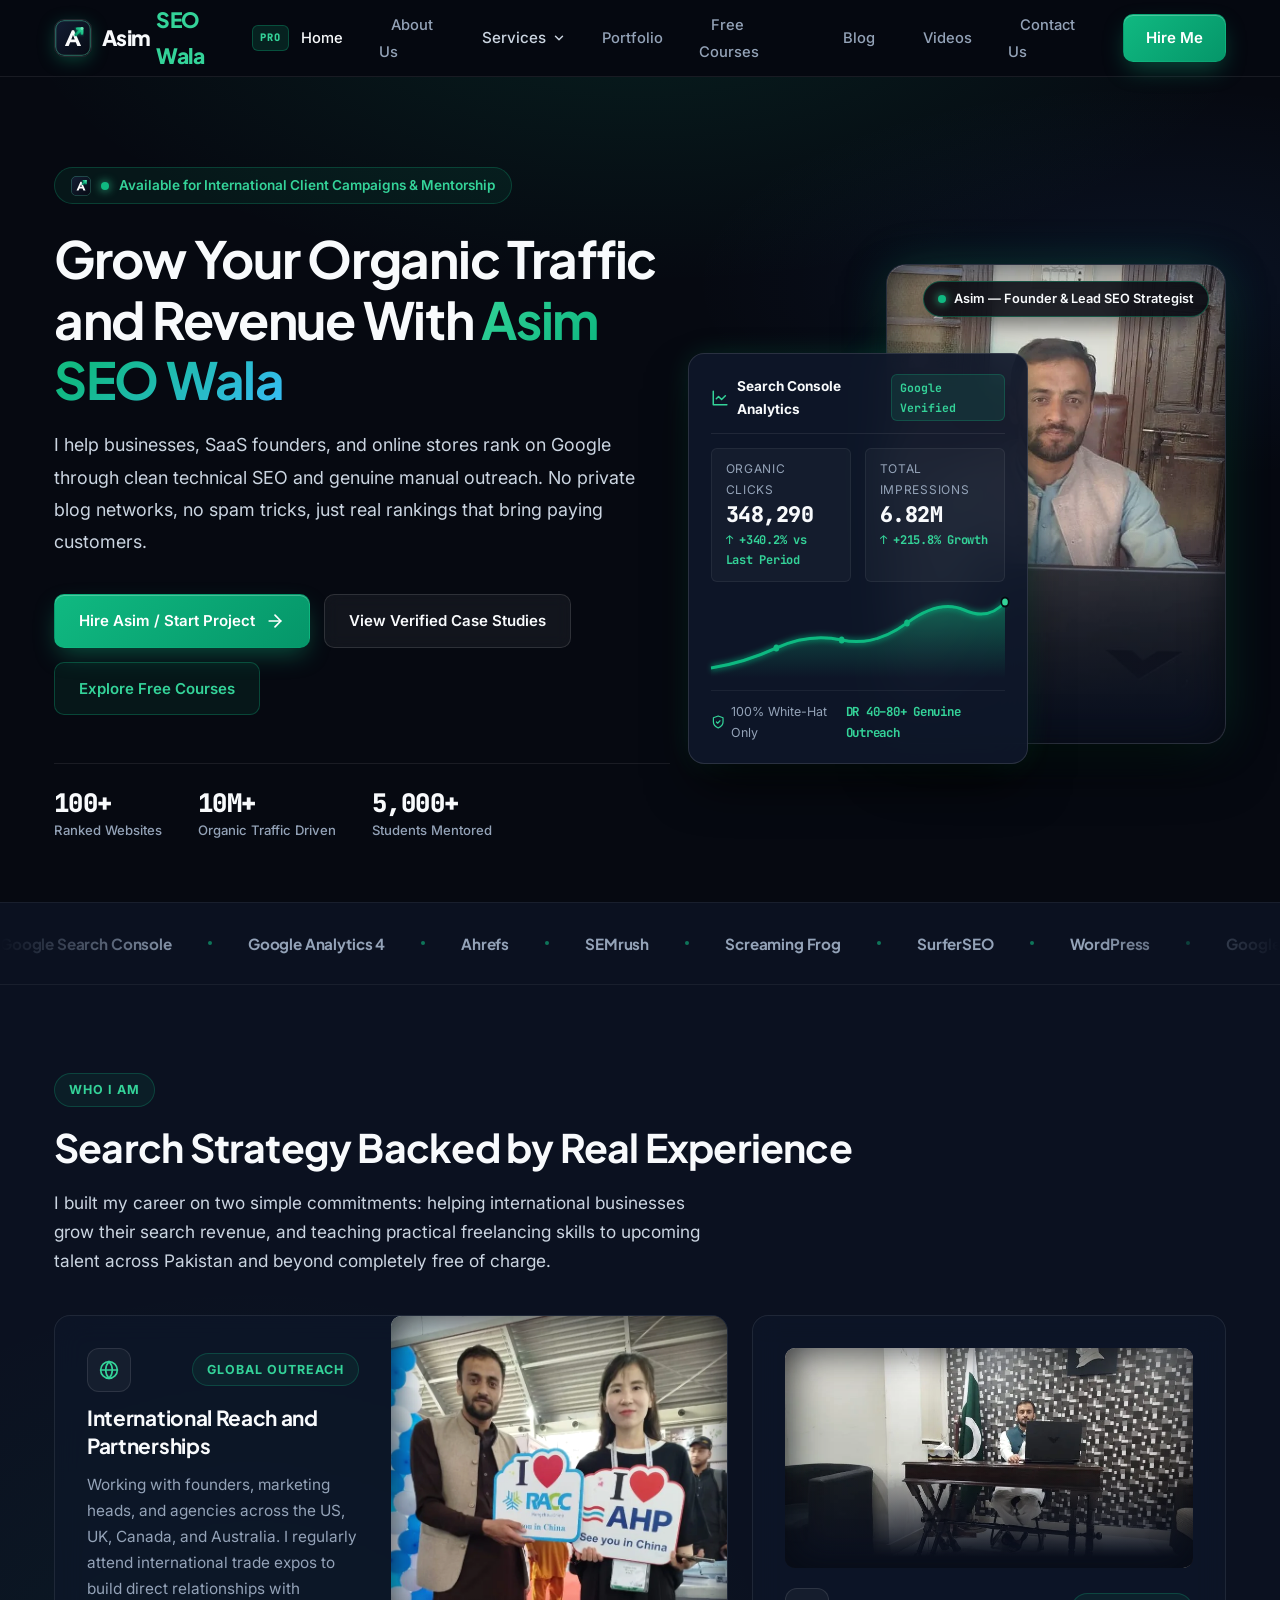
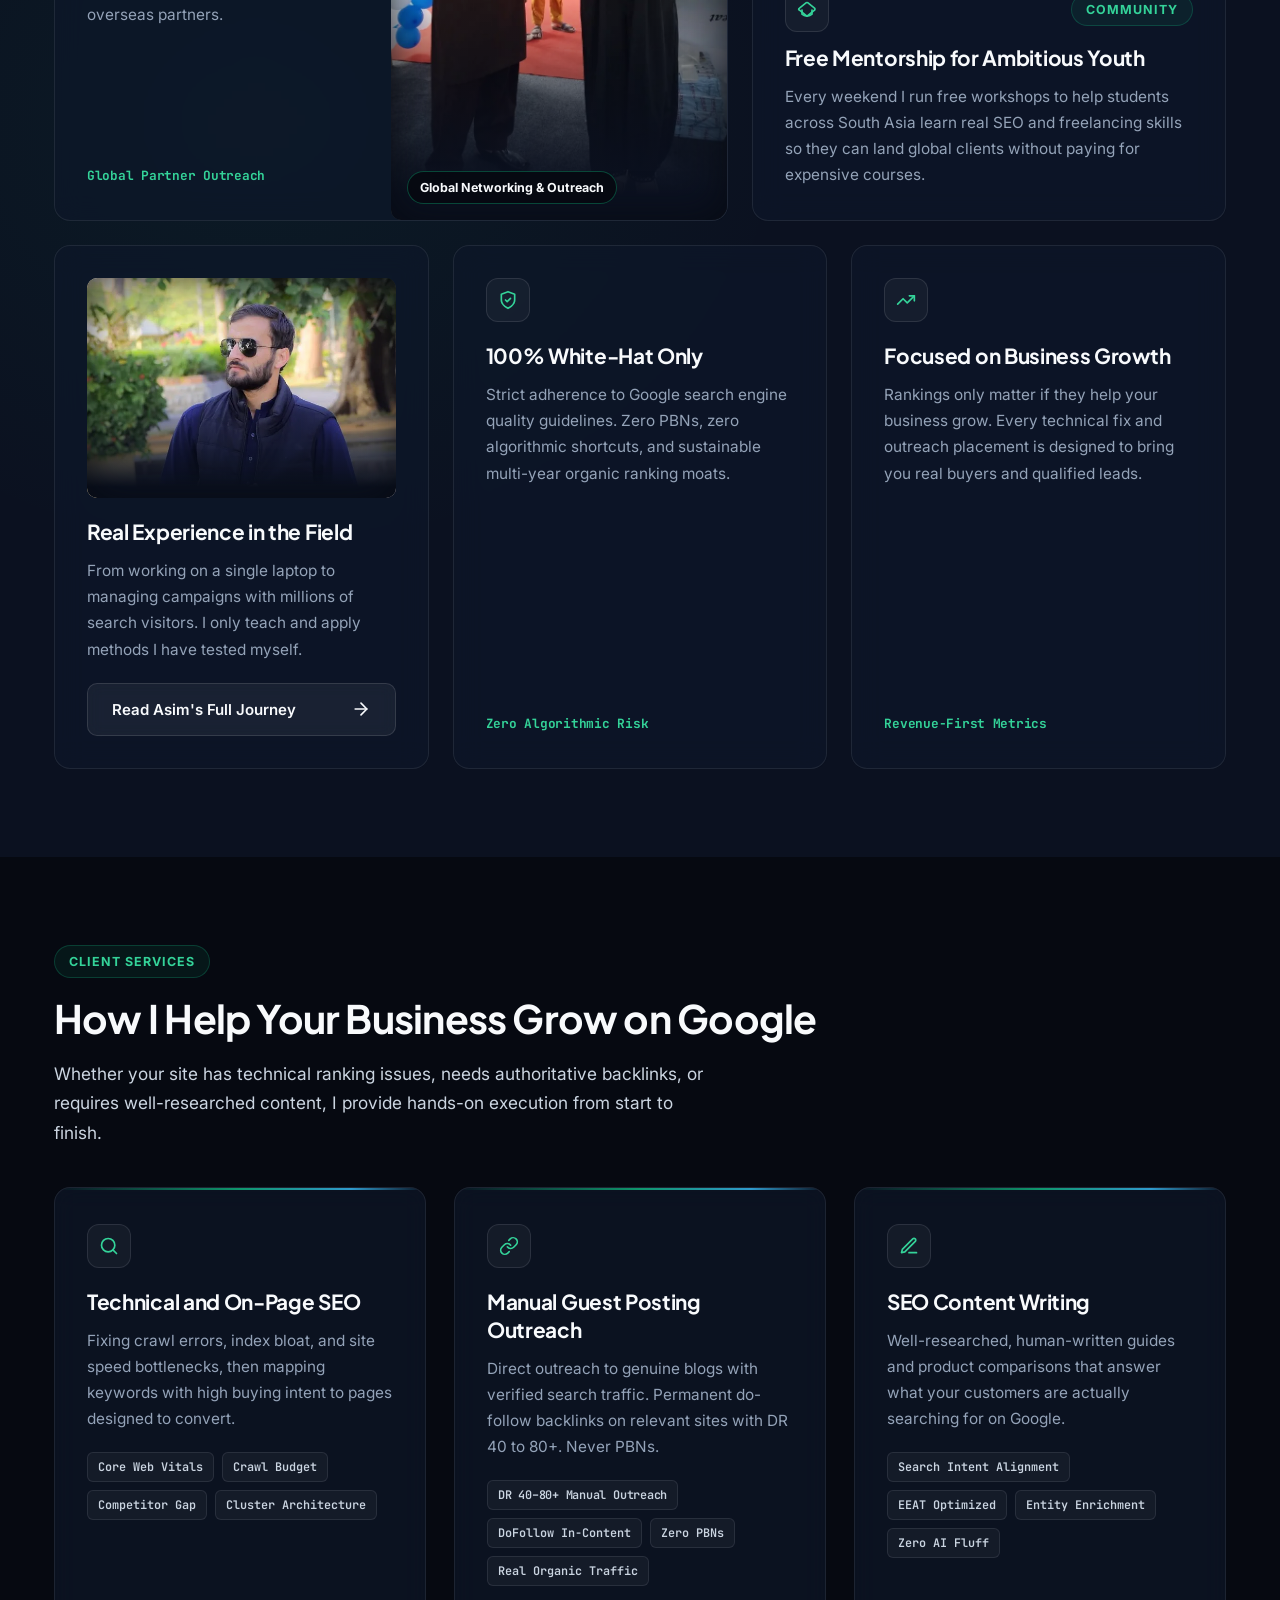
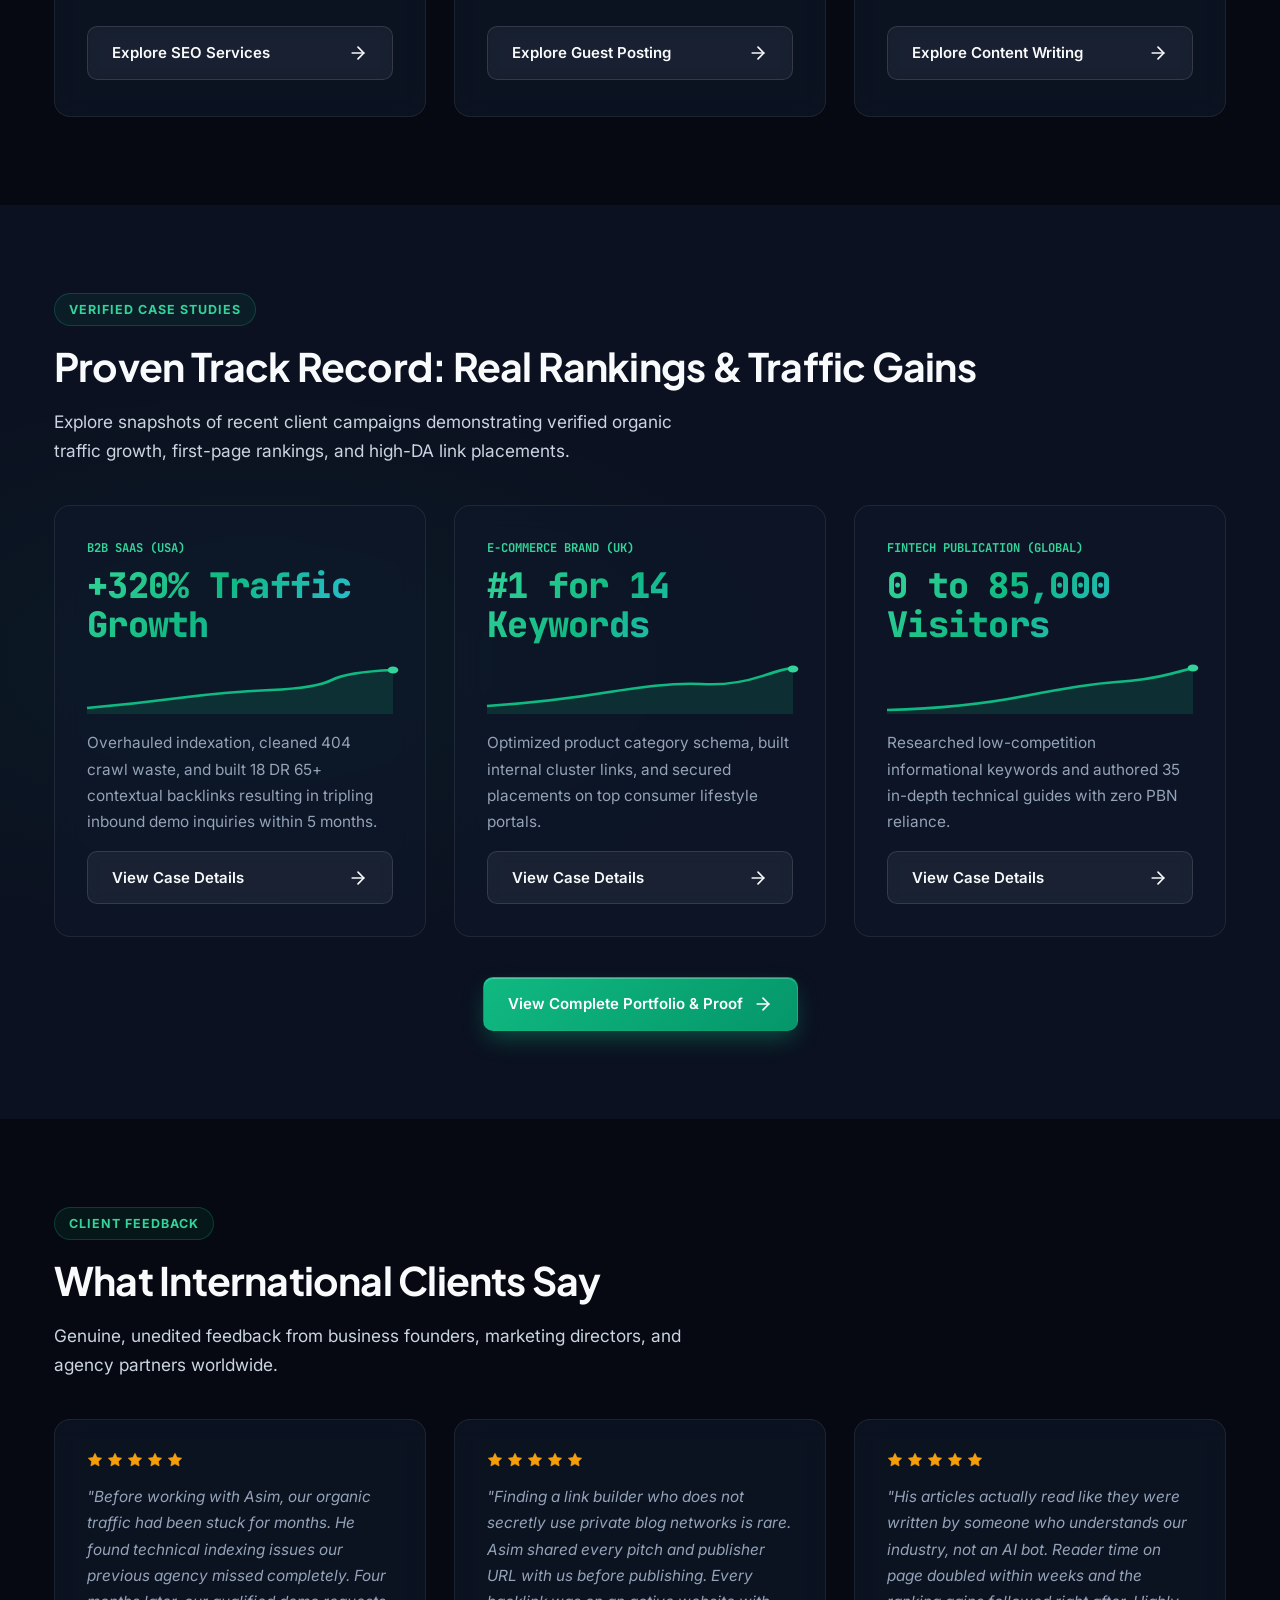
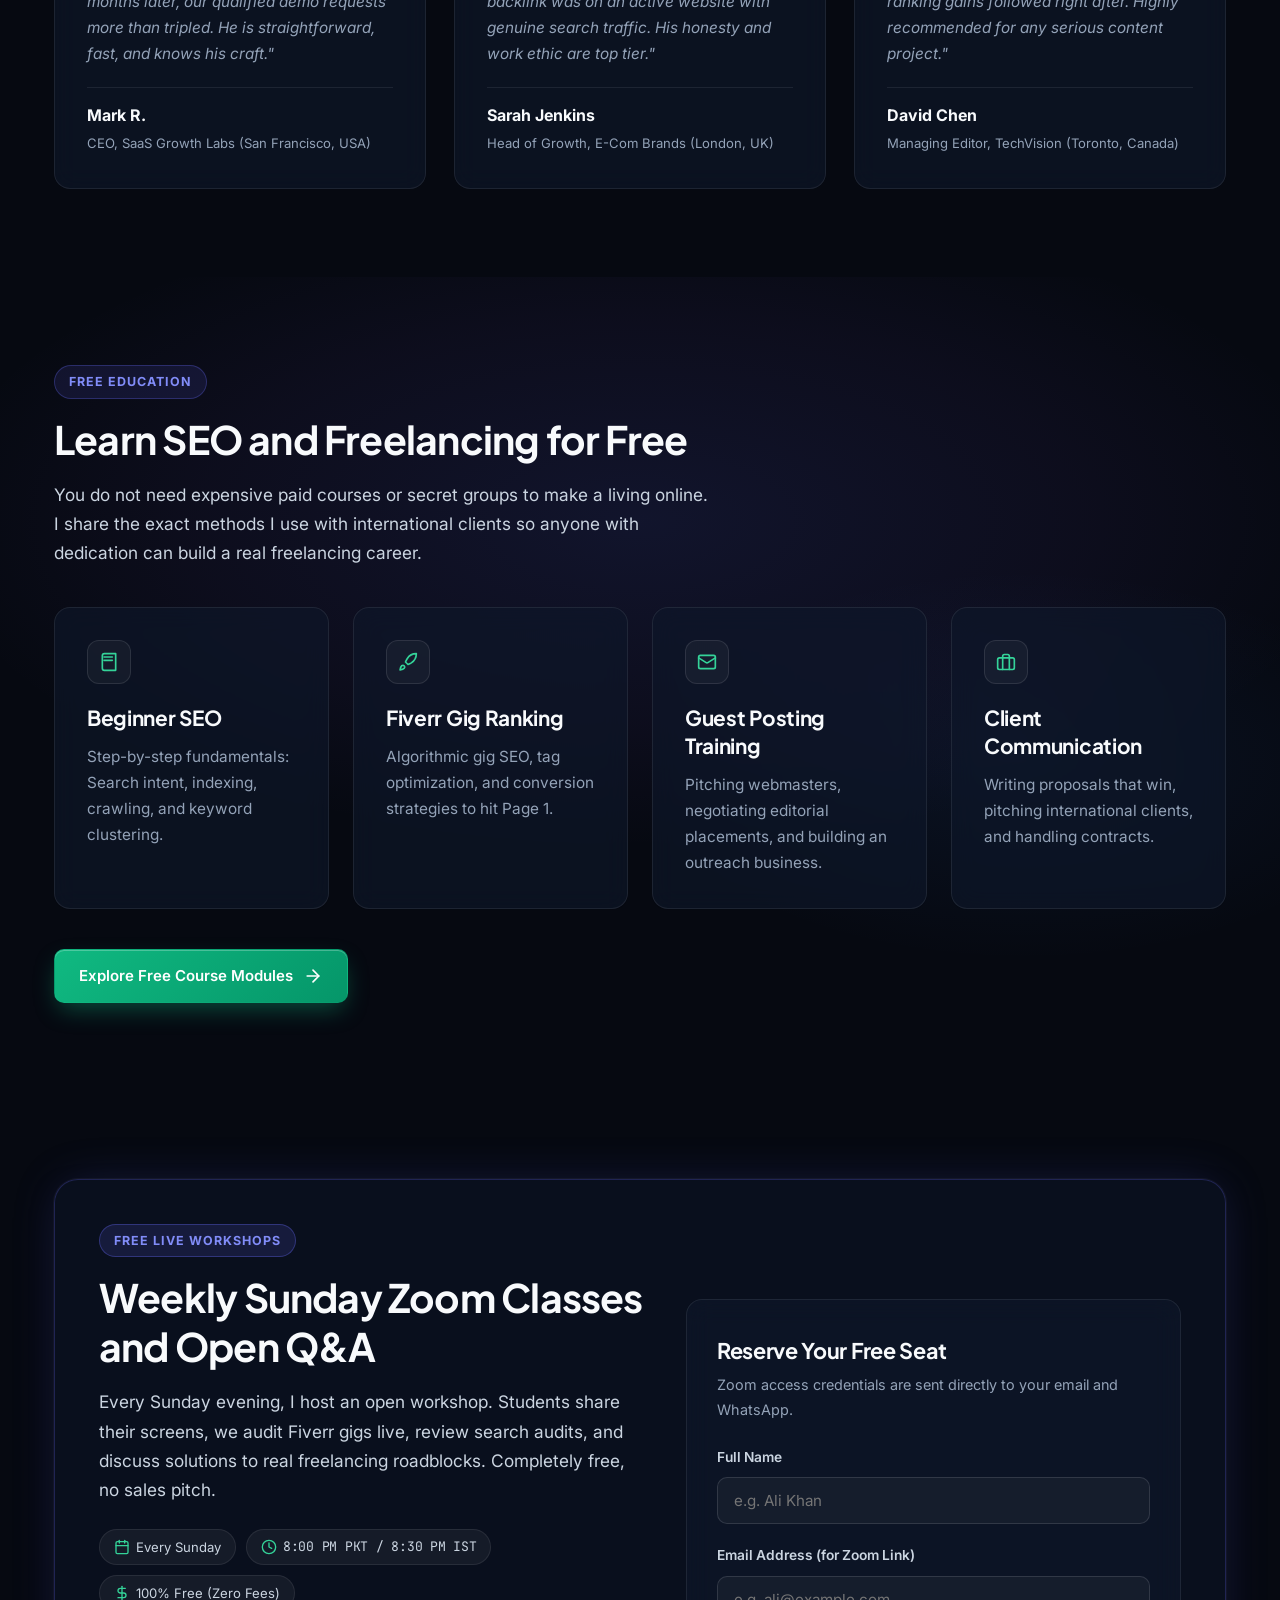
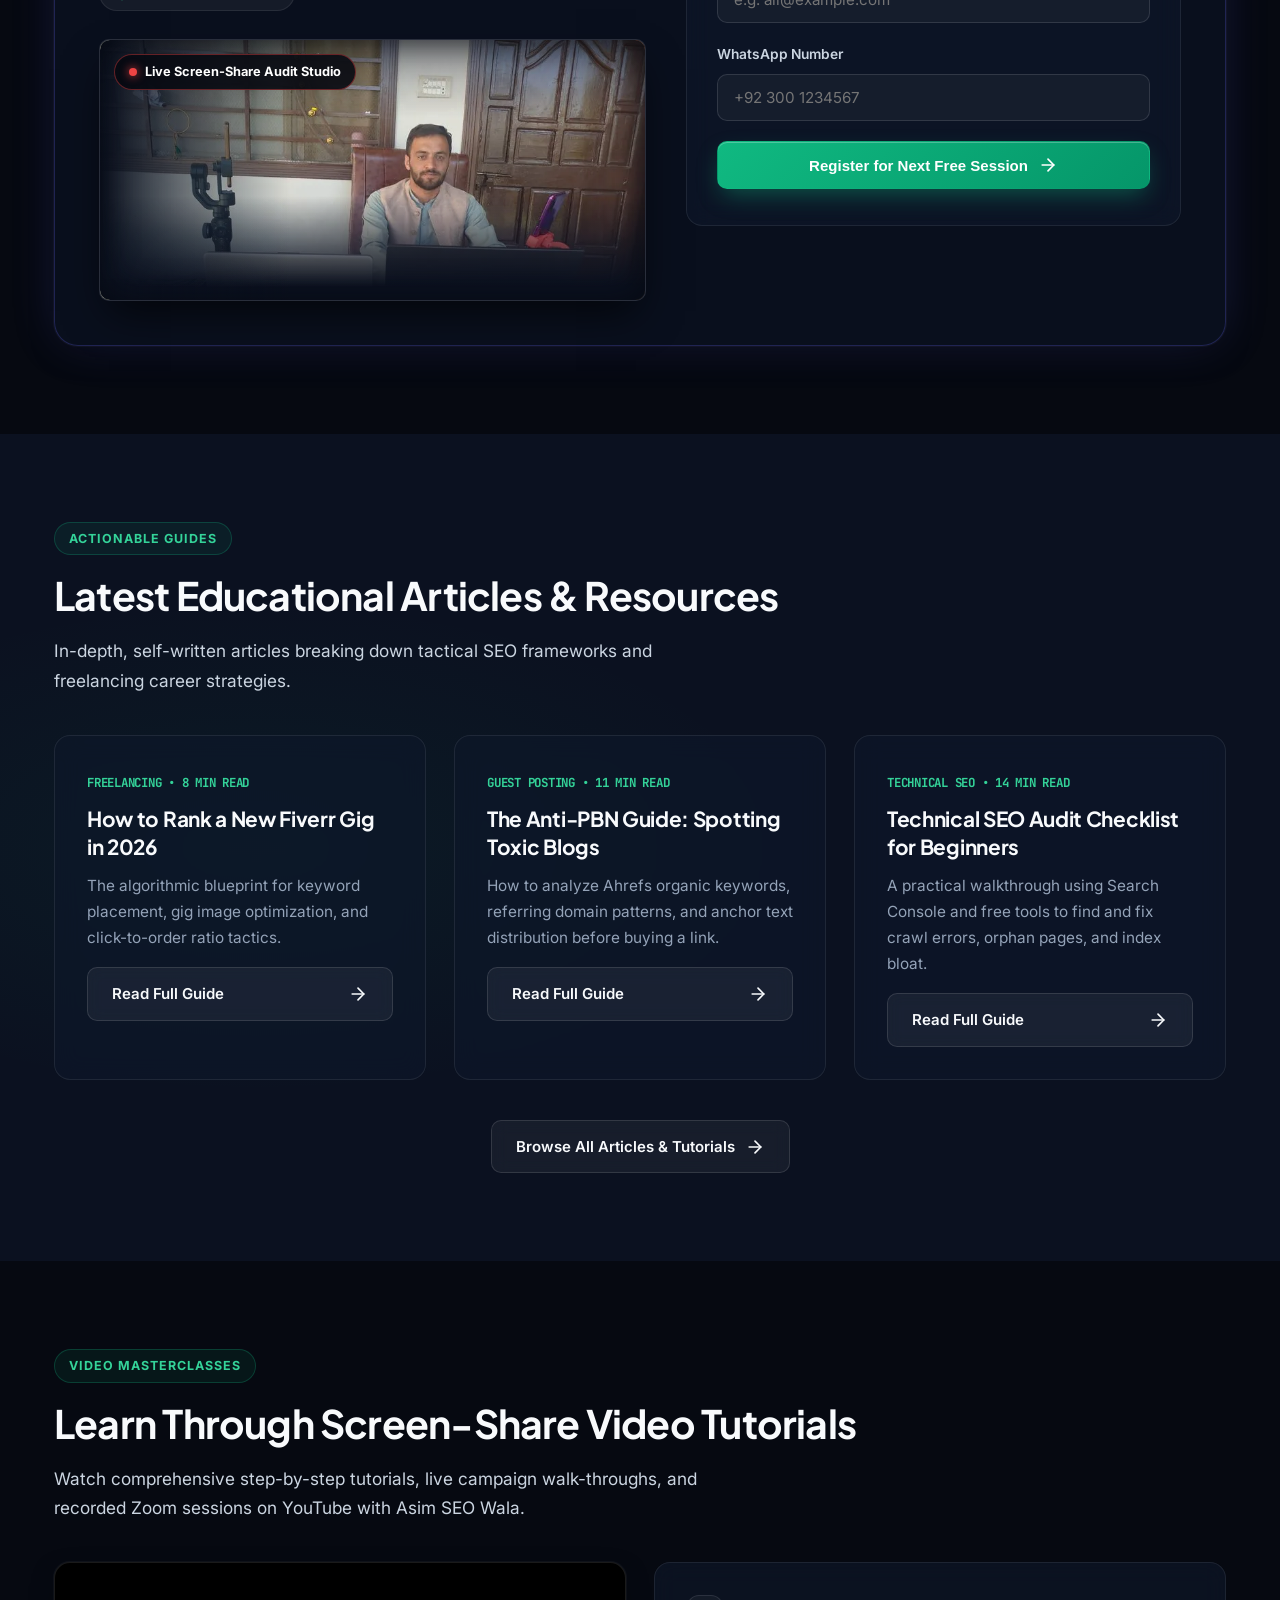
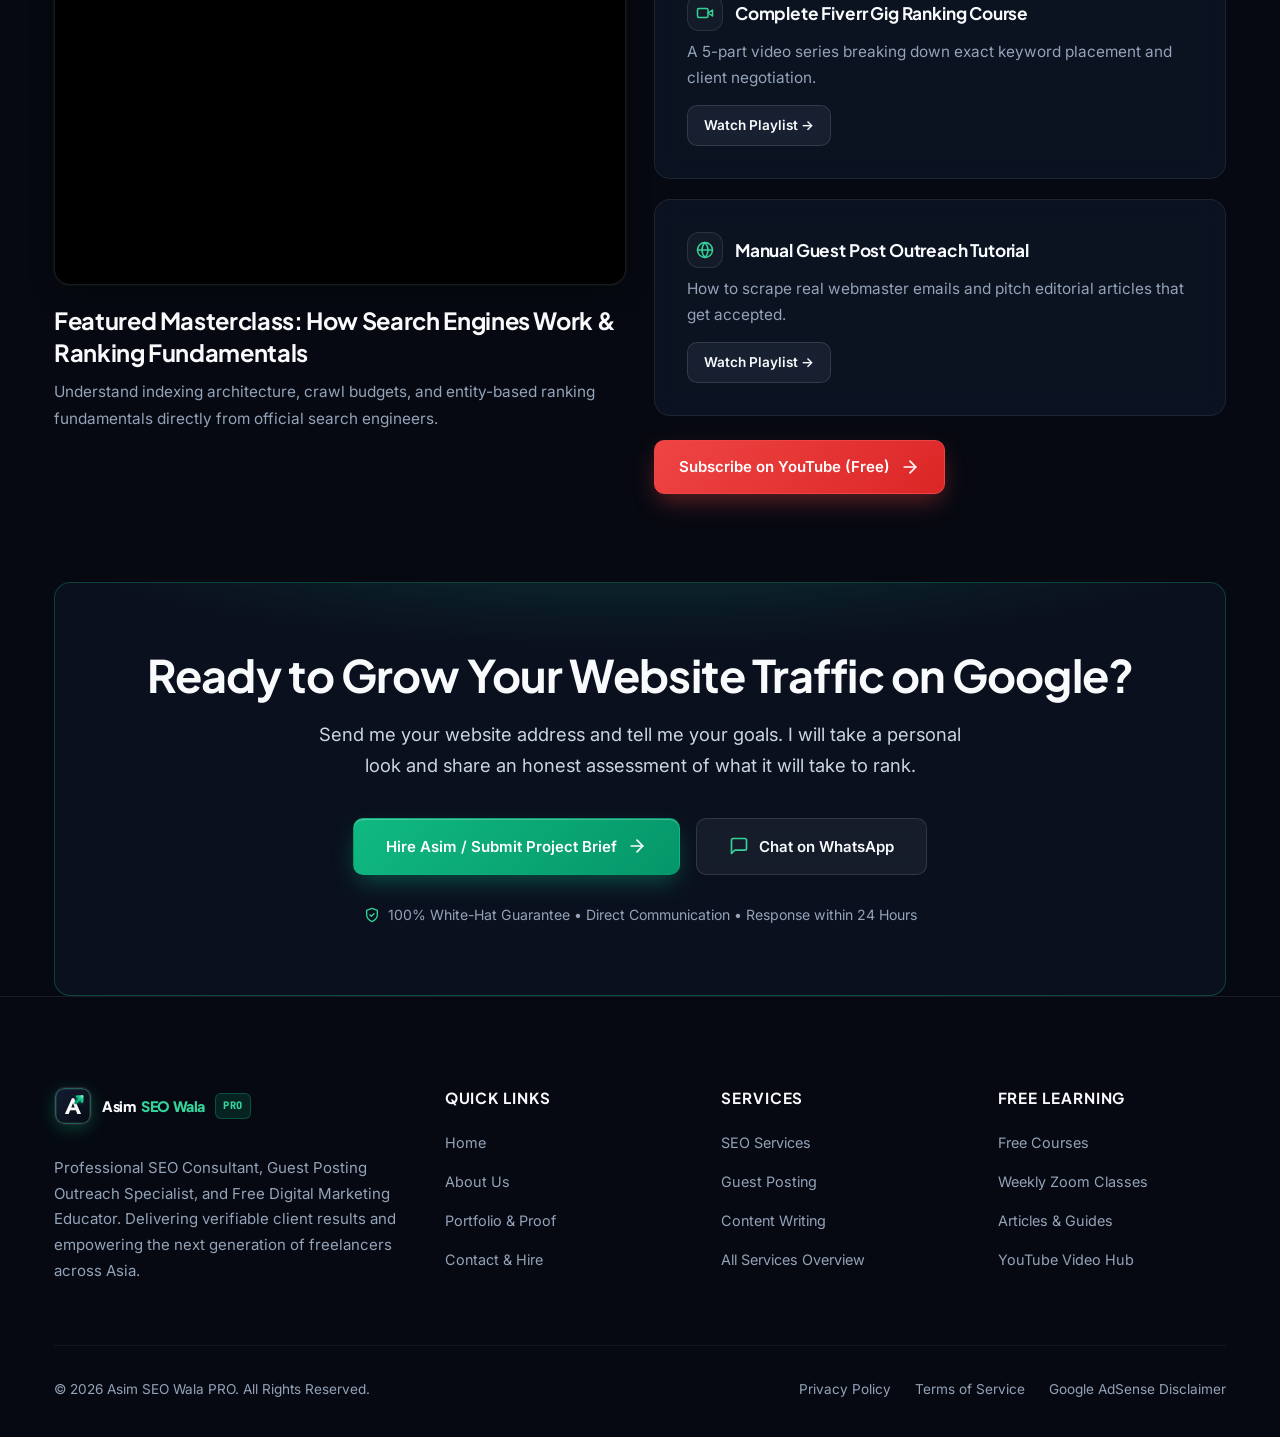
<file: index.html>
<!DOCTYPE html>
<html lang="en">
<head>
  <meta charset="UTF-8">
  <meta name="viewport" content="width=device-width, initial-scale=1.0">
  <title>Asim SEO Wala PRO | International SEO Consultant, Outreach Specialist & Educator</title>
  <meta name="description" content="Scale predictable organic revenue with Asim SEO Wala. High-authority guest posting, technical SEO consulting, and 100% free digital marketing training across Asia.">
  <link rel="icon" type="image/svg+xml" href="assets/images/favicon.svg">
  <link rel="canonical" href="https://personal-brand-portfolio-three.vercel.app/">

  <!-- Open Graph / Facebook / WhatsApp -->
  <meta property="og:type" content="website">
  <meta property="og:site_name" content="Asim SEO Wala PRO">
  <meta property="og:title" content="Asim SEO Wala PRO | International SEO Consultant, Outreach Specialist & Educator">
  <meta property="og:description" content="Scale predictable organic revenue with Asim SEO Wala. High-authority guest posting, technical SEO consulting, and 100% free digital marketing training.">
  <meta property="og:url" content="https://personal-brand-portfolio-three.vercel.app/">
  <meta property="og:image" content="https://personal-brand-portfolio-three.vercel.app/assets/images/asim-hero-headshot.jpg">

  <!-- Twitter / X -->
  <meta name="twitter:card" content="summary_large_image">
  <meta name="twitter:title" content="Asim SEO Wala PRO | International SEO Consultant & Educator">
  <meta name="twitter:description" content="Scale predictable organic revenue with data-driven SEO, manual guest posting, and 100% free digital skills training.">
  <meta name="twitter:image" content="https://personal-brand-portfolio-three.vercel.app/assets/images/asim-hero-headshot.jpg">

  <!-- Structured Data JSON-LD Schema -->
  <script type="application/ld+json">
  {
    "@context": "https://schema.org",
    "@graph": [
      {
        "@type": "Person",
        "@id": "https://personal-brand-portfolio-three.vercel.app/#person",
        "name": "Asim SEO Wala",
        "url": "https://personal-brand-portfolio-three.vercel.app",
        "image": "https://personal-brand-portfolio-three.vercel.app/assets/images/asim-hero-headshot.jpg",
        "jobTitle": "Lead SEO Strategist & Outreach Consultant",
        "description": "International SEO consultant, guest posting specialist, and digital marketing educator offering high-impact organic growth services.",
        "knowsAbout": [
          "Search Engine Optimization (SEO)",
          "Manual Guest Posting Outreach",
          "Technical SEO Auditing",
          "High-Impact Content Writing",
          "Core Web Vitals",
          "Fiverr Freelancing Mentorship"
        ]
      },
      {
        "@type": "ProfessionalService",
        "@id": "https://personal-brand-portfolio-three.vercel.app/#business",
        "name": "Asim SEO Wala PRO",
        "url": "https://personal-brand-portfolio-three.vercel.app",
        "founder": {
          "@id": "https://personal-brand-portfolio-three.vercel.app/#person"
        },
        "image": "https://personal-brand-portfolio-three.vercel.app/assets/images/asim-hero-headshot.jpg",
        "priceRange": "$$",
        "currenciesAccepted": "USD, EUR, GBP, PKR",
        "areaServed": ["United States", "United Kingdom", "Canada", "Australia", "Worldwide"],
        "hasOfferCatalog": {
          "@type": "OfferCatalog",
          "name": "Organic Search & Digital Marketing Services",
          "itemListElement": [
            {
              "@type": "Offer",
              "itemOffered": {
                "@type": "Service",
                "name": "Technical & Strategic SEO Consulting"
              }
            },
            {
              "@type": "Offer",
              "itemOffered": {
                "@type": "Service",
                "name": "Authority Guest Posting Outreach (DR 40-80+)"
              }
            },
            {
              "@type": "Offer",
              "itemOffered": {
                "@type": "Service",
                "name": "SEO Content Writing & Entity Optimization"
              }
            }
          ]
        }
      }
    ]
  }
  </script>

  <link rel="preconnect" href="https://fonts.googleapis.com">
  <link rel="preconnect" href="https://fonts.gstatic.com" crossorigin>
  <link rel="preload" as="style" href="https://fonts.googleapis.com/css2?family=Inter:wght@400;500;600;700&family=JetBrains+Mono:wght@500;600;700;800&family=Plus+Jakarta+Sans:wght@500;600;700;800&display=swap">
  <link rel="stylesheet" href="https://fonts.googleapis.com/css2?family=Inter:wght@400;500;600;700&family=JetBrains+Mono:wght@500;600;700;800&family=Plus+Jakarta+Sans:wght@500;600;700;800&display=swap" media="print" onload="this.media='all'">
  <noscript>
    <link rel="stylesheet" href="https://fonts.googleapis.com/css2?family=Inter:wght@400;500;600;700&family=JetBrains+Mono:wght@500;600;700;800&family=Plus+Jakarta+Sans:wght@500;600;700;800&display=swap">
  </noscript>
  <link rel="preload" as="image" href="assets/images/asim-hero-headshot.webp" type="image/webp" fetchpriority="high">
  <link rel="stylesheet" href="assets/css/styles.min.css">
</head>
<body>

  <!-- ==========================================================================
       SECTION 01: Header & Sticky Blurred Glass Navigation
       ========================================================================== -->
  <header class="site-header">
    <div class="container nav-container">
      <a href="index.html" class="site-logo">
        <img src="assets/images/logo.svg" alt="Asim SEO Wala Logo" class="site-logo-icon" width="38" height="38">
        <span class="logo-text-wrap">
          <span class="logo-brand">Asim</span> <span class="logo-tag">SEO Wala</span><span class="logo-badge">PRO</span>
        </span>
      </a>

      <button class="mobile-toggle" aria-label="Toggle navigation">
        <svg class="icon" viewBox="0 0 24 24"><line x1="4" x2="20" y1="12" y2="12"/><line x1="4" x2="20" y1="6" y2="6"/><line x1="4" x2="20" y1="18" y2="18"/></svg>
      </button>

      <ul class="nav-menu">
        <li class="nav-item"><a href="index.html" class="nav-link active">Home</a></li>
        <li class="nav-item"><a href="about.html" class="nav-link">About Us</a></li>
        <li class="nav-item has-dropdown">
          <button type="button" class="nav-link dropdown-toggle" aria-expanded="false">
            <span>Services</span>
            <svg class="icon dropdown-chevron" viewBox="0 0 24 24"><polyline points="6 9 12 15 18 9"/></svg>
          </button>
          <ul class="dropdown-menu">
            <li class="dropdown-item">
              <a href="services-seo.html">
                <span style="display: flex; align-items: center; gap: 8px;">
                  <svg class="icon" viewBox="0 0 24 24" style="color: var(--c-emerald-400); width: 16px; height: 16px;"><circle cx="11" cy="11" r="8"/><path d="m21 21-4.3-4.3"/></svg>
                  SEO Services
                </span>
                <svg class="icon" viewBox="0 0 24 24" style="width: 14px; height: 14px; opacity: 0.5;"><path d="M5 12h14"/><path d="m12 5 7 7-7 7"/></svg>
              </a>
            </li>
            <li class="dropdown-item">
              <a href="services-guest-posting.html">
                <span style="display: flex; align-items: center; gap: 8px;">
                  <svg class="icon" viewBox="0 0 24 24" style="color: var(--c-emerald-400); width: 16px; height: 16px;"><path d="M10 13a5 5 0 0 0 7.54.54l3-3a5 5 0 0 0-7.07-7.07l-1.72 1.71"/><path d="M14 11a5 5 0 0 0-7.54-.54l-3 3a5 5 0 0 0 7.07 7.07l1.71-1.71"/></svg>
                  Guest Posting
                </span>
                <svg class="icon" viewBox="0 0 24 24" style="width: 14px; height: 14px; opacity: 0.5;"><path d="M5 12h14"/><path d="m12 5 7 7-7 7"/></svg>
              </a>
            </li>
            <li class="dropdown-item">
              <a href="services-content-writing.html">
                <span style="display: flex; align-items: center; gap: 8px;">
                  <svg class="icon" viewBox="0 0 24 24" style="color: var(--c-emerald-400); width: 16px; height: 16px;"><path d="M12 20h9"/><path d="M16.5 3.5a2.121 2.121 0 0 1 3 3L7 19l-4 1 1-4L16.5 3.5z"/></svg>
                  Content Writing
                </span>
                <svg class="icon" viewBox="0 0 24 24" style="width: 14px; height: 14px; opacity: 0.5;"><path d="M5 12h14"/><path d="m12 5 7 7-7 7"/></svg>
              </a>
            </li>
            <li class="dropdown-item" style="border-top: 1px solid rgba(255, 255, 255, 0.08); margin-top: 4px; padding-top: 4px;">
              <a href="services.html" style="color: var(--c-emerald-400); font-weight: 600;">
                <span>All Services Overview</span>
                <svg class="icon" viewBox="0 0 24 24" style="width: 14px; height: 14px;"><path d="M5 12h14"/><path d="m12 5 7 7-7 7"/></svg>
              </a>
            </li>
          </ul>
        </li>
        <li class="nav-item"><a href="portfolio.html" class="nav-link">Portfolio</a></li>
        <li class="nav-item"><a href="free-courses.html" class="nav-link">Free Courses</a></li>
        <li class="nav-item"><a href="blog.html" class="nav-link">Blog</a></li>
        <li class="nav-item"><a href="videos.html" class="nav-link">Videos</a></li>
        <li class="nav-item"><a href="contact.html" class="nav-link">Contact Us</a></li>
        <li class="nav-item"><a href="contact.html" class="btn btn-primary" style="padding: 10px 22px;">Hire Me</a></li>
      </ul>
    </div>
  </header>

  <main>
    <!-- ==========================================================================
         SECTION 02: Hero Section with Layered Portrait & Glowing Spline Area Chart
         ========================================================================== -->
    <section class="hero-section">
      <div class="container hero-grid">
        <div>
          <div class="status-pill">
            <img src="assets/images/logo.svg" alt="Asim SEO Wala Icon" style="width: 20px; height: 20px; border-radius: 5px; flex-shrink: 0;" width="20" height="20">
            <span class="pulse-indicator"></span> Available for International Client Campaigns & Mentorship
          </div>
          <h1>
            Grow Your Organic Traffic and Revenue With <span class="gradient-title">Asim SEO Wala</span>
          </h1>
          <p class="hero-description">
            I help businesses, SaaS founders, and online stores rank on Google through clean technical SEO and genuine manual outreach. No private blog networks, no spam tricks, just real rankings that bring paying customers.
          </p>
          <div class="hero-cta-group">
            <a href="contact.html" class="btn btn-primary">
              <span>Hire Asim / Start Project</span>
              <svg class="icon" viewBox="0 0 24 24"><path d="M5 12h14"/><path d="m12 5 7 7-7 7"/></svg>
            </a>
            <a href="portfolio.html" class="btn btn-secondary">View Verified Case Studies</a>
            <a href="free-courses.html" class="btn btn-outline-green">Explore Free Courses</a>
          </div>
          <div class="hero-proof-strip">
            <div class="proof-metric">
              <strong class="mono-metric">100+</strong>
              <span>Ranked Websites</span>
            </div>
            <div class="proof-metric">
              <strong class="mono-metric">10M+</strong>
              <span>Organic Traffic Driven</span>
            </div>
            <div class="proof-metric">
              <strong class="mono-metric">5,000+</strong>
              <span>Students Mentored</span>
            </div>
          </div>
        </div>

        <div>
          <!-- Ultra-Modern Layered Composition: Studio Portrait + Search Console Spline Area Chart -->
          <div class="hero-stage-container">
            <div class="hero-ambient-glow"></div>
            <div class="hero-portrait-frame">
              <span class="hero-portrait-badge">
                <span class="pulse-indicator"></span> Asim — Founder & Lead SEO Strategist
              </span>
              <picture>
                <source srcset="assets/images/asim-hero-headshot.webp" type="image/webp">
                <img src="assets/images/asim-hero-headshot.jpg" alt="Asim - Founder & Lead SEO Strategist" class="hero-portrait-img" width="600" height="750" fetchpriority="high">
              </picture>
            </div>

            <!-- Overlapping Search Console Analytics Card -->
            <div class="seo-console-overlap-card">
              <div class="console-header">
                <div class="console-header-brand">
                  <svg class="icon" viewBox="0 0 24 24" style="color: var(--c-emerald-400);"><path d="M3 3v18h18"/><path d="m19 9-5 5-4-4-3 3"/></svg>
                  <span>Search Console Analytics</span>
                </div>
                <span class="console-header-badge">Google Verified</span>
              </div>

              <div class="console-metrics-row">
                <div class="console-stat-box">
                  <div class="stat-label">Organic Clicks</div>
                  <div class="stat-val mono-metric">348,290</div>
                  <div class="stat-growth mono-metric">↑ +340.2% vs Last Period</div>
                </div>
                <div class="console-stat-box">
                  <div class="stat-label">Total Impressions</div>
                  <div class="stat-val mono-metric">6.82M</div>
                  <div class="stat-growth mono-metric">↑ +215.8% Growth</div>
                </div>
              </div>

              <!-- Glowing SVG Smooth Spline Area Chart -->
              <div class="console-spline-box">
                <svg class="spline-svg" viewBox="0 0 360 80" preserveAspectRatio="none">
                  <defs>
                    <linearGradient id="spline-grad" x1="0%" y1="0%" x2="0%" y2="100%">
                      <stop offset="0%" stop-color="#10b981" stop-opacity="0.45" />
                      <stop offset="100%" stop-color="#10b981" stop-opacity="0.0" />
                    </linearGradient>
                    <filter id="glow" x="-20%" y="-20%" width="140%" height="140%">
                      <feGaussianBlur stdDeviation="3" result="blur" />
                      <feComposite in="SourceGraphic" in2="blur" operator="over" />
                    </filter>
                  </defs>
                  <!-- Gradient Area -->
                  <path d="M 0,70 Q 40,65 80,50 T 160,42 T 240,25 T 310,12 T 360,4 L 360,80 L 0,80 Z" fill="url(#spline-grad)" />
                  <!-- Glowing Spline Line -->
                  <path d="M 0,70 Q 40,65 80,50 T 160,42 T 240,25 T 310,12 T 360,4" fill="none" stroke="#10b981" stroke-width="3" filter="url(#glow)" />
                  <!-- Accent Data Points -->
                  <circle cx="80" cy="50" r="3.5" fill="#10b981" />
                  <circle cx="160" cy="42" r="3.5" fill="#10b981" />
                  <circle cx="240" cy="25" r="3.5" fill="#10b981" />
                  <circle cx="360" cy="4" r="4.5" fill="#34d399" stroke="#060911" stroke-width="2" />
                </svg>
              </div>

              <div class="console-verified-footer">
                <span style="display: inline-flex; align-items: center; gap: 6px;">
                  <svg class="icon" viewBox="0 0 24 24" style="color: var(--c-emerald-400); width: 16px; height: 16px;"><path d="M12 22s8-4 8-10V5l-8-3-8 3v7c0 6 8 10 8 10z"/><path d="m9 12 2 2 4-4"/></svg>
                  100% White-Hat Only
                </span>
                <span class="mono-metric" style="font-weight: 700; color: var(--c-emerald-400);">DR 40–80+ Genuine Outreach</span>
              </div>
            </div>
          </div>
        </div>
      </div>
    </section>

    <!-- ==========================================================================
         SECTION 02B: Infinite Scrolling SEO Tools Marquee / Ticker
         ========================================================================== -->
    <div class="logo-ticker-section">
      <div class="ticker-fade-mask">
        <div class="ticker-track">
          <!-- Marquee Track Group 1 -->
          <div class="ticker-content">
            <span class="ticker-item">Google Search Console</span>
            <span class="ticker-dot"></span>
            <span class="ticker-item">Google Analytics 4</span>
            <span class="ticker-dot"></span>
            <span class="ticker-item">Ahrefs</span>
            <span class="ticker-dot"></span>
            <span class="ticker-item">SEMrush</span>
            <span class="ticker-dot"></span>
            <span class="ticker-item">Screaming Frog</span>
            <span class="ticker-dot"></span>
            <span class="ticker-item">SurferSEO</span>
            <span class="ticker-dot"></span>
            <span class="ticker-item">WordPress</span>
            <span class="ticker-dot"></span>
          </div>
          <!-- Marquee Track Group 2 (Duplicate for Seamless Loop) -->
          <div class="ticker-content">
            <span class="ticker-item">Google Search Console</span>
            <span class="ticker-dot"></span>
            <span class="ticker-item">Google Analytics 4</span>
            <span class="ticker-dot"></span>
            <span class="ticker-item">Ahrefs</span>
            <span class="ticker-dot"></span>
            <span class="ticker-item">SEMrush</span>
            <span class="ticker-dot"></span>
            <span class="ticker-item">Screaming Frog</span>
            <span class="ticker-dot"></span>
            <span class="ticker-item">SurferSEO</span>
            <span class="ticker-dot"></span>
            <span class="ticker-item">WordPress</span>
            <span class="ticker-dot"></span>
          </div>
        </div>
      </div>
    </div>

    <!-- ==========================================================================
         SECTION 03: "WHO I AM" -> Asymmetrical Bento Grid with Real Visual Proof
         ========================================================================== -->
    <section class="bg-alt">
      <div class="container">
        <span class="pill-badge">WHO I AM</span>
        <h2>Search Strategy Backed by Real Experience</h2>
        <p class="section-subtext">
          I built my career on two simple commitments: helping international businesses grow their search revenue, and teaching practical freelancing skills to upcoming talent across Pakistan and beyond completely free of charge.
        </p>

        <!-- Asymmetrical Bento Grid -->
        <div class="bento-grid">
          <!-- Bento Card 1 (Large Span: China Expo 2-Column Split Feature) -->
          <div class="bento-card bento-span-7 bento-split-card">
            <div class="bento-split-left">
              <div style="display: flex; align-items: center; justify-content: space-between; margin-bottom: 12px;">
                <div class="icon-box">
                  <svg class="icon" viewBox="0 0 24 24"><circle cx="12" cy="12" r="10"/><path d="M12 2a14.5 14.5 0 0 0 0 20 14.5 14.5 0 0 0 0-20"/><path d="M2 12h20"/></svg>
                </div>
                <span class="pill-badge" style="margin-bottom: 0;">Global Outreach</span>
              </div>
              <h3 class="card-title">International Reach and Partnerships</h3>
              <p class="card-text">
                Working with founders, marketing heads, and agencies across the US, UK, Canada, and Australia. I regularly attend international trade expos to build direct relationships with overseas partners.
              </p>
              <div style="margin-top: auto; padding-top: 18px;">
                <span class="mono-metric" style="font-size: 0.8rem; color: var(--c-emerald-400); font-weight: 700;">Global Partner Outreach</span>
              </div>
            </div>
            <div class="bento-split-right editorial-img-wrap">
              <picture>
                <source srcset="assets/images/asim-china-expo.webp" type="image/webp">
                <img src="assets/images/asim-china-expo.jpg" alt="Asim at International RACC Expo" class="crop-china-expo-vertical" width="799" height="1066" loading="lazy" decoding="async">
              </picture>
              <div class="bento-img-badge-overlay">
                <span>Global Networking & Outreach</span>
              </div>
            </div>
          </div>

          <!-- Bento Card 2 (Medium Span: Executive Desk with Pakistan Flag - Image at TOP) -->
          <div class="bento-card bento-span-5">
            <div class="editorial-img-wrap" style="margin-bottom: 20px;">
              <picture>
                <source srcset="assets/images/asim-executive-desk.webp" type="image/webp">
                <img src="assets/images/asim-executive-desk.jpg" alt="Asim at Executive Desk with Pakistan Flag" class="crop-pakistan-desk-top" width="800" height="600" loading="lazy" decoding="async">
              </picture>
            </div>
            <div style="display: flex; align-items: center; justify-content: space-between; margin-bottom: 12px;">
              <div class="icon-box">
                <svg class="icon" viewBox="0 0 24 24"><path d="M21.42 10.922a1 1 0 0 0-.019-.838L12.83 3.18a2 2 0 0 0-1.66 0L2.6 10.084a1 1 0 0 0 0 1.832l8.57 6.908a2 2 0 0 0 1.66 0l8.57-6.908a1 1 0 0 0 .02-.994z"/><path d="M6 12v5c3 3 9 3 12 0v-5"/></svg>
              </div>
              <span class="pill-badge" style="margin-bottom: 0;">Community</span>
            </div>
            <h3 class="card-title">Free Mentorship for Ambitious Youth</h3>
            <p class="card-text">
              Every weekend I run free workshops to help students across South Asia learn real SEO and freelancing skills so they can land global clients without paying for expensive courses.
            </p>
          </div>

          <!-- Bento Card 3 (Medium Span: Outdoor Sunglasses Portrait - Image at TOP) -->
          <div class="bento-card bento-span-4">
            <div class="editorial-img-wrap" style="margin-bottom: 20px;">
              <picture>
                <source srcset="assets/images/asim-outdoor-vest.webp" type="image/webp">
                <img src="assets/images/asim-outdoor-vest.jpg" alt="Asim - Founder Story" class="crop-outdoor-vest-top" width="600" height="900" loading="lazy" decoding="async">
              </picture>
            </div>
            <h3 class="card-title">Real Experience in the Field</h3>
            <p class="card-text" style="margin-bottom: 20px;">
              From working on a single laptop to managing campaigns with millions of search visitors. I only teach and apply methods I have tested myself.
            </p>
            <a href="about.html" class="btn btn-secondary" style="width: 100%; justify-content: space-between; margin-top: auto;">
              <span>Read Asim's Full Journey</span>
              <svg class="icon" viewBox="0 0 24 24"><path d="M5 12h14"/><path d="m12 5 7 7-7 7"/></svg>
            </a>
          </div>

          <!-- Bento Card 4 (Clean Glassmorphic Card: 100% White-Hat) -->
          <div class="bento-card bento-span-4">
            <div class="icon-box" style="margin-bottom: 20px;">
              <svg class="icon" viewBox="0 0 24 24"><path d="M12 22s8-4 8-10V5l-8-3-8 3v7c0 6 8 10 8 10z"/><path d="m9 12 2 2 4-4"/></svg>
            </div>
            <h3 class="card-title">100% White-Hat Only</h3>
            <p class="card-text">
              Strict adherence to Google search engine quality guidelines. Zero PBNs, zero algorithmic shortcuts, and sustainable multi-year organic ranking moats.
            </p>
            <div style="margin-top: auto; padding-top: 18px;">
              <span class="mono-metric" style="font-size: 0.8rem; color: var(--c-emerald-400); font-weight: 700;">Zero Algorithmic Risk</span>
            </div>
          </div>

          <!-- Bento Card 5 (Clean Glassmorphic Card: Data-Driven ROI) -->
          <div class="bento-card bento-span-4">
            <div class="icon-box" style="margin-bottom: 20px;">
              <svg class="icon" viewBox="0 0 24 24"><polyline points="22 7 13.5 15.5 8.5 10.5 2 17"/><polyline points="16 7 22 7 22 13"/></svg>
            </div>
            <h3 class="card-title">Focused on Business Growth</h3>
            <p class="card-text">
              Rankings only matter if they help your business grow. Every technical fix and outreach placement is designed to bring you real buyers and qualified leads.
            </p>
            <div style="margin-top: auto; padding-top: 18px;">
              <span class="mono-metric" style="font-size: 0.8rem; color: var(--c-emerald-400); font-weight: 700;">Revenue-First Metrics</span>
            </div>
          </div>
        </div>
      </div>
    </section>

    <!-- ==========================================================================
         SECTION 04: Client Services with Top Gradient Highlight & Deliverable Tags
         ========================================================================== -->
    <section>
      <div class="container">
        <span class="pill-badge">CLIENT SERVICES</span>
        <h2>How I Help Your Business Grow on Google</h2>
        <p class="section-subtext">
          Whether your site has technical ranking issues, needs authoritative backlinks, or requires well-researched content, I provide hands-on execution from start to finish.
        </p>

        <div class="grid-3">
          <!-- Service 1 -->
          <div class="service-card-premium">
            <div class="icon-box" style="margin-bottom: 20px;">
              <svg class="icon" viewBox="0 0 24 24"><circle cx="11" cy="11" r="8"/><path d="m21 21-4.3-4.3"/></svg>
            </div>
            <h3 class="card-title">Technical and On-Page SEO</h3>
            <p class="card-text">
              Fixing crawl errors, index bloat, and site speed bottlenecks, then mapping keywords with high buying intent to pages designed to convert.
            </p>
            <div class="deliverable-tags">
              <span class="deliverable-tag">Core Web Vitals</span>
              <span class="deliverable-tag">Crawl Budget</span>
              <span class="deliverable-tag">Competitor Gap</span>
              <span class="deliverable-tag">Cluster Architecture</span>
            </div>
            <div class="card-action">
              <a href="services-seo.html" class="btn btn-secondary" style="width: 100%; justify-content: space-between;">
                <span>Explore SEO Services</span>
                <svg class="icon" viewBox="0 0 24 24"><path d="M5 12h14"/><path d="m12 5 7 7-7 7"/></svg>
              </a>
            </div>
          </div>

          <!-- Service 2 -->
          <div class="service-card-premium">
            <div class="icon-box" style="margin-bottom: 20px;">
              <svg class="icon" viewBox="0 0 24 24"><path d="M10 13a5 5 0 0 0 7.54.54l3-3a5 5 0 0 0-7.07-7.07l-1.72 1.71"/><path d="M14 11a5 5 0 0 0-7.54-.54l-3 3a5 5 0 0 0 7.07 7.07l1.71-1.71"/></svg>
            </div>
            <h3 class="card-title">Manual Guest Posting Outreach</h3>
            <p class="card-text">
              Direct outreach to genuine blogs with verified search traffic. Permanent do-follow backlinks on relevant sites with DR 40 to 80+. Never PBNs.
            </p>
            <div class="deliverable-tags">
              <span class="deliverable-tag mono-metric">DR 40–80+ Manual Outreach</span>
              <span class="deliverable-tag">DoFollow In-Content</span>
              <span class="deliverable-tag">Zero PBNs</span>
              <span class="deliverable-tag">Real Organic Traffic</span>
            </div>
            <div class="card-action">
              <a href="services-guest-posting.html" class="btn btn-secondary" style="width: 100%; justify-content: space-between;">
                <span>Explore Guest Posting</span>
                <svg class="icon" viewBox="0 0 24 24"><path d="M5 12h14"/><path d="m12 5 7 7-7 7"/></svg>
              </a>
            </div>
          </div>

          <!-- Service 3 -->
          <div class="service-card-premium">
            <div class="icon-box" style="margin-bottom: 20px;">
              <svg class="icon" viewBox="0 0 24 24"><path d="M12 20h9"/><path d="M16.5 3.5a2.121 2.121 0 0 1 3 3L7 19l-4 1 1-4L16.5 3.5z"/></svg>
            </div>
            <h3 class="card-title">SEO Content Writing</h3>
            <p class="card-text">
              Well-researched, human-written guides and product comparisons that answer what your customers are actually searching for on Google.
            </p>
            <div class="deliverable-tags">
              <span class="deliverable-tag">Search Intent Alignment</span>
              <span class="deliverable-tag">EEAT Optimized</span>
              <span class="deliverable-tag">Entity Enrichment</span>
              <span class="deliverable-tag">Zero AI Fluff</span>
            </div>
            <div class="card-action">
              <a href="services-content-writing.html" class="btn btn-secondary" style="width: 100%; justify-content: space-between;">
                <span>Explore Content Writing</span>
                <svg class="icon" viewBox="0 0 24 24"><path d="M5 12h14"/><path d="m12 5 7 7-7 7"/></svg>
              </a>
            </div>
          </div>
        </div>
      </div>
    </section>

    <!-- ==========================================================================
         SECTION 05: Verified Case Studies with JetBrains Mono & Mini Sparklines
         ========================================================================== -->
    <section class="bg-alt">
      <div class="container">
        <span class="pill-badge">VERIFIED CASE STUDIES</span>
        <h2>Proven Track Record: Real Rankings & Traffic Gains</h2>
        <p class="section-subtext">
          Explore snapshots of recent client campaigns demonstrating verified organic traffic growth, first-page rankings, and high-DA link placements.
        </p>

        <div class="grid-3">
          <!-- Case 1 -->
          <div class="case-card">
            <span class="case-tag">B2B SaaS (USA)</span>
            <div class="case-metric mono-metric">+320% Traffic Growth</div>
            <div class="sparkline-box">
              <svg class="sparkline-svg" viewBox="0 0 200 48" preserveAspectRatio="none">
                <path d="M0,42 Q30,38 60,32 T120,24 T160,14 T200,4 L200,48 L0,48 Z" fill="rgba(16, 185, 129, 0.15)" />
                <path d="M0,42 Q30,38 60,32 T120,24 T160,14 T200,4" fill="none" stroke="#10b981" stroke-width="2.5" />
                <circle cx="200" cy="4" r="3.5" fill="#34d399" />
              </svg>
            </div>
            <p class="card-text">
              Overhauled indexation, cleaned 404 crawl waste, and built 18 DR 65+ contextual backlinks resulting in tripling inbound demo inquiries within 5 months.
            </p>
            <div class="card-action">
              <a href="portfolio.html" class="btn btn-secondary" style="width: 100%; justify-content: space-between;">
                <span>View Case Details</span>
                <svg class="icon" viewBox="0 0 24 24"><path d="M5 12h14"/><path d="m12 5 7 7-7 7"/></svg>
              </a>
            </div>
          </div>

          <!-- Case 2 -->
          <div class="case-card">
            <span class="case-tag">E-Commerce Brand (UK)</span>
            <div class="case-metric mono-metric">#1 for 14 Keywords</div>
            <div class="sparkline-box">
              <svg class="sparkline-svg" viewBox="0 0 200 48" preserveAspectRatio="none">
                <path d="M0,40 Q40,36 80,26 T140,18 T180,10 T200,3 L200,48 L0,48 Z" fill="rgba(16, 185, 129, 0.15)" />
                <path d="M0,40 Q40,36 80,26 T140,18 T180,10 T200,3" fill="none" stroke="#10b981" stroke-width="2.5" />
                <circle cx="200" cy="3" r="3.5" fill="#34d399" />
              </svg>
            </div>
            <p class="card-text">
              Optimized product category schema, built internal cluster links, and secured placements on top consumer lifestyle portals.
            </p>
            <div class="card-action">
              <a href="portfolio.html" class="btn btn-secondary" style="width: 100%; justify-content: space-between;">
                <span>View Case Details</span>
                <svg class="icon" viewBox="0 0 24 24"><path d="M5 12h14"/><path d="m12 5 7 7-7 7"/></svg>
              </a>
            </div>
          </div>

          <!-- Case 3 -->
          <div class="case-card">
            <span class="case-tag">FinTech Publication (Global)</span>
            <div class="case-metric mono-metric">0 to 85,000 Visitors</div>
            <div class="sparkline-box">
              <svg class="sparkline-svg" viewBox="0 0 200 48" preserveAspectRatio="none">
                <path d="M0,44 Q50,42 90,30 T150,16 T185,8 T200,2 L200,48 L0,48 Z" fill="rgba(16, 185, 129, 0.15)" />
                <path d="M0,44 Q50,42 90,30 T150,16 T185,8 T200,2" fill="none" stroke="#10b981" stroke-width="2.5" />
                <circle cx="200" cy="2" r="3.5" fill="#34d399" />
              </svg>
            </div>
            <p class="card-text">
              Researched low-competition informational keywords and authored 35 in-depth technical guides with zero PBN reliance.
            </p>
            <div class="card-action">
              <a href="portfolio.html" class="btn btn-secondary" style="width: 100%; justify-content: space-between;">
                <span>View Case Details</span>
                <svg class="icon" viewBox="0 0 24 24"><path d="M5 12h14"/><path d="m12 5 7 7-7 7"/></svg>
              </a>
            </div>
          </div>
        </div>

        <div style="margin-top: 40px; text-align: center;">
          <a href="portfolio.html" class="btn btn-primary">
            <span>View Complete Portfolio & Proof</span>
            <svg class="icon" viewBox="0 0 24 24"><path d="M5 12h14"/><path d="m12 5 7 7-7 7"/></svg>
          </a>
        </div>
      </div>
    </section>

    <!-- ==========================================================================
         SECTION 06: Client Reviews & Testimonials
         ========================================================================== -->
    <section>
      <div class="container">
        <span class="pill-badge">CLIENT FEEDBACK</span>
        <h2>What International Clients Say</h2>
        <p class="section-subtext">
          Genuine, unedited feedback from business founders, marketing directors, and agency partners worldwide.
        </p>

        <div class="grid-3">
          <div class="card">
            <div style="display: flex; gap: 4px; margin-bottom: 16px;">
              <svg class="star-icon" viewBox="0 0 24 24"><polygon points="12 2 15.09 8.26 22 9.27 17 14.14 18.18 21.02 12 17.77 5.82 21.02 7 14.14 2 9.27 8.91 8.26 12 2"/></svg>
              <svg class="star-icon" viewBox="0 0 24 24"><polygon points="12 2 15.09 8.26 22 9.27 17 14.14 18.18 21.02 12 17.77 5.82 21.02 7 14.14 2 9.27 8.91 8.26 12 2"/></svg>
              <svg class="star-icon" viewBox="0 0 24 24"><polygon points="12 2 15.09 8.26 22 9.27 17 14.14 18.18 21.02 12 17.77 5.82 21.02 7 14.14 2 9.27 8.91 8.26 12 2"/></svg>
              <svg class="star-icon" viewBox="0 0 24 24"><polygon points="12 2 15.09 8.26 22 9.27 17 14.14 18.18 21.02 12 17.77 5.82 21.02 7 14.14 2 9.27 8.91 8.26 12 2"/></svg>
              <svg class="star-icon" viewBox="0 0 24 24"><polygon points="12 2 15.09 8.26 22 9.27 17 14.14 18.18 21.02 12 17.77 5.82 21.02 7 14.14 2 9.27 8.91 8.26 12 2"/></svg>
            </div>
            <p class="card-text" style="font-style: italic; margin-bottom: 20px;">
              "Before working with Asim, our organic traffic had been stuck for months. He found technical indexing issues our previous agency missed completely. Four months later, our qualified demo requests more than tripled. He is straightforward, fast, and knows his craft."
            </p>
            <div style="border-top: 1px solid rgba(255,255,255,0.08); padding-top: 14px;">
              <strong style="color: var(--c-white); display: block;">Mark R.</strong>
              <span style="font-size: 0.82rem; color: var(--c-slate-400);">CEO, SaaS Growth Labs (San Francisco, USA)</span>
            </div>
          </div>

          <div class="card">
            <div style="display: flex; gap: 4px; margin-bottom: 16px;">
              <svg class="star-icon" viewBox="0 0 24 24"><polygon points="12 2 15.09 8.26 22 9.27 17 14.14 18.18 21.02 12 17.77 5.82 21.02 7 14.14 2 9.27 8.91 8.26 12 2"/></svg>
              <svg class="star-icon" viewBox="0 0 24 24"><polygon points="12 2 15.09 8.26 22 9.27 17 14.14 18.18 21.02 12 17.77 5.82 21.02 7 14.14 2 9.27 8.91 8.26 12 2"/></svg>
              <svg class="star-icon" viewBox="0 0 24 24"><polygon points="12 2 15.09 8.26 22 9.27 17 14.14 18.18 21.02 12 17.77 5.82 21.02 7 14.14 2 9.27 8.91 8.26 12 2"/></svg>
              <svg class="star-icon" viewBox="0 0 24 24"><polygon points="12 2 15.09 8.26 22 9.27 17 14.14 18.18 21.02 12 17.77 5.82 21.02 7 14.14 2 9.27 8.91 8.26 12 2"/></svg>
              <svg class="star-icon" viewBox="0 0 24 24"><polygon points="12 2 15.09 8.26 22 9.27 17 14.14 18.18 21.02 12 17.77 5.82 21.02 7 14.14 2 9.27 8.91 8.26 12 2"/></svg>
            </div>
            <p class="card-text" style="font-style: italic; margin-bottom: 20px;">
              "Finding a link builder who does not secretly use private blog networks is rare. Asim shared every pitch and publisher URL with us before publishing. Every backlink was on an active website with genuine search traffic. His honesty and work ethic are top tier."
            </p>
            <div style="border-top: 1px solid rgba(255,255,255,0.08); padding-top: 14px;">
              <strong style="color: var(--c-white); display: block;">Sarah Jenkins</strong>
              <span style="font-size: 0.82rem; color: var(--c-slate-400);">Head of Growth, E-Com Brands (London, UK)</span>
            </div>
          </div>

          <div class="card">
            <div style="display: flex; gap: 4px; margin-bottom: 16px;">
              <svg class="star-icon" viewBox="0 0 24 24"><polygon points="12 2 15.09 8.26 22 9.27 17 14.14 18.18 21.02 12 17.77 5.82 21.02 7 14.14 2 9.27 8.91 8.26 12 2"/></svg>
              <svg class="star-icon" viewBox="0 0 24 24"><polygon points="12 2 15.09 8.26 22 9.27 17 14.14 18.18 21.02 12 17.77 5.82 21.02 7 14.14 2 9.27 8.91 8.26 12 2"/></svg>
              <svg class="star-icon" viewBox="0 0 24 24"><polygon points="12 2 15.09 8.26 22 9.27 17 14.14 18.18 21.02 12 17.77 5.82 21.02 7 14.14 2 9.27 8.91 8.26 12 2"/></svg>
              <svg class="star-icon" viewBox="0 0 24 24"><polygon points="12 2 15.09 8.26 22 9.27 17 14.14 18.18 21.02 12 17.77 5.82 21.02 7 14.14 2 9.27 8.91 8.26 12 2"/></svg>
              <svg class="star-icon" viewBox="0 0 24 24"><polygon points="12 2 15.09 8.26 22 9.27 17 14.14 18.18 21.02 12 17.77 5.82 21.02 7 14.14 2 9.27 8.91 8.26 12 2"/></svg>
            </div>
            <p class="card-text" style="font-style: italic; margin-bottom: 20px;">
              "His articles actually read like they were written by someone who understands our industry, not an AI bot. Reader time on page doubled within weeks and the ranking gains followed right after. Highly recommended for any serious content project."
            </p>
            <div style="border-top: 1px solid rgba(255,255,255,0.08); padding-top: 14px;">
              <strong style="color: var(--c-white); display: block;">David Chen</strong>
              <span style="font-size: 0.82rem; color: var(--c-slate-400);">Managing Editor, TechVision (Toronto, Canada)</span>
            </div>
          </div>
        </div>
      </div>
    </section>

    <!-- ==========================================================================
         SECTION 07: Free Learning Platform (Purple/Indigo Spotlight Glow)
         ========================================================================== -->
    <section class="bg-academy-glow">
      <div class="container">
        <span class="pill-badge" style="background: rgba(99, 102, 241, 0.12); color: #818cf8; border-color: rgba(99, 102, 241, 0.3);">FREE EDUCATION</span>
        <h2>Learn SEO and Freelancing for Free</h2>
        <p class="section-subtext">
          You do not need expensive paid courses or secret groups to make a living online. I share the exact methods I use with international clients so anyone with dedication can build a real freelancing career.
        </p>

        <div class="grid-4">
          <div class="card">
            <div class="icon-box" style="margin-bottom: 20px;">
              <svg class="icon" viewBox="0 0 24 24"><path d="M4 19.5v-15A2.5 2.5 0 0 1 6.5 2H20v20H6.5a2.5 2.5 0 0 1-2.5-2.5Z"/><path d="M6 6h10"/><path d="M6 10h10"/></svg>
            </div>
            <h3 class="card-title">Beginner SEO</h3>
            <p class="card-text">Step-by-step fundamentals: Search intent, indexing, crawling, and keyword clustering.</p>
          </div>

          <div class="card">
            <div class="icon-box" style="margin-bottom: 20px;">
              <svg class="icon" viewBox="0 0 24 24"><path d="M4.5 16.5c-1.5 1.26-2 5-2 5s3.74-.5 5-2c.71-.84.7-2.13-.09-2.91a2.18 2.18 0 0 0-2.91-.09z"/><path d="m12 15-3-3a22 22 0 0 1 2-3.95A12.88 12.88 0 0 1 22 2c0 2.72-.78 7.5-6 11a22.35 22.35 0 0 1-4 2z"/></svg>
            </div>
            <h3 class="card-title">Fiverr Gig Ranking</h3>
            <p class="card-text">Algorithmic gig SEO, tag optimization, and conversion strategies to hit Page 1.</p>
          </div>

          <div class="card">
            <div class="icon-box" style="margin-bottom: 20px;">
              <svg class="icon" viewBox="0 0 24 24"><rect width="20" height="16" x="2" y="4" rx="2"/><path d="m22 7-8.97 5.7a1.94 1.94 0 0 1-2.06 0L2 7"/></svg>
            </div>
            <h3 class="card-title">Guest Posting Training</h3>
            <p class="card-text">Pitching webmasters, negotiating editorial placements, and building an outreach business.</p>
          </div>

          <div class="card">
            <div class="icon-box" style="margin-bottom: 20px;">
              <svg class="icon" viewBox="0 0 24 24"><rect width="20" height="14" x="2" y="7" rx="2" ry="2"/><path d="M16 21V5a2 2 0 0 0-2-2h-4a2 2 0 0 0-2 2v16"/></svg>
            </div>
            <h3 class="card-title">Client Communication</h3>
            <p class="card-text">Writing proposals that win, pitching international clients, and handling contracts.</p>
          </div>
        </div>

        <div style="margin-top: 40px;">
          <a href="free-courses.html" class="btn btn-primary">
            <span>Explore Free Course Modules</span>
            <svg class="icon" viewBox="0 0 24 24"><path d="M5 12h14"/><path d="m12 5 7 7-7 7"/></svg>
          </a>
        </div>
      </div>
    </section>

    <!-- ==========================================================================
         SECTION 08: Weekly Live Zoom Classes (Photo #4 Dual Laptop Studio Setup)
         ========================================================================== -->
    <section>
      <div class="container">
        <div class="zoom-cta-card">
          <div>
            <span class="pill-badge" style="background: rgba(99, 102, 241, 0.15); color: #818cf8; border-color: rgba(99, 102, 241, 0.35);">FREE LIVE WORKSHOPS</span>
            <h2>Weekly Sunday Zoom Classes and Open Q&A</h2>
            <p style="color: var(--c-slate-300); font-size: 1.08rem; margin-bottom: 24px;">
              Every Sunday evening, I host an open workshop. Students share their screens, we audit Fiverr gigs live, review search audits, and discuss solutions to real freelancing roadblocks. Completely free, no sales pitch.
            </p>
            <div class="zoom-meta-tags">
              <span class="zoom-meta-tag">
                <svg class="icon" viewBox="0 0 24 24" style="color: var(--c-emerald-400); width: 16px; height: 16px;"><rect width="18" height="18" x="3" y="4" rx="2" ry="2"/><line x1="16" x2="16" y1="2" y2="6"/><line x1="8" x2="8" y1="2" y2="6"/><line x1="3" x2="21" y1="10" y2="10"/></svg>
                Every Sunday
              </span>
              <span class="zoom-meta-tag mono-metric">
                <svg class="icon" viewBox="0 0 24 24" style="color: var(--c-emerald-400); width: 16px; height: 16px;"><circle cx="12" cy="12" r="10"/><polyline points="12 6 12 12 16 14"/></svg>
                8:00 PM PKT / 8:30 PM IST
              </span>
              <span class="zoom-meta-tag">
                <svg class="icon" viewBox="0 0 24 24" style="color: var(--c-emerald-400); width: 16px; height: 16px;"><path d="M12 2v20"/><path d="M17 5H9.5a3.5 3.5 0 0 0 0 7h5a3.5 3.5 0 0 1 0 7H6"/></svg>
                100% Free (Zero Fees)
              </span>
            </div>

            <!-- Embedded Live Screen-Share Audit Studio Photo (Photo #4) -->
            <div class="live-studio-frame">
              <span class="live-studio-badge">
                <span class="pulse-red"></span> Live Screen-Share Audit Studio
              </span>
              <picture>
                <source srcset="assets/images/asim-live-studio.webp" type="image/webp">
                <img src="assets/images/asim-live-studio.jpg" alt="Asim in Live Screen-Share Audit Studio" class="crop-live-studio" width="800" height="600" loading="lazy" decoding="async">
              </picture>
            </div>
          </div>

          <div class="card" style="padding: 36px 30px;">
            <h3 style="font-size: 1.35rem; margin-bottom: 8px;">Reserve Your Free Seat</h3>
            <p style="font-size: 0.9rem; color: var(--c-slate-400); margin-bottom: 24px;">Zoom access credentials are sent directly to your email and WhatsApp.</p>
            <form id="zoom-registration-form">
              <div class="form-group">
                <label for="student-name" class="form-label">Full Name</label>
                <input type="text" id="student-name" class="form-control" placeholder="e.g. Ali Khan" required>
              </div>
              <div class="form-group">
                <label for="student-email" class="form-label">Email Address (for Zoom Link)</label>
                <input type="email" id="student-email" class="form-control" placeholder="e.g. ali@example.com" required>
              </div>
              <div class="form-group">
                <label for="student-whatsapp" class="form-label">WhatsApp Number</label>
                <input type="tel" id="student-whatsapp" class="form-control" placeholder="+92 300 1234567" required>
              </div>
              <button type="submit" class="btn btn-primary" style="width: 100%;">
                <span>Register for Next Free Session</span>
                <svg class="icon" viewBox="0 0 24 24"><path d="M5 12h14"/><path d="m12 5 7 7-7 7"/></svg>
              </button>
            </form>
          </div>
        </div>
      </div>
    </section>

    <!-- ==========================================================================
         SECTION 09: Latest Articles & Educational Resources
         ========================================================================== -->
    <section class="bg-alt">
      <div class="container">
        <span class="pill-badge">ACTIONABLE GUIDES</span>
        <h2>Latest Educational Articles & Resources</h2>
        <p class="section-subtext">
          In-depth, self-written articles breaking down tactical SEO frameworks and freelancing career strategies.
        </p>

        <div class="grid-3">
          <div class="card">
            <span class="mono-metric" style="font-size: 0.78rem; font-weight: 700; color: var(--c-emerald-400);">FREELANCING • 8 MIN READ</span>
            <h3 class="card-title" style="margin-top: 10px;">How to Rank a New Fiverr Gig in 2026</h3>
            <p class="card-text">
              The algorithmic blueprint for keyword placement, gig image optimization, and click-to-order ratio tactics.
            </p>
            <div class="card-action">
              <a href="article-fiverr-ranking.html" class="btn btn-secondary" style="width: 100%; justify-content: space-between;">
                <span>Read Full Guide</span>
                <svg class="icon" viewBox="0 0 24 24"><path d="M5 12h14"/><path d="m12 5 7 7-7 7"/></svg>
              </a>
            </div>
          </div>

          <div class="card">
            <span class="mono-metric" style="font-size: 0.78rem; font-weight: 700; color: var(--c-emerald-400);">GUEST POSTING • 11 MIN READ</span>
            <h3 class="card-title" style="margin-top: 10px;">The Anti-PBN Guide: Spotting Toxic Blogs</h3>
            <p class="card-text">
              How to analyze Ahrefs organic keywords, referring domain patterns, and anchor text distribution before buying a link.
            </p>
            <div class="card-action">
              <a href="blog.html" class="btn btn-secondary" style="width: 100%; justify-content: space-between;">
                <span>Read Full Guide</span>
                <svg class="icon" viewBox="0 0 24 24"><path d="M5 12h14"/><path d="m12 5 7 7-7 7"/></svg>
              </a>
            </div>
          </div>

          <div class="card">
            <span class="mono-metric" style="font-size: 0.78rem; font-weight: 700; color: var(--c-emerald-400);">TECHNICAL SEO • 14 MIN READ</span>
            <h3 class="card-title" style="margin-top: 10px;">Technical SEO Audit Checklist for Beginners</h3>
            <p class="card-text">
              A practical walkthrough using Search Console and free tools to find and fix crawl errors, orphan pages, and index bloat.
            </p>
            <div class="card-action">
              <a href="blog.html" class="btn btn-secondary" style="width: 100%; justify-content: space-between;">
                <span>Read Full Guide</span>
                <svg class="icon" viewBox="0 0 24 24"><path d="M5 12h14"/><path d="m12 5 7 7-7 7"/></svg>
              </a>
            </div>
          </div>
        </div>

        <div style="margin-top: 40px; text-align: center;">
          <a href="blog.html" class="btn btn-secondary">
            <span>Browse All Articles & Tutorials</span>
            <svg class="icon" viewBox="0 0 24 24"><path d="M5 12h14"/><path d="m12 5 7 7-7 7"/></svg>
          </a>
        </div>
      </div>
    </section>

    <!-- ==========================================================================
         SECTION 10: Videos & YouTube Channel
         ========================================================================== -->
    <section>
      <div class="container">
        <span class="pill-badge">VIDEO MASTERCLASSES</span>
        <h2>Learn Through Screen-Share Video Tutorials</h2>
        <p class="section-subtext">
          Watch comprehensive step-by-step tutorials, live campaign walk-throughs, and recorded Zoom sessions on YouTube with Asim SEO Wala.
        </p>

        <div class="grid-2">
          <div>
            <div style="background: #000; border-radius: var(--radius-md); overflow: hidden; position: relative; padding-top: 56.25%; border: 1px solid rgba(255,255,255,0.1); box-shadow: var(--shadow-card);">
              <iframe style="position: absolute; top:0; left:0; width:100%; height:100%; border:0;" src="https://www.youtube-nocookie.com/embed/El3IZFGERbM" title="Featured Video Masterclass: How Search Works" loading="lazy" allow="accelerometer; autoplay; clipboard-write; encrypted-media; gyroscope; picture-in-picture" allowfullscreen></iframe>
            </div>
            <h3 style="margin-top: 20px;">Featured Masterclass: How Search Engines Work & Ranking Fundamentals</h3>
            <p style="color: var(--c-slate-400); font-size: 0.96rem;">Understand indexing architecture, crawl budgets, and entity-based ranking fundamentals directly from official search engineers.</p>
          </div>

          <div>
            <div class="card" style="margin-bottom: 20px;">
              <div style="display: flex; align-items: center; gap: 12px; margin-bottom: 8px;">
                <div class="icon-box" style="width: 36px; height: 36px;">
                  <svg class="icon" viewBox="0 0 24 24" style="width: 18px; height: 18px;"><path d="m22 8-6 4 6 4V8z"/><rect width="14" height="12" x="2" y="6" rx="2" ry="2"/></svg>
                </div>
                <h4 style="color: var(--c-white); margin-bottom: 0;">Complete Fiverr Gig Ranking Course</h4>
              </div>
              <p class="card-text">A 5-part video series breaking down exact keyword placement and client negotiation.</p>
              <a href="videos.html" class="btn btn-secondary" style="margin-top: 14px; padding: 8px 16px; font-size: 0.85rem;">Watch Playlist &rarr;</a>
            </div>

            <div class="card" style="margin-bottom: 24px;">
              <div style="display: flex; align-items: center; gap: 12px; margin-bottom: 8px;">
                <div class="icon-box" style="width: 36px; height: 36px;">
                  <svg class="icon" viewBox="0 0 24 24" style="width: 18px; height: 18px;"><circle cx="12" cy="12" r="10"/><path d="M12 2a14.5 14.5 0 0 0 0 20 14.5 14.5 0 0 0 0-20"/><path d="M2 12h20"/></svg>
                </div>
                <h4 style="color: var(--c-white); margin-bottom: 0;">Manual Guest Post Outreach Tutorial</h4>
              </div>
              <p class="card-text">How to scrape real webmaster emails and pitch editorial articles that get accepted.</p>
              <a href="videos.html" class="btn btn-secondary" style="margin-top: 14px; padding: 8px 16px; font-size: 0.85rem;">Watch Playlist &rarr;</a>
            </div>

            <a href="https://youtube.com" target="_blank" rel="noopener" class="btn btn-primary" style="background: linear-gradient(135deg, #ef4444 0%, #dc2626 100%); border-color: #ef4444; box-shadow: 0 10px 25px -4px rgba(239, 68, 68, 0.4);">
              <span>Subscribe on YouTube (Free)</span>
              <svg class="icon" viewBox="0 0 24 24"><path d="M5 12h14"/><path d="m12 5 7 7-7 7"/></svg>
            </a>
          </div>
        </div>
      </div>
    </section>

    <!-- ==========================================================================
         SECTION 11: Client Call to Action
         ========================================================================== -->
    <section class="container">
      <div class="card" style="background: radial-gradient(ellipse 80% 50% at 50% -20%, rgba(16, 185, 129, 0.25) 0%, transparent 70%), rgba(11, 17, 32, 0.95); border-color: rgba(16, 185, 129, 0.3); text-align: center; padding: 64px 32px;">
        <h2 style="font-size: clamp(2rem, 4vw, 2.8rem); margin-bottom: 16px;">Ready to Grow Your Website Traffic on Google?</h2>
        <p style="color: var(--c-slate-300); font-size: 1.15rem; max-width: 680px; margin: 0 auto 36px;">
          Send me your website address and tell me your goals. I will take a personal look and share an honest assessment of what it will take to rank.
        </p>
        <div style="display: flex; gap: 16px; justify-content: center; flex-wrap: wrap;">
          <a href="contact.html" class="btn btn-primary" style="padding: 15px 32px;">
            <span>Hire Asim / Submit Project Brief</span>
            <svg class="icon" viewBox="0 0 24 24"><path d="M5 12h14"/><path d="m12 5 7 7-7 7"/></svg>
          </a>
          <a href="https://wa.me/?text=Hi%20Asim%20SEO%20Wala%2C%20I%20am%20interested%20in%20your%20SEO%20and%20Guest%20Posting%20services" target="_blank" rel="noopener" class="btn btn-secondary" style="padding: 15px 32px;">
            <svg class="icon" viewBox="0 0 24 24" style="color: var(--c-emerald-400);"><path d="M21 15a2 2 0 0 1-2 2H7l-4 4V5a2 2 0 0 1 2-2h14a2 2 0 0 1 2 2z"/></svg>
            <span>Chat on WhatsApp</span>
          </a>
        </div>
        <p style="font-size: 0.88rem; color: var(--c-slate-400); margin-top: 28px; margin-bottom: 0; display: inline-flex; align-items: center; gap: 8px;">
          <svg class="icon" viewBox="0 0 24 24" style="width: 16px; height: 16px; color: var(--c-emerald-400);"><path d="M12 22s8-4 8-10V5l-8-3-8 3v7c0 6 8 10 8 10z"/><path d="m9 12 2 2 4-4"/></svg>
          100% White-Hat Guarantee • Direct Communication • Response within 24 Hours
        </p>
      </div>
    </section>
  </main>

  <!-- ==========================================================================
       SECTION 12: Premium Minimalist Footer
       ========================================================================== -->
    <footer class="site-footer">
    <div class="container">
      <div class="footer-grid">
        <div class="footer-col">
          <a href="index.html" class="site-logo" style="margin-bottom: 16px;">
            <img src="assets/images/logo.svg" alt="Asim SEO Wala Logo" class="site-logo-icon" width="38" height="38">
            <span class="logo-text-wrap">
              <span class="logo-brand">Asim</span> <span class="logo-tag">SEO Wala</span><span class="logo-badge">PRO</span>
            </span>
          </a>
          <p style="font-size: 0.94rem; line-height: 1.7; margin-top: 14px; color: var(--c-slate-400);">
            Professional SEO Consultant, Guest Posting Outreach Specialist, and Free Digital Marketing Educator. Delivering verifiable client results and empowering the next generation of freelancers across Asia.
          </p>
        </div>

        <div class="footer-col">
          <h4>Quick Links</h4>
          <ul>
            <li><a href="index.html">Home</a></li>
            <li><a href="about.html">About Us</a></li>
            <li><a href="portfolio.html">Portfolio & Proof</a></li>
            <li><a href="contact.html">Contact & Hire</a></li>
          </ul>
        </div>

        <div class="footer-col">
          <h4>Services</h4>
          <ul>
            <li><a href="services-seo.html">SEO Services</a></li>
            <li><a href="services-guest-posting.html">Guest Posting</a></li>
            <li><a href="services-content-writing.html">Content Writing</a></li>
            <li><a href="services.html">All Services Overview</a></li>
          </ul>
        </div>

        <div class="footer-col">
          <h4>Free Learning</h4>
          <ul>
            <li><a href="free-courses.html">Free Courses</a></li>
            <li><a href="free-courses.html#zoom">Weekly Zoom Classes</a></li>
            <li><a href="blog.html">Articles & Guides</a></li>
            <li><a href="videos.html">YouTube Video Hub</a></li>
          </ul>
        </div>
      </div>

      <div class="footer-bottom">
        <div>
          © <span id="current-year">2026</span> Asim SEO Wala PRO. All Rights Reserved.
        </div>
        <div>
          <a href="contact.html#privacy" style="margin-right: 20px;">Privacy Policy</a>
          <a href="contact.html#terms" style="margin-right: 20px;">Terms of Service</a>
          <a href="contact.html#disclaimer">Google AdSense Disclaimer</a>
        </div>
      </div>
    </div>
  </footer>

  <script src="assets/js/main.min.js" defer></script>
</body>
</html>
</file>
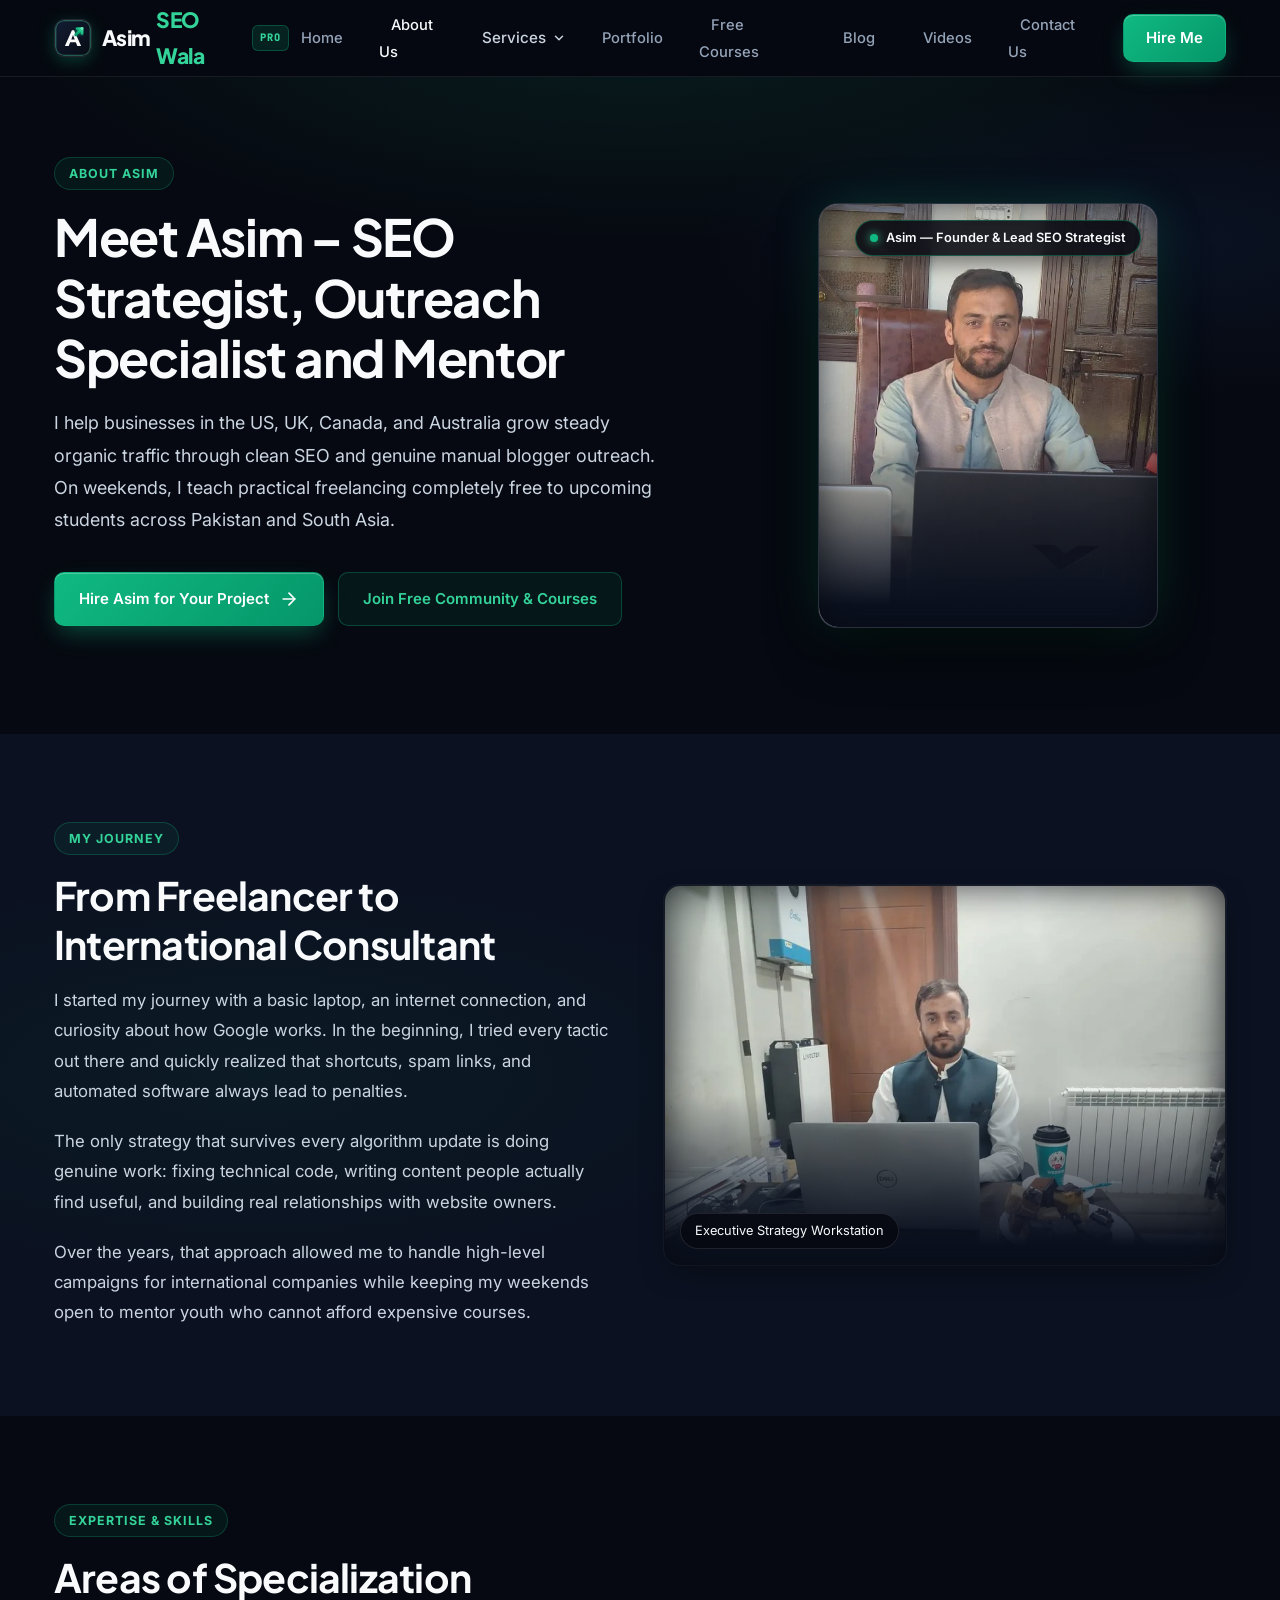
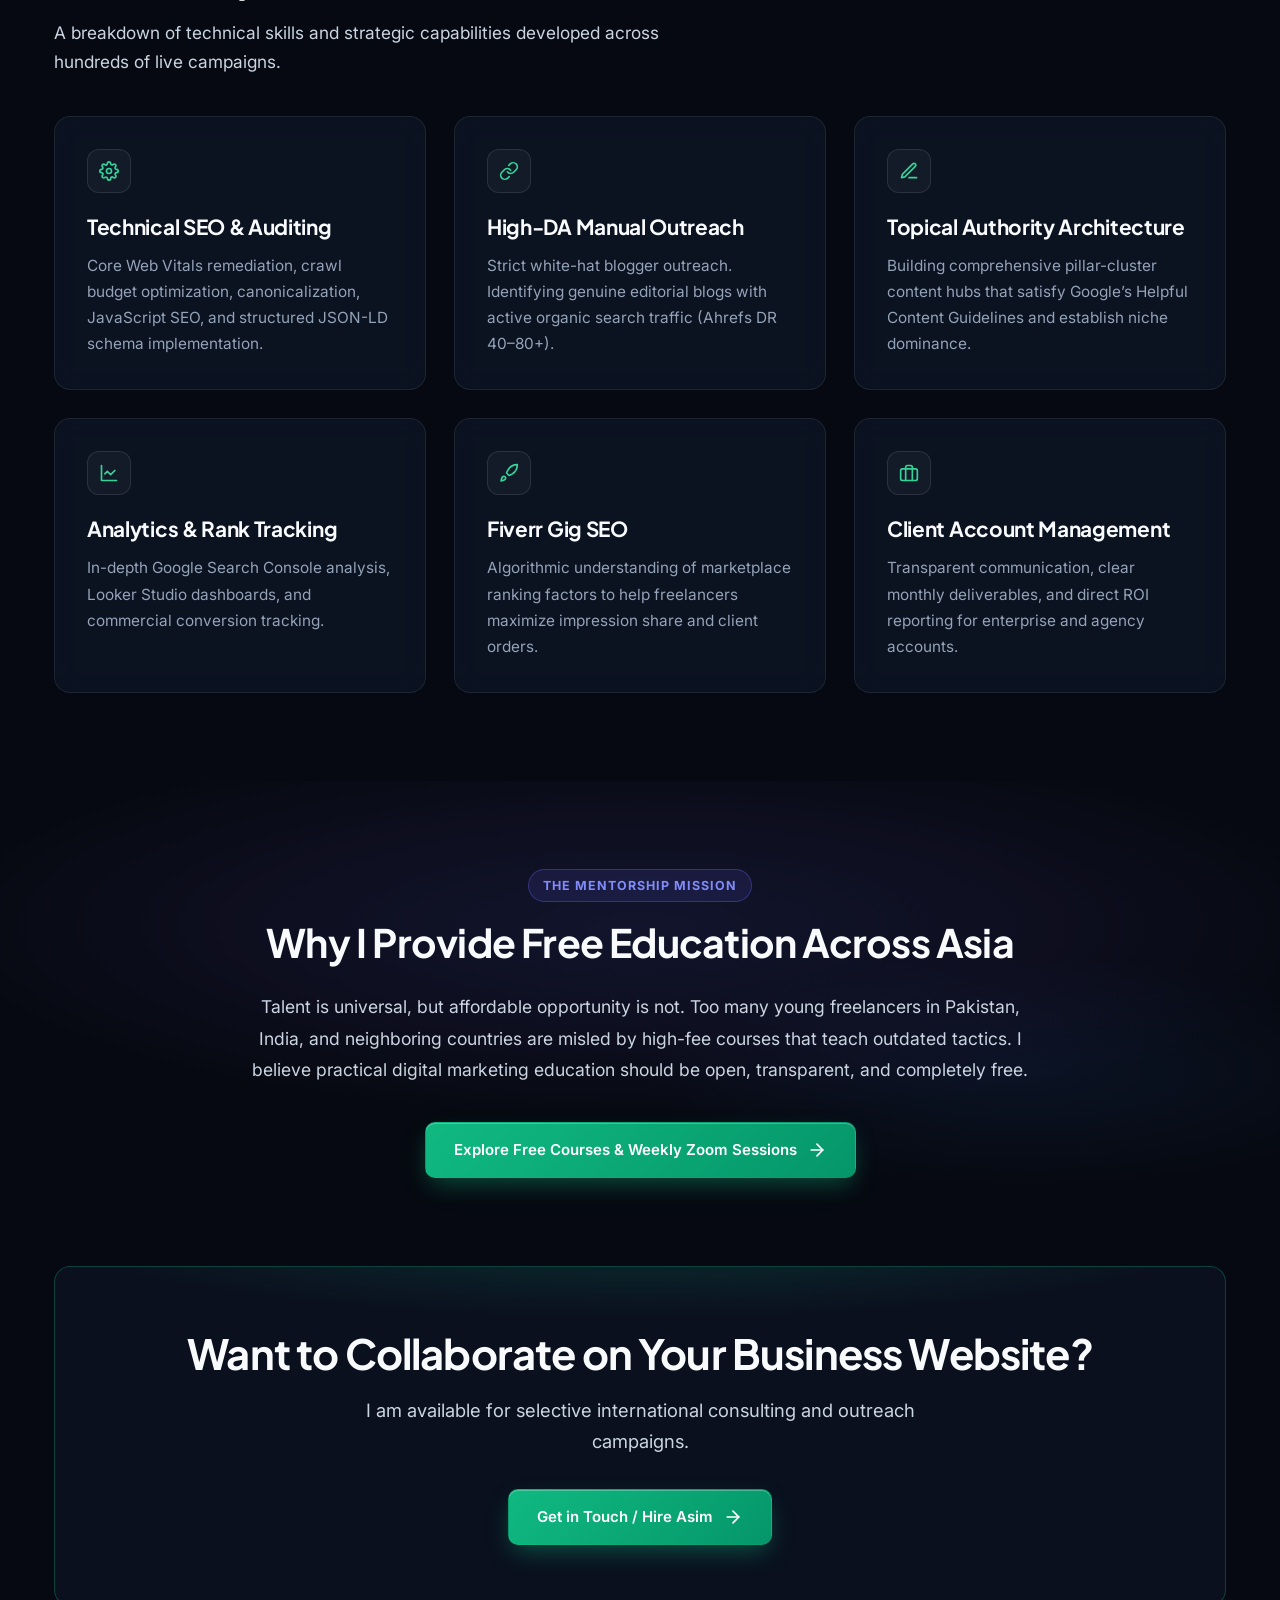
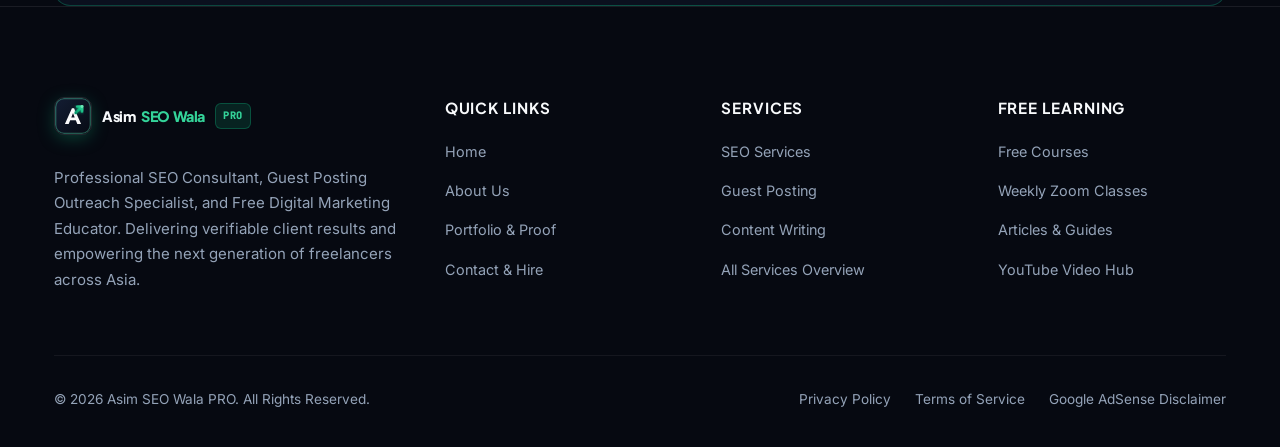
<file: about.html>
<!DOCTYPE html>
<html lang="en">
<head>
  <meta charset="UTF-8">
  <meta name="viewport" content="width=device-width, initial-scale=1.0">
  <title>About Asim | Asim SEO Wala PRO - International SEO Consultant & Educator</title>
  <meta name="description" content="Learn about Asim SEO Wala, an international SEO consultant, guest posting strategist, and educator providing free digital marketing training across Asia.">
  <link rel="icon" type="image/svg+xml" href="assets/images/favicon.svg">
  <link rel="canonical" href="https://personal-brand-portfolio-three.vercel.app/about.html">

  <meta property="og:type" content="website">
  <meta property="og:site_name" content="Asim SEO Wala PRO">
  <meta property="og:title" content="About Asim | Asim SEO Wala PRO">
  <meta property="og:description" content="Learn about Asim SEO Wala, an international SEO consultant, guest posting strategist, and educator.">
  <meta property="og:url" content="https://personal-brand-portfolio-three.vercel.app/about.html">
  <meta property="og:image" content="https://personal-brand-portfolio-three.vercel.app/assets/images/asim-hero-headshot.jpg">

  <meta name="twitter:card" content="summary_large_image">
  <meta name="twitter:title" content="About Asim | Asim SEO Wala PRO">
  <meta name="twitter:description" content="International SEO consultant, guest posting strategist, and educator.">
  <meta name="twitter:image" content="https://personal-brand-portfolio-three.vercel.app/assets/images/asim-hero-headshot.jpg">

  <link rel="preconnect" href="https://fonts.googleapis.com">
  <link rel="preconnect" href="https://fonts.gstatic.com" crossorigin>
  <link rel="preload" as="style" href="https://fonts.googleapis.com/css2?family=Inter:wght@400;500;600;700&family=JetBrains+Mono:wght@500;600;700;800&family=Plus+Jakarta+Sans:wght@500;600;700;800&display=swap">
  <link rel="stylesheet" href="https://fonts.googleapis.com/css2?family=Inter:wght@400;500;600;700&family=JetBrains+Mono:wght@500;600;700;800&family=Plus+Jakarta+Sans:wght@500;600;700;800&display=swap" media="print" onload="this.media='all'">
  <noscript>
    <link rel="stylesheet" href="https://fonts.googleapis.com/css2?family=Inter:wght@400;500;600;700&family=JetBrains+Mono:wght@500;600;700;800&family=Plus+Jakarta+Sans:wght@500;600;700;800&display=swap">
  </noscript>
  <link rel="preload" as="image" href="assets/images/asim-hero-headshot.webp" type="image/webp" fetchpriority="high">
  <link rel="stylesheet" href="assets/css/styles.min.css">
</head>
<body>

  <!-- Header -->
  <header class="site-header">
    <div class="container nav-container">
      <a href="index.html" class="site-logo">
        <img src="assets/images/logo.svg" alt="Asim SEO Wala Logo" class="site-logo-icon" width="38" height="38">
        <span class="logo-text-wrap">
          <span class="logo-brand">Asim</span> <span class="logo-tag">SEO Wala</span><span class="logo-badge">PRO</span>
        </span>
      </a>
      <button class="mobile-toggle" aria-label="Toggle navigation">
        <svg class="icon" viewBox="0 0 24 24"><line x1="4" x2="20" y1="12" y2="12"/><line x1="4" x2="20" y1="6" y2="6"/><line x1="4" x2="20" y1="18" y2="18"/></svg>
      </button>
      <ul class="nav-menu">
        <li class="nav-item"><a href="index.html" class="nav-link">Home</a></li>
        <li class="nav-item"><a href="about.html" class="nav-link active">About Us</a></li>
        <li class="nav-item has-dropdown">
          <button type="button" class="nav-link dropdown-toggle" aria-expanded="false">
            <span>Services</span>
            <svg class="icon dropdown-chevron" viewBox="0 0 24 24"><polyline points="6 9 12 15 18 9"/></svg>
          </button>
          <ul class="dropdown-menu">
            <li class="dropdown-item">
              <a href="services-seo.html">
                <span style="display: flex; align-items: center; gap: 8px;">
                  <svg class="icon" viewBox="0 0 24 24" style="color: var(--c-emerald-400); width: 16px; height: 16px;"><circle cx="11" cy="11" r="8"/><path d="m21 21-4.3-4.3"/></svg>
                  SEO Services
                </span>
                <svg class="icon" viewBox="0 0 24 24" style="width: 14px; height: 14px; opacity: 0.5;"><path d="M5 12h14"/><path d="m12 5 7 7-7 7"/></svg>
              </a>
            </li>
            <li class="dropdown-item">
              <a href="services-guest-posting.html">
                <span style="display: flex; align-items: center; gap: 8px;">
                  <svg class="icon" viewBox="0 0 24 24" style="color: var(--c-emerald-400); width: 16px; height: 16px;"><path d="M10 13a5 5 0 0 0 7.54.54l3-3a5 5 0 0 0-7.07-7.07l-1.72 1.71"/><path d="M14 11a5 5 0 0 0-7.54-.54l-3 3a5 5 0 0 0 7.07 7.07l1.71-1.71"/></svg>
                  Guest Posting
                </span>
                <svg class="icon" viewBox="0 0 24 24" style="width: 14px; height: 14px; opacity: 0.5;"><path d="M5 12h14"/><path d="m12 5 7 7-7 7"/></svg>
              </a>
            </li>
            <li class="dropdown-item">
              <a href="services-content-writing.html">
                <span style="display: flex; align-items: center; gap: 8px;">
                  <svg class="icon" viewBox="0 0 24 24" style="color: var(--c-emerald-400); width: 16px; height: 16px;"><path d="M12 20h9"/><path d="M16.5 3.5a2.121 2.121 0 0 1 3 3L7 19l-4 1 1-4L16.5 3.5z"/></svg>
                  Content Writing
                </span>
                <svg class="icon" viewBox="0 0 24 24" style="width: 14px; height: 14px; opacity: 0.5;"><path d="M5 12h14"/><path d="m12 5 7 7-7 7"/></svg>
              </a>
            </li>
            <li class="dropdown-item" style="border-top: 1px solid rgba(255, 255, 255, 0.08); margin-top: 4px; padding-top: 4px;">
              <a href="services.html" style="color: var(--c-emerald-400); font-weight: 600;">
                <span>All Services Overview</span>
                <svg class="icon" viewBox="0 0 24 24" style="width: 14px; height: 14px;"><path d="M5 12h14"/><path d="m12 5 7 7-7 7"/></svg>
              </a>
            </li>
          </ul>
        </li>
        <li class="nav-item"><a href="portfolio.html" class="nav-link">Portfolio</a></li>
        <li class="nav-item"><a href="free-courses.html" class="nav-link">Free Courses</a></li>
        <li class="nav-item"><a href="blog.html" class="nav-link">Blog</a></li>
        <li class="nav-item"><a href="videos.html" class="nav-link">Videos</a></li>
        <li class="nav-item"><a href="contact.html" class="nav-link">Contact Us</a></li>
        <li class="nav-item"><a href="contact.html" class="btn btn-primary" style="padding: 10px 22px;">Hire Me</a></li>
      </ul>
    </div>
  </header>

  <main>
    <!-- Hero / Intro -->
    <section class="hero-section" style="padding: 80px 0 60px;">
      <div class="container hero-grid">
        <div>
          <span class="pill-badge">ABOUT ASIM</span>
          <h1>Meet Asim – SEO Strategist, Outreach Specialist and Mentor</h1>
          <p class="hero-description">
            I help businesses in the US, UK, Canada, and Australia grow steady organic traffic through clean SEO and genuine manual blogger outreach. On weekends, I teach practical freelancing completely free to upcoming students across Pakistan and South Asia.
          </p>
          <div class="hero-cta-group">
            <a href="contact.html" class="btn btn-primary">
              <span>Hire Asim for Your Project</span>
              <svg class="icon" viewBox="0 0 24 24"><path d="M5 12h14"/><path d="m12 5 7 7-7 7"/></svg>
            </a>
            <a href="free-courses.html" class="btn btn-outline-green">Join Free Community & Courses</a>
          </div>
        </div>
        <div>
          <div class="hero-portrait-stage" style="max-width: 440px;">
            <div class="hero-portrait-frame">
              <span class="hero-portrait-badge">
                <span class="pulse-indicator"></span> Asim — Founder & Lead SEO Strategist
              </span>
              <picture>
                <source srcset="assets/images/asim-hero-headshot.webp" type="image/webp">
                <img src="assets/images/asim-hero-headshot.jpg" alt="Asim - SEO Consultant" class="hero-portrait-img" width="600" height="750" fetchpriority="high">
              </picture>
            </div>
          </div>
        </div>
      </div>
    </section>

    <!-- My Journey with Photo #5 (Dell Laptop Desk, Smart Cropped to Top-Left) -->
    <section class="bg-alt">
      <div class="container">
        <div class="grid-2" style="align-items: center; gap: 48px;">
          <div>
            <span class="pill-badge">MY JOURNEY</span>
            <h2>From Freelancer to International Consultant</h2>
            <div style="font-size: 1.05rem; line-height: 1.8; color: var(--c-slate-300);">
              <p style="margin-bottom: 20px;">
                I started my journey with a basic laptop, an internet connection, and curiosity about how Google works. In the beginning, I tried every tactic out there and quickly realized that shortcuts, spam links, and automated software always lead to penalties.
              </p>
              <p style="margin-bottom: 20px;">
                The only strategy that survives every algorithm update is doing genuine work: fixing technical code, writing content people actually find useful, and building real relationships with website owners.
              </p>
              <p>
                Over the years, that approach allowed me to handle high-level campaigns for international companies while keeping my weekends open to mentor youth who cannot afford expensive courses.
              </p>
            </div>
          </div>

          <div>
            <!-- Smart CSS Cropped Photo #5 (Pastry plate cropped out on right edge) -->
            <div class="editorial-img-wrap" style="position: relative; border-radius: var(--radius-md); overflow: hidden; box-shadow: var(--shadow-card);">
              <picture>
                <source srcset="assets/images/asim-dell-desk.webp" type="image/webp">
                <img src="assets/images/asim-dell-desk.jpg" alt="Asim in Executive Office Workstation" class="crop-dell-desk" width="800" height="600" loading="lazy" decoding="async">
              </picture>
              <div style="position: absolute; bottom: 16px; left: 16px; background: rgba(6,9,17,0.85); backdrop-filter: blur(8px); border: 1px solid rgba(255,255,255,0.1); padding: 6px 14px; border-radius: var(--radius-full); font-size: 0.8rem; color: var(--c-white); z-index: 3;">
                Executive Strategy Workstation
              </div>
            </div>
          </div>
        </div>
      </div>
    </section>

    <!-- Skills & Specializations -->
    <section>
      <div class="container">
        <span class="pill-badge">EXPERTISE & SKILLS</span>
        <h2>Areas of Specialization</h2>
        <p class="section-subtext">A breakdown of technical skills and strategic capabilities developed across hundreds of live campaigns.</p>

        <div class="grid-3">
          <div class="card">
            <div class="icon-box" style="margin-bottom: 20px;">
              <svg class="icon" viewBox="0 0 24 24"><circle cx="12" cy="12" r="3"/><path d="M19.4 15a1.65 1.65 0 0 0 .33 1.82l.06.06a2 2 0 0 1 0 2.83 2 2 0 0 1-2.83 0l-.06-.06a1.65 1.65 0 0 0-1.82-.33 1.65 1.65 0 0 0-1 1.51V21a2 2 0 0 1-2 2 2 2 0 0 1-2-2v-.09A1.65 1.65 0 0 0 9 19.4a1.65 1.65 0 0 0-1.82.33l-.06.06a2 2 0 0 1-2.83 0 2 2 0 0 1 0-2.83l.06-.06a1.65 1.65 0 0 0 .33-1.82 1.65 1.65 0 0 0-1.51-1H3a2 2 0 0 1-2-2 2 2 0 0 1 2-2h.09A1.65 1.65 0 0 0 4.6 9a1.65 1.65 0 0 0-.33-1.82l-.06-.06a2 2 0 0 1 0-2.83 2 2 0 0 1 2.83 0l.06.06a1.65 1.65 0 0 0 1.82.33H9a1.65 1.65 0 0 0 1-1.51V3a2 2 0 0 1 2-2 2 2 0 0 1 2 2v.09a1.65 1.65 0 0 0 1 1.51 1.65 1.65 0 0 0 1.82-.33l.06-.06a2 2 0 0 1 2.83 0 2 2 0 0 1 0 2.83l-.06.06a1.65 1.65 0 0 0-.33 1.82V9a1.65 1.65 0 0 0 1.51 1H21a2 2 0 0 1 2 2 2 2 0 0 1-2 2h-.09a1.65 1.65 0 0 0-1.51 1z"/></svg>
            </div>
            <h3 class="card-title">Technical SEO & Auditing</h3>
            <p class="card-text">Core Web Vitals remediation, crawl budget optimization, canonicalization, JavaScript SEO, and structured JSON-LD schema implementation.</p>
          </div>

          <div class="card">
            <div class="icon-box" style="margin-bottom: 20px;">
              <svg class="icon" viewBox="0 0 24 24"><path d="M10 13a5 5 0 0 0 7.54.54l3-3a5 5 0 0 0-7.07-7.07l-1.72 1.71"/><path d="M14 11a5 5 0 0 0-7.54-.54l-3 3a5 5 0 0 0 7.07 7.07l1.71-1.71"/></svg>
            </div>
            <h3 class="card-title">High-DA Manual Outreach</h3>
            <p class="card-text">Strict white-hat blogger outreach. Identifying genuine editorial blogs with active organic search traffic (Ahrefs DR 40–80+).</p>
          </div>

          <div class="card">
            <div class="icon-box" style="margin-bottom: 20px;">
              <svg class="icon" viewBox="0 0 24 24"><path d="M12 20h9"/><path d="M16.5 3.5a2.121 2.121 0 0 1 3 3L7 19l-4 1 1-4L16.5 3.5z"/></svg>
            </div>
            <h3 class="card-title">Topical Authority Architecture</h3>
            <p class="card-text">Building comprehensive pillar-cluster content hubs that satisfy Google’s Helpful Content Guidelines and establish niche dominance.</p>
          </div>

          <div class="card">
            <div class="icon-box" style="margin-bottom: 20px;">
              <svg class="icon" viewBox="0 0 24 24"><path d="M3 3v18h18"/><path d="m19 9-5 5-4-4-3 3"/></svg>
            </div>
            <h3 class="card-title">Analytics & Rank Tracking</h3>
            <p class="card-text">In-depth Google Search Console analysis, Looker Studio dashboards, and commercial conversion tracking.</p>
          </div>

          <div class="card">
            <div class="icon-box" style="margin-bottom: 20px;">
              <svg class="icon" viewBox="0 0 24 24"><path d="M4.5 16.5c-1.5 1.26-2 5-2 5s3.74-.5 5-2c.71-.84.7-2.13-.09-2.91a2.18 2.18 0 0 0-2.91-.09z"/><path d="m12 15-3-3a22 22 0 0 1 2-3.95A12.88 12.88 0 0 1 22 2c0 2.72-.78 7.5-6 11a22.35 22.35 0 0 1-4 2z"/></svg>
            </div>
            <h3 class="card-title">Fiverr Gig SEO</h3>
            <p class="card-text">Algorithmic understanding of marketplace ranking factors to help freelancers maximize impression share and client orders.</p>
          </div>

          <div class="card">
            <div class="icon-box" style="margin-bottom: 20px;">
              <svg class="icon" viewBox="0 0 24 24"><rect width="20" height="14" x="2" y="7" rx="2" ry="2"/><path d="M16 21V5a2 2 0 0 0-2-2h-4a2 2 0 0 0-2 2v16"/></svg>
            </div>
            <h3 class="card-title">Client Account Management</h3>
            <p class="card-text">Transparent communication, clear monthly deliverables, and direct ROI reporting for enterprise and agency accounts.</p>
          </div>
        </div>
      </div>
    </section>

    <!-- The Mentorship Mission -->
    <section class="bg-academy-glow">
      <div class="container">
        <div style="max-width: 800px; margin: 0 auto; text-align: center;">
          <span class="pill-badge" style="background: rgba(99, 102, 241, 0.12); color: #818cf8; border-color: rgba(99, 102, 241, 0.35);">THE MENTORSHIP MISSION</span>
          <h2>Why I Provide Free Education Across Asia</h2>
          <p style="font-size: 1.1rem; line-height: 1.8; color: var(--c-slate-300); margin: 24px 0 36px;">
            Talent is universal, but affordable opportunity is not. Too many young freelancers in Pakistan, India, and neighboring countries are misled by high-fee courses that teach outdated tactics. I believe practical digital marketing education should be open, transparent, and completely free.
          </p>
          <a href="free-courses.html" class="btn btn-primary" style="padding: 14px 28px;">
            <span>Explore Free Courses & Weekly Zoom Sessions</span>
            <svg class="icon" viewBox="0 0 24 24"><path d="M5 12h14"/><path d="m12 5 7 7-7 7"/></svg>
          </a>
        </div>
      </div>
    </section>

    <!-- CTA -->
    <section class="container">
      <div class="card" style="background: radial-gradient(ellipse 80% 50% at 50% -20%, rgba(16, 185, 129, 0.25) 0%, transparent 70%), rgba(11, 17, 32, 0.95); border-color: rgba(16, 185, 129, 0.3); text-align: center; padding: 60px 32px;">
        <h2 style="font-size: clamp(2rem, 3.8vw, 2.6rem); margin-bottom: 16px;">Want to Collaborate on Your Business Website?</h2>
        <p style="color: var(--c-slate-300); font-size: 1.15rem; max-width: 600px; margin: 0 auto 32px;">I am available for selective international consulting and outreach campaigns.</p>
        <div style="display: flex; gap: 16px; justify-content: center; flex-wrap: wrap;">
          <a href="contact.html" class="btn btn-primary" style="padding: 14px 28px;">
            <span>Get in Touch / Hire Asim</span>
            <svg class="icon" viewBox="0 0 24 24"><path d="M5 12h14"/><path d="m12 5 7 7-7 7"/></svg>
          </a>
        </div>
      </div>
    </section>
  </main>

  <!-- Footer -->
    <footer class="site-footer">
    <div class="container">
      <div class="footer-grid">
        <div class="footer-col">
          <a href="index.html" class="site-logo" style="margin-bottom: 16px;">
            <img src="assets/images/logo.svg" alt="Asim SEO Wala Logo" class="site-logo-icon" width="38" height="38">
            <span class="logo-text-wrap">
              <span class="logo-brand">Asim</span> <span class="logo-tag">SEO Wala</span><span class="logo-badge">PRO</span>
            </span>
          </a>
          <p style="font-size: 0.94rem; line-height: 1.7; margin-top: 14px; color: var(--c-slate-400);">
            Professional SEO Consultant, Guest Posting Outreach Specialist, and Free Digital Marketing Educator. Delivering verifiable client results and empowering the next generation of freelancers across Asia.
          </p>
        </div>

        <div class="footer-col">
          <h4>Quick Links</h4>
          <ul>
            <li><a href="index.html">Home</a></li>
            <li><a href="about.html">About Us</a></li>
            <li><a href="portfolio.html">Portfolio & Proof</a></li>
            <li><a href="contact.html">Contact & Hire</a></li>
          </ul>
        </div>

        <div class="footer-col">
          <h4>Services</h4>
          <ul>
            <li><a href="services-seo.html">SEO Services</a></li>
            <li><a href="services-guest-posting.html">Guest Posting</a></li>
            <li><a href="services-content-writing.html">Content Writing</a></li>
            <li><a href="services.html">All Services Overview</a></li>
          </ul>
        </div>

        <div class="footer-col">
          <h4>Free Learning</h4>
          <ul>
            <li><a href="free-courses.html">Free Courses</a></li>
            <li><a href="free-courses.html#zoom">Weekly Zoom Classes</a></li>
            <li><a href="blog.html">Articles & Guides</a></li>
            <li><a href="videos.html">YouTube Video Hub</a></li>
          </ul>
        </div>
      </div>

      <div class="footer-bottom">
        <div>
          © <span id="current-year">2026</span> Asim SEO Wala PRO. All Rights Reserved.
        </div>
        <div>
          <a href="contact.html#privacy" style="margin-right: 20px;">Privacy Policy</a>
          <a href="contact.html#terms" style="margin-right: 20px;">Terms of Service</a>
          <a href="contact.html#disclaimer">Google AdSense Disclaimer</a>
        </div>
      </div>
    </div>
  </footer>

  <script src="assets/js/main.min.js" defer></script>
</body>
</html>
</file>
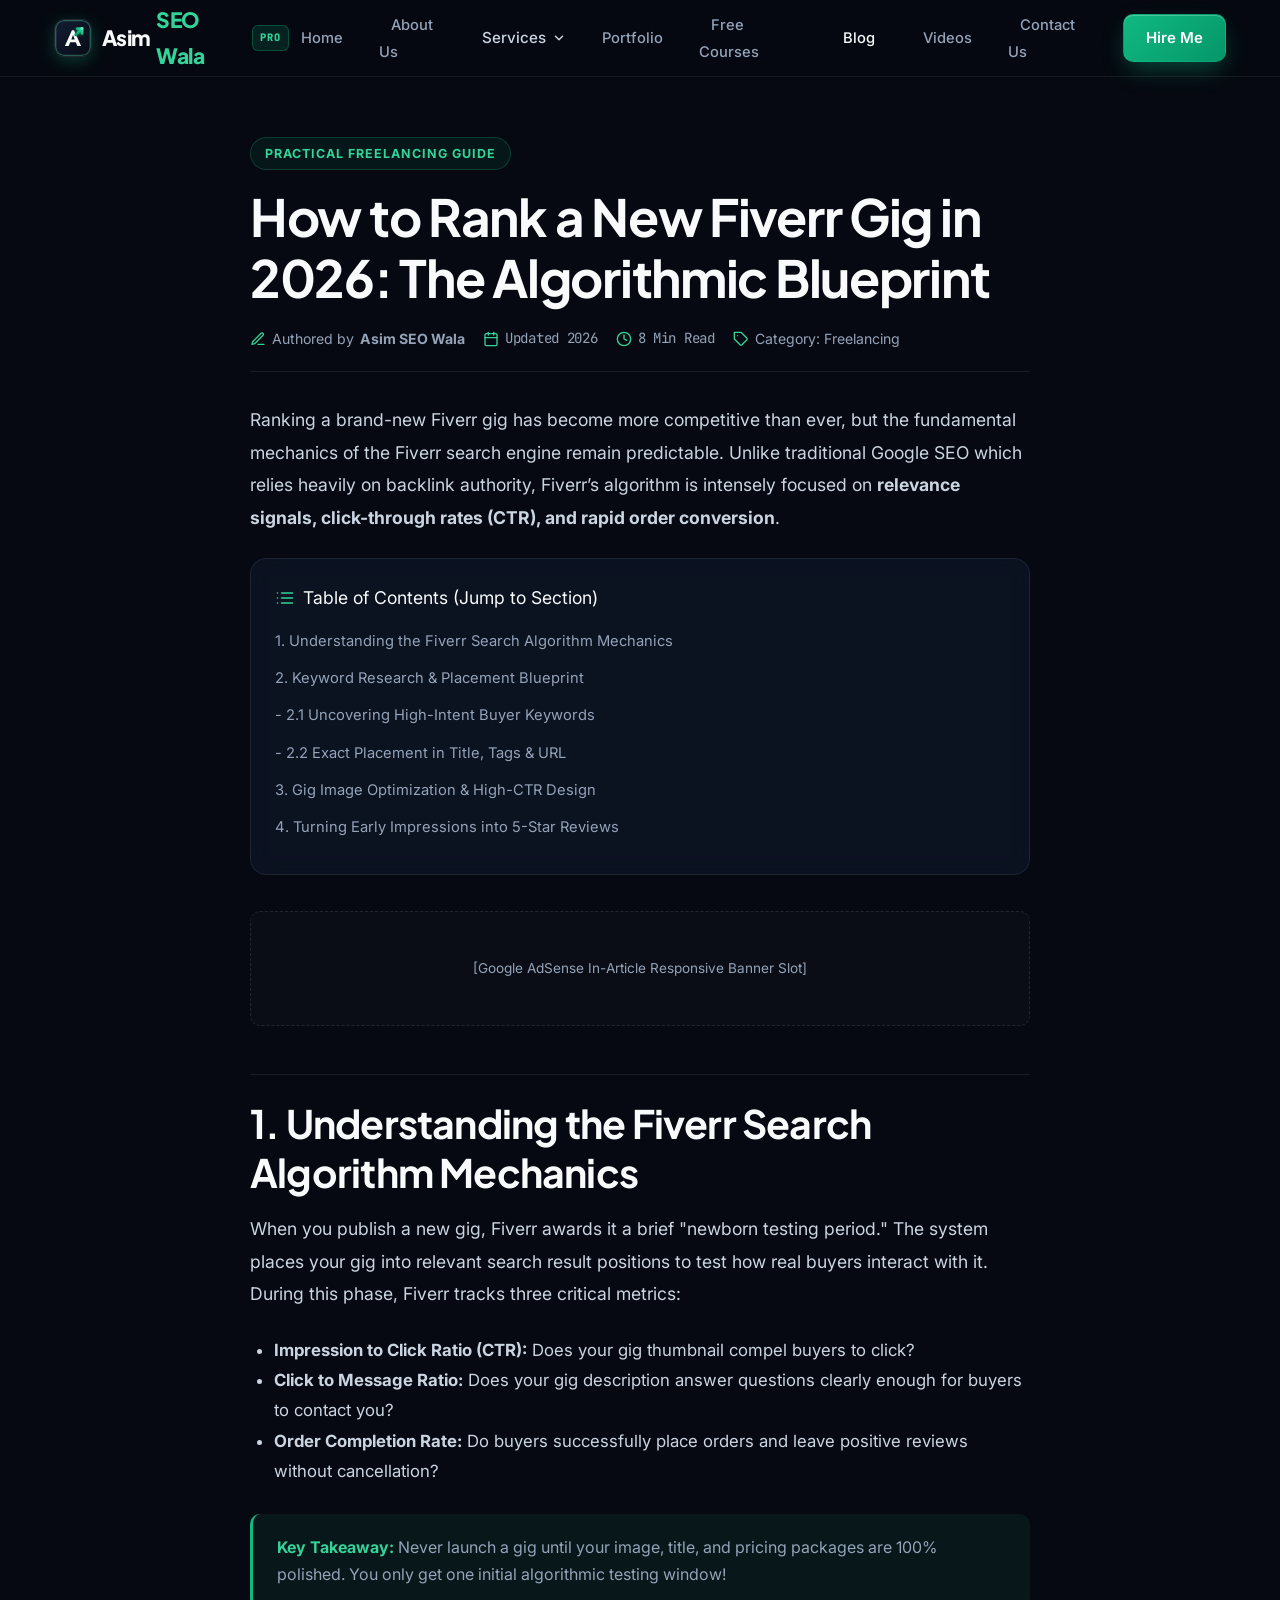
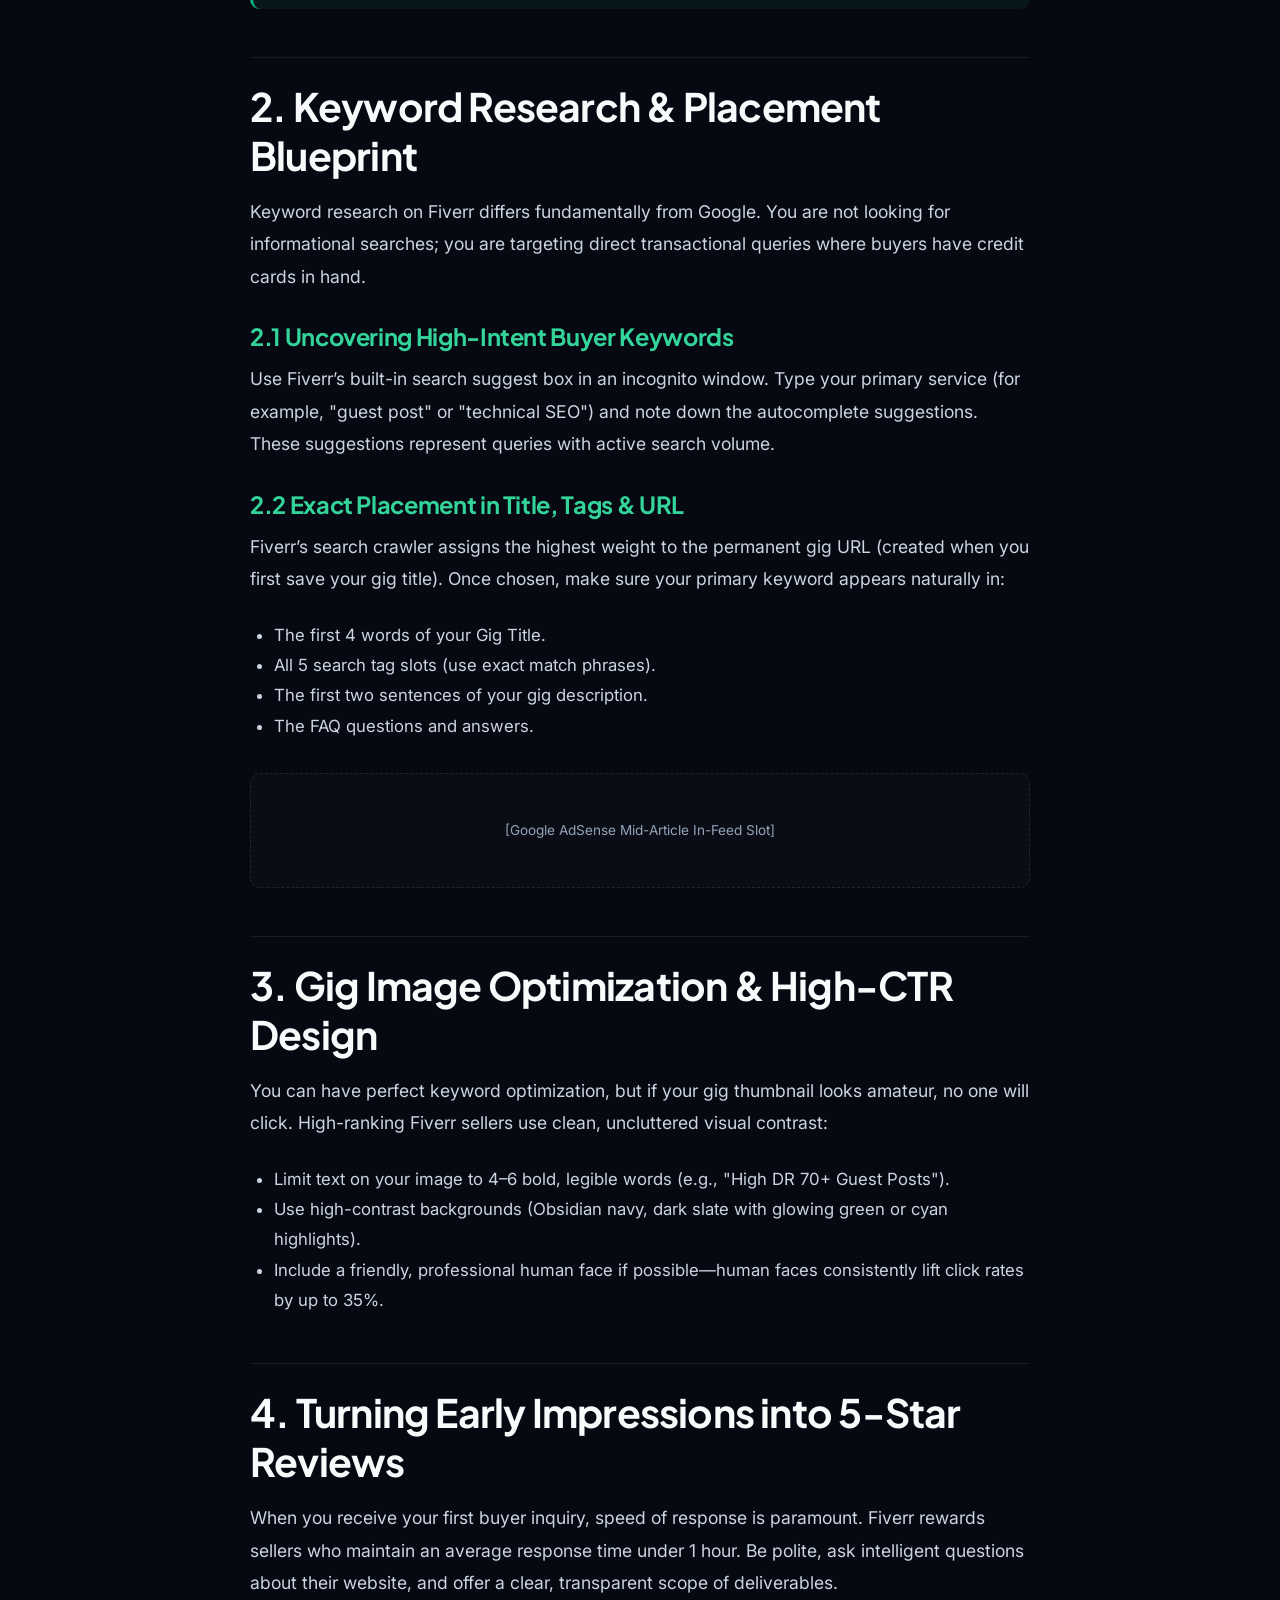
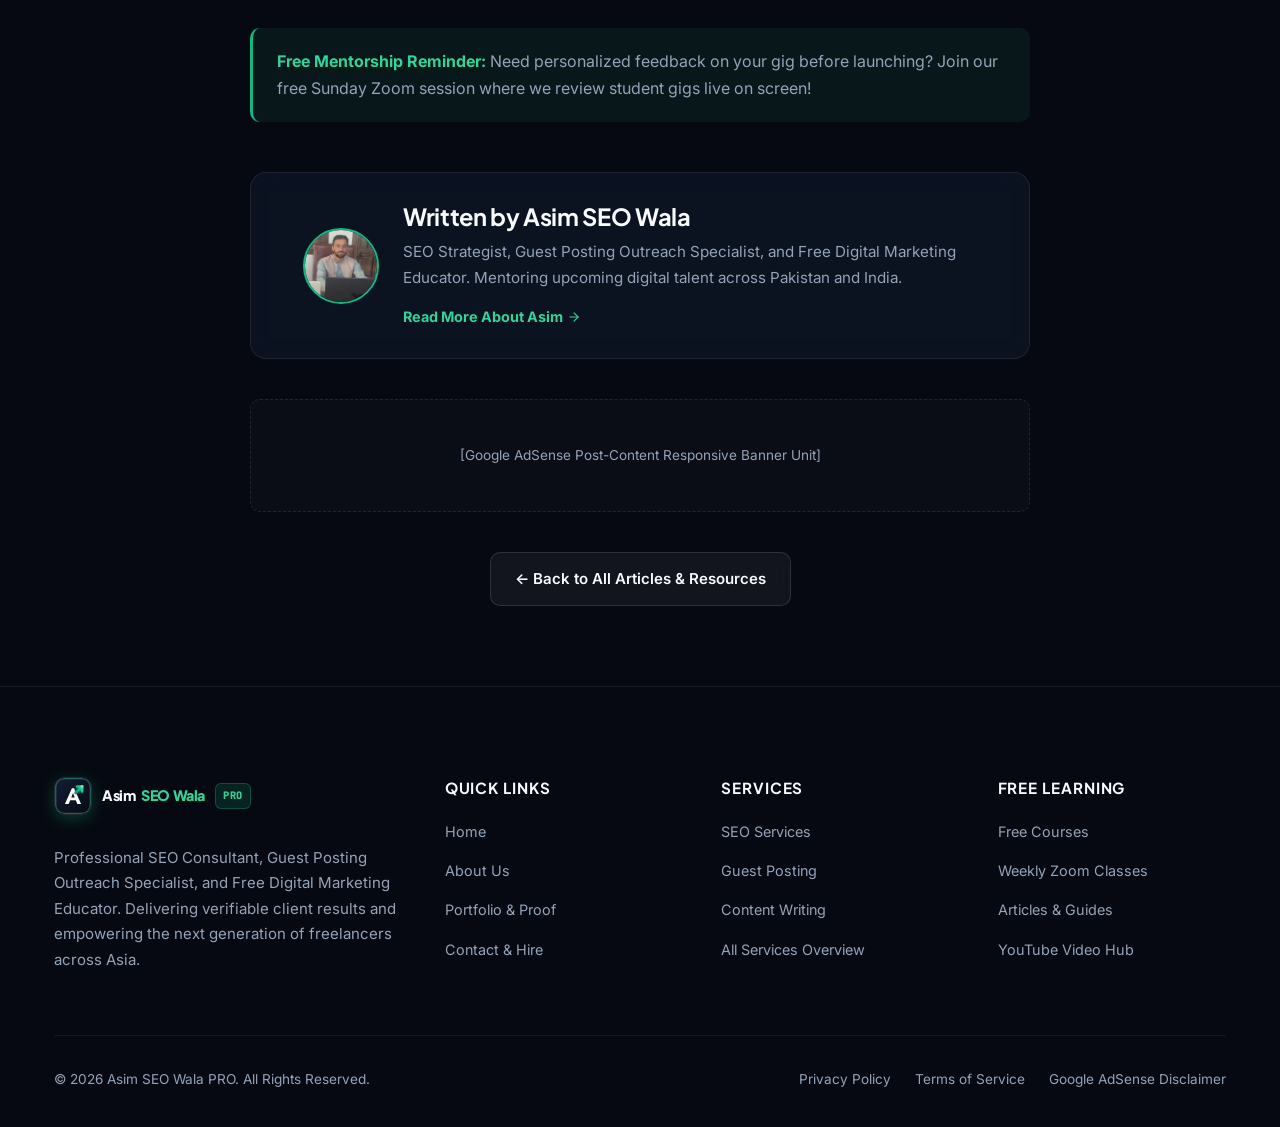
<file: article-fiverr-ranking.html>
<!DOCTYPE html>
<html lang="en">
<head>
  <meta charset="UTF-8">
  <meta name="viewport" content="width=device-width, initial-scale=1.0">
  <title>How to Rank a New Fiverr Gig in 2026: The Algorithmic Blueprint | Asim SEO Wala PRO</title>
  <meta name="description" content="A comprehensive, actionable masterclass on ranking your new Fiverr gig on Page 1. Learn keyword placement, gig image optimization, and click-to-order ratio tactics.">
  <link rel="icon" type="image/svg+xml" href="assets/images/favicon.svg">
  <link rel="canonical" href="https://personal-brand-portfolio-three.vercel.app/article-fiverr-ranking.html">

  <meta property="og:type" content="article">
  <meta property="og:site_name" content="Asim SEO Wala PRO">
  <meta property="og:title" content="How to Rank a New Fiverr Gig in 2026: The Algorithmic Blueprint | Asim SEO Wala PRO">
  <meta property="og:description" content="A comprehensive masterclass on ranking your new Fiverr gig on Page 1. Learn keyword placement and gig optimization.">
  <meta property="og:url" content="https://personal-brand-portfolio-three.vercel.app/article-fiverr-ranking.html">
  <meta property="og:image" content="https://personal-brand-portfolio-three.vercel.app/assets/images/asim-hero-headshot.jpg">

  <meta name="twitter:card" content="summary_large_image">
  <meta name="twitter:title" content="How to Rank a New Fiverr Gig in 2026: The Algorithmic Blueprint">
  <meta name="twitter:description" content="A comprehensive masterclass on ranking your new Fiverr gig on Page 1.">
  <meta name="twitter:image" content="https://personal-brand-portfolio-three.vercel.app/assets/images/asim-hero-headshot.jpg">

  <!-- BlogPosting Structured Data JSON-LD Schema -->
  <script type="application/ld+json">
  {
    "@context": "https://schema.org",
    "@type": "BlogPosting",
    "headline": "How to Rank a New Fiverr Gig in 2026: The Algorithmic Blueprint",
    "description": "A comprehensive step-by-step masterclass on keyword placement, gig image optimization, search tags, and maximizing click-to-order ratios.",
    "author": {
      "@type": "Person",
      "name": "Asim SEO Wala",
      "url": "https://personal-brand-portfolio-three.vercel.app"
    },
    "publisher": {
      "@type": "Organization",
      "name": "Asim SEO Wala PRO",
      "logo": {
        "@type": "ImageObject",
        "url": "https://personal-brand-portfolio-three.vercel.app/assets/images/favicon.svg"
      }
    },
    "datePublished": "2026-01-15",
    "dateModified": "2026-11-13",
    "mainEntityOfPage": "https://personal-brand-portfolio-three.vercel.app/article-fiverr-ranking.html"
  }
  </script>

  <link rel="preconnect" href="https://fonts.googleapis.com">
  <link rel="preconnect" href="https://fonts.gstatic.com" crossorigin>
  <link rel="preload" as="style" href="https://fonts.googleapis.com/css2?family=Inter:wght@400;500;600;700&family=JetBrains+Mono:wght@500;600;700;800&family=Plus+Jakarta+Sans:wght@500;600;700;800&display=swap">
  <link rel="stylesheet" href="https://fonts.googleapis.com/css2?family=Inter:wght@400;500;600;700&family=JetBrains+Mono:wght@500;600;700;800&family=Plus+Jakarta+Sans:wght@500;600;700;800&display=swap" media="print" onload="this.media='all'">
  <noscript>
    <link rel="stylesheet" href="https://fonts.googleapis.com/css2?family=Inter:wght@400;500;600;700&family=JetBrains+Mono:wght@500;600;700;800&family=Plus+Jakarta+Sans:wght@500;600;700;800&display=swap">
  </noscript>
  <link rel="stylesheet" href="assets/css/styles.min.css">
  <style>
    .article-container {
      max-width: 820px;
      margin: 0 auto;
      padding: 60px 20px 80px;
    }
    .article-meta {
      display: flex;
      flex-wrap: wrap;
      align-items: center;
      gap: 18px;
      margin: 20px 0 32px;
      color: var(--c-slate-400);
      font-size: 0.88rem;
      border-bottom: 1px solid rgba(255, 255, 255, 0.08);
      padding-bottom: 20px;
    }
    .article-meta-item {
      display: inline-flex;
      align-items: center;
      gap: 6px;
    }
    .article-content p {
      font-size: 1.1rem;
      line-height: 1.85;
      margin-bottom: 24px;
      color: var(--c-slate-300);
    }
    .article-content h2 {
      margin-top: 48px;
      padding-top: 24px;
      border-top: 1px solid rgba(255, 255, 255, 0.08);
      color: var(--c-white);
    }
    .article-content h3 {
      margin-top: 28px;
      color: var(--c-emerald-400);
    }
    .callout-box {
      background: rgba(16, 185, 129, 0.08);
      border-left: 3px solid var(--c-emerald-500);
      padding: 20px 24px;
      border-radius: var(--radius-sm);
      margin: 28px 0;
      color: var(--c-slate-200);
    }
    .author-bio-card {
      background: var(--glass-card-bg);
      backdrop-filter: blur(12px);
      -webkit-backdrop-filter: blur(12px);
      border: 1px solid rgba(255, 255, 255, 0.08);
      border-radius: var(--radius-md);
      padding: 28px;
      display: flex;
      gap: 24px;
      align-items: center;
      margin-top: 50px;
    }
    .author-avatar-img {
      width: 76px;
      height: 76px;
      border-radius: 50%;
      object-fit: cover;
      border: 2px solid var(--c-emerald-500);
      flex-shrink: 0;
    }
  </style>
</head>
<body>

  <!-- Header -->
  <header class="site-header">
    <div class="container nav-container">
      <a href="index.html" class="site-logo">
        <img src="assets/images/logo.svg" alt="Asim SEO Wala Logo" class="site-logo-icon" width="38" height="38">
        <span class="logo-text-wrap">
          <span class="logo-brand">Asim</span> <span class="logo-tag">SEO Wala</span><span class="logo-badge">PRO</span>
        </span>
      </a>
      <button class="mobile-toggle" aria-label="Toggle navigation">
        <svg class="icon" viewBox="0 0 24 24"><line x1="4" x2="20" y1="12" y2="12"/><line x1="4" x2="20" y1="6" y2="6"/><line x1="4" x2="20" y1="18" y2="18"/></svg>
      </button>
      <ul class="nav-menu">
        <li class="nav-item"><a href="index.html" class="nav-link">Home</a></li>
        <li class="nav-item"><a href="about.html" class="nav-link">About Us</a></li>
        <li class="nav-item has-dropdown">
          <button type="button" class="nav-link dropdown-toggle" aria-expanded="false">
            <span>Services</span>
            <svg class="icon dropdown-chevron" viewBox="0 0 24 24"><polyline points="6 9 12 15 18 9"/></svg>
          </button>
          <ul class="dropdown-menu">
            <li class="dropdown-item">
              <a href="services-seo.html">
                <span style="display: flex; align-items: center; gap: 8px;">
                  <svg class="icon" viewBox="0 0 24 24" style="color: var(--c-emerald-400); width: 16px; height: 16px;"><circle cx="11" cy="11" r="8"/><path d="m21 21-4.3-4.3"/></svg>
                  SEO Services
                </span>
                <svg class="icon" viewBox="0 0 24 24" style="width: 14px; height: 14px; opacity: 0.5;"><path d="M5 12h14"/><path d="m12 5 7 7-7 7"/></svg>
              </a>
            </li>
            <li class="dropdown-item">
              <a href="services-guest-posting.html">
                <span style="display: flex; align-items: center; gap: 8px;">
                  <svg class="icon" viewBox="0 0 24 24" style="color: var(--c-emerald-400); width: 16px; height: 16px;"><path d="M10 13a5 5 0 0 0 7.54.54l3-3a5 5 0 0 0-7.07-7.07l-1.72 1.71"/><path d="M14 11a5 5 0 0 0-7.54-.54l-3 3a5 5 0 0 0 7.07 7.07l1.71-1.71"/></svg>
                  Guest Posting
                </span>
                <svg class="icon" viewBox="0 0 24 24" style="width: 14px; height: 14px; opacity: 0.5;"><path d="M5 12h14"/><path d="m12 5 7 7-7 7"/></svg>
              </a>
            </li>
            <li class="dropdown-item">
              <a href="services-content-writing.html">
                <span style="display: flex; align-items: center; gap: 8px;">
                  <svg class="icon" viewBox="0 0 24 24" style="color: var(--c-emerald-400); width: 16px; height: 16px;"><path d="M12 20h9"/><path d="M16.5 3.5a2.121 2.121 0 0 1 3 3L7 19l-4 1 1-4L16.5 3.5z"/></svg>
                  Content Writing
                </span>
                <svg class="icon" viewBox="0 0 24 24" style="width: 14px; height: 14px; opacity: 0.5;"><path d="M5 12h14"/><path d="m12 5 7 7-7 7"/></svg>
              </a>
            </li>
            <li class="dropdown-item" style="border-top: 1px solid rgba(255, 255, 255, 0.08); margin-top: 4px; padding-top: 4px;">
              <a href="services.html" style="color: var(--c-emerald-400); font-weight: 600;">
                <span>All Services Overview</span>
                <svg class="icon" viewBox="0 0 24 24" style="width: 14px; height: 14px;"><path d="M5 12h14"/><path d="m12 5 7 7-7 7"/></svg>
              </a>
            </li>
          </ul>
        </li>
        <li class="nav-item"><a href="portfolio.html" class="nav-link">Portfolio</a></li>
        <li class="nav-item"><a href="free-courses.html" class="nav-link">Free Courses</a></li>
        <li class="nav-item"><a href="blog.html" class="nav-link active">Blog</a></li>
        <li class="nav-item"><a href="videos.html" class="nav-link">Videos</a></li>
        <li class="nav-item"><a href="contact.html" class="nav-link">Contact Us</a></li>
        <li class="nav-item"><a href="contact.html" class="btn btn-primary" style="padding: 10px 22px;">Hire Me</a></li>
      </ul>
    </div>
  </header>

  <main>
    <article class="article-container">
      <span class="pill-badge">PRACTICAL FREELANCING GUIDE</span>
      <h1>How to Rank a New Fiverr Gig in 2026: The Algorithmic Blueprint</h1>

      <div class="article-meta">
        <span class="article-meta-item">
          <svg class="icon" viewBox="0 0 24 24" style="color: var(--c-emerald-400); width: 16px; height: 16px;"><path d="M12 20h9"/><path d="M16.5 3.5a2.121 2.121 0 0 1 3 3L7 19l-4 1 1-4L16.5 3.5z"/></svg>
          Authored by <strong>Asim SEO Wala</strong>
        </span>
        <span class="article-meta-item mono-metric">
          <svg class="icon" viewBox="0 0 24 24" style="color: var(--c-emerald-400); width: 16px; height: 16px;"><rect width="18" height="18" x="3" y="4" rx="2" ry="2"/><line x1="16" x2="16" y1="2" y2="6"/><line x1="8" x2="8" y1="2" y2="6"/><line x1="3" x2="21" y1="10" y2="10"/></svg>
          Updated 2026
        </span>
        <span class="article-meta-item mono-metric">
          <svg class="icon" viewBox="0 0 24 24" style="color: var(--c-emerald-400); width: 16px; height: 16px;"><circle cx="12" cy="12" r="10"/><polyline points="12 6 12 12 16 14"/></svg>
          8 Min Read
        </span>
        <span class="article-meta-item">
          <svg class="icon" viewBox="0 0 24 24" style="color: var(--c-emerald-400); width: 16px; height: 16px;"><path d="M20.59 13.41l-7.17 7.17a2 2 0 0 1-2.83 0L2 12V2h10l8.59 8.59a2 2 0 0 1 0 2.82z"/><line x1="7" x2="7.01" y1="7" y2="7"/></svg>
          Category: Freelancing
        </span>
      </div>

      <!-- Lead Paragraph -->
      <div class="article-content">
        <p>
          Ranking a brand-new Fiverr gig has become more competitive than ever, but the fundamental mechanics of the Fiverr search engine remain predictable. Unlike traditional Google SEO which relies heavily on backlink authority, Fiverr’s algorithm is intensely focused on <strong>relevance signals, click-through rates (CTR), and rapid order conversion</strong>.
        </p>

        <!-- Dynamic Table of Contents (Clickable) -->
        <nav class="toc-box" aria-label="Table of Contents">
          <div class="toc-title">
            <svg class="icon" viewBox="0 0 24 24" style="color: var(--c-emerald-400);"><line x1="8" x2="21" y1="6" y2="6"/><line x1="8" x2="21" y1="12" y2="12"/><line x1="8" x2="21" y1="18" y2="18"/><line x1="3" x2="3.01" y1="6" y2="6"/><line x1="3" x2="3.01" y1="12" y2="12"/><line x1="3" x2="3.01" y1="18" y2="18"/></svg>
            Table of Contents (Jump to Section)
          </div>
          <ul class="toc-list">
            <li><a href="#algorithm">1. Understanding the Fiverr Search Algorithm Mechanics</a></li>
            <li><a href="#keywords">2. Keyword Research & Placement Blueprint</a></li>
            <li><a href="#sub-keywords">- 2.1 Uncovering High-Intent Buyer Keywords</a></li>
            <li><a href="#sub-placement">- 2.2 Exact Placement in Title, Tags & URL</a></li>
            <li><a href="#ctr">3. Gig Image Optimization & High-CTR Design</a></li>
            <li><a href="#conversion">4. Turning Early Impressions into 5-Star Reviews</a></li>
          </ul>
        </nav>

        <!-- Google AdSense Unit (Top In-Article Slot) -->
        <div class="adsense-slot adsense-in-article">
          <p style="padding: 24px; color: var(--c-slate-400); font-size: 0.85rem; margin: 0;">[Google AdSense In-Article Responsive Banner Slot]</p>
        </div>

        <!-- Section 1 -->
        <h2 id="algorithm">1. Understanding the Fiverr Search Algorithm Mechanics</h2>
        <p>
          When you publish a new gig, Fiverr awards it a brief "newborn testing period." The system places your gig into relevant search result positions to test how real buyers interact with it. During this phase, Fiverr tracks three critical metrics:
        </p>
        <ul style="font-size: 1.05rem; line-height: 1.8; margin-bottom: 24px; padding-left: 24px; color: var(--c-slate-300);">
          <li><strong>Impression to Click Ratio (CTR):</strong> Does your gig thumbnail compel buyers to click?</li>
          <li><strong>Click to Message Ratio:</strong> Does your gig description answer questions clearly enough for buyers to contact you?</li>
          <li><strong>Order Completion Rate:</strong> Do buyers successfully place orders and leave positive reviews without cancellation?</li>
        </ul>

        <div class="callout-box">
          <strong style="color: var(--c-emerald-400);">Key Takeaway:</strong> Never launch a gig until your image, title, and pricing packages are 100% polished. You only get one initial algorithmic testing window!
        </div>

        <!-- Section 2 -->
        <h2 id="keywords">2. Keyword Research & Placement Blueprint</h2>
        <p>
          Keyword research on Fiverr differs fundamentally from Google. You are not looking for informational searches; you are targeting direct transactional queries where buyers have credit cards in hand.
        </p>

        <h3 id="sub-keywords">2.1 Uncovering High-Intent Buyer Keywords</h3>
        <p>
          Use Fiverr’s built-in search suggest box in an incognito window. Type your primary service (for example, "guest post" or "technical SEO") and note down the autocomplete suggestions. These suggestions represent queries with active search volume.
        </p>

        <h3 id="sub-placement">2.2 Exact Placement in Title, Tags & URL</h3>
        <p>
          Fiverr’s search crawler assigns the highest weight to the permanent gig URL (created when you first save your gig title). Once chosen, make sure your primary keyword appears naturally in:
        </p>
        <ul style="font-size: 1.05rem; line-height: 1.8; margin-bottom: 24px; padding-left: 24px; color: var(--c-slate-300);">
          <li>The first 4 words of your Gig Title.</li>
          <li>All 5 search tag slots (use exact match phrases).</li>
          <li>The first two sentences of your gig description.</li>
          <li>The FAQ questions and answers.</li>
        </ul>

        <!-- Google AdSense Unit (Mid-Article Slot) -->
        <div class="adsense-slot adsense-in-article">
          <p style="padding: 24px; color: var(--c-slate-400); font-size: 0.85rem; margin: 0;">[Google AdSense Mid-Article In-Feed Slot]</p>
        </div>

        <!-- Section 3 -->
        <h2 id="ctr">3. Gig Image Optimization & High-CTR Design</h2>
        <p>
          You can have perfect keyword optimization, but if your gig thumbnail looks amateur, no one will click. High-ranking Fiverr sellers use clean, uncluttered visual contrast:
        </p>
        <ul style="font-size: 1.05rem; line-height: 1.8; margin-bottom: 24px; padding-left: 24px; color: var(--c-slate-300);">
          <li>Limit text on your image to 4–6 bold, legible words (e.g., "High DR 70+ Guest Posts").</li>
          <li>Use high-contrast backgrounds (Obsidian navy, dark slate with glowing green or cyan highlights).</li>
          <li>Include a friendly, professional human face if possible—human faces consistently lift click rates by up to 35%.</li>
        </ul>

        <!-- Section 4 -->
        <h2 id="conversion">4. Turning Early Impressions into 5-Star Reviews</h2>
        <p>
          When you receive your first buyer inquiry, speed of response is paramount. Fiverr rewards sellers who maintain an average response time under 1 hour. Be polite, ask intelligent questions about their website, and offer a clear, transparent scope of deliverables.
        </p>

        <div class="callout-box">
          <strong style="color: var(--c-emerald-400);">Free Mentorship Reminder:</strong> Need personalized feedback on your gig before launching? Join our free Sunday Zoom session where we review student gigs live on screen!
        </div>
      </div>

      <!-- Author Bio Box with Real Photo of Asim -->
      <div class="author-bio-card">
        <picture>
          <source srcset="assets/images/asim-hero-headshot.webp" type="image/webp">
          <img src="assets/images/asim-hero-headshot.jpg" alt="Asim SEO Wala" class="author-avatar-img" width="60" height="60" loading="lazy" decoding="async">
        </picture>
        <div>
          <h3 style="margin-bottom: 6px; color: var(--c-white);">Written by Asim SEO Wala</h3>
          <p style="font-size: 0.95rem; color: var(--c-slate-400); margin-bottom: 12px;">
            SEO Strategist, Guest Posting Outreach Specialist, and Free Digital Marketing Educator. Mentoring upcoming digital talent across Pakistan and India.
          </p>
          <a href="about.html" style="font-weight: 700; color: var(--c-emerald-400); font-size: 0.9rem; display: inline-flex; align-items: center; gap: 4px;">
            <span>Read More About Asim</span>
            <svg class="icon" viewBox="0 0 24 24" style="width: 14px; height: 14px;"><path d="M5 12h14"/><path d="m12 5 7 7-7 7"/></svg>
          </a>
        </div>
      </div>

      <!-- Post-Article AdSense Slot -->
      <div class="adsense-slot adsense-in-article" style="margin-top: 40px;">
        <p style="padding: 24px; color: var(--c-slate-400); font-size: 0.85rem; margin: 0;">[Google AdSense Post-Content Responsive Banner Unit]</p>
      </div>

      <!-- Back to Resources -->
      <div style="margin-top: 40px; text-align: center;">
        <a href="blog.html" class="btn btn-secondary">&larr; Back to All Articles & Resources</a>
      </div>
    </article>
  </main>

  <!-- Footer -->
    <footer class="site-footer">
    <div class="container">
      <div class="footer-grid">
        <div class="footer-col">
          <a href="index.html" class="site-logo" style="margin-bottom: 16px;">
            <img src="assets/images/logo.svg" alt="Asim SEO Wala Logo" class="site-logo-icon" width="38" height="38">
            <span class="logo-text-wrap">
              <span class="logo-brand">Asim</span> <span class="logo-tag">SEO Wala</span><span class="logo-badge">PRO</span>
            </span>
          </a>
          <p style="font-size: 0.94rem; line-height: 1.7; margin-top: 14px; color: var(--c-slate-400);">
            Professional SEO Consultant, Guest Posting Outreach Specialist, and Free Digital Marketing Educator. Delivering verifiable client results and empowering the next generation of freelancers across Asia.
          </p>
        </div>

        <div class="footer-col">
          <h4>Quick Links</h4>
          <ul>
            <li><a href="index.html">Home</a></li>
            <li><a href="about.html">About Us</a></li>
            <li><a href="portfolio.html">Portfolio & Proof</a></li>
            <li><a href="contact.html">Contact & Hire</a></li>
          </ul>
        </div>

        <div class="footer-col">
          <h4>Services</h4>
          <ul>
            <li><a href="services-seo.html">SEO Services</a></li>
            <li><a href="services-guest-posting.html">Guest Posting</a></li>
            <li><a href="services-content-writing.html">Content Writing</a></li>
            <li><a href="services.html">All Services Overview</a></li>
          </ul>
        </div>

        <div class="footer-col">
          <h4>Free Learning</h4>
          <ul>
            <li><a href="free-courses.html">Free Courses</a></li>
            <li><a href="free-courses.html#zoom">Weekly Zoom Classes</a></li>
            <li><a href="blog.html">Articles & Guides</a></li>
            <li><a href="videos.html">YouTube Video Hub</a></li>
          </ul>
        </div>
      </div>

      <div class="footer-bottom">
        <div>
          © <span id="current-year">2026</span> Asim SEO Wala PRO. All Rights Reserved.
        </div>
        <div>
          <a href="contact.html#privacy" style="margin-right: 20px;">Privacy Policy</a>
          <a href="contact.html#terms" style="margin-right: 20px;">Terms of Service</a>
          <a href="contact.html#disclaimer">Google AdSense Disclaimer</a>
        </div>
      </div>
    </div>
  </footer>

  <script src="assets/js/main.min.js" defer></script>
</body>
</html>
</file>
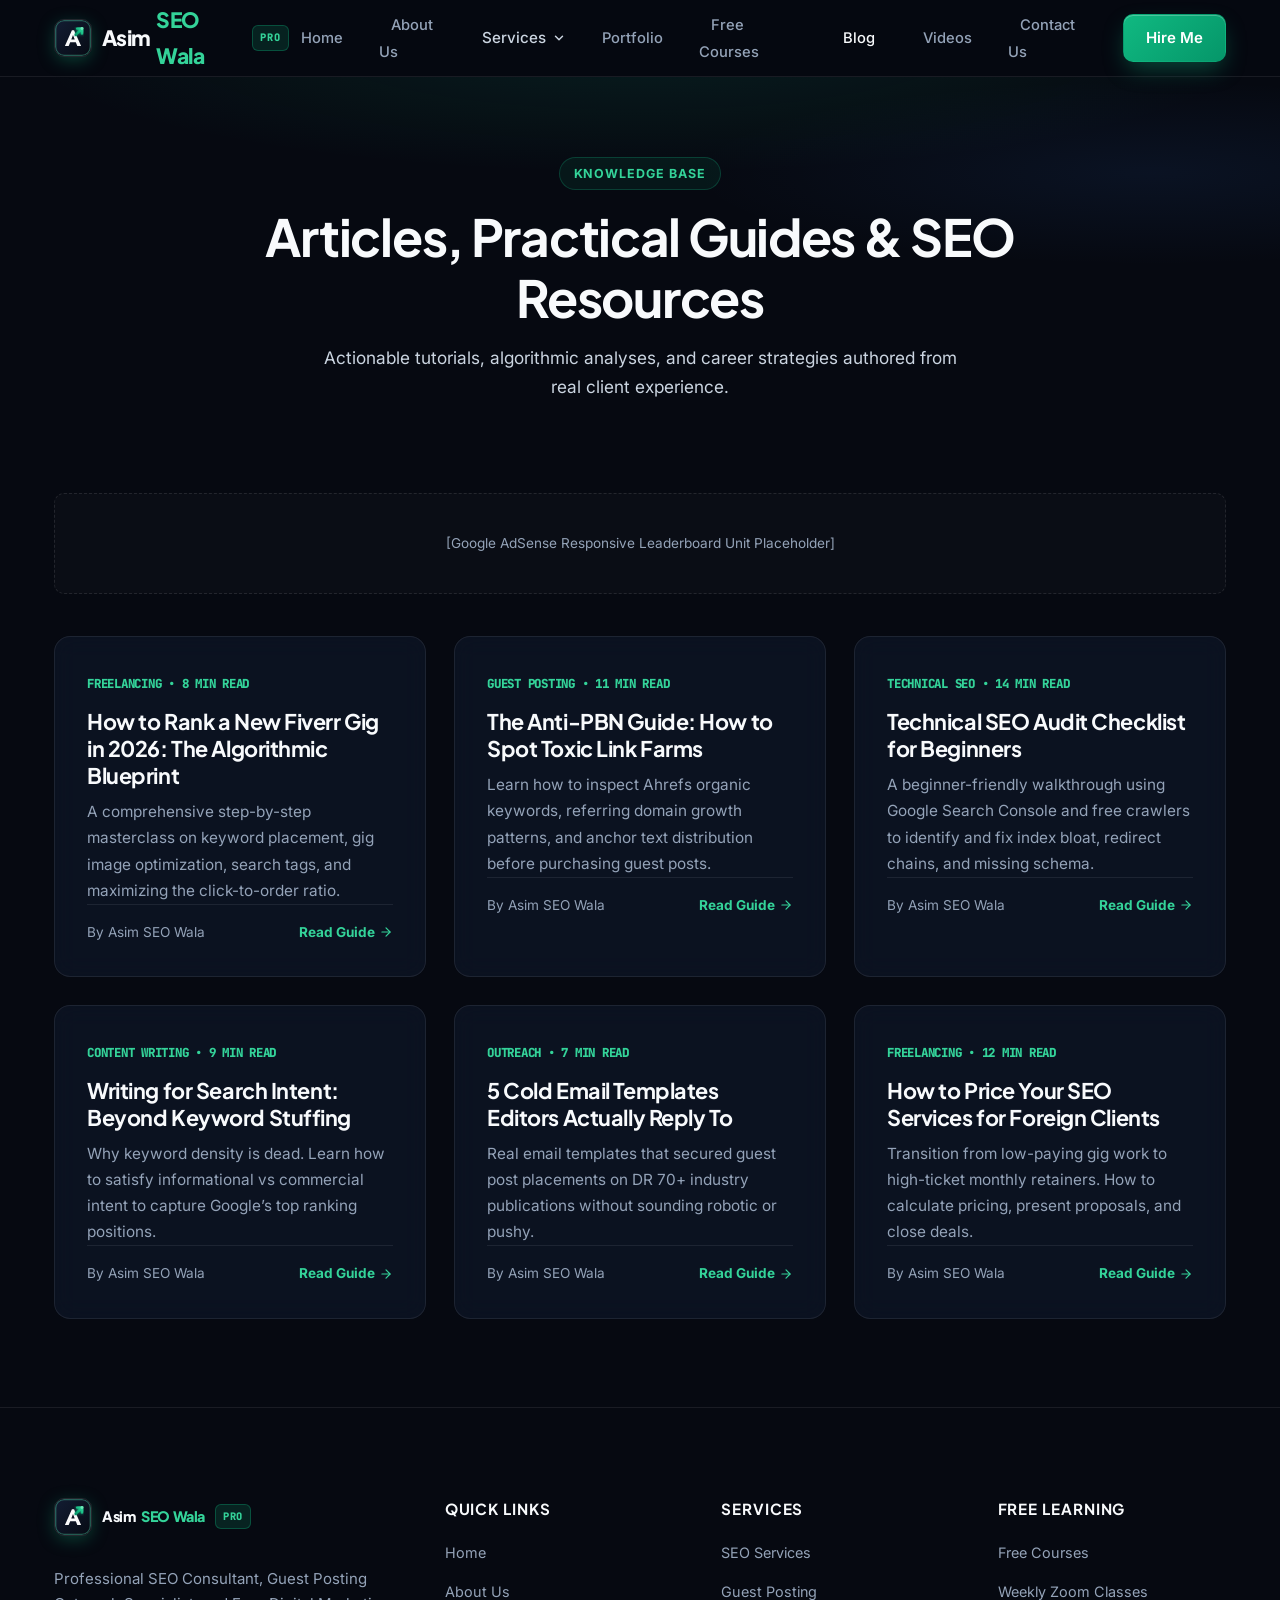
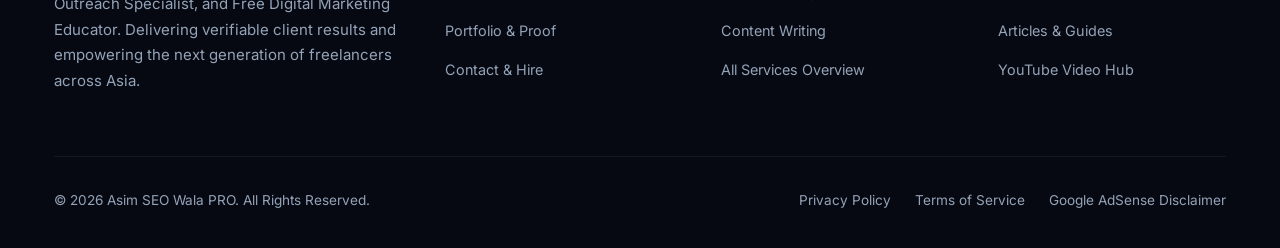
<file: blog.html>
<!DOCTYPE html>
<html lang="en">
<head>
  <meta charset="UTF-8">
  <meta name="viewport" content="width=device-width, initial-scale=1.0">
  <title>Articles & Educational Resources | Asim SEO Wala PRO - SEO & Freelancing Guides</title>
  <meta name="description" content="In-depth, actionable guides and tutorials covering SEO, guest posting, Fiverr gig ranking, and freelancing strategies written by Asim SEO Wala.">
  <link rel="icon" type="image/svg+xml" href="assets/images/favicon.svg">
  <link rel="canonical" href="https://personal-brand-portfolio-three.vercel.app/blog.html">

  <meta property="og:type" content="website">
  <meta property="og:site_name" content="Asim SEO Wala PRO">
  <meta property="og:title" content="Articles & Educational Resources | Asim SEO Wala PRO">
  <meta property="og:description" content="In-depth, actionable guides and tutorials covering SEO, guest posting, and Fiverr gig ranking.">
  <meta property="og:url" content="https://personal-brand-portfolio-three.vercel.app/blog.html">
  <meta property="og:image" content="https://personal-brand-portfolio-three.vercel.app/assets/images/asim-hero-headshot.jpg">

  <meta name="twitter:card" content="summary_large_image">
  <meta name="twitter:title" content="Articles & Educational Resources | Asim SEO Wala PRO">
  <meta name="twitter:description" content="In-depth, actionable guides and tutorials covering SEO, guest posting, and Fiverr gig ranking.">
  <meta name="twitter:image" content="https://personal-brand-portfolio-three.vercel.app/assets/images/asim-hero-headshot.jpg">

  <link rel="preconnect" href="https://fonts.googleapis.com">
  <link rel="preconnect" href="https://fonts.gstatic.com" crossorigin>
  <link rel="preload" as="style" href="https://fonts.googleapis.com/css2?family=Inter:wght@400;500;600;700&family=JetBrains+Mono:wght@500;600;700;800&family=Plus+Jakarta+Sans:wght@500;600;700;800&display=swap">
  <link rel="stylesheet" href="https://fonts.googleapis.com/css2?family=Inter:wght@400;500;600;700&family=JetBrains+Mono:wght@500;600;700;800&family=Plus+Jakarta+Sans:wght@500;600;700;800&display=swap" media="print" onload="this.media='all'">
  <noscript>
    <link rel="stylesheet" href="https://fonts.googleapis.com/css2?family=Inter:wght@400;500;600;700&family=JetBrains+Mono:wght@500;600;700;800&family=Plus+Jakarta+Sans:wght@500;600;700;800&display=swap">
  </noscript>
  <link rel="stylesheet" href="assets/css/styles.min.css">
</head>
<body>

  <!-- Header -->
  <header class="site-header">
    <div class="container nav-container">
      <a href="index.html" class="site-logo">
        <img src="assets/images/logo.svg" alt="Asim SEO Wala Logo" class="site-logo-icon" width="38" height="38">
        <span class="logo-text-wrap">
          <span class="logo-brand">Asim</span> <span class="logo-tag">SEO Wala</span><span class="logo-badge">PRO</span>
        </span>
      </a>
      <button class="mobile-toggle" aria-label="Toggle navigation">
        <svg class="icon" viewBox="0 0 24 24"><line x1="4" x2="20" y1="12" y2="12"/><line x1="4" x2="20" y1="6" y2="6"/><line x1="4" x2="20" y1="18" y2="18"/></svg>
      </button>
      <ul class="nav-menu">
        <li class="nav-item"><a href="index.html" class="nav-link">Home</a></li>
        <li class="nav-item"><a href="about.html" class="nav-link">About Us</a></li>
        <li class="nav-item has-dropdown">
          <button type="button" class="nav-link dropdown-toggle" aria-expanded="false">
            <span>Services</span>
            <svg class="icon dropdown-chevron" viewBox="0 0 24 24"><polyline points="6 9 12 15 18 9"/></svg>
          </button>
          <ul class="dropdown-menu">
            <li class="dropdown-item">
              <a href="services-seo.html">
                <span style="display: flex; align-items: center; gap: 8px;">
                  <svg class="icon" viewBox="0 0 24 24" style="color: var(--c-emerald-400); width: 16px; height: 16px;"><circle cx="11" cy="11" r="8"/><path d="m21 21-4.3-4.3"/></svg>
                  SEO Services
                </span>
                <svg class="icon" viewBox="0 0 24 24" style="width: 14px; height: 14px; opacity: 0.5;"><path d="M5 12h14"/><path d="m12 5 7 7-7 7"/></svg>
              </a>
            </li>
            <li class="dropdown-item">
              <a href="services-guest-posting.html">
                <span style="display: flex; align-items: center; gap: 8px;">
                  <svg class="icon" viewBox="0 0 24 24" style="color: var(--c-emerald-400); width: 16px; height: 16px;"><path d="M10 13a5 5 0 0 0 7.54.54l3-3a5 5 0 0 0-7.07-7.07l-1.72 1.71"/><path d="M14 11a5 5 0 0 0-7.54-.54l-3 3a5 5 0 0 0 7.07 7.07l1.71-1.71"/></svg>
                  Guest Posting
                </span>
                <svg class="icon" viewBox="0 0 24 24" style="width: 14px; height: 14px; opacity: 0.5;"><path d="M5 12h14"/><path d="m12 5 7 7-7 7"/></svg>
              </a>
            </li>
            <li class="dropdown-item">
              <a href="services-content-writing.html">
                <span style="display: flex; align-items: center; gap: 8px;">
                  <svg class="icon" viewBox="0 0 24 24" style="color: var(--c-emerald-400); width: 16px; height: 16px;"><path d="M12 20h9"/><path d="M16.5 3.5a2.121 2.121 0 0 1 3 3L7 19l-4 1 1-4L16.5 3.5z"/></svg>
                  Content Writing
                </span>
                <svg class="icon" viewBox="0 0 24 24" style="width: 14px; height: 14px; opacity: 0.5;"><path d="M5 12h14"/><path d="m12 5 7 7-7 7"/></svg>
              </a>
            </li>
            <li class="dropdown-item" style="border-top: 1px solid rgba(255, 255, 255, 0.08); margin-top: 4px; padding-top: 4px;">
              <a href="services.html" style="color: var(--c-emerald-400); font-weight: 600;">
                <span>All Services Overview</span>
                <svg class="icon" viewBox="0 0 24 24" style="width: 14px; height: 14px;"><path d="M5 12h14"/><path d="m12 5 7 7-7 7"/></svg>
              </a>
            </li>
          </ul>
        </li>
        <li class="nav-item"><a href="portfolio.html" class="nav-link">Portfolio</a></li>
        <li class="nav-item"><a href="free-courses.html" class="nav-link">Free Courses</a></li>
        <li class="nav-item"><a href="blog.html" class="nav-link active">Blog</a></li>
        <li class="nav-item"><a href="videos.html" class="nav-link">Videos</a></li>
        <li class="nav-item"><a href="contact.html" class="nav-link">Contact Us</a></li>
        <li class="nav-item"><a href="contact.html" class="btn btn-primary" style="padding: 10px 22px;">Hire Me</a></li>
      </ul>
    </div>
  </header>

  <main>
    <!-- Hero -->
    <section class="hero-section" style="padding: 80px 0 40px; text-align: center;">
      <div class="container">
        <span class="pill-badge">KNOWLEDGE BASE</span>
        <h1 style="max-width: 820px; margin: 0 auto 16px;">Articles, Practical Guides & SEO Resources</h1>
        <p class="section-subtext" style="margin: 0 auto 20px;">
          Actionable tutorials, algorithmic analyses, and career strategies authored from real client experience.
        </p>
      </div>
    </section>

    <!-- AdSense Slot (Policy Compliant) -->
    <div class="container">
      <div class="adsense-slot adsense-leaderboard">
        <p style="padding: 18px; color: var(--c-slate-400); font-size: 0.85rem; margin: 0;">[Google AdSense Responsive Leaderboard Unit Placeholder]</p>
      </div>
    </div>

    <!-- Articles Grid -->
    <section style="padding-top: 10px;">
      <div class="container">
        <div class="grid-3">

          <!-- Article 1 (Featured) -->
          <div class="card">
            <span class="mono-metric" style="font-size: 0.78rem; font-weight: 800; color: var(--c-emerald-400);">FREELANCING • 8 MIN READ</span>
            <h2 style="font-size: 1.35rem; margin: 12px 0 10px;"><a href="article-fiverr-ranking.html" style="color: var(--c-white);">How to Rank a New Fiverr Gig in 2026: The Algorithmic Blueprint</a></h2>
            <p class="card-text">
              A comprehensive step-by-step masterclass on keyword placement, gig image optimization, search tags, and maximizing the click-to-order ratio.
            </p>
            <div style="display: flex; justify-content: space-between; align-items: center; margin-top: auto; padding-top: 16px; border-top: 1px solid rgba(255,255,255,0.08); font-size: 0.85rem; color: var(--c-slate-400);">
              <span>By Asim SEO Wala</span>
              <a href="article-fiverr-ranking.html" style="font-weight: 700; color: var(--c-emerald-400); display: inline-flex; align-items: center; gap: 4px;">
                <span>Read Guide</span>
                <svg class="icon" viewBox="0 0 24 24" style="width: 14px; height: 14px;"><path d="M5 12h14"/><path d="m12 5 7 7-7 7"/></svg>
              </a>
            </div>
          </div>

          <!-- Article 2 -->
          <div class="card">
            <span class="mono-metric" style="font-size: 0.78rem; font-weight: 800; color: var(--c-emerald-400);">GUEST POSTING • 11 MIN READ</span>
            <h2 style="font-size: 1.35rem; margin: 12px 0 10px;"><a href="article-fiverr-ranking.html" style="color: var(--c-white);">The Anti-PBN Guide: How to Spot Toxic Link Farms</a></h2>
            <p class="card-text">
              Learn how to inspect Ahrefs organic keywords, referring domain growth patterns, and anchor text distribution before purchasing guest posts.
            </p>
            <div style="display: flex; justify-content: space-between; align-items: center; margin-top: auto; padding-top: 16px; border-top: 1px solid rgba(255,255,255,0.08); font-size: 0.85rem; color: var(--c-slate-400);">
              <span>By Asim SEO Wala</span>
              <a href="article-fiverr-ranking.html" style="font-weight: 700; color: var(--c-emerald-400); display: inline-flex; align-items: center; gap: 4px;">
                <span>Read Guide</span>
                <svg class="icon" viewBox="0 0 24 24" style="width: 14px; height: 14px;"><path d="M5 12h14"/><path d="m12 5 7 7-7 7"/></svg>
              </a>
            </div>
          </div>

          <!-- Article 3 -->
          <div class="card">
            <span class="mono-metric" style="font-size: 0.78rem; font-weight: 800; color: var(--c-emerald-400);">TECHNICAL SEO • 14 MIN READ</span>
            <h2 style="font-size: 1.35rem; margin: 12px 0 10px;"><a href="article-fiverr-ranking.html" style="color: var(--c-white);">Technical SEO Audit Checklist for Beginners</a></h2>
            <p class="card-text">
              A beginner-friendly walkthrough using Google Search Console and free crawlers to identify and fix index bloat, redirect chains, and missing schema.
            </p>
            <div style="display: flex; justify-content: space-between; align-items: center; margin-top: auto; padding-top: 16px; border-top: 1px solid rgba(255,255,255,0.08); font-size: 0.85rem; color: var(--c-slate-400);">
              <span>By Asim SEO Wala</span>
              <a href="article-fiverr-ranking.html" style="font-weight: 700; color: var(--c-emerald-400); display: inline-flex; align-items: center; gap: 4px;">
                <span>Read Guide</span>
                <svg class="icon" viewBox="0 0 24 24" style="width: 14px; height: 14px;"><path d="M5 12h14"/><path d="m12 5 7 7-7 7"/></svg>
              </a>
            </div>
          </div>

          <!-- Article 4 -->
          <div class="card">
            <span class="mono-metric" style="font-size: 0.78rem; font-weight: 800; color: var(--c-emerald-400);">CONTENT WRITING • 9 MIN READ</span>
            <h2 style="font-size: 1.35rem; margin: 12px 0 10px;"><a href="article-fiverr-ranking.html" style="color: var(--c-white);">Writing for Search Intent: Beyond Keyword Stuffing</a></h2>
            <p class="card-text">
              Why keyword density is dead. Learn how to satisfy informational vs commercial intent to capture Google’s top ranking positions.
            </p>
            <div style="display: flex; justify-content: space-between; align-items: center; margin-top: auto; padding-top: 16px; border-top: 1px solid rgba(255,255,255,0.08); font-size: 0.85rem; color: var(--c-slate-400);">
              <span>By Asim SEO Wala</span>
              <a href="article-fiverr-ranking.html" style="font-weight: 700; color: var(--c-emerald-400); display: inline-flex; align-items: center; gap: 4px;">
                <span>Read Guide</span>
                <svg class="icon" viewBox="0 0 24 24" style="width: 14px; height: 14px;"><path d="M5 12h14"/><path d="m12 5 7 7-7 7"/></svg>
              </a>
            </div>
          </div>

          <!-- Article 5 -->
          <div class="card">
            <span class="mono-metric" style="font-size: 0.78rem; font-weight: 800; color: var(--c-emerald-400);">OUTREACH • 7 MIN READ</span>
            <h2 style="font-size: 1.35rem; margin: 12px 0 10px;"><a href="article-fiverr-ranking.html" style="color: var(--c-white);">5 Cold Email Templates Editors Actually Reply To</a></h2>
            <p class="card-text">
              Real email templates that secured guest post placements on DR 70+ industry publications without sounding robotic or pushy.
            </p>
            <div style="display: flex; justify-content: space-between; align-items: center; margin-top: auto; padding-top: 16px; border-top: 1px solid rgba(255,255,255,0.08); font-size: 0.85rem; color: var(--c-slate-400);">
              <span>By Asim SEO Wala</span>
              <a href="article-fiverr-ranking.html" style="font-weight: 700; color: var(--c-emerald-400); display: inline-flex; align-items: center; gap: 4px;">
                <span>Read Guide</span>
                <svg class="icon" viewBox="0 0 24 24" style="width: 14px; height: 14px;"><path d="M5 12h14"/><path d="m12 5 7 7-7 7"/></svg>
              </a>
            </div>
          </div>

          <!-- Article 6 -->
          <div class="card">
            <span class="mono-metric" style="font-size: 0.78rem; font-weight: 800; color: var(--c-emerald-400);">FREELANCING • 12 MIN READ</span>
            <h2 style="font-size: 1.35rem; margin: 12px 0 10px;"><a href="article-fiverr-ranking.html" style="color: var(--c-white);">How to Price Your SEO Services for Foreign Clients</a></h2>
            <p class="card-text">
              Transition from low-paying gig work to high-ticket monthly retainers. How to calculate pricing, present proposals, and close deals.
            </p>
            <div style="display: flex; justify-content: space-between; align-items: center; margin-top: auto; padding-top: 16px; border-top: 1px solid rgba(255,255,255,0.08); font-size: 0.85rem; color: var(--c-slate-400);">
              <span>By Asim SEO Wala</span>
              <a href="article-fiverr-ranking.html" style="font-weight: 700; color: var(--c-emerald-400); display: inline-flex; align-items: center; gap: 4px;">
                <span>Read Guide</span>
                <svg class="icon" viewBox="0 0 24 24" style="width: 14px; height: 14px;"><path d="M5 12h14"/><path d="m12 5 7 7-7 7"/></svg>
              </a>
            </div>
          </div>

        </div>
      </div>
    </section>
  </main>

  <!-- Footer -->
    <footer class="site-footer">
    <div class="container">
      <div class="footer-grid">
        <div class="footer-col">
          <a href="index.html" class="site-logo" style="margin-bottom: 16px;">
            <img src="assets/images/logo.svg" alt="Asim SEO Wala Logo" class="site-logo-icon" width="38" height="38">
            <span class="logo-text-wrap">
              <span class="logo-brand">Asim</span> <span class="logo-tag">SEO Wala</span><span class="logo-badge">PRO</span>
            </span>
          </a>
          <p style="font-size: 0.94rem; line-height: 1.7; margin-top: 14px; color: var(--c-slate-400);">
            Professional SEO Consultant, Guest Posting Outreach Specialist, and Free Digital Marketing Educator. Delivering verifiable client results and empowering the next generation of freelancers across Asia.
          </p>
        </div>

        <div class="footer-col">
          <h4>Quick Links</h4>
          <ul>
            <li><a href="index.html">Home</a></li>
            <li><a href="about.html">About Us</a></li>
            <li><a href="portfolio.html">Portfolio & Proof</a></li>
            <li><a href="contact.html">Contact & Hire</a></li>
          </ul>
        </div>

        <div class="footer-col">
          <h4>Services</h4>
          <ul>
            <li><a href="services-seo.html">SEO Services</a></li>
            <li><a href="services-guest-posting.html">Guest Posting</a></li>
            <li><a href="services-content-writing.html">Content Writing</a></li>
            <li><a href="services.html">All Services Overview</a></li>
          </ul>
        </div>

        <div class="footer-col">
          <h4>Free Learning</h4>
          <ul>
            <li><a href="free-courses.html">Free Courses</a></li>
            <li><a href="free-courses.html#zoom">Weekly Zoom Classes</a></li>
            <li><a href="blog.html">Articles & Guides</a></li>
            <li><a href="videos.html">YouTube Video Hub</a></li>
          </ul>
        </div>
      </div>

      <div class="footer-bottom">
        <div>
          © <span id="current-year">2026</span> Asim SEO Wala PRO. All Rights Reserved.
        </div>
        <div>
          <a href="contact.html#privacy" style="margin-right: 20px;">Privacy Policy</a>
          <a href="contact.html#terms" style="margin-right: 20px;">Terms of Service</a>
          <a href="contact.html#disclaimer">Google AdSense Disclaimer</a>
        </div>
      </div>
    </div>
  </footer>

  <script src="assets/js/main.min.js" defer></script>
</body>
</html>
</file>
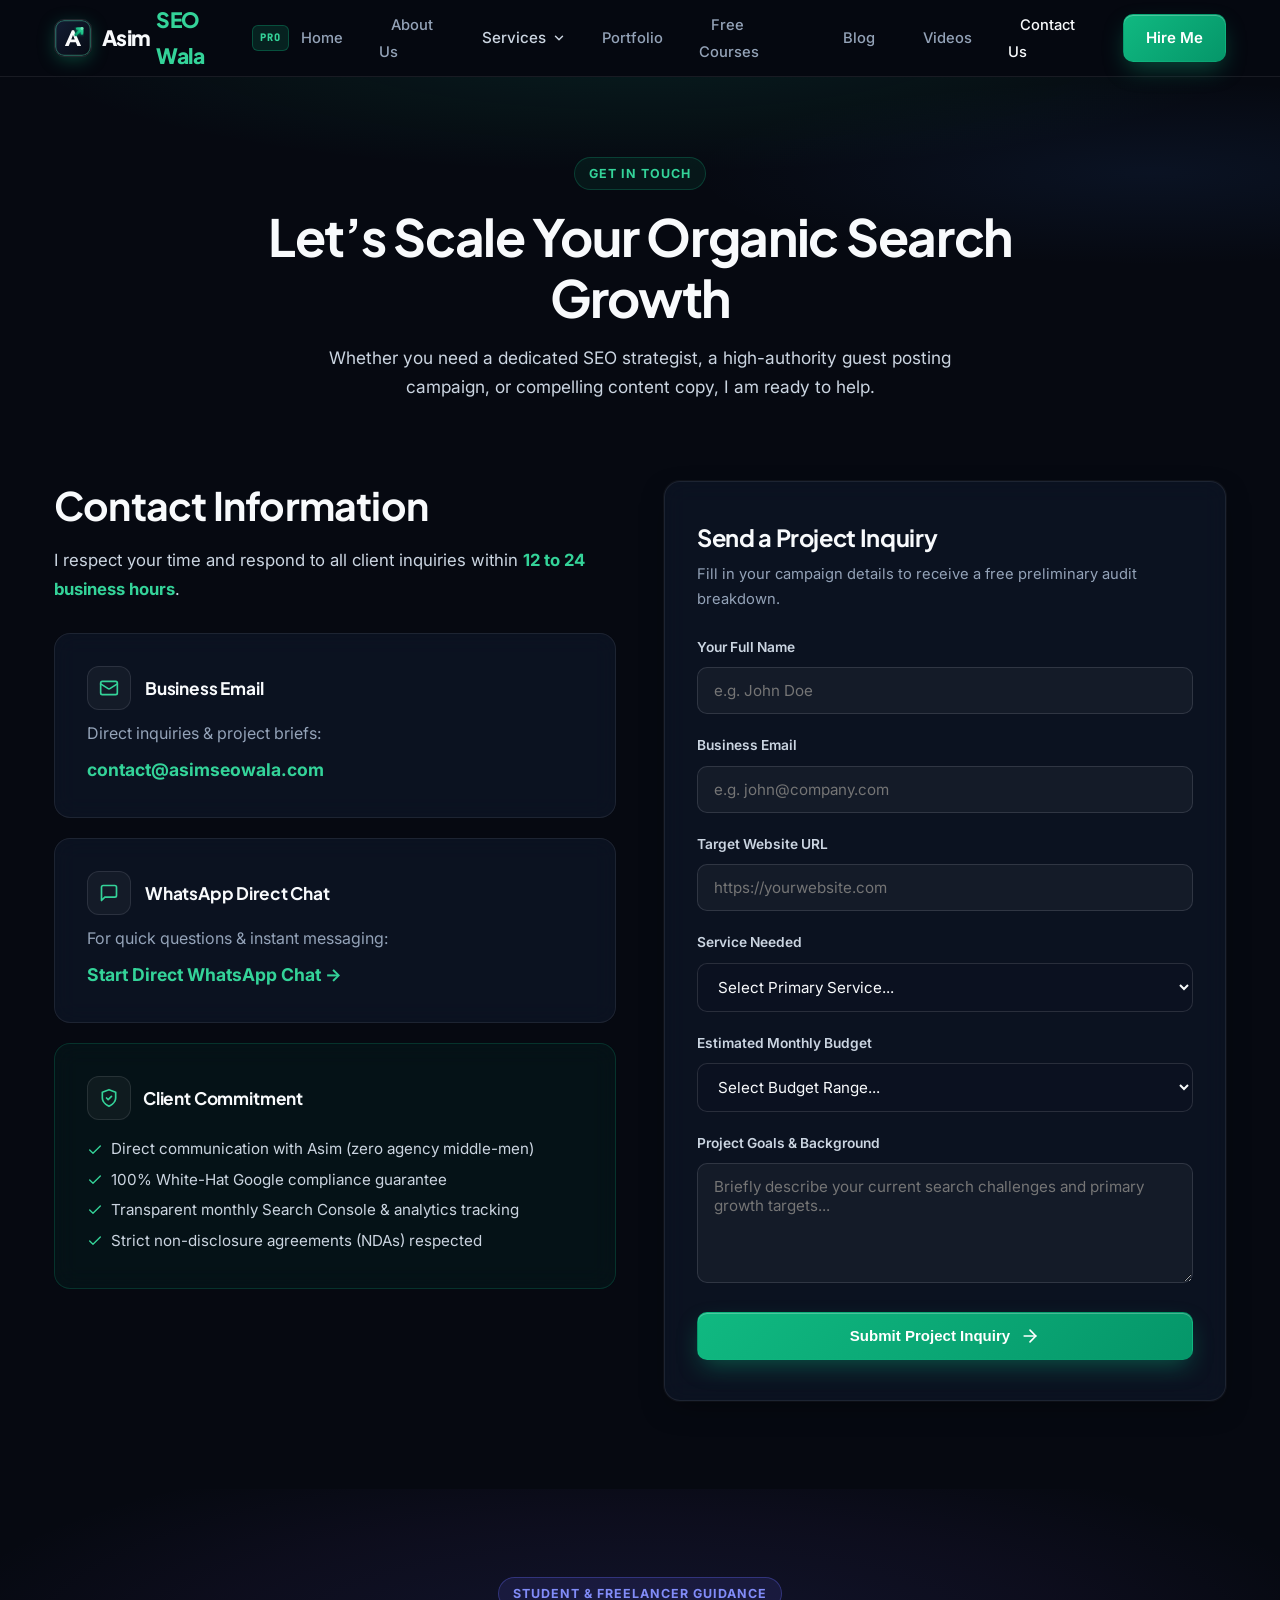
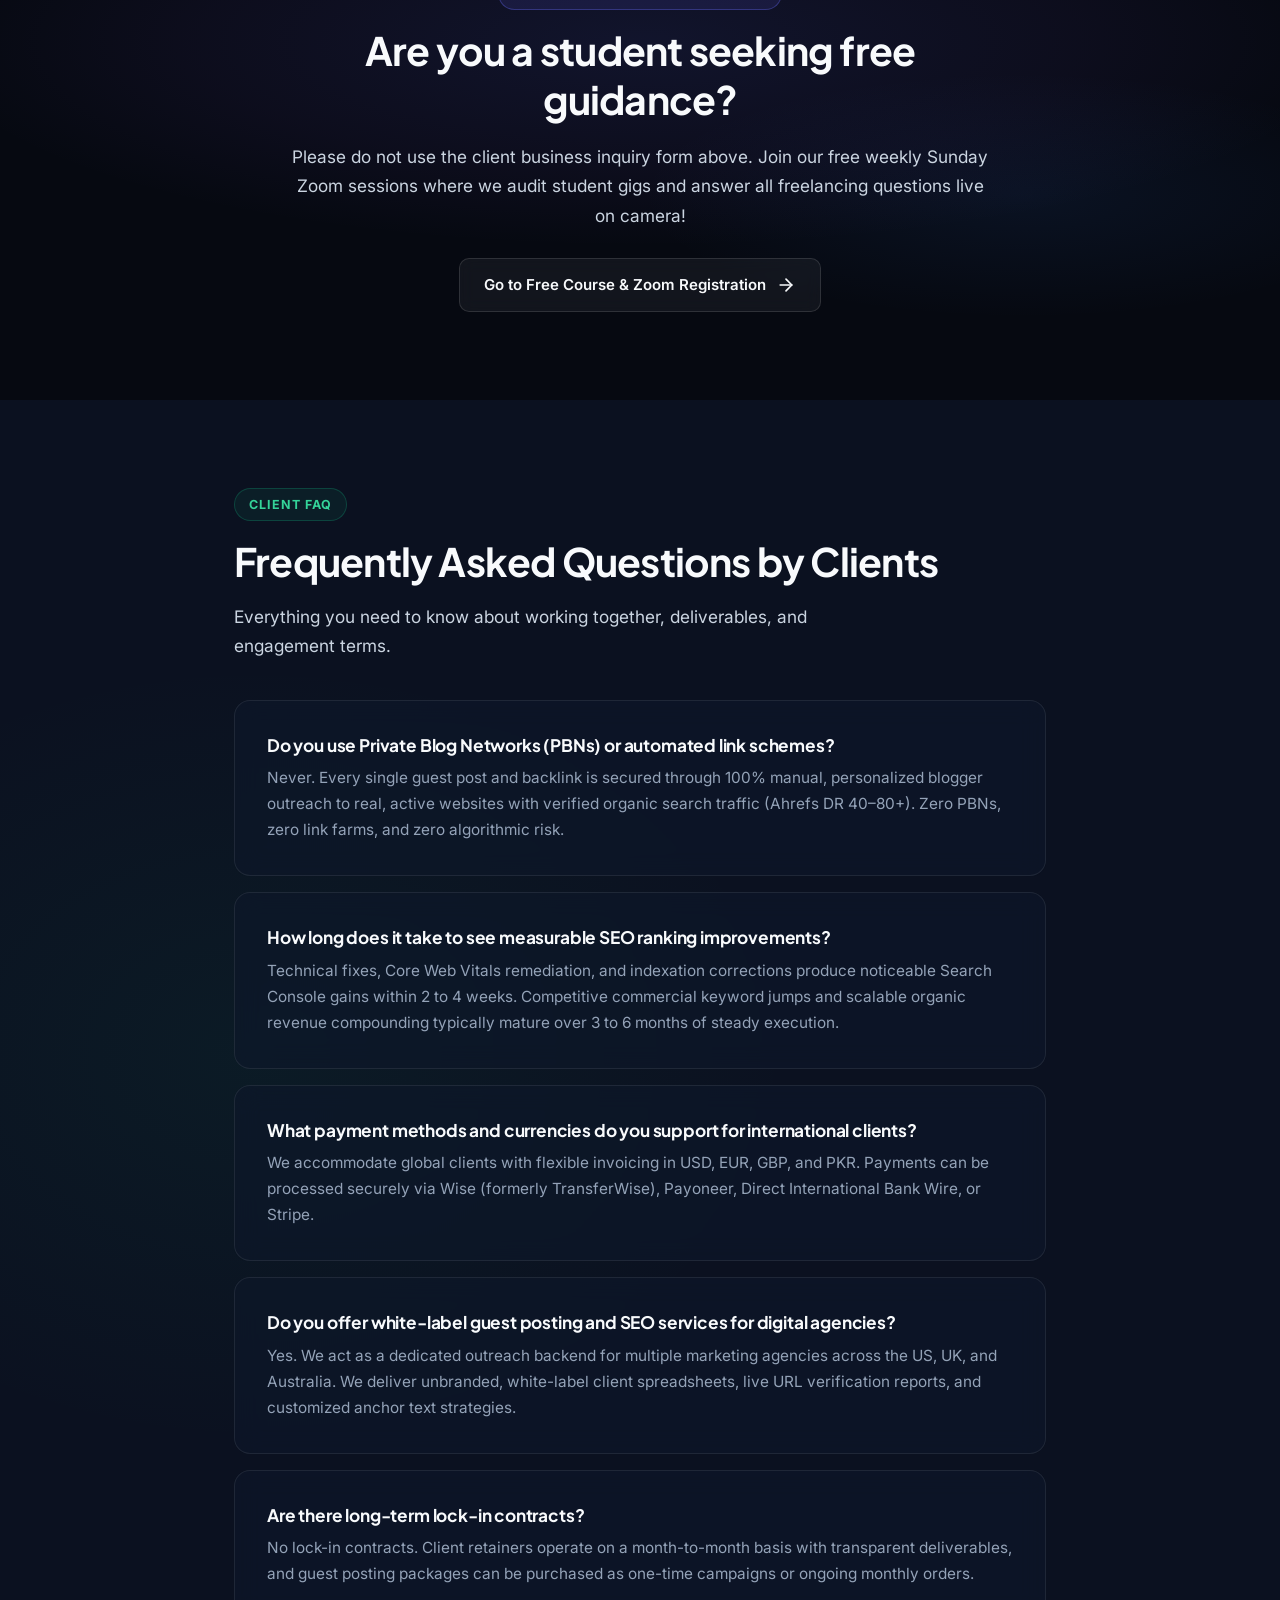
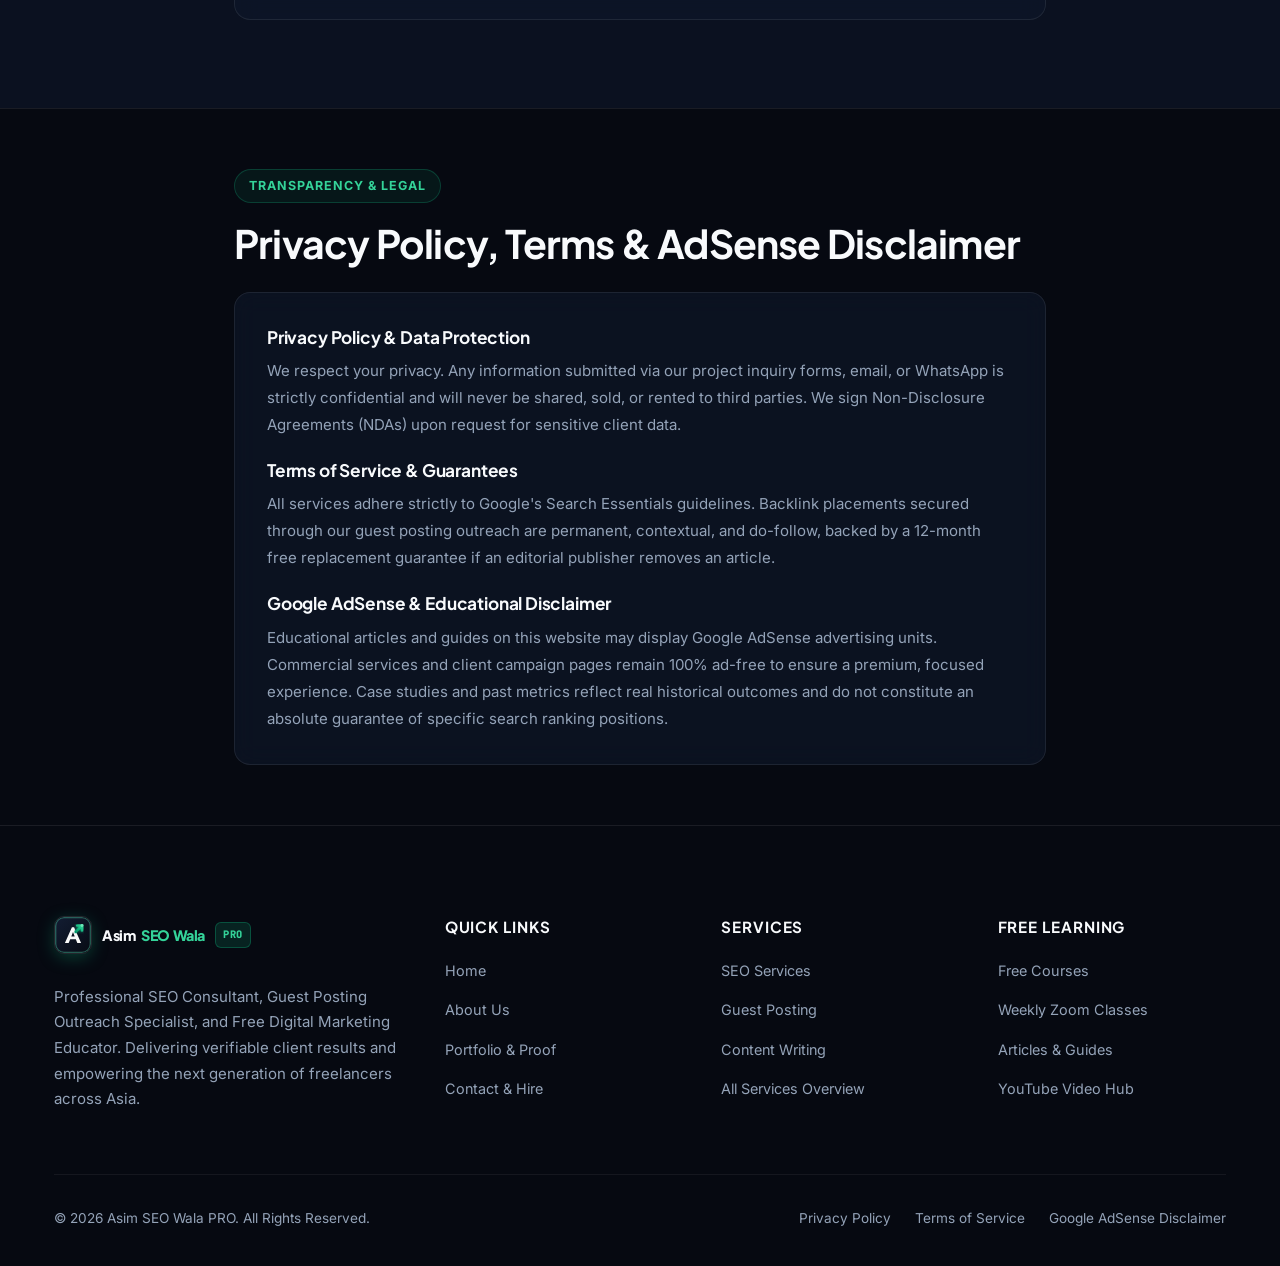
<file: contact.html>
<!DOCTYPE html>
<html lang="en">
<head>
  <meta charset="UTF-8">
  <meta name="viewport" content="width=device-width, initial-scale=1.0">
  <title>Contact & Hire Asim | Asim SEO Wala PRO - SEO & Outreach Consultant</title>
  <meta name="description" content="Get in touch with Asim SEO Wala for international SEO consulting, high-authority guest posting, or content writing services. Guaranteed reply within 24 hours.">
  <link rel="icon" type="image/svg+xml" href="assets/images/favicon.svg">
  <link rel="canonical" href="https://personal-brand-portfolio-three.vercel.app/contact.html">

  <meta property="og:type" content="website">
  <meta property="og:site_name" content="Asim SEO Wala PRO">
  <meta property="og:title" content="Contact & Hire Asim | Asim SEO Wala PRO">
  <meta property="og:description" content="Get in touch with Asim SEO Wala for international SEO consulting, high-authority guest posting, or content writing services.">
  <meta property="og:url" content="https://personal-brand-portfolio-three.vercel.app/contact.html">
  <meta property="og:image" content="https://personal-brand-portfolio-three.vercel.app/assets/images/asim-hero-headshot.jpg">

  <meta name="twitter:card" content="summary_large_image">
  <meta name="twitter:title" content="Contact & Hire Asim | Asim SEO Wala PRO">
  <meta name="twitter:description" content="Get in touch for international SEO consulting, high-authority guest posting, or content writing.">
  <meta name="twitter:image" content="https://personal-brand-portfolio-three.vercel.app/assets/images/asim-hero-headshot.jpg">

  <!-- ContactPage Structured Data JSON-LD Schema -->
  <script type="application/ld+json">
  {
    "@context": "https://schema.org",
    "@type": "ContactPage",
    "name": "Contact Asim SEO Wala PRO",
    "description": "Book a strategic consultation, request high-authority guest posting inventory, or inquire about SEO services.",
    "url": "https://personal-brand-portfolio-three.vercel.app/contact.html",
    "mainEntity": {
      "@type": "Person",
      "name": "Asim SEO Wala",
      "email": "contact@asimseowala.com"
    }
  }
  </script>

  <link rel="preconnect" href="https://fonts.googleapis.com">
  <link rel="preconnect" href="https://fonts.gstatic.com" crossorigin>
  <link rel="preload" as="style" href="https://fonts.googleapis.com/css2?family=Inter:wght@400;500;600;700&family=JetBrains+Mono:wght@500;600;700;800&family=Plus+Jakarta+Sans:wght@500;600;700;800&display=swap">
  <link rel="stylesheet" href="https://fonts.googleapis.com/css2?family=Inter:wght@400;500;600;700&family=JetBrains+Mono:wght@500;600;700;800&family=Plus+Jakarta+Sans:wght@500;600;700;800&display=swap" media="print" onload="this.media='all'">
  <noscript>
    <link rel="stylesheet" href="https://fonts.googleapis.com/css2?family=Inter:wght@400;500;600;700&family=JetBrains+Mono:wght@500;600;700;800&family=Plus+Jakarta+Sans:wght@500;600;700;800&display=swap">
  </noscript>
  <link rel="stylesheet" href="assets/css/styles.min.css">
</head>
<body>

  <!-- Header -->
  <header class="site-header">
    <div class="container nav-container">
      <a href="index.html" class="site-logo">
        <img src="assets/images/logo.svg" alt="Asim SEO Wala Logo" class="site-logo-icon" width="38" height="38">
        <span class="logo-text-wrap">
          <span class="logo-brand">Asim</span> <span class="logo-tag">SEO Wala</span><span class="logo-badge">PRO</span>
        </span>
      </a>
      <button class="mobile-toggle" aria-label="Toggle navigation">
        <svg class="icon" viewBox="0 0 24 24"><line x1="4" x2="20" y1="12" y2="12"/><line x1="4" x2="20" y1="6" y2="6"/><line x1="4" x2="20" y1="18" y2="18"/></svg>
      </button>
      <ul class="nav-menu">
        <li class="nav-item"><a href="index.html" class="nav-link">Home</a></li>
        <li class="nav-item"><a href="about.html" class="nav-link">About Us</a></li>
        <li class="nav-item has-dropdown">
          <button type="button" class="nav-link dropdown-toggle" aria-expanded="false">
            <span>Services</span>
            <svg class="icon dropdown-chevron" viewBox="0 0 24 24"><polyline points="6 9 12 15 18 9"/></svg>
          </button>
          <ul class="dropdown-menu">
            <li class="dropdown-item">
              <a href="services-seo.html">
                <span style="display: flex; align-items: center; gap: 8px;">
                  <svg class="icon" viewBox="0 0 24 24" style="color: var(--c-emerald-400); width: 16px; height: 16px;"><circle cx="11" cy="11" r="8"/><path d="m21 21-4.3-4.3"/></svg>
                  SEO Services
                </span>
                <svg class="icon" viewBox="0 0 24 24" style="width: 14px; height: 14px; opacity: 0.5;"><path d="M5 12h14"/><path d="m12 5 7 7-7 7"/></svg>
              </a>
            </li>
            <li class="dropdown-item">
              <a href="services-guest-posting.html">
                <span style="display: flex; align-items: center; gap: 8px;">
                  <svg class="icon" viewBox="0 0 24 24" style="color: var(--c-emerald-400); width: 16px; height: 16px;"><path d="M10 13a5 5 0 0 0 7.54.54l3-3a5 5 0 0 0-7.07-7.07l-1.72 1.71"/><path d="M14 11a5 5 0 0 0-7.54-.54l-3 3a5 5 0 0 0 7.07 7.07l1.71-1.71"/></svg>
                  Guest Posting
                </span>
                <svg class="icon" viewBox="0 0 24 24" style="width: 14px; height: 14px; opacity: 0.5;"><path d="M5 12h14"/><path d="m12 5 7 7-7 7"/></svg>
              </a>
            </li>
            <li class="dropdown-item">
              <a href="services-content-writing.html">
                <span style="display: flex; align-items: center; gap: 8px;">
                  <svg class="icon" viewBox="0 0 24 24" style="color: var(--c-emerald-400); width: 16px; height: 16px;"><path d="M12 20h9"/><path d="M16.5 3.5a2.121 2.121 0 0 1 3 3L7 19l-4 1 1-4L16.5 3.5z"/></svg>
                  Content Writing
                </span>
                <svg class="icon" viewBox="0 0 24 24" style="width: 14px; height: 14px; opacity: 0.5;"><path d="M5 12h14"/><path d="m12 5 7 7-7 7"/></svg>
              </a>
            </li>
            <li class="dropdown-item" style="border-top: 1px solid rgba(255, 255, 255, 0.08); margin-top: 4px; padding-top: 4px;">
              <a href="services.html" style="color: var(--c-emerald-400); font-weight: 600;">
                <span>All Services Overview</span>
                <svg class="icon" viewBox="0 0 24 24" style="width: 14px; height: 14px;"><path d="M5 12h14"/><path d="m12 5 7 7-7 7"/></svg>
              </a>
            </li>
          </ul>
        </li>
        <li class="nav-item"><a href="portfolio.html" class="nav-link">Portfolio</a></li>
        <li class="nav-item"><a href="free-courses.html" class="nav-link">Free Courses</a></li>
        <li class="nav-item"><a href="blog.html" class="nav-link">Blog</a></li>
        <li class="nav-item"><a href="videos.html" class="nav-link">Videos</a></li>
        <li class="nav-item"><a href="contact.html" class="nav-link active">Contact Us</a></li>
        <li class="nav-item"><a href="contact.html" class="btn btn-primary" style="padding: 10px 22px;">Hire Me</a></li>
      </ul>
    </div>
  </header>

  <main>
    <!-- Hero -->
    <section class="hero-section" style="padding: 80px 0 40px; text-align: center;">
      <div class="container">
        <span class="pill-badge">GET IN TOUCH</span>
        <h1 style="max-width: 800px; margin: 0 auto 16px;">Let’s Scale Your Organic Search Growth</h1>
        <p class="section-subtext" style="margin: 0 auto 20px;">
          Whether you need a dedicated SEO strategist, a high-authority guest posting campaign, or compelling content copy, I am ready to help.
        </p>
      </div>
    </section>

    <!-- Contact Grid -->
    <section style="padding-top: 20px;">
      <div class="container">
        <div class="grid-2" style="align-items: start; gap: 48px;">

          <!-- Left Column: Contact Details & Guarantee -->
          <div>
            <h2>Contact Information</h2>
            <p style="color: var(--c-slate-300); font-size: 1.05rem; margin-bottom: 30px;">
              I respect your time and respond to all client inquiries within <strong style="color: var(--c-emerald-400);">12 to 24 business hours</strong>.
            </p>

            <div class="card" style="margin-bottom: 20px;">
              <div style="display: flex; align-items: center; gap: 14px; margin-bottom: 10px;">
                <div class="icon-box">
                  <svg class="icon" viewBox="0 0 24 24"><rect width="20" height="16" x="2" y="4" rx="2"/><path d="m22 7-8.97 5.7a1.94 1.94 0 0 1-2.06 0L2 7"/></svg>
                </div>
                <h4 style="margin-bottom: 0; color: var(--c-white);">Business Email</h4>
              </div>
              <p style="color: var(--c-slate-400); margin-bottom: 8px;">Direct inquiries & project briefs:</p>
              <a href="mailto:contact@asimseowala.com" style="font-size: 1.1rem; font-weight: 700; color: var(--c-emerald-400);">contact@asimseowala.com</a>
            </div>

            <div class="card" style="margin-bottom: 20px;">
              <div style="display: flex; align-items: center; gap: 14px; margin-bottom: 10px;">
                <div class="icon-box">
                  <svg class="icon" viewBox="0 0 24 24"><path d="M21 15a2 2 0 0 1-2 2H7l-4 4V5a2 2 0 0 1 2-2h14a2 2 0 0 1 2 2z"/></svg>
                </div>
                <h4 style="margin-bottom: 0; color: var(--c-white);">WhatsApp Direct Chat</h4>
              </div>
              <p style="color: var(--c-slate-400); margin-bottom: 8px;">For quick questions & instant messaging:</p>
              <a href="https://wa.me/?text=Hi%20Asim%20SEO%20Wala%2C%20I%20am%20interested%20in%20your%20SEO%20and%20Guest%20Posting%20services" target="_blank" rel="noopener" style="font-size: 1.1rem; font-weight: 700; color: var(--c-emerald-400);">Start Direct WhatsApp Chat &rarr;</a>
            </div>

            <div class="card" style="margin-bottom: 20px; background: rgba(16, 185, 129, 0.05); border-color: rgba(16, 185, 129, 0.2);">
              <div style="display: flex; align-items: center; gap: 12px; margin-bottom: 14px;">
                <div class="icon-box">
                  <svg class="icon" viewBox="0 0 24 24"><path d="M12 22s8-4 8-10V5l-8-3-8 3v7c0 6 8 10 8 10z"/><path d="m9 12 2 2 4-4"/></svg>
                </div>
                <h4 style="margin-bottom: 0; color: var(--c-white);">Client Commitment</h4>
              </div>
              <ul style="list-style: none; font-size: 0.95rem; line-height: 2; color: var(--c-slate-300);">
                <li style="display: flex; align-items: center; gap: 8px;">
                  <svg class="icon" viewBox="0 0 24 24" style="color: var(--c-emerald-400); width: 16px; height: 16px;"><polyline points="20 6 9 17 4 12"/></svg>
                  Direct communication with Asim (zero agency middle-men)
                </li>
                <li style="display: flex; align-items: center; gap: 8px;">
                  <svg class="icon" viewBox="0 0 24 24" style="color: var(--c-emerald-400); width: 16px; height: 16px;"><polyline points="20 6 9 17 4 12"/></svg>
                  100% White-Hat Google compliance guarantee
                </li>
                <li style="display: flex; align-items: center; gap: 8px;">
                  <svg class="icon" viewBox="0 0 24 24" style="color: var(--c-emerald-400); width: 16px; height: 16px;"><polyline points="20 6 9 17 4 12"/></svg>
                  Transparent monthly Search Console & analytics tracking
                </li>
                <li style="display: flex; align-items: center; gap: 8px;">
                  <svg class="icon" viewBox="0 0 24 24" style="color: var(--c-emerald-400); width: 16px; height: 16px;"><polyline points="20 6 9 17 4 12"/></svg>
                  Strict non-disclosure agreements (NDAs) respected
                </li>
              </ul>
            </div>
          </div>

          <!-- Right Column: Project Inquiry Form -->
          <div>
            <div class="card" style="padding: 40px 32px; box-shadow: var(--shadow-card);">
              <h3 style="margin-bottom: 8px;">Send a Project Inquiry</h3>
              <p style="color: var(--c-slate-400); font-size: 0.92rem; margin-bottom: 24px;">Fill in your campaign details to receive a free preliminary audit breakdown.</p>
              <form id="client-inquiry-form">
                <div class="form-group">
                  <label for="c-name" class="form-label">Your Full Name</label>
                  <input type="text" id="c-name" class="form-control" placeholder="e.g. John Doe" required>
                </div>
                <div class="form-group">
                  <label for="c-email" class="form-label">Business Email</label>
                  <input type="email" id="c-email" class="form-control" placeholder="e.g. john@company.com" required>
                </div>
                <div class="form-group">
                  <label for="c-url" class="form-label">Target Website URL</label>
                  <input type="url" id="c-url" class="form-control" placeholder="https://yourwebsite.com" required>
                </div>
                <div class="form-group">
                  <label for="c-service" class="form-label">Service Needed</label>
                  <select id="c-service" class="form-control" required style="background-color: var(--c-obsidian-900);">
                    <option value="">Select Primary Service...</option>
                    <option value="seo">Comprehensive SEO Consulting & Audits</option>
                    <option value="guest-posting">High-Authority Guest Posting Outreach</option>
                    <option value="content">SEO & Conversion Content Writing</option>
                    <option value="turnkey">Full Turnkey Growth Package</option>
                  </select>
                </div>
                <div class="form-group">
                  <label for="c-budget" class="form-label">Estimated Monthly Budget</label>
                  <select id="c-budget" class="form-control" required style="background-color: var(--c-obsidian-900);">
                    <option value="">Select Budget Range...</option>
                    <option value="under-500">Under $500</option>
                    <option value="500-1500">$500 – $1,500</option>
                    <option value="1500-3000">$1,500 – $3,000</option>
                    <option value="3000+">$3,000+</option>
                  </select>
                </div>
                <div class="form-group">
                  <label for="c-message" class="form-label">Project Goals & Background</label>
                  <textarea id="c-message" class="form-control" rows="4" placeholder="Briefly describe your current search challenges and primary growth targets..." required></textarea>
                </div>
                <button type="submit" class="btn btn-primary" style="width: 100%;">
                  <span>Submit Project Inquiry</span>
                  <svg class="icon" viewBox="0 0 24 24"><path d="M5 12h14"/><path d="m12 5 7 7-7 7"/></svg>
                </button>
              </form>
            </div>
          </div>

        </div>
      </div>
    </section>

    <!-- Student Guidance Routing -->
    <section class="bg-academy-glow">
      <div class="container" style="text-align: center; max-width: 750px;">
        <span class="pill-badge" style="background: rgba(99, 102, 241, 0.12); color: #818cf8; border-color: rgba(99, 102, 241, 0.35);">STUDENT & FREELANCER GUIDANCE</span>
        <h2>Are you a student seeking free guidance?</h2>
        <p style="color: var(--c-slate-300); font-size: 1.08rem; margin: 18px 0 28px;">
          Please do not use the client business inquiry form above. Join our free weekly Sunday Zoom sessions where we audit student gigs and answer all freelancing questions live on camera!
        </p>
        <a href="free-courses.html#zoom" class="btn btn-secondary">
          <span>Go to Free Course & Zoom Registration</span>
          <svg class="icon" viewBox="0 0 24 24"><path d="M5 12h14"/><path d="m12 5 7 7-7 7"/></svg>
        </a>
      </div>
    </section>
    <!-- Client FAQ Section -->
    <section class="bg-alt" id="faq">
      <div class="container" style="max-width: 860px;">
        <span class="pill-badge">CLIENT FAQ</span>
        <h2>Frequently Asked Questions by Clients</h2>
        <p class="section-subtext">Everything you need to know about working together, deliverables, and engagement terms.</p>

        <div style="margin-top: 32px; display: flex; flex-direction: column; gap: 16px;">
          <div class="card">
            <h4 style="color: var(--c-white); margin-bottom: 8px;">Do you use Private Blog Networks (PBNs) or automated link schemes?</h4>
            <p class="card-text">Never. Every single guest post and backlink is secured through 100% manual, personalized blogger outreach to real, active websites with verified organic search traffic (Ahrefs DR 40–80+). Zero PBNs, zero link farms, and zero algorithmic risk.</p>
          </div>

          <div class="card">
            <h4 style="color: var(--c-white); margin-bottom: 8px;">How long does it take to see measurable SEO ranking improvements?</h4>
            <p class="card-text">Technical fixes, Core Web Vitals remediation, and indexation corrections produce noticeable Search Console gains within 2 to 4 weeks. Competitive commercial keyword jumps and scalable organic revenue compounding typically mature over 3 to 6 months of steady execution.</p>
          </div>

          <div class="card">
            <h4 style="color: var(--c-white); margin-bottom: 8px;">What payment methods and currencies do you support for international clients?</h4>
            <p class="card-text">We accommodate global clients with flexible invoicing in USD, EUR, GBP, and PKR. Payments can be processed securely via Wise (formerly TransferWise), Payoneer, Direct International Bank Wire, or Stripe.</p>
          </div>

          <div class="card">
            <h4 style="color: var(--c-white); margin-bottom: 8px;">Do you offer white-label guest posting and SEO services for digital agencies?</h4>
            <p class="card-text">Yes. We act as a dedicated outreach backend for multiple marketing agencies across the US, UK, and Australia. We deliver unbranded, white-label client spreadsheets, live URL verification reports, and customized anchor text strategies.</p>
          </div>

          <div class="card">
            <h4 style="color: var(--c-white); margin-bottom: 8px;">Are there long-term lock-in contracts?</h4>
            <p class="card-text">No lock-in contracts. Client retainers operate on a month-to-month basis with transparent deliverables, and guest posting packages can be purchased as one-time campaigns or ongoing monthly orders.</p>
          </div>
        </div>
      </div>
    </section>

    <!-- Privacy, Terms & Disclaimers Section -->
    <section id="privacy" style="padding: 60px 0; border-top: 1px solid rgba(255, 255, 255, 0.08);">
      <div class="container" style="max-width: 860px;">
        <span class="pill-badge">TRANSPARENCY & LEGAL</span>
        <h2>Privacy Policy, Terms & AdSense Disclaimer</h2>
        <div class="card" style="margin-top: 24px; font-size: 0.94rem; line-height: 1.8; color: var(--c-slate-400);">
          <h4 id="terms" style="color: var(--c-white); margin-bottom: 8px;">Privacy Policy & Data Protection</h4>
          <p style="margin-bottom: 20px;">We respect your privacy. Any information submitted via our project inquiry forms, email, or WhatsApp is strictly confidential and will never be shared, sold, or rented to third parties. We sign Non-Disclosure Agreements (NDAs) upon request for sensitive client data.</p>
          
          <h4 style="color: var(--c-white); margin-bottom: 8px;">Terms of Service & Guarantees</h4>
          <p style="margin-bottom: 20px;">All services adhere strictly to Google's Search Essentials guidelines. Backlink placements secured through our guest posting outreach are permanent, contextual, and do-follow, backed by a 12-month free replacement guarantee if an editorial publisher removes an article.</p>

          <h4 id="disclaimer" style="color: var(--c-white); margin-bottom: 8px;">Google AdSense & Educational Disclaimer</h4>
          <p>Educational articles and guides on this website may display Google AdSense advertising units. Commercial services and client campaign pages remain 100% ad-free to ensure a premium, focused experience. Case studies and past metrics reflect real historical outcomes and do not constitute an absolute guarantee of specific search ranking positions.</p>
        </div>
      </div>
    </section>
  </main>

  <!-- Footer -->
    <footer class="site-footer">
    <div class="container">
      <div class="footer-grid">
        <div class="footer-col">
          <a href="index.html" class="site-logo" style="margin-bottom: 16px;">
            <img src="assets/images/logo.svg" alt="Asim SEO Wala Logo" class="site-logo-icon" width="38" height="38">
            <span class="logo-text-wrap">
              <span class="logo-brand">Asim</span> <span class="logo-tag">SEO Wala</span><span class="logo-badge">PRO</span>
            </span>
          </a>
          <p style="font-size: 0.94rem; line-height: 1.7; margin-top: 14px; color: var(--c-slate-400);">
            Professional SEO Consultant, Guest Posting Outreach Specialist, and Free Digital Marketing Educator. Delivering verifiable client results and empowering the next generation of freelancers across Asia.
          </p>
        </div>

        <div class="footer-col">
          <h4>Quick Links</h4>
          <ul>
            <li><a href="index.html">Home</a></li>
            <li><a href="about.html">About Us</a></li>
            <li><a href="portfolio.html">Portfolio & Proof</a></li>
            <li><a href="contact.html">Contact & Hire</a></li>
          </ul>
        </div>

        <div class="footer-col">
          <h4>Services</h4>
          <ul>
            <li><a href="services-seo.html">SEO Services</a></li>
            <li><a href="services-guest-posting.html">Guest Posting</a></li>
            <li><a href="services-content-writing.html">Content Writing</a></li>
            <li><a href="services.html">All Services Overview</a></li>
          </ul>
        </div>

        <div class="footer-col">
          <h4>Free Learning</h4>
          <ul>
            <li><a href="free-courses.html">Free Courses</a></li>
            <li><a href="free-courses.html#zoom">Weekly Zoom Classes</a></li>
            <li><a href="blog.html">Articles & Guides</a></li>
            <li><a href="videos.html">YouTube Video Hub</a></li>
          </ul>
        </div>
      </div>

      <div class="footer-bottom">
        <div>
          © <span id="current-year">2026</span> Asim SEO Wala PRO. All Rights Reserved.
        </div>
        <div>
          <a href="contact.html#privacy" style="margin-right: 20px;">Privacy Policy</a>
          <a href="contact.html#terms" style="margin-right: 20px;">Terms of Service</a>
          <a href="contact.html#disclaimer">Google AdSense Disclaimer</a>
        </div>
      </div>
    </div>
  </footer>

  <script src="assets/js/main.min.js" defer></script>
</body>
</html>
</file>
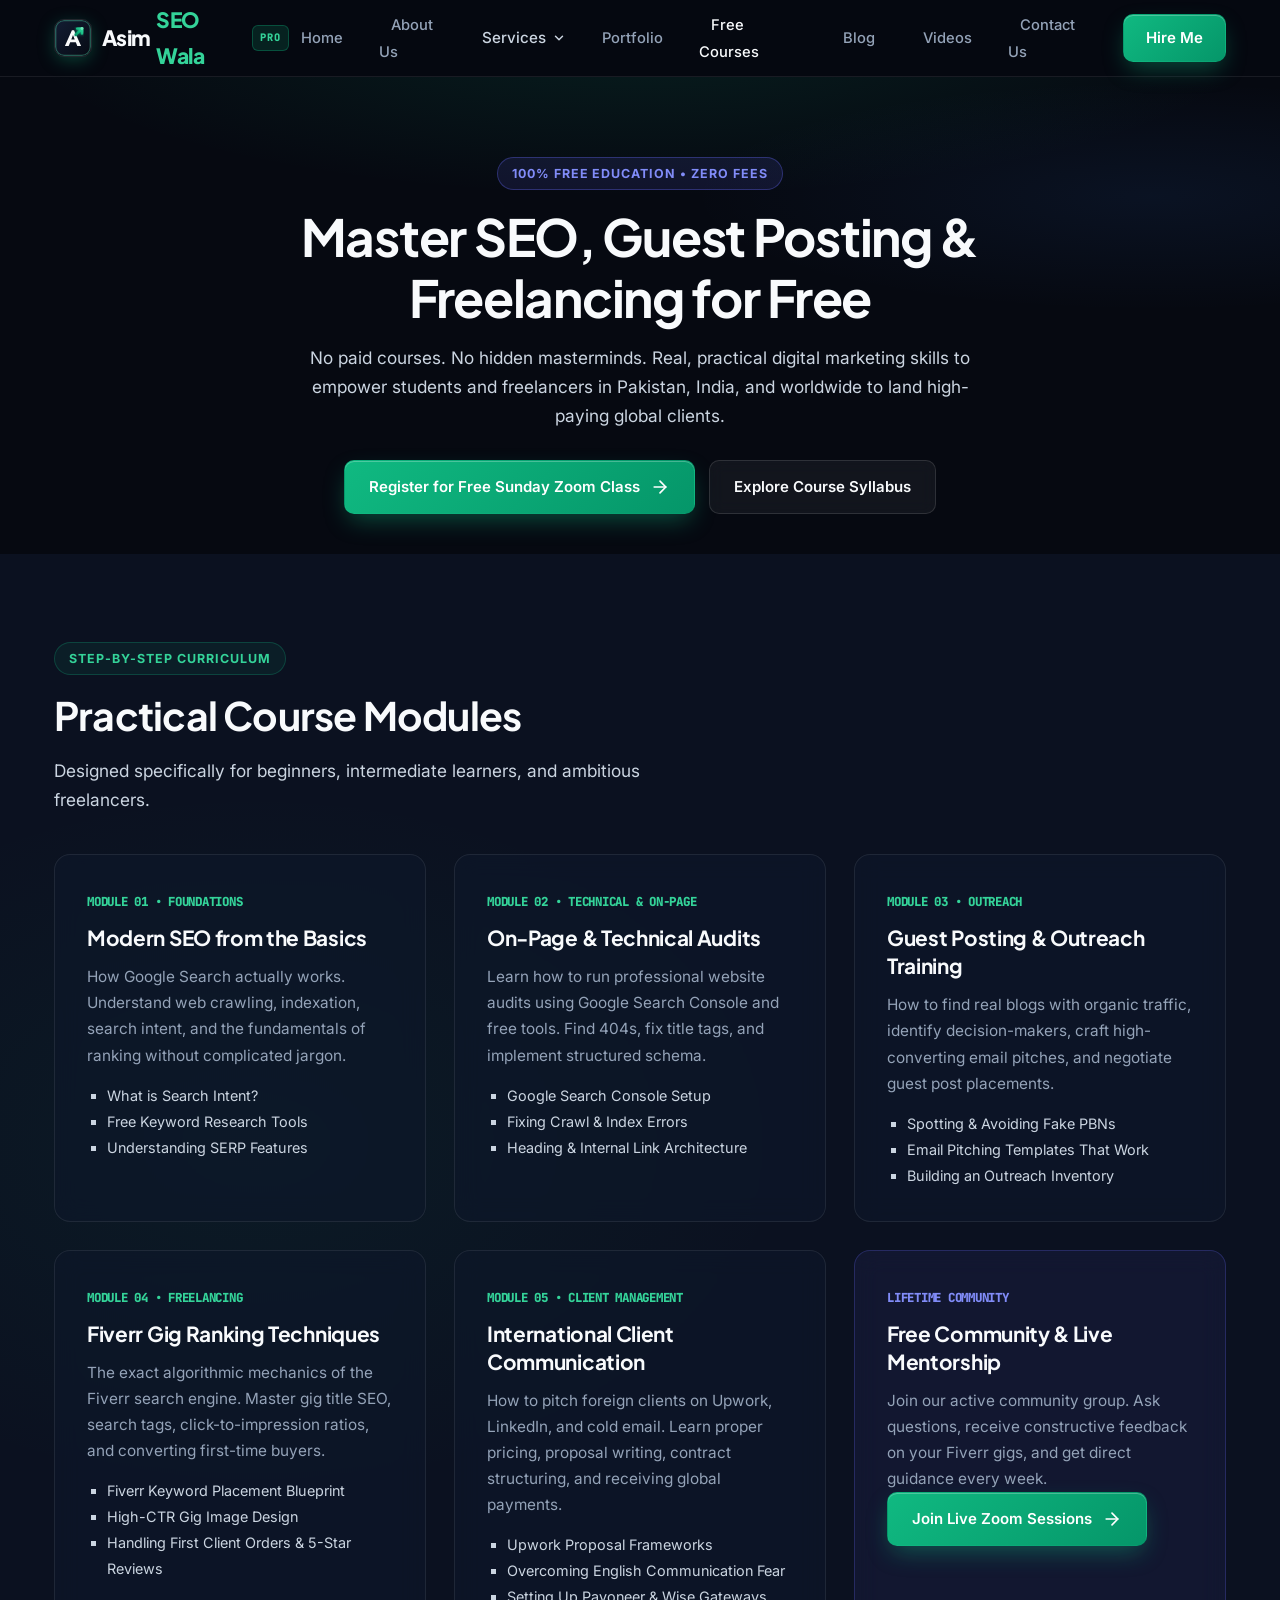
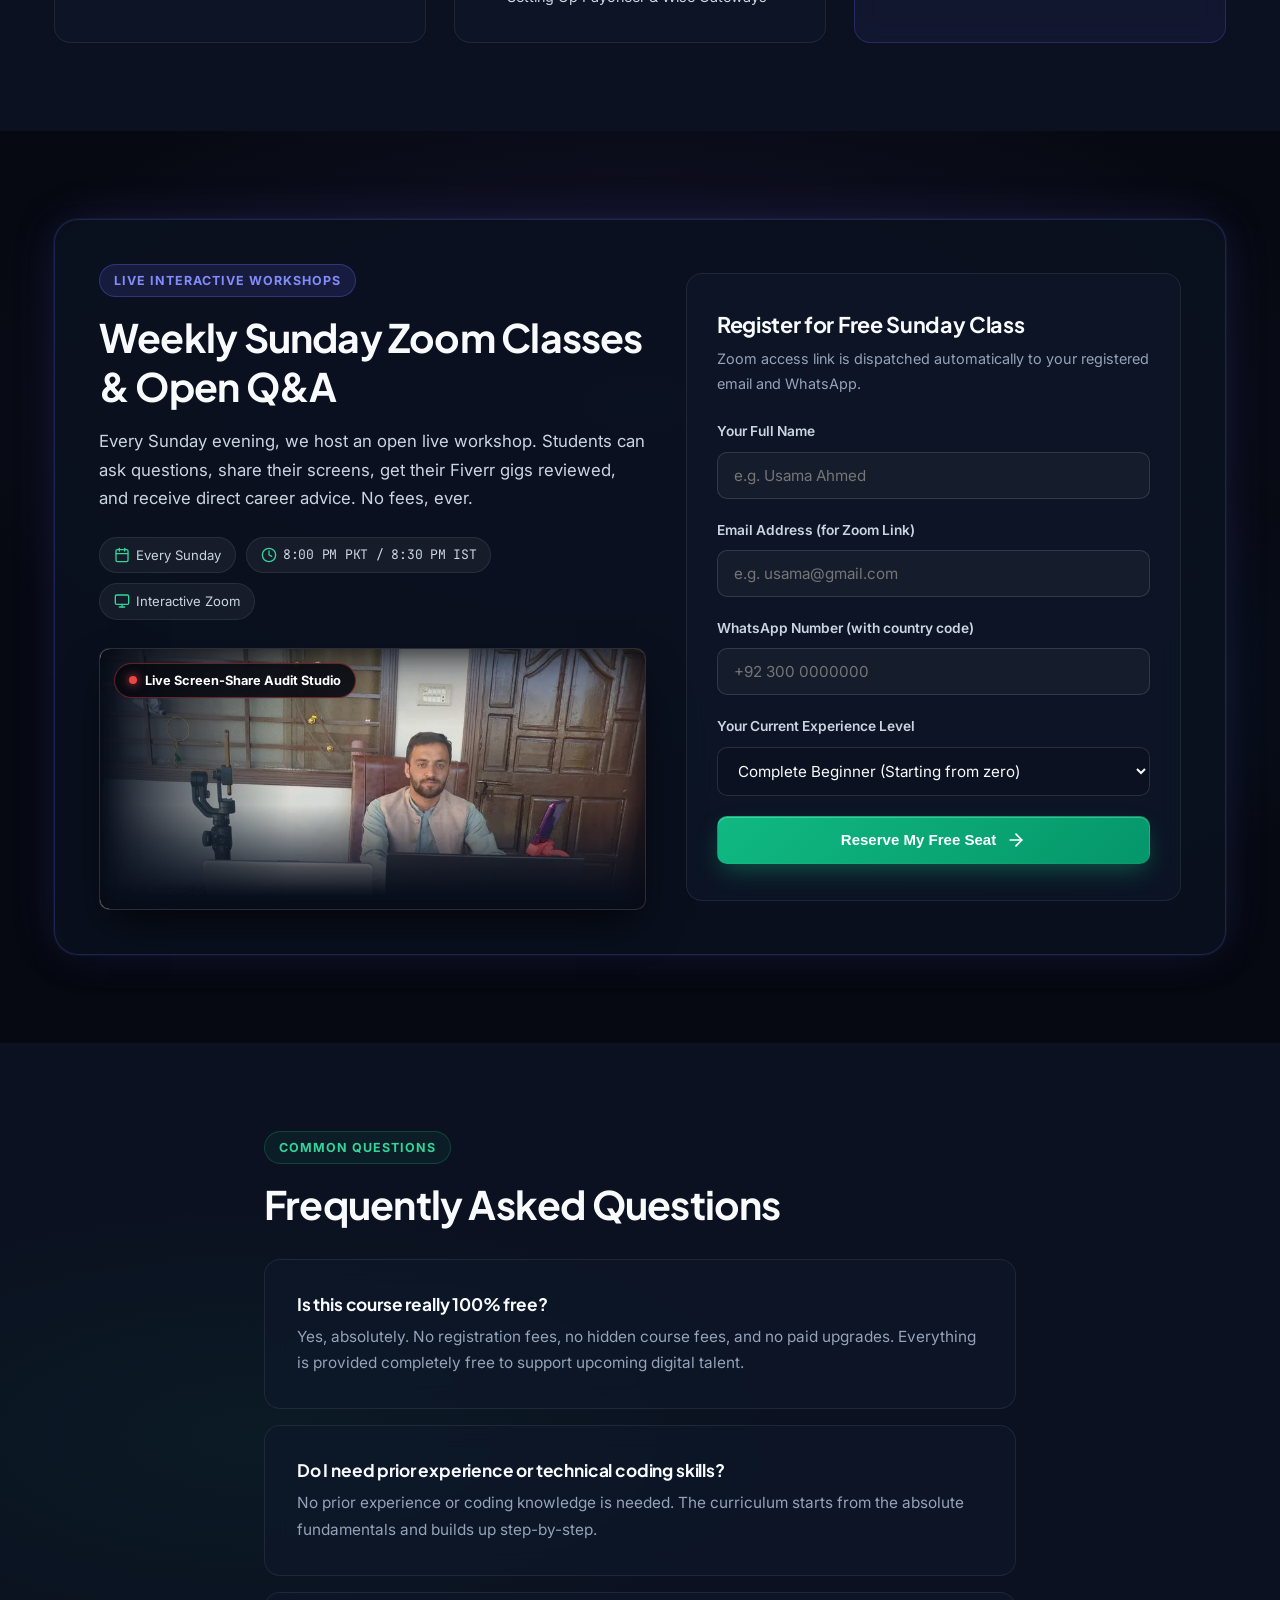
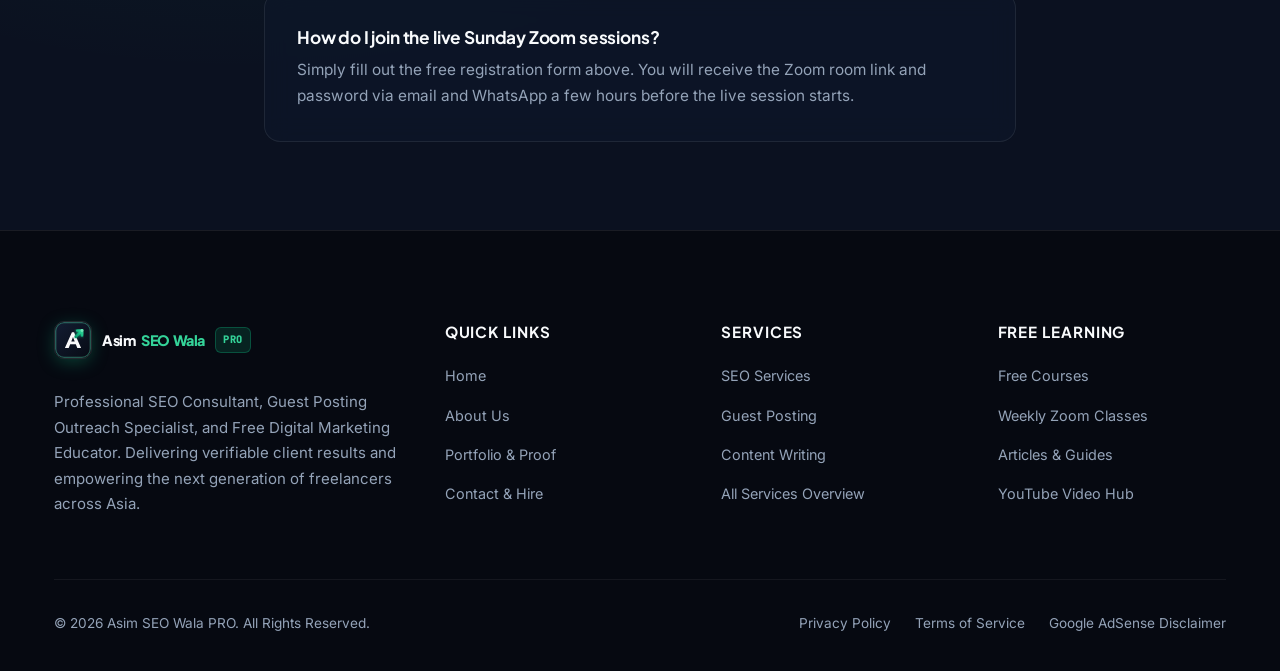
<file: free-courses.html>
<!DOCTYPE html>
<html lang="en">
<head>
  <meta charset="UTF-8">
  <meta name="viewport" content="width=device-width, initial-scale=1.0">
  <title>Free SEO & Freelancing Courses | Asim SEO Wala PRO - 100% Free Education</title>
  <meta name="description" content="100% free practical SEO, guest posting, and Fiverr gig ranking courses. Weekly live Zoom mentorship classes for students and freelancers across Pakistan and India.">
  <link rel="icon" type="image/svg+xml" href="assets/images/favicon.svg">
  <link rel="canonical" href="https://personal-brand-portfolio-three.vercel.app/free-courses.html">

  <meta property="og:type" content="website">
  <meta property="og:site_name" content="Asim SEO Wala PRO">
  <meta property="og:title" content="Free SEO & Freelancing Courses | Asim SEO Wala PRO">
  <meta property="og:description" content="100% free practical SEO, guest posting, and Fiverr gig ranking courses with weekly live Zoom mentorship classes.">
  <meta property="og:url" content="https://personal-brand-portfolio-three.vercel.app/free-courses.html">
  <meta property="og:image" content="https://personal-brand-portfolio-three.vercel.app/assets/images/asim-hero-headshot.jpg">

  <meta name="twitter:card" content="summary_large_image">
  <meta name="twitter:title" content="Free SEO & Freelancing Courses | Asim SEO Wala PRO">
  <meta name="twitter:description" content="100% free practical SEO, guest posting, and Fiverr gig ranking courses with weekly live Zoom classes.">
  <meta name="twitter:image" content="https://personal-brand-portfolio-three.vercel.app/assets/images/asim-hero-headshot.jpg">

  <!-- Course Structured Data JSON-LD Schema -->
  <script type="application/ld+json">
  {
    "@context": "https://schema.org",
    "@type": "Course",
    "name": "Practical SEO, Guest Posting & Fiverr Gig Ranking Mastery",
    "description": "Comprehensive 100% free practical training course teaching SEO fundamentals, white-hat guest posting outreach, Fiverr gig optimization, and client acquisition.",
    "provider": {
      "@type": "Person",
      "name": "Asim SEO Wala",
      "url": "https://personal-brand-portfolio-three.vercel.app"
    },
    "isAccessibleForFree": true,
    "offers": {
      "@type": "Offer",
      "price": "0.00",
      "priceCurrency": "USD",
      "category": "Free Education"
    }
  }
  </script>

  <link rel="preconnect" href="https://fonts.googleapis.com">
  <link rel="preconnect" href="https://fonts.gstatic.com" crossorigin>
  <link rel="preload" as="style" href="https://fonts.googleapis.com/css2?family=Inter:wght@400;500;600;700&family=JetBrains+Mono:wght@500;600;700;800&family=Plus+Jakarta+Sans:wght@500;600;700;800&display=swap">
  <link rel="stylesheet" href="https://fonts.googleapis.com/css2?family=Inter:wght@400;500;600;700&family=JetBrains+Mono:wght@500;600;700;800&family=Plus+Jakarta+Sans:wght@500;600;700;800&display=swap" media="print" onload="this.media='all'">
  <noscript>
    <link rel="stylesheet" href="https://fonts.googleapis.com/css2?family=Inter:wght@400;500;600;700&family=JetBrains+Mono:wght@500;600;700;800&family=Plus+Jakarta+Sans:wght@500;600;700;800&display=swap">
  </noscript>
  <link rel="stylesheet" href="assets/css/styles.min.css">
</head>
<body>

  <!-- Header -->
  <header class="site-header">
    <div class="container nav-container">
      <a href="index.html" class="site-logo">
        <img src="assets/images/logo.svg" alt="Asim SEO Wala Logo" class="site-logo-icon" width="38" height="38">
        <span class="logo-text-wrap">
          <span class="logo-brand">Asim</span> <span class="logo-tag">SEO Wala</span><span class="logo-badge">PRO</span>
        </span>
      </a>
      <button class="mobile-toggle" aria-label="Toggle navigation">
        <svg class="icon" viewBox="0 0 24 24"><line x1="4" x2="20" y1="12" y2="12"/><line x1="4" x2="20" y1="6" y2="6"/><line x1="4" x2="20" y1="18" y2="18"/></svg>
      </button>
      <ul class="nav-menu">
        <li class="nav-item"><a href="index.html" class="nav-link">Home</a></li>
        <li class="nav-item"><a href="about.html" class="nav-link">About Us</a></li>
        <li class="nav-item has-dropdown">
          <button type="button" class="nav-link dropdown-toggle" aria-expanded="false">
            <span>Services</span>
            <svg class="icon dropdown-chevron" viewBox="0 0 24 24"><polyline points="6 9 12 15 18 9"/></svg>
          </button>
          <ul class="dropdown-menu">
            <li class="dropdown-item">
              <a href="services-seo.html">
                <span style="display: flex; align-items: center; gap: 8px;">
                  <svg class="icon" viewBox="0 0 24 24" style="color: var(--c-emerald-400); width: 16px; height: 16px;"><circle cx="11" cy="11" r="8"/><path d="m21 21-4.3-4.3"/></svg>
                  SEO Services
                </span>
                <svg class="icon" viewBox="0 0 24 24" style="width: 14px; height: 14px; opacity: 0.5;"><path d="M5 12h14"/><path d="m12 5 7 7-7 7"/></svg>
              </a>
            </li>
            <li class="dropdown-item">
              <a href="services-guest-posting.html">
                <span style="display: flex; align-items: center; gap: 8px;">
                  <svg class="icon" viewBox="0 0 24 24" style="color: var(--c-emerald-400); width: 16px; height: 16px;"><path d="M10 13a5 5 0 0 0 7.54.54l3-3a5 5 0 0 0-7.07-7.07l-1.72 1.71"/><path d="M14 11a5 5 0 0 0-7.54-.54l-3 3a5 5 0 0 0 7.07 7.07l1.71-1.71"/></svg>
                  Guest Posting
                </span>
                <svg class="icon" viewBox="0 0 24 24" style="width: 14px; height: 14px; opacity: 0.5;"><path d="M5 12h14"/><path d="m12 5 7 7-7 7"/></svg>
              </a>
            </li>
            <li class="dropdown-item">
              <a href="services-content-writing.html">
                <span style="display: flex; align-items: center; gap: 8px;">
                  <svg class="icon" viewBox="0 0 24 24" style="color: var(--c-emerald-400); width: 16px; height: 16px;"><path d="M12 20h9"/><path d="M16.5 3.5a2.121 2.121 0 0 1 3 3L7 19l-4 1 1-4L16.5 3.5z"/></svg>
                  Content Writing
                </span>
                <svg class="icon" viewBox="0 0 24 24" style="width: 14px; height: 14px; opacity: 0.5;"><path d="M5 12h14"/><path d="m12 5 7 7-7 7"/></svg>
              </a>
            </li>
            <li class="dropdown-item" style="border-top: 1px solid rgba(255, 255, 255, 0.08); margin-top: 4px; padding-top: 4px;">
              <a href="services.html" style="color: var(--c-emerald-400); font-weight: 600;">
                <span>All Services Overview</span>
                <svg class="icon" viewBox="0 0 24 24" style="width: 14px; height: 14px;"><path d="M5 12h14"/><path d="m12 5 7 7-7 7"/></svg>
              </a>
            </li>
          </ul>
        </li>
        <li class="nav-item"><a href="portfolio.html" class="nav-link">Portfolio</a></li>
        <li class="nav-item"><a href="free-courses.html" class="nav-link active">Free Courses</a></li>
        <li class="nav-item"><a href="blog.html" class="nav-link">Blog</a></li>
        <li class="nav-item"><a href="videos.html" class="nav-link">Videos</a></li>
        <li class="nav-item"><a href="contact.html" class="nav-link">Contact Us</a></li>
        <li class="nav-item"><a href="contact.html" class="btn btn-primary" style="padding: 10px 22px;">Hire Me</a></li>
      </ul>
    </div>
  </header>

  <main>
    <!-- Hero -->
    <section class="hero-section" style="padding: 80px 0 40px; text-align: center;">
      <div class="container">
        <span class="pill-badge" style="background: rgba(99, 102, 241, 0.12); color: #818cf8; border-color: rgba(99, 102, 241, 0.35);">100% FREE EDUCATION • ZERO FEES</span>
        <h1 style="max-width: 820px; margin: 0 auto 16px;">Master SEO, Guest Posting & Freelancing for Free</h1>
        <p class="section-subtext" style="margin: 0 auto 30px;">
          No paid courses. No hidden masterminds. Real, practical digital marketing skills to empower students and freelancers in Pakistan, India, and worldwide to land high-paying global clients.
        </p>
        <div style="display: flex; gap: 14px; justify-content: center; flex-wrap: wrap;">
          <a href="#zoom" class="btn btn-primary">
            <span>Register for Free Sunday Zoom Class</span>
            <svg class="icon" viewBox="0 0 24 24"><path d="M5 12h14"/><path d="m12 5 7 7-7 7"/></svg>
          </a>
          <a href="#curriculum" class="btn btn-secondary">Explore Course Syllabus</a>
        </div>
      </div>
    </section>

    <!-- Course Modules (5 Pillars) -->
    <section id="curriculum" class="bg-alt">
      <div class="container">
        <span class="pill-badge">STEP-BY-STEP CURRICULUM</span>
        <h2>Practical Course Modules</h2>
        <p class="section-subtext">Designed specifically for beginners, intermediate learners, and ambitious freelancers.</p>

        <div class="grid-3">

          <!-- Module 1 -->
          <div class="card">
            <span class="mono-metric" style="font-size: 0.78rem; font-weight: 800; color: var(--c-emerald-400);">MODULE 01 • FOUNDATIONS</span>
            <h3 class="card-title" style="margin-top: 10px;">Modern SEO from the Basics</h3>
            <p class="card-text">
              How Google Search actually works. Understand web crawling, indexation, search intent, and the fundamentals of ranking without complicated jargon.
            </p>
            <ul style="font-size: 0.9rem; color: var(--c-slate-300); list-style: square; padding-left: 20px; line-height: 1.8; margin-top: 14px;">
              <li>What is Search Intent?</li>
              <li>Free Keyword Research Tools</li>
              <li>Understanding SERP Features</li>
            </ul>
          </div>

          <!-- Module 2 -->
          <div class="card">
            <span class="mono-metric" style="font-size: 0.78rem; font-weight: 800; color: var(--c-emerald-400);">MODULE 02 • TECHNICAL & ON-PAGE</span>
            <h3 class="card-title" style="margin-top: 10px;">On-Page & Technical Audits</h3>
            <p class="card-text">
              Learn how to run professional website audits using Google Search Console and free tools. Find 404s, fix title tags, and implement structured schema.
            </p>
            <ul style="font-size: 0.9rem; color: var(--c-slate-300); list-style: square; padding-left: 20px; line-height: 1.8; margin-top: 14px;">
              <li>Google Search Console Setup</li>
              <li>Fixing Crawl & Index Errors</li>
              <li>Heading & Internal Link Architecture</li>
            </ul>
          </div>

          <!-- Module 3 -->
          <div class="card">
            <span class="mono-metric" style="font-size: 0.78rem; font-weight: 800; color: var(--c-emerald-400);">MODULE 03 • OUTREACH</span>
            <h3 class="card-title" style="margin-top: 10px;">Guest Posting & Outreach Training</h3>
            <p class="card-text">
              How to find real blogs with organic traffic, identify decision-makers, craft high-converting email pitches, and negotiate guest post placements.
            </p>
            <ul style="font-size: 0.9rem; color: var(--c-slate-300); list-style: square; padding-left: 20px; line-height: 1.8; margin-top: 14px;">
              <li>Spotting & Avoiding Fake PBNs</li>
              <li>Email Pitching Templates That Work</li>
              <li>Building an Outreach Inventory</li>
            </ul>
          </div>

          <!-- Module 4 -->
          <div class="card">
            <span class="mono-metric" style="font-size: 0.78rem; font-weight: 800; color: var(--c-emerald-400);">MODULE 04 • FREELANCING</span>
            <h3 class="card-title" style="margin-top: 10px;">Fiverr Gig Ranking Techniques</h3>
            <p class="card-text">
              The exact algorithmic mechanics of the Fiverr search engine. Master gig title SEO, search tags, click-to-impression ratios, and converting first-time buyers.
            </p>
            <ul style="font-size: 0.9rem; color: var(--c-slate-300); list-style: square; padding-left: 20px; line-height: 1.8; margin-top: 14px;">
              <li>Fiverr Keyword Placement Blueprint</li>
              <li>High-CTR Gig Image Design</li>
              <li>Handling First Client Orders & 5-Star Reviews</li>
            </ul>
          </div>

          <!-- Module 5 -->
          <div class="card">
            <span class="mono-metric" style="font-size: 0.78rem; font-weight: 800; color: var(--c-emerald-400);">MODULE 05 • CLIENT MANAGEMENT</span>
            <h3 class="card-title" style="margin-top: 10px;">International Client Communication</h3>
            <p class="card-text">
              How to pitch foreign clients on Upwork, LinkedIn, and cold email. Learn proper pricing, proposal writing, contract structuring, and receiving global payments.
            </p>
            <ul style="font-size: 0.9rem; color: var(--c-slate-300); list-style: square; padding-left: 20px; line-height: 1.8; margin-top: 14px;">
              <li>Upwork Proposal Frameworks</li>
              <li>Overcoming English Communication Fear</li>
              <li>Setting Up Payoneer & Wise Gateways</li>
            </ul>
          </div>

          <!-- Free Bonus -->
          <div class="card" style="background: rgba(99, 102, 241, 0.08); border-color: rgba(99, 102, 241, 0.25);">
            <span class="mono-metric" style="font-size: 0.78rem; font-weight: 800; color: #818cf8;">LIFETIME COMMUNITY</span>
            <h3 class="card-title" style="margin-top: 10px;">Free Community & Live Mentorship</h3>
            <p class="card-text">
              Join our active community group. Ask questions, receive constructive feedback on your Fiverr gigs, and get direct guidance every week.
            </p>
            <a href="#zoom" class="btn btn-primary" style="margin-top: auto; justify-content: space-between;">
              <span>Join Live Zoom Sessions</span>
              <svg class="icon" viewBox="0 0 24 24"><path d="M5 12h14"/><path d="m12 5 7 7-7 7"/></svg>
            </a>
          </div>

        </div>
      </div>
    </section>

    <!-- Weekly Live Zoom Classes with Photo #4 Dual Laptop Studio Embed -->
    <section id="zoom" class="bg-academy-glow">
      <div class="container">
        <div class="zoom-cta-card">
          <div>
            <span class="pill-badge" style="background: rgba(99, 102, 241, 0.15); color: #818cf8; border-color: rgba(99, 102, 241, 0.35);">LIVE INTERACTIVE WORKSHOPS</span>
            <h2>Weekly Sunday Zoom Classes & Open Q&A</h2>
            <p style="color: var(--c-slate-300); font-size: 1.05rem; margin-bottom: 24px;">
              Every Sunday evening, we host an open live workshop. Students can ask questions, share their screens, get their Fiverr gigs reviewed, and receive direct career advice. No fees, ever.
            </p>
            <div class="zoom-meta-tags">
              <span class="zoom-meta-tag">
                <svg class="icon" viewBox="0 0 24 24" style="color: var(--c-emerald-400); width: 16px; height: 16px;"><rect width="18" height="18" x="3" y="4" rx="2" ry="2"/><line x1="16" x2="16" y1="2" y2="6"/><line x1="8" x2="8" y1="2" y2="6"/><line x1="3" x2="21" y1="10" y2="10"/></svg>
                Every Sunday
              </span>
              <span class="zoom-meta-tag mono-metric">
                <svg class="icon" viewBox="0 0 24 24" style="color: var(--c-emerald-400); width: 16px; height: 16px;"><circle cx="12" cy="12" r="10"/><polyline points="12 6 12 12 16 14"/></svg>
                8:00 PM PKT / 8:30 PM IST
              </span>
              <span class="zoom-meta-tag">
                <svg class="icon" viewBox="0 0 24 24" style="color: var(--c-emerald-400); width: 16px; height: 16px;"><rect width="20" height="14" x="2" y="3" rx="2"/><line x1="8" x2="16" y1="21" y2="21"/><line x1="12" x2="12" y1="17" y2="21"/></svg>
                Interactive Zoom
              </span>
            </div>

            <!-- Embedded Live Screen-Share Audit Studio Photo (Photo #4) -->
            <div class="live-studio-frame">
              <span class="live-studio-badge">
                <span class="pulse-red"></span> Live Screen-Share Audit Studio
              </span>
              <picture>
                <source srcset="assets/images/asim-live-studio.webp" type="image/webp">
                <img src="assets/images/asim-live-studio.jpg" alt="Asim in Live Screen-Share Audit Studio" class="crop-live-studio" width="800" height="600" loading="lazy" decoding="async">
              </picture>
            </div>
          </div>

          <div class="card" style="padding: 36px 30px;">
            <h3 style="font-size: 1.35rem; margin-bottom: 8px;">Register for Free Sunday Class</h3>
            <p style="font-size: 0.9rem; color: var(--c-slate-400); margin-bottom: 24px;">Zoom access link is dispatched automatically to your registered email and WhatsApp.</p>
            <form id="zoom-registration-form">
              <div class="form-group">
                <label for="reg-name" class="form-label">Your Full Name</label>
                <input type="text" id="reg-name" class="form-control" placeholder="e.g. Usama Ahmed" required>
              </div>
              <div class="form-group">
                <label for="reg-email" class="form-label">Email Address (for Zoom Link)</label>
                <input type="email" id="reg-email" class="form-control" placeholder="e.g. usama@gmail.com" required>
              </div>
              <div class="form-group">
                <label for="reg-whatsapp" class="form-label">WhatsApp Number (with country code)</label>
                <input type="tel" id="reg-whatsapp" class="form-control" placeholder="+92 300 0000000" required>
              </div>
              <div class="form-group">
                <label for="reg-level" class="form-label">Your Current Experience Level</label>
                <select id="reg-level" class="form-control" required style="background-color: var(--c-obsidian-900);">
                  <option value="beginner">Complete Beginner (Starting from zero)</option>
                  <option value="intermediate">Intermediate (Know basics, need clients)</option>
                  <option value="experienced">Experienced Freelancer (Looking to scale)</option>
                </select>
              </div>
              <button type="submit" class="btn btn-primary" style="width: 100%;">
                <span>Reserve My Free Seat</span>
                <svg class="icon" viewBox="0 0 24 24"><path d="M5 12h14"/><path d="m12 5 7 7-7 7"/></svg>
              </button>
            </form>
          </div>
        </div>
      </div>
    </section>

    <!-- FAQ -->
    <section class="bg-alt">
      <div class="container" style="max-width: 800px;">
        <span class="pill-badge">COMMON QUESTIONS</span>
        <h2>Frequently Asked Questions</h2>
        <div style="margin-top: 30px;">
          <div class="card" style="margin-bottom: 16px;">
            <h4 style="color: var(--c-white); margin-bottom: 8px;">Is this course really 100% free?</h4>
            <p class="card-text">Yes, absolutely. No registration fees, no hidden course fees, and no paid upgrades. Everything is provided completely free to support upcoming digital talent.</p>
          </div>
          <div class="card" style="margin-bottom: 16px;">
            <h4 style="color: var(--c-white); margin-bottom: 8px;">Do I need prior experience or technical coding skills?</h4>
            <p class="card-text">No prior experience or coding knowledge is needed. The curriculum starts from the absolute fundamentals and builds up step-by-step.</p>
          </div>
          <div class="card">
            <h4 style="color: var(--c-white); margin-bottom: 8px;">How do I join the live Sunday Zoom sessions?</h4>
            <p class="card-text">Simply fill out the free registration form above. You will receive the Zoom room link and password via email and WhatsApp a few hours before the live session starts.</p>
          </div>
        </div>
      </div>
    </section>
  </main>

  <!-- Footer -->
    <footer class="site-footer">
    <div class="container">
      <div class="footer-grid">
        <div class="footer-col">
          <a href="index.html" class="site-logo" style="margin-bottom: 16px;">
            <img src="assets/images/logo.svg" alt="Asim SEO Wala Logo" class="site-logo-icon" width="38" height="38">
            <span class="logo-text-wrap">
              <span class="logo-brand">Asim</span> <span class="logo-tag">SEO Wala</span><span class="logo-badge">PRO</span>
            </span>
          </a>
          <p style="font-size: 0.94rem; line-height: 1.7; margin-top: 14px; color: var(--c-slate-400);">
            Professional SEO Consultant, Guest Posting Outreach Specialist, and Free Digital Marketing Educator. Delivering verifiable client results and empowering the next generation of freelancers across Asia.
          </p>
        </div>

        <div class="footer-col">
          <h4>Quick Links</h4>
          <ul>
            <li><a href="index.html">Home</a></li>
            <li><a href="about.html">About Us</a></li>
            <li><a href="portfolio.html">Portfolio & Proof</a></li>
            <li><a href="contact.html">Contact & Hire</a></li>
          </ul>
        </div>

        <div class="footer-col">
          <h4>Services</h4>
          <ul>
            <li><a href="services-seo.html">SEO Services</a></li>
            <li><a href="services-guest-posting.html">Guest Posting</a></li>
            <li><a href="services-content-writing.html">Content Writing</a></li>
            <li><a href="services.html">All Services Overview</a></li>
          </ul>
        </div>

        <div class="footer-col">
          <h4>Free Learning</h4>
          <ul>
            <li><a href="free-courses.html">Free Courses</a></li>
            <li><a href="free-courses.html#zoom">Weekly Zoom Classes</a></li>
            <li><a href="blog.html">Articles & Guides</a></li>
            <li><a href="videos.html">YouTube Video Hub</a></li>
          </ul>
        </div>
      </div>

      <div class="footer-bottom">
        <div>
          © <span id="current-year">2026</span> Asim SEO Wala PRO. All Rights Reserved.
        </div>
        <div>
          <a href="contact.html#privacy" style="margin-right: 20px;">Privacy Policy</a>
          <a href="contact.html#terms" style="margin-right: 20px;">Terms of Service</a>
          <a href="contact.html#disclaimer">Google AdSense Disclaimer</a>
        </div>
      </div>
    </div>
  </footer>

  <script src="assets/js/main.min.js" defer></script>
</body>
</html>
</file>
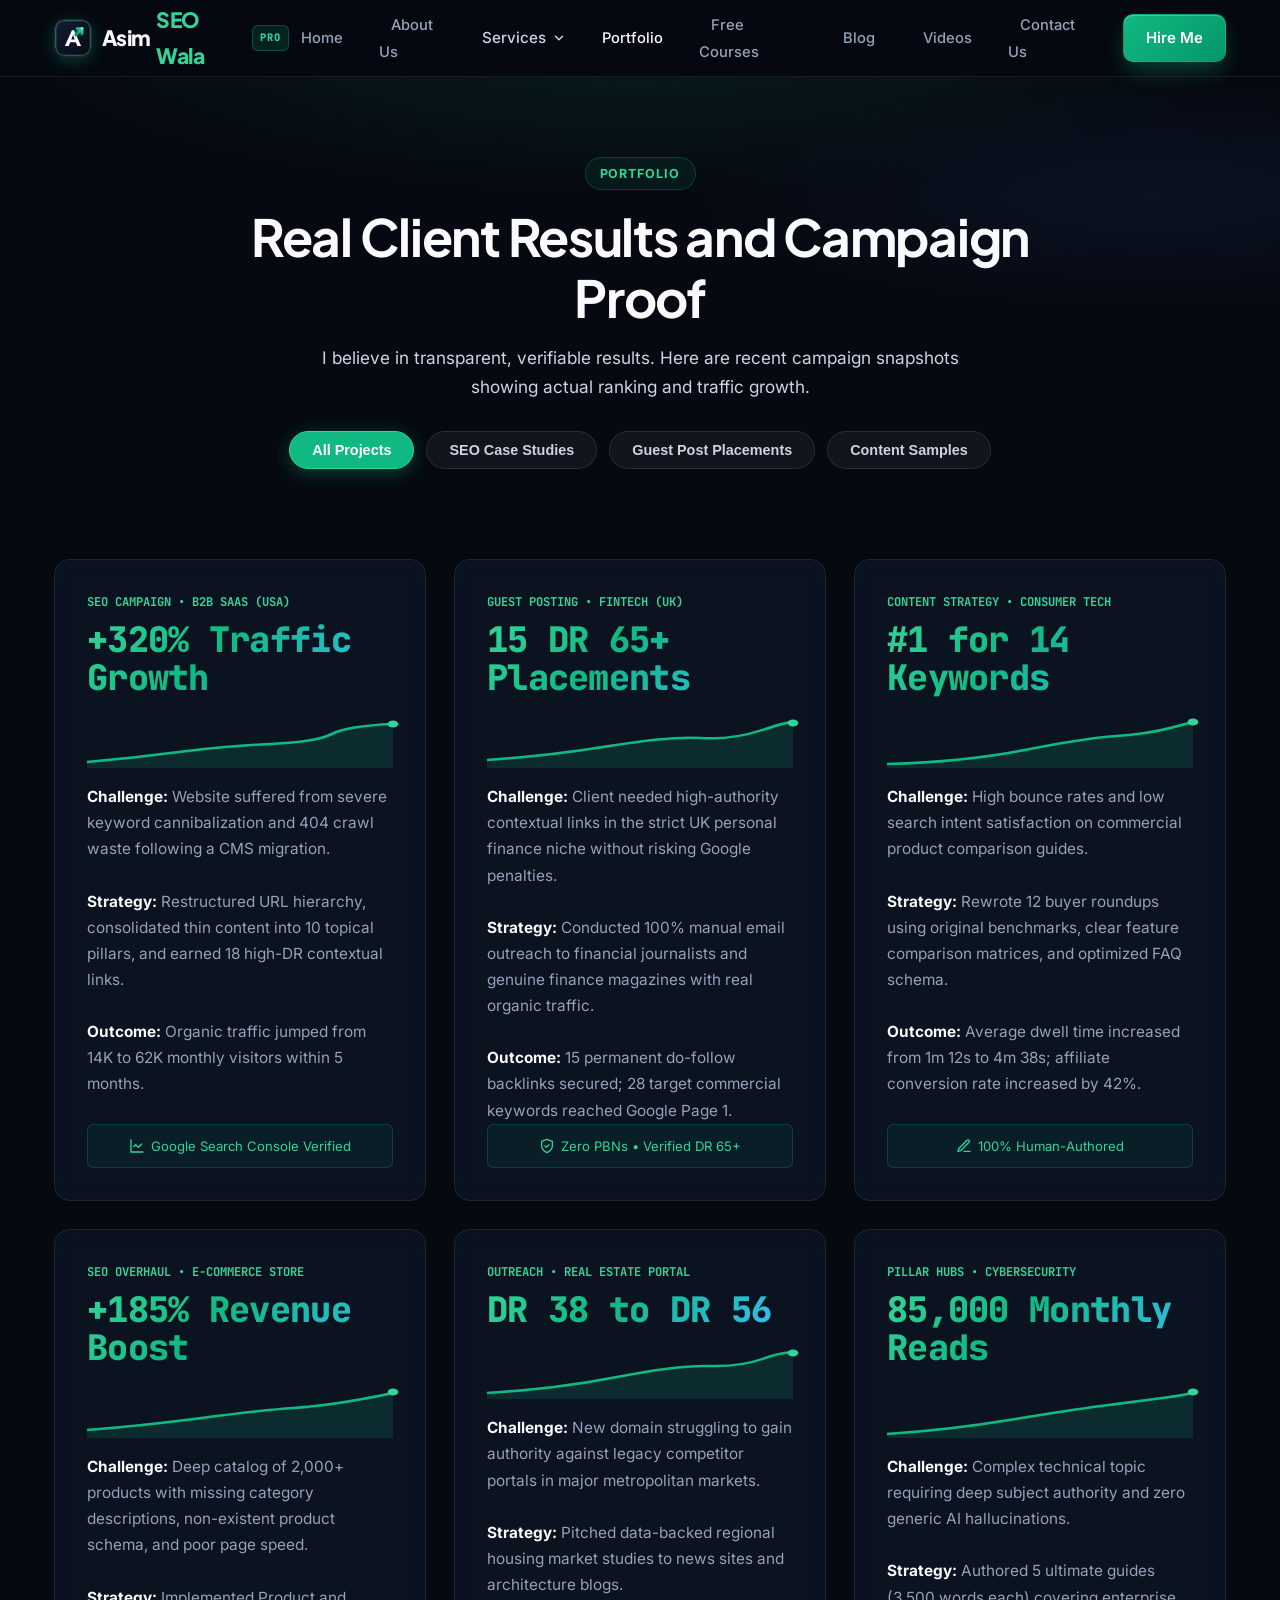
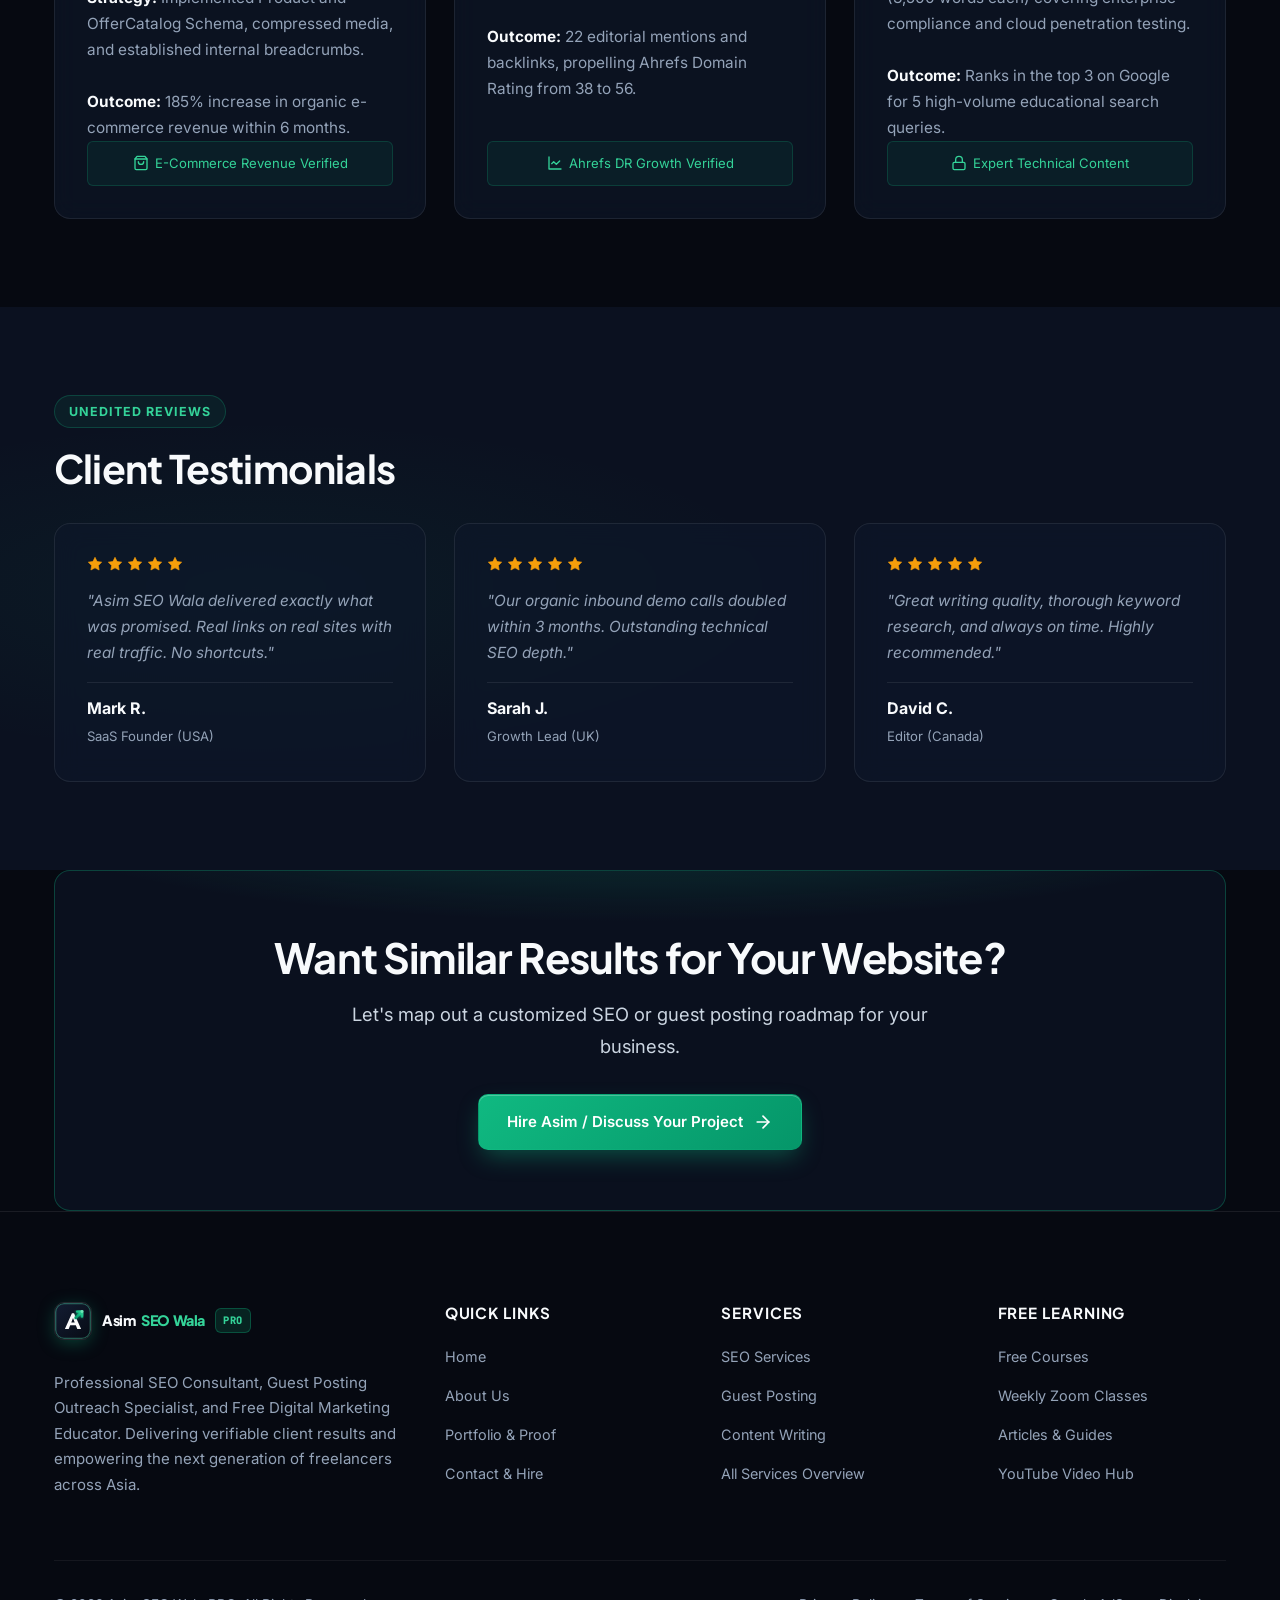
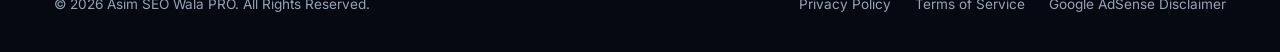
<file: portfolio.html>
<!DOCTYPE html>
<html lang="en">
<head>
  <meta charset="UTF-8">
  <meta name="viewport" content="width=device-width, initial-scale=1.0">
  <title>Portfolio & Case Studies | Asim SEO Wala PRO - SEO Results & Work Samples</title>
  <meta name="description" content="Explore verified SEO case studies, guest post placements on high-DR publications, and sample published articles with real search performance.">
  <link rel="icon" type="image/svg+xml" href="assets/images/favicon.svg">
  <link rel="canonical" href="https://personal-brand-portfolio-three.vercel.app/portfolio.html">

  <meta property="og:type" content="website">
  <meta property="og:site_name" content="Asim SEO Wala PRO">
  <meta property="og:title" content="Portfolio & Case Studies | Asim SEO Wala PRO">
  <meta property="og:description" content="Explore verified SEO case studies, guest post placements on high-DR publications, and search performance results.">
  <meta property="og:url" content="https://personal-brand-portfolio-three.vercel.app/portfolio.html">
  <meta property="og:image" content="https://personal-brand-portfolio-three.vercel.app/assets/images/asim-hero-headshot.jpg">

  <meta name="twitter:card" content="summary_large_image">
  <meta name="twitter:title" content="Portfolio & Case Studies | Asim SEO Wala PRO">
  <meta name="twitter:description" content="Verified SEO case studies, guest post placements on high-DR publications, and traffic results.">
  <meta name="twitter:image" content="https://personal-brand-portfolio-three.vercel.app/assets/images/asim-hero-headshot.jpg">

  <link rel="preconnect" href="https://fonts.googleapis.com">
  <link rel="preconnect" href="https://fonts.gstatic.com" crossorigin>
  <link rel="preload" as="style" href="https://fonts.googleapis.com/css2?family=Inter:wght@400;500;600;700&family=JetBrains+Mono:wght@500;600;700;800&family=Plus+Jakarta+Sans:wght@500;600;700;800&display=swap">
  <link rel="stylesheet" href="https://fonts.googleapis.com/css2?family=Inter:wght@400;500;600;700&family=JetBrains+Mono:wght@500;600;700;800&family=Plus+Jakarta+Sans:wght@500;600;700;800&display=swap" media="print" onload="this.media='all'">
  <noscript>
    <link rel="stylesheet" href="https://fonts.googleapis.com/css2?family=Inter:wght@400;500;600;700&family=JetBrains+Mono:wght@500;600;700;800&family=Plus+Jakarta+Sans:wght@500;600;700;800&display=swap">
  </noscript>
  <link rel="stylesheet" href="assets/css/styles.min.css">
  <style>
    .filter-btn-group {
      display: flex;
      gap: 12px;
      flex-wrap: wrap;
      margin-bottom: 40px;
      justify-content: center;
    }
    .filter-btn {
      background: rgba(255, 255, 255, 0.05);
      border: 1px solid rgba(255, 255, 255, 0.1);
      padding: 10px 22px;
      border-radius: var(--radius-full);
      font-weight: 600;
      font-size: 0.9rem;
      color: var(--c-slate-300);
      cursor: pointer;
      transition: all 0.25s ease;
      backdrop-filter: blur(8px);
    }
    .filter-btn.active, .filter-btn:hover {
      background: var(--c-emerald-500);
      color: #ffffff;
      border-color: var(--c-emerald-400);
      box-shadow: 0 4px 20px -2px rgba(16, 185, 129, 0.4);
    }
  </style>
</head>
<body>

  <!-- Header -->
  <header class="site-header">
    <div class="container nav-container">
      <a href="index.html" class="site-logo">
        <img src="assets/images/logo.svg" alt="Asim SEO Wala Logo" class="site-logo-icon" width="38" height="38">
        <span class="logo-text-wrap">
          <span class="logo-brand">Asim</span> <span class="logo-tag">SEO Wala</span><span class="logo-badge">PRO</span>
        </span>
      </a>
      <button class="mobile-toggle" aria-label="Toggle navigation">
        <svg class="icon" viewBox="0 0 24 24"><line x1="4" x2="20" y1="12" y2="12"/><line x1="4" x2="20" y1="6" y2="6"/><line x1="4" x2="20" y1="18" y2="18"/></svg>
      </button>
      <ul class="nav-menu">
        <li class="nav-item"><a href="index.html" class="nav-link">Home</a></li>
        <li class="nav-item"><a href="about.html" class="nav-link">About Us</a></li>
        <li class="nav-item has-dropdown">
          <button type="button" class="nav-link dropdown-toggle" aria-expanded="false">
            <span>Services</span>
            <svg class="icon dropdown-chevron" viewBox="0 0 24 24"><polyline points="6 9 12 15 18 9"/></svg>
          </button>
          <ul class="dropdown-menu">
            <li class="dropdown-item">
              <a href="services-seo.html">
                <span style="display: flex; align-items: center; gap: 8px;">
                  <svg class="icon" viewBox="0 0 24 24" style="color: var(--c-emerald-400); width: 16px; height: 16px;"><circle cx="11" cy="11" r="8"/><path d="m21 21-4.3-4.3"/></svg>
                  SEO Services
                </span>
                <svg class="icon" viewBox="0 0 24 24" style="width: 14px; height: 14px; opacity: 0.5;"><path d="M5 12h14"/><path d="m12 5 7 7-7 7"/></svg>
              </a>
            </li>
            <li class="dropdown-item">
              <a href="services-guest-posting.html">
                <span style="display: flex; align-items: center; gap: 8px;">
                  <svg class="icon" viewBox="0 0 24 24" style="color: var(--c-emerald-400); width: 16px; height: 16px;"><path d="M10 13a5 5 0 0 0 7.54.54l3-3a5 5 0 0 0-7.07-7.07l-1.72 1.71"/><path d="M14 11a5 5 0 0 0-7.54-.54l-3 3a5 5 0 0 0 7.07 7.07l1.71-1.71"/></svg>
                  Guest Posting
                </span>
                <svg class="icon" viewBox="0 0 24 24" style="width: 14px; height: 14px; opacity: 0.5;"><path d="M5 12h14"/><path d="m12 5 7 7-7 7"/></svg>
              </a>
            </li>
            <li class="dropdown-item">
              <a href="services-content-writing.html">
                <span style="display: flex; align-items: center; gap: 8px;">
                  <svg class="icon" viewBox="0 0 24 24" style="color: var(--c-emerald-400); width: 16px; height: 16px;"><path d="M12 20h9"/><path d="M16.5 3.5a2.121 2.121 0 0 1 3 3L7 19l-4 1 1-4L16.5 3.5z"/></svg>
                  Content Writing
                </span>
                <svg class="icon" viewBox="0 0 24 24" style="width: 14px; height: 14px; opacity: 0.5;"><path d="M5 12h14"/><path d="m12 5 7 7-7 7"/></svg>
              </a>
            </li>
            <li class="dropdown-item" style="border-top: 1px solid rgba(255, 255, 255, 0.08); margin-top: 4px; padding-top: 4px;">
              <a href="services.html" style="color: var(--c-emerald-400); font-weight: 600;">
                <span>All Services Overview</span>
                <svg class="icon" viewBox="0 0 24 24" style="width: 14px; height: 14px;"><path d="M5 12h14"/><path d="m12 5 7 7-7 7"/></svg>
              </a>
            </li>
          </ul>
        </li>
        <li class="nav-item"><a href="portfolio.html" class="nav-link active">Portfolio</a></li>
        <li class="nav-item"><a href="free-courses.html" class="nav-link">Free Courses</a></li>
        <li class="nav-item"><a href="blog.html" class="nav-link">Blog</a></li>
        <li class="nav-item"><a href="videos.html" class="nav-link">Videos</a></li>
        <li class="nav-item"><a href="contact.html" class="nav-link">Contact Us</a></li>
        <li class="nav-item"><a href="contact.html" class="btn btn-primary" style="padding: 10px 22px;">Hire Me</a></li>
      </ul>
    </div>
  </header>

  <main>
    <!-- Hero -->
    <section class="hero-section" style="padding: 80px 0 40px; text-align: center;">
      <div class="container">
        <span class="pill-badge">PORTFOLIO</span>
        <h1 style="max-width: 820px; margin: 0 auto 16px;">Real Client Results and Campaign Proof</h1>
        <p class="section-subtext" style="margin: 0 auto 30px;">
          I believe in transparent, verifiable results. Here are recent campaign snapshots showing actual ranking and traffic growth.
        </p>

        <!-- Filter Tabs -->
        <div class="filter-btn-group">
          <button class="filter-btn active" data-filter="all">All Projects</button>
          <button class="filter-btn" data-filter="seo">SEO Case Studies</button>
          <button class="filter-btn" data-filter="guest-posting">Guest Post Placements</button>
          <button class="filter-btn" data-filter="content">Content Samples</button>
        </div>
      </div>
    </section>

    <!-- Projects Grid -->
    <section style="padding-top: 10px;">
      <div class="container">
        <div class="grid-3">

          <!-- Item 1: SEO -->
          <div class="case-card portfolio-item" data-category="seo">
            <span class="case-tag">SEO CAMPAIGN • B2B SAAS (USA)</span>
            <div class="case-metric mono-metric">+320% Traffic Growth</div>
            <div class="sparkline-box">
              <svg class="sparkline-svg" viewBox="0 0 200 48" preserveAspectRatio="none">
                <path d="M0,42 Q30,38 60,32 T120,24 T160,14 T200,4 L200,48 L0,48 Z" fill="rgba(16, 185, 129, 0.15)" />
                <path d="M0,42 Q30,38 60,32 T120,24 T160,14 T200,4" fill="none" stroke="#10b981" stroke-width="2.5" />
                <circle cx="200" cy="4" r="3.5" fill="#34d399" />
              </svg>
            </div>
            <p class="card-text">
              <strong style="color: var(--c-white);">Challenge:</strong> Website suffered from severe keyword cannibalization and 404 crawl waste following a CMS migration.<br><br>
              <strong style="color: var(--c-white);">Strategy:</strong> Restructured URL hierarchy, consolidated thin content into 10 topical pillars, and earned 18 high-DR contextual links.<br><br>
              <strong style="color: var(--c-white);">Outcome:</strong> Organic traffic jumped from 14K to 62K monthly visitors within 5 months.
            </p>
            <div style="background: rgba(16, 185, 129, 0.08); border: 1px solid rgba(16, 185, 129, 0.2); padding: 10px; border-radius: var(--radius-xs); font-size: 0.82rem; color: var(--c-emerald-400); text-align: center; margin-top: auto; display: flex; align-items: center; justify-content: center; gap: 6px;">
              <svg class="icon" viewBox="0 0 24 24" style="width: 16px; height: 16px;"><path d="M3 3v18h18"/><path d="m19 9-5 5-4-4-3 3"/></svg>
              Google Search Console Verified
            </div>
          </div>

          <!-- Item 2: Guest Posting -->
          <div class="case-card portfolio-item" data-category="guest-posting">
            <span class="case-tag">GUEST POSTING • FINTECH (UK)</span>
            <div class="case-metric mono-metric">15 DR 65+ Placements</div>
            <div class="sparkline-box">
              <svg class="sparkline-svg" viewBox="0 0 200 48" preserveAspectRatio="none">
                <path d="M0,40 Q40,36 80,26 T140,18 T180,10 T200,3 L200,48 L0,48 Z" fill="rgba(16, 185, 129, 0.15)" />
                <path d="M0,40 Q40,36 80,26 T140,18 T180,10 T200,3" fill="none" stroke="#10b981" stroke-width="2.5" />
                <circle cx="200" cy="3" r="3.5" fill="#34d399" />
              </svg>
            </div>
            <p class="card-text">
              <strong style="color: var(--c-white);">Challenge:</strong> Client needed high-authority contextual links in the strict UK personal finance niche without risking Google penalties.<br><br>
              <strong style="color: var(--c-white);">Strategy:</strong> Conducted 100% manual email outreach to financial journalists and genuine finance magazines with real organic traffic.<br><br>
              <strong style="color: var(--c-white);">Outcome:</strong> 15 permanent do-follow backlinks secured; 28 target commercial keywords reached Google Page 1.
            </p>
            <div style="background: rgba(16, 185, 129, 0.08); border: 1px solid rgba(16, 185, 129, 0.2); padding: 10px; border-radius: var(--radius-xs); font-size: 0.82rem; color: var(--c-emerald-400); text-align: center; margin-top: auto; display: flex; align-items: center; justify-content: center; gap: 6px;">
              <svg class="icon" viewBox="0 0 24 24" style="width: 16px; height: 16px;"><path d="M12 22s8-4 8-10V5l-8-3-8 3v7c0 6 8 10 8 10z"/><path d="m9 12 2 2 4-4"/></svg>
              Zero PBNs • Verified DR 65+
            </div>
          </div>

          <!-- Item 3: Content Writing -->
          <div class="case-card portfolio-item" data-category="content">
            <span class="case-tag">CONTENT STRATEGY • CONSUMER TECH</span>
            <div class="case-metric mono-metric">#1 for 14 Keywords</div>
            <div class="sparkline-box">
              <svg class="sparkline-svg" viewBox="0 0 200 48" preserveAspectRatio="none">
                <path d="M0,44 Q50,42 90,30 T150,16 T185,8 T200,2 L200,48 L0,48 Z" fill="rgba(16, 185, 129, 0.15)" />
                <path d="M0,44 Q50,42 90,30 T150,16 T185,8 T200,2" fill="none" stroke="#10b981" stroke-width="2.5" />
                <circle cx="200" cy="2" r="3.5" fill="#34d399" />
              </svg>
            </div>
            <p class="card-text">
              <strong style="color: var(--c-white);">Challenge:</strong> High bounce rates and low search intent satisfaction on commercial product comparison guides.<br><br>
              <strong style="color: var(--c-white);">Strategy:</strong> Rewrote 12 buyer roundups using original benchmarks, clear feature comparison matrices, and optimized FAQ schema.<br><br>
              <strong style="color: var(--c-white);">Outcome:</strong> Average dwell time increased from 1m 12s to 4m 38s; affiliate conversion rate increased by 42%.
            </p>
            <div style="background: rgba(16, 185, 129, 0.08); border: 1px solid rgba(16, 185, 129, 0.2); padding: 10px; border-radius: var(--radius-xs); font-size: 0.82rem; color: var(--c-emerald-400); text-align: center; margin-top: auto; display: flex; align-items: center; justify-content: center; gap: 6px;">
              <svg class="icon" viewBox="0 0 24 24" style="width: 16px; height: 16px;"><path d="M12 20h9"/><path d="M16.5 3.5a2.121 2.121 0 0 1 3 3L7 19l-4 1 1-4L16.5 3.5z"/></svg>
              100% Human-Authored
            </div>
          </div>

          <!-- Item 4: SEO -->
          <div class="case-card portfolio-item" data-category="seo">
            <span class="case-tag">SEO OVERHAUL • E-COMMERCE STORE</span>
            <div class="case-metric mono-metric">+185% Revenue Boost</div>
            <div class="sparkline-box">
              <svg class="sparkline-svg" viewBox="0 0 200 48" preserveAspectRatio="none">
                <path d="M0,40 Q35,36 75,28 T135,18 T180,9 T200,2 L200,48 L0,48 Z" fill="rgba(16, 185, 129, 0.15)" />
                <path d="M0,40 Q35,36 75,28 T135,18 T180,9 T200,2" fill="none" stroke="#10b981" stroke-width="2.5" />
                <circle cx="200" cy="2" r="3.5" fill="#34d399" />
              </svg>
            </div>
            <p class="card-text">
              <strong style="color: var(--c-white);">Challenge:</strong> Deep catalog of 2,000+ products with missing category descriptions, non-existent product schema, and poor page speed.<br><br>
              <strong style="color: var(--c-white);">Strategy:</strong> Implemented Product and OfferCatalog Schema, compressed media, and established internal breadcrumbs.<br><br>
              <strong style="color: var(--c-white);">Outcome:</strong> 185% increase in organic e-commerce revenue within 6 months.
            </p>
            <div style="background: rgba(16, 185, 129, 0.08); border: 1px solid rgba(16, 185, 129, 0.2); padding: 10px; border-radius: var(--radius-xs); font-size: 0.82rem; color: var(--c-emerald-400); text-align: center; margin-top: auto; display: flex; align-items: center; justify-content: center; gap: 6px;">
              <svg class="icon" viewBox="0 0 24 24" style="width: 16px; height: 16px;"><path d="M6 2 3 6v14a2 2 0 0 0 2 2h14a2 2 0 0 0 2-2V6l-3-4Z"/><path d="M3 6h18"/><path d="M16 10a4 4 0 0 1-8 0"/></svg>
              E-Commerce Revenue Verified
            </div>
          </div>

          <!-- Item 5: Guest Posting -->
          <div class="case-card portfolio-item" data-category="guest-posting">
            <span class="case-tag">OUTREACH • REAL ESTATE PORTAL</span>
            <div class="case-metric mono-metric">DR 38 to DR 56</div>
            <div class="sparkline-box">
              <svg class="sparkline-svg" viewBox="0 0 200 48" preserveAspectRatio="none">
                <path d="M0,42 Q45,38 85,26 T145,15 T180,8 T200,2 L200,48 L0,48 Z" fill="rgba(16, 185, 129, 0.15)" />
                <path d="M0,42 Q45,38 85,26 T145,15 T180,8 T200,2" fill="none" stroke="#10b981" stroke-width="2.5" />
                <circle cx="200" cy="2" r="3.5" fill="#34d399" />
              </svg>
            </div>
            <p class="card-text">
              <strong style="color: var(--c-white);">Challenge:</strong> New domain struggling to gain authority against legacy competitor portals in major metropolitan markets.<br><br>
              <strong style="color: var(--c-white);">Strategy:</strong> Pitched data-backed regional housing market studies to news sites and architecture blogs.<br><br>
              <strong style="color: var(--c-white);">Outcome:</strong> 22 editorial mentions and backlinks, propelling Ahrefs Domain Rating from 38 to 56.
            </p>
            <div style="background: rgba(16, 185, 129, 0.08); border: 1px solid rgba(16, 185, 129, 0.2); padding: 10px; border-radius: var(--radius-xs); font-size: 0.82rem; color: var(--c-emerald-400); text-align: center; margin-top: auto; display: flex; align-items: center; justify-content: center; gap: 6px;">
              <svg class="icon" viewBox="0 0 24 24" style="width: 16px; height: 16px;"><path d="M3 3v18h18"/><path d="m19 9-5 5-4-4-3 3"/></svg>
              Ahrefs DR Growth Verified
            </div>
          </div>

          <!-- Item 6: Content Writing -->
          <div class="case-card portfolio-item" data-category="content">
            <span class="case-tag">PILLAR HUBS • CYBERSECURITY</span>
            <div class="case-metric mono-metric">85,000 Monthly Reads</div>
            <div class="sparkline-box">
              <svg class="sparkline-svg" viewBox="0 0 200 48" preserveAspectRatio="none">
                <path d="M0,44 Q40,40 80,30 T140,16 T180,8 T200,2 L200,48 L0,48 Z" fill="rgba(16, 185, 129, 0.15)" />
                <path d="M0,44 Q40,40 80,30 T140,16 T180,8 T200,2" fill="none" stroke="#10b981" stroke-width="2.5" />
                <circle cx="200" cy="2" r="3.5" fill="#34d399" />
              </svg>
            </div>
            <p class="card-text">
              <strong style="color: var(--c-white);">Challenge:</strong> Complex technical topic requiring deep subject authority and zero generic AI hallucinations.<br><br>
              <strong style="color: var(--c-white);">Strategy:</strong> Authored 5 ultimate guides (3,500 words each) covering enterprise compliance and cloud penetration testing.<br><br>
              <strong style="color: var(--c-white);">Outcome:</strong> Ranks in the top 3 on Google for 5 high-volume educational search queries.
            </p>
            <div style="background: rgba(16, 185, 129, 0.08); border: 1px solid rgba(16, 185, 129, 0.2); padding: 10px; border-radius: var(--radius-xs); font-size: 0.82rem; color: var(--c-emerald-400); text-align: center; margin-top: auto; display: flex; align-items: center; justify-content: center; gap: 6px;">
              <svg class="icon" viewBox="0 0 24 24" style="width: 16px; height: 16px;"><rect width="18" height="11" x="3" y="11" rx="2" ry="2"/><path d="M7 11V7a5 5 0 0 1 10 0v4"/></svg>
              Expert Technical Content
            </div>
          </div>

        </div>
      </div>
    </section>

    <!-- Client Reviews Strip -->
    <section class="bg-alt">
      <div class="container">
        <span class="pill-badge">UNEDITED REVIEWS</span>
        <h2>Client Testimonials</h2>
        <div class="grid-3" style="margin-top: 30px;">
          <div class="card">
            <div style="display: flex; gap: 4px; margin-bottom: 16px;">
              <svg class="star-icon" viewBox="0 0 24 24"><polygon points="12 2 15.09 8.26 22 9.27 17 14.14 18.18 21.02 12 17.77 5.82 21.02 7 14.14 2 9.27 8.91 8.26 12 2"/></svg>
              <svg class="star-icon" viewBox="0 0 24 24"><polygon points="12 2 15.09 8.26 22 9.27 17 14.14 18.18 21.02 12 17.77 5.82 21.02 7 14.14 2 9.27 8.91 8.26 12 2"/></svg>
              <svg class="star-icon" viewBox="0 0 24 24"><polygon points="12 2 15.09 8.26 22 9.27 17 14.14 18.18 21.02 12 17.77 5.82 21.02 7 14.14 2 9.27 8.91 8.26 12 2"/></svg>
              <svg class="star-icon" viewBox="0 0 24 24"><polygon points="12 2 15.09 8.26 22 9.27 17 14.14 18.18 21.02 12 17.77 5.82 21.02 7 14.14 2 9.27 8.91 8.26 12 2"/></svg>
              <svg class="star-icon" viewBox="0 0 24 24"><polygon points="12 2 15.09 8.26 22 9.27 17 14.14 18.18 21.02 12 17.77 5.82 21.02 7 14.14 2 9.27 8.91 8.26 12 2"/></svg>
            </div>
            <p class="card-text" style="font-style: italic; margin-bottom: 16px;">"Asim SEO Wala delivered exactly what was promised. Real links on real sites with real traffic. No shortcuts."</p>
            <div style="border-top: 1px solid rgba(255,255,255,0.08); padding-top: 12px;">
              <strong style="color: var(--c-white); display: block;">Mark R.</strong>
              <span style="font-size: 0.82rem; color: var(--c-slate-400);">SaaS Founder (USA)</span>
            </div>
          </div>

          <div class="card">
            <div style="display: flex; gap: 4px; margin-bottom: 16px;">
              <svg class="star-icon" viewBox="0 0 24 24"><polygon points="12 2 15.09 8.26 22 9.27 17 14.14 18.18 21.02 12 17.77 5.82 21.02 7 14.14 2 9.27 8.91 8.26 12 2"/></svg>
              <svg class="star-icon" viewBox="0 0 24 24"><polygon points="12 2 15.09 8.26 22 9.27 17 14.14 18.18 21.02 12 17.77 5.82 21.02 7 14.14 2 9.27 8.91 8.26 12 2"/></svg>
              <svg class="star-icon" viewBox="0 0 24 24"><polygon points="12 2 15.09 8.26 22 9.27 17 14.14 18.18 21.02 12 17.77 5.82 21.02 7 14.14 2 9.27 8.91 8.26 12 2"/></svg>
              <svg class="star-icon" viewBox="0 0 24 24"><polygon points="12 2 15.09 8.26 22 9.27 17 14.14 18.18 21.02 12 17.77 5.82 21.02 7 14.14 2 9.27 8.91 8.26 12 2"/></svg>
              <svg class="star-icon" viewBox="0 0 24 24"><polygon points="12 2 15.09 8.26 22 9.27 17 14.14 18.18 21.02 12 17.77 5.82 21.02 7 14.14 2 9.27 8.91 8.26 12 2"/></svg>
            </div>
            <p class="card-text" style="font-style: italic; margin-bottom: 16px;">"Our organic inbound demo calls doubled within 3 months. Outstanding technical SEO depth."</p>
            <div style="border-top: 1px solid rgba(255,255,255,0.08); padding-top: 12px;">
              <strong style="color: var(--c-white); display: block;">Sarah J.</strong>
              <span style="font-size: 0.82rem; color: var(--c-slate-400);">Growth Lead (UK)</span>
            </div>
          </div>

          <div class="card">
            <div style="display: flex; gap: 4px; margin-bottom: 16px;">
              <svg class="star-icon" viewBox="0 0 24 24"><polygon points="12 2 15.09 8.26 22 9.27 17 14.14 18.18 21.02 12 17.77 5.82 21.02 7 14.14 2 9.27 8.91 8.26 12 2"/></svg>
              <svg class="star-icon" viewBox="0 0 24 24"><polygon points="12 2 15.09 8.26 22 9.27 17 14.14 18.18 21.02 12 17.77 5.82 21.02 7 14.14 2 9.27 8.91 8.26 12 2"/></svg>
              <svg class="star-icon" viewBox="0 0 24 24"><polygon points="12 2 15.09 8.26 22 9.27 17 14.14 18.18 21.02 12 17.77 5.82 21.02 7 14.14 2 9.27 8.91 8.26 12 2"/></svg>
              <svg class="star-icon" viewBox="0 0 24 24"><polygon points="12 2 15.09 8.26 22 9.27 17 14.14 18.18 21.02 12 17.77 5.82 21.02 7 14.14 2 9.27 8.91 8.26 12 2"/></svg>
              <svg class="star-icon" viewBox="0 0 24 24"><polygon points="12 2 15.09 8.26 22 9.27 17 14.14 18.18 21.02 12 17.77 5.82 21.02 7 14.14 2 9.27 8.91 8.26 12 2"/></svg>
            </div>
            <p class="card-text" style="font-style: italic; margin-bottom: 16px;">"Great writing quality, thorough keyword research, and always on time. Highly recommended."</p>
            <div style="border-top: 1px solid rgba(255,255,255,0.08); padding-top: 12px;">
              <strong style="color: var(--c-white); display: block;">David C.</strong>
              <span style="font-size: 0.82rem; color: var(--c-slate-400);">Editor (Canada)</span>
            </div>
          </div>
        </div>
      </div>
    </section>

    <!-- CTA -->
    <section class="container">
      <div class="card" style="background: radial-gradient(ellipse 80% 50% at 50% -20%, rgba(16, 185, 129, 0.25) 0%, transparent 70%), rgba(11, 17, 32, 0.95); border-color: rgba(16, 185, 129, 0.3); text-align: center; padding: 60px 32px;">
        <h2 style="font-size: clamp(2rem, 3.8vw, 2.6rem); margin-bottom: 16px;">Want Similar Results for Your Website?</h2>
        <p style="color: var(--c-slate-300); font-size: 1.15rem; max-width: 600px; margin: 0 auto 32px;">Let's map out a customized SEO or guest posting roadmap for your business.</p>
        <div style="display: flex; gap: 16px; justify-content: center; flex-wrap: wrap;">
          <a href="contact.html" class="btn btn-primary" style="padding: 14px 28px;">
            <span>Hire Asim / Discuss Your Project</span>
            <svg class="icon" viewBox="0 0 24 24"><path d="M5 12h14"/><path d="m12 5 7 7-7 7"/></svg>
          </a>
        </div>
      </div>
    </section>
  </main>

  <!-- Footer -->
    <footer class="site-footer">
    <div class="container">
      <div class="footer-grid">
        <div class="footer-col">
          <a href="index.html" class="site-logo" style="margin-bottom: 16px;">
            <img src="assets/images/logo.svg" alt="Asim SEO Wala Logo" class="site-logo-icon" width="38" height="38">
            <span class="logo-text-wrap">
              <span class="logo-brand">Asim</span> <span class="logo-tag">SEO Wala</span><span class="logo-badge">PRO</span>
            </span>
          </a>
          <p style="font-size: 0.94rem; line-height: 1.7; margin-top: 14px; color: var(--c-slate-400);">
            Professional SEO Consultant, Guest Posting Outreach Specialist, and Free Digital Marketing Educator. Delivering verifiable client results and empowering the next generation of freelancers across Asia.
          </p>
        </div>

        <div class="footer-col">
          <h4>Quick Links</h4>
          <ul>
            <li><a href="index.html">Home</a></li>
            <li><a href="about.html">About Us</a></li>
            <li><a href="portfolio.html">Portfolio & Proof</a></li>
            <li><a href="contact.html">Contact & Hire</a></li>
          </ul>
        </div>

        <div class="footer-col">
          <h4>Services</h4>
          <ul>
            <li><a href="services-seo.html">SEO Services</a></li>
            <li><a href="services-guest-posting.html">Guest Posting</a></li>
            <li><a href="services-content-writing.html">Content Writing</a></li>
            <li><a href="services.html">All Services Overview</a></li>
          </ul>
        </div>

        <div class="footer-col">
          <h4>Free Learning</h4>
          <ul>
            <li><a href="free-courses.html">Free Courses</a></li>
            <li><a href="free-courses.html#zoom">Weekly Zoom Classes</a></li>
            <li><a href="blog.html">Articles & Guides</a></li>
            <li><a href="videos.html">YouTube Video Hub</a></li>
          </ul>
        </div>
      </div>

      <div class="footer-bottom">
        <div>
          © <span id="current-year">2026</span> Asim SEO Wala PRO. All Rights Reserved.
        </div>
        <div>
          <a href="contact.html#privacy" style="margin-right: 20px;">Privacy Policy</a>
          <a href="contact.html#terms" style="margin-right: 20px;">Terms of Service</a>
          <a href="contact.html#disclaimer">Google AdSense Disclaimer</a>
        </div>
      </div>
    </div>
  </footer>

  <script src="assets/js/main.min.js" defer></script>
</body>
</html>
</file>
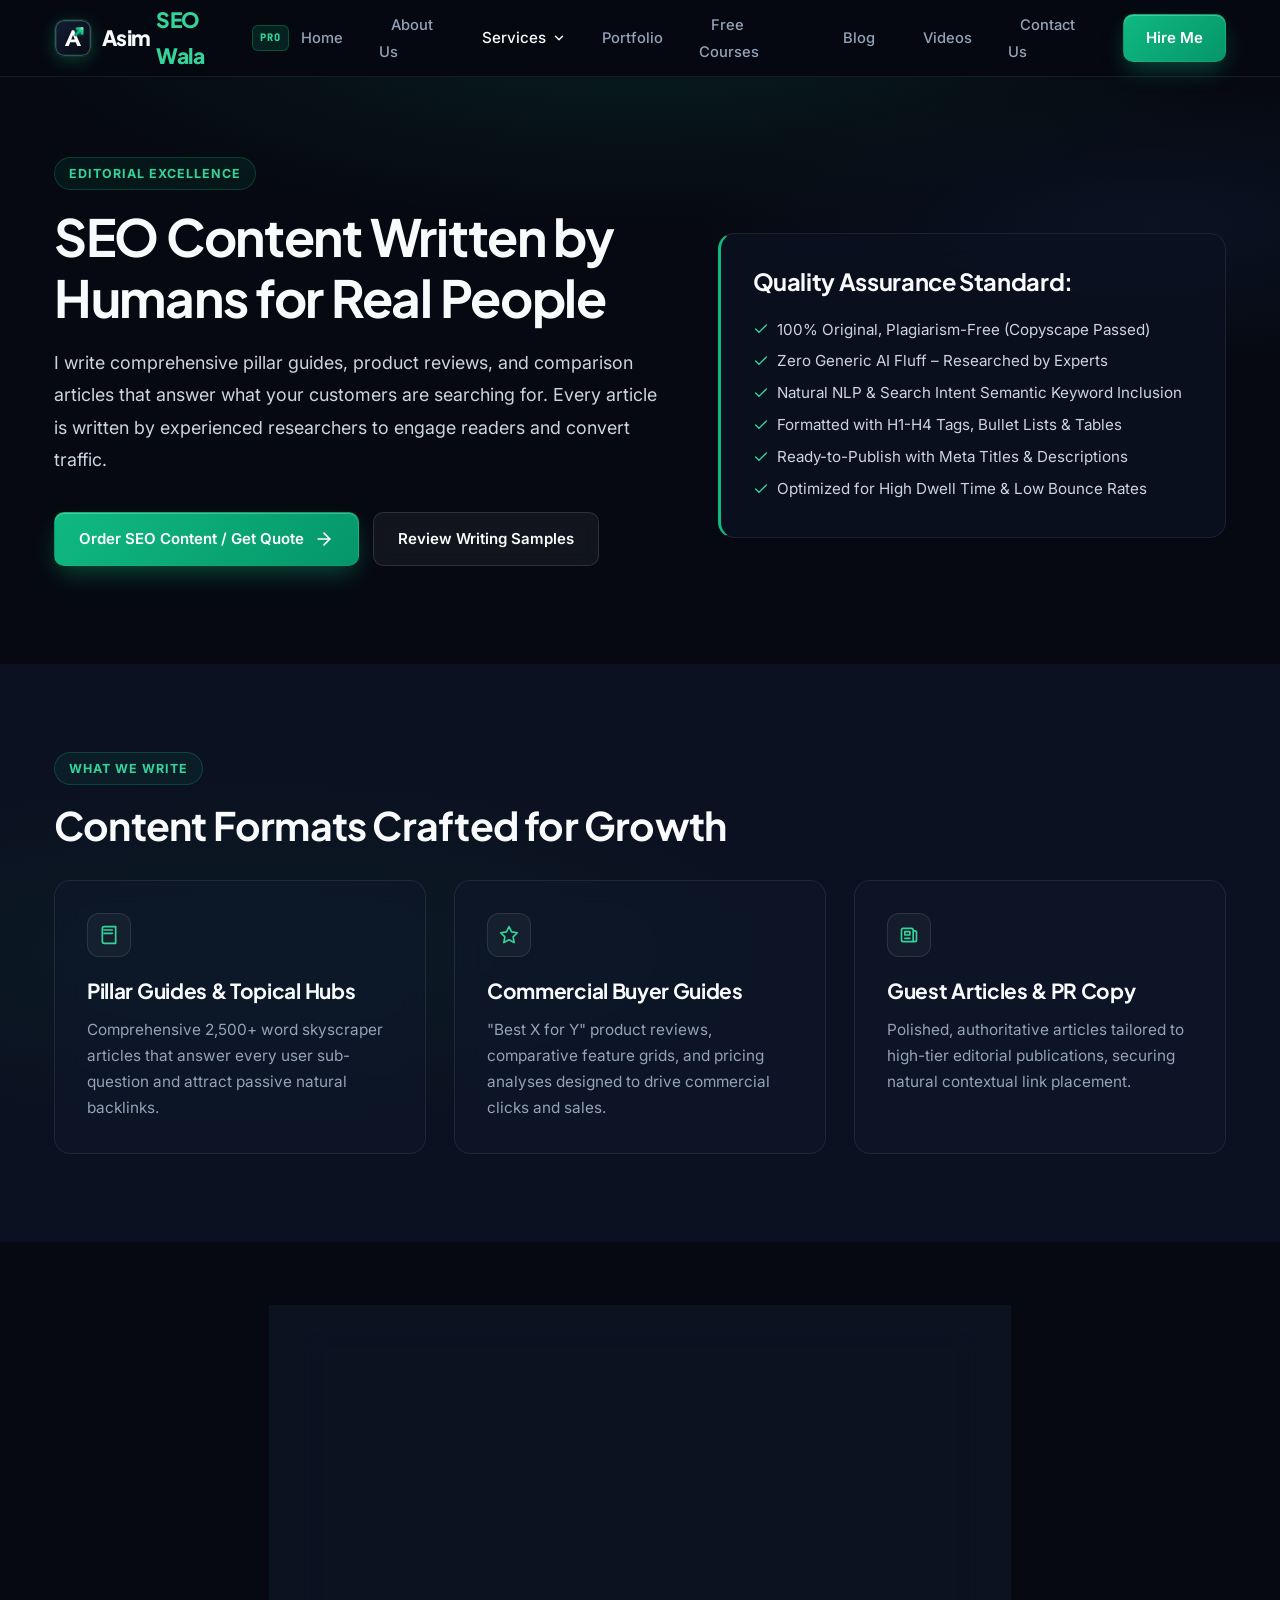
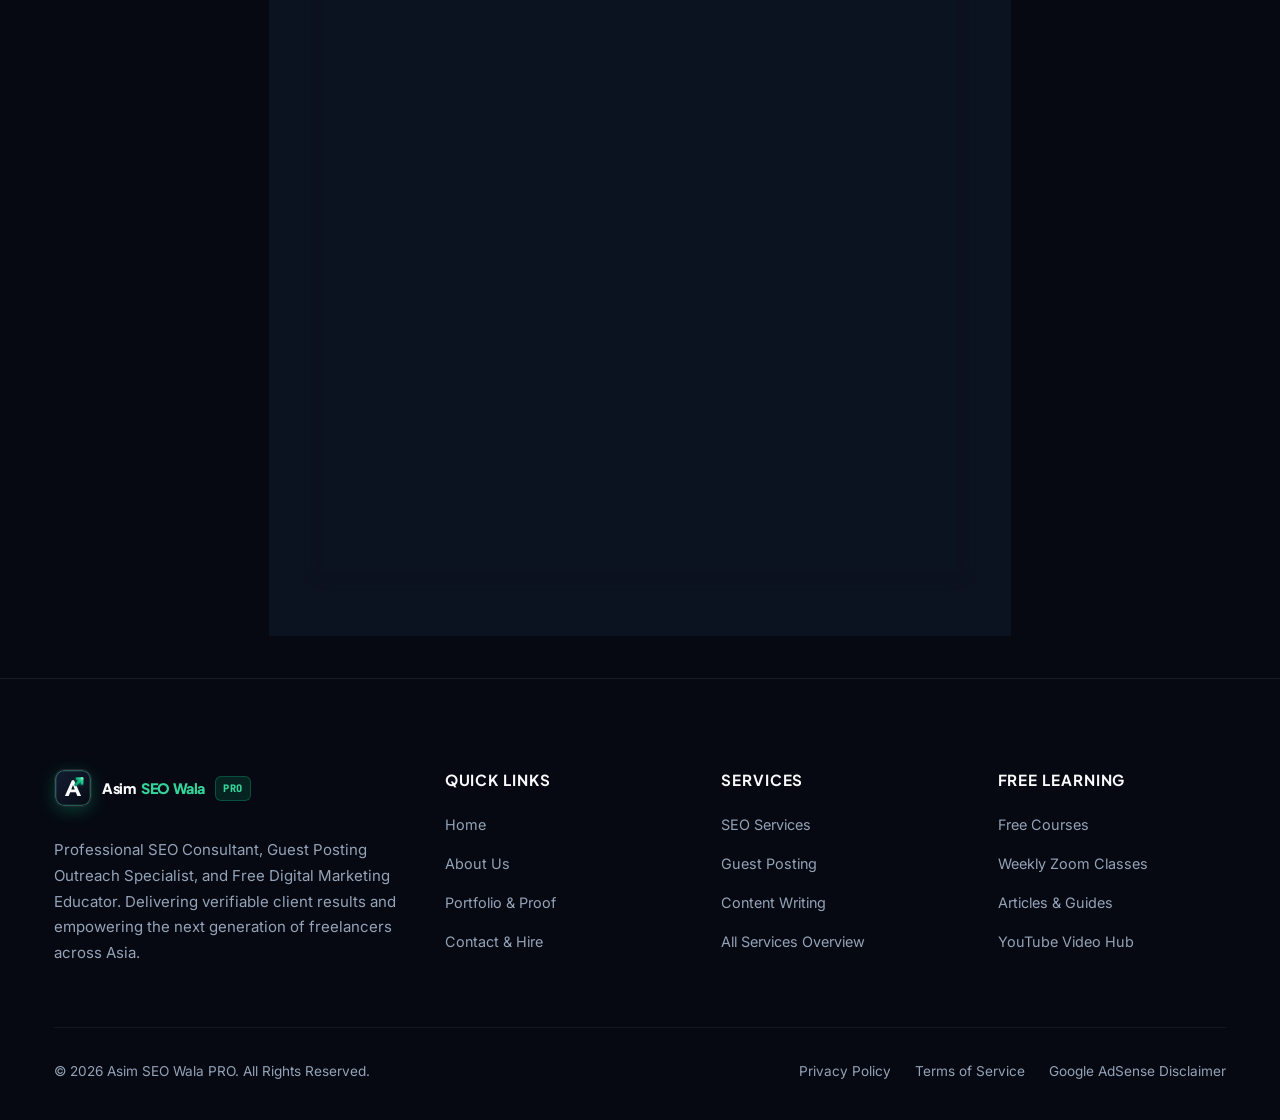
<file: services-content-writing.html>
<!DOCTYPE html>
<html lang="en">
<head>
  <meta charset="UTF-8">
  <meta name="viewport" content="width=device-width, initial-scale=1.0">
  <title>SEO Content Writing Services | Asim SEO Wala PRO - Professional SEO Copywriter</title>
  <meta name="description" content="Search-optimized, human-written content for high dwell times and top Google rankings. Skyscraper guides, commercial reviews, and B2B articles.">
  <link rel="icon" type="image/svg+xml" href="assets/images/favicon.svg">
  <link rel="canonical" href="https://personal-brand-portfolio-three.vercel.app/services-content-writing.html">

  <meta property="og:type" content="website">
  <meta property="og:site_name" content="Asim SEO Wala PRO">
  <meta property="og:title" content="SEO Content Writing Services | Asim SEO Wala PRO">
  <meta property="og:description" content="Search-optimized, human-written content for high dwell times and top Google rankings.">
  <meta property="og:url" content="https://personal-brand-portfolio-three.vercel.app/services-content-writing.html">
  <meta property="og:image" content="https://personal-brand-portfolio-three.vercel.app/assets/images/asim-hero-headshot.jpg">

  <meta name="twitter:card" content="summary_large_image">
  <meta name="twitter:title" content="SEO Content Writing Services | Asim SEO Wala PRO">
  <meta name="twitter:description" content="Search-optimized, human-written content for high dwell times and top Google rankings.">
  <meta name="twitter:image" content="https://personal-brand-portfolio-three.vercel.app/assets/images/asim-hero-headshot.jpg">

  <link rel="preconnect" href="https://fonts.googleapis.com">
  <link rel="preconnect" href="https://fonts.gstatic.com" crossorigin>
  <link rel="preload" as="style" href="https://fonts.googleapis.com/css2?family=Inter:wght@400;500;600;700&family=JetBrains+Mono:wght@500;600;700;800&family=Plus+Jakarta+Sans:wght@500;600;700;800&display=swap">
  <link rel="stylesheet" href="https://fonts.googleapis.com/css2?family=Inter:wght@400;500;600;700&family=JetBrains+Mono:wght@500;600;700;800&family=Plus+Jakarta+Sans:wght@500;600;700;800&display=swap" media="print" onload="this.media='all'">
  <noscript>
    <link rel="stylesheet" href="https://fonts.googleapis.com/css2?family=Inter:wght@400;500;600;700&family=JetBrains+Mono:wght@500;600;700;800&family=Plus+Jakarta+Sans:wght@500;600;700;800&display=swap">
  </noscript>
  <link rel="stylesheet" href="assets/css/styles.min.css">
</head>
<body>

  <!-- Header -->
  <header class="site-header">
    <div class="container nav-container">
      <a href="index.html" class="site-logo">
        <img src="assets/images/logo.svg" alt="Asim SEO Wala Logo" class="site-logo-icon" width="38" height="38">
        <span class="logo-text-wrap">
          <span class="logo-brand">Asim</span> <span class="logo-tag">SEO Wala</span><span class="logo-badge">PRO</span>
        </span>
      </a>
      <button class="mobile-toggle" aria-label="Toggle navigation">
        <svg class="icon" viewBox="0 0 24 24"><line x1="4" x2="20" y1="12" y2="12"/><line x1="4" x2="20" y1="6" y2="6"/><line x1="4" x2="20" y1="18" y2="18"/></svg>
      </button>
      <ul class="nav-menu">
        <li class="nav-item"><a href="index.html" class="nav-link">Home</a></li>
        <li class="nav-item"><a href="about.html" class="nav-link">About Us</a></li>
        <li class="nav-item has-dropdown">
          <button type="button" class="nav-link dropdown-toggle active" aria-expanded="false">
            <span>Services</span>
            <svg class="icon dropdown-chevron" viewBox="0 0 24 24"><polyline points="6 9 12 15 18 9"/></svg>
          </button>
          <ul class="dropdown-menu">
            <li class="dropdown-item">
              <a href="services-seo.html">
                <span style="display: flex; align-items: center; gap: 8px;">
                  <svg class="icon" viewBox="0 0 24 24" style="color: var(--c-emerald-400); width: 16px; height: 16px;"><circle cx="11" cy="11" r="8"/><path d="m21 21-4.3-4.3"/></svg>
                  SEO Services
                </span>
                <svg class="icon" viewBox="0 0 24 24" style="width: 14px; height: 14px; opacity: 0.5;"><path d="M5 12h14"/><path d="m12 5 7 7-7 7"/></svg>
              </a>
            </li>
            <li class="dropdown-item">
              <a href="services-guest-posting.html">
                <span style="display: flex; align-items: center; gap: 8px;">
                  <svg class="icon" viewBox="0 0 24 24" style="color: var(--c-emerald-400); width: 16px; height: 16px;"><path d="M10 13a5 5 0 0 0 7.54.54l3-3a5 5 0 0 0-7.07-7.07l-1.72 1.71"/><path d="M14 11a5 5 0 0 0-7.54-.54l-3 3a5 5 0 0 0 7.07 7.07l1.71-1.71"/></svg>
                  Guest Posting
                </span>
                <svg class="icon" viewBox="0 0 24 24" style="width: 14px; height: 14px; opacity: 0.5;"><path d="M5 12h14"/><path d="m12 5 7 7-7 7"/></svg>
              </a>
            </li>
            <li class="dropdown-item">
              <a href="services-content-writing.html">
                <span style="display: flex; align-items: center; gap: 8px;">
                  <svg class="icon" viewBox="0 0 24 24" style="color: var(--c-emerald-400); width: 16px; height: 16px;"><path d="M12 20h9"/><path d="M16.5 3.5a2.121 2.121 0 0 1 3 3L7 19l-4 1 1-4L16.5 3.5z"/></svg>
                  Content Writing
                </span>
                <svg class="icon" viewBox="0 0 24 24" style="width: 14px; height: 14px; opacity: 0.5;"><path d="M5 12h14"/><path d="m12 5 7 7-7 7"/></svg>
              </a>
            </li>
            <li class="dropdown-item" style="border-top: 1px solid rgba(255, 255, 255, 0.08); margin-top: 4px; padding-top: 4px;">
              <a href="services.html" style="color: var(--c-emerald-400); font-weight: 600;">
                <span>All Services Overview</span>
                <svg class="icon" viewBox="0 0 24 24" style="width: 14px; height: 14px;"><path d="M5 12h14"/><path d="m12 5 7 7-7 7"/></svg>
              </a>
            </li>
          </ul>
        </li>
        <li class="nav-item"><a href="portfolio.html" class="nav-link">Portfolio</a></li>
        <li class="nav-item"><a href="free-courses.html" class="nav-link">Free Courses</a></li>
        <li class="nav-item"><a href="blog.html" class="nav-link">Blog</a></li>
        <li class="nav-item"><a href="videos.html" class="nav-link">Videos</a></li>
        <li class="nav-item"><a href="contact.html" class="nav-link">Contact Us</a></li>
        <li class="nav-item"><a href="contact.html" class="btn btn-primary" style="padding: 10px 22px;">Hire Me</a></li>
      </ul>
    </div>
  </header>

  <main>
    <!-- Hero -->
    <section class="hero-section" style="padding: 80px 0 50px;">
      <div class="container hero-grid">
        <div>
          <span class="pill-badge">EDITORIAL EXCELLENCE</span>
          <h1>SEO Content Written by Humans for Real People</h1>
          <p class="hero-description">
            I write comprehensive pillar guides, product reviews, and comparison articles that answer what your customers are searching for. Every article is written by experienced researchers to engage readers and convert traffic.
          </p>
          <div class="hero-cta-group">
            <a href="#inquiry" class="btn btn-primary">
              <span>Order SEO Content / Get Quote</span>
              <svg class="icon" viewBox="0 0 24 24"><path d="M5 12h14"/><path d="m12 5 7 7-7 7"/></svg>
            </a>
            <a href="portfolio.html" class="btn btn-secondary">Review Writing Samples</a>
          </div>
        </div>
        <div>
          <div class="card" style="border-left: 3px solid var(--c-emerald-500); background: rgba(11, 17, 32, 0.85);">
            <h3 style="color: var(--c-white); margin-bottom: 16px;">Quality Assurance Standard:</h3>
            <ul style="list-style: none; font-size: 0.95rem; line-height: 2.1; color: var(--c-slate-300);">
              <li style="display: flex; align-items: center; gap: 8px;">
                <svg class="icon" viewBox="0 0 24 24" style="color: var(--c-emerald-400); width: 16px; height: 16px;"><polyline points="20 6 9 17 4 12"/></svg>
                100% Original, Plagiarism-Free (Copyscape Passed)
              </li>
              <li style="display: flex; align-items: center; gap: 8px;">
                <svg class="icon" viewBox="0 0 24 24" style="color: var(--c-emerald-400); width: 16px; height: 16px;"><polyline points="20 6 9 17 4 12"/></svg>
                Zero Generic AI Fluff – Researched by Experts
              </li>
              <li style="display: flex; align-items: center; gap: 8px;">
                <svg class="icon" viewBox="0 0 24 24" style="color: var(--c-emerald-400); width: 16px; height: 16px;"><polyline points="20 6 9 17 4 12"/></svg>
                Natural NLP & Search Intent Semantic Keyword Inclusion
              </li>
              <li style="display: flex; align-items: center; gap: 8px;">
                <svg class="icon" viewBox="0 0 24 24" style="color: var(--c-emerald-400); width: 16px; height: 16px;"><polyline points="20 6 9 17 4 12"/></svg>
                Formatted with H1-H4 Tags, Bullet Lists & Tables
              </li>
              <li style="display: flex; align-items: center; gap: 8px;">
                <svg class="icon" viewBox="0 0 24 24" style="color: var(--c-emerald-400); width: 16px; height: 16px;"><polyline points="20 6 9 17 4 12"/></svg>
                Ready-to-Publish with Meta Titles & Descriptions
              </li>
              <li style="display: flex; align-items: center; gap: 8px;">
                <svg class="icon" viewBox="0 0 24 24" style="color: var(--c-emerald-400); width: 16px; height: 16px;"><polyline points="20 6 9 17 4 12"/></svg>
                Optimized for High Dwell Time & Low Bounce Rates
              </li>
            </ul>
          </div>
        </div>
      </div>
    </section>

    <!-- Content Types -->
    <section class="bg-alt">
      <div class="container">
        <span class="pill-badge">WHAT WE WRITE</span>
        <h2>Content Formats Crafted for Growth</h2>
        <div class="grid-3" style="margin-top: 30px;">
          <div class="card">
            <div class="icon-box" style="margin-bottom: 20px;">
              <svg class="icon" viewBox="0 0 24 24"><path d="M4 19.5v-15A2.5 2.5 0 0 1 6.5 2H20v20H6.5a2.5 2.5 0 0 1-2.5-2.5Z"/><path d="M6 6h10"/><path d="M6 10h10"/></svg>
            </div>
            <h3 class="card-title">Pillar Guides & Topical Hubs</h3>
            <p class="card-text">Comprehensive 2,500+ word skyscraper articles that answer every user sub-question and attract passive natural backlinks.</p>
          </div>
          <div class="card">
            <div class="icon-box" style="margin-bottom: 20px;">
              <svg class="icon" viewBox="0 0 24 24"><polygon points="12 2 15.09 8.26 22 9.27 17 14.14 18.18 21.02 12 17.77 5.82 21.02 7 14.14 2 9.27 8.91 8.26 12 2"/></svg>
            </div>
            <h3 class="card-title">Commercial Buyer Guides</h3>
            <p class="card-text">"Best X for Y" product reviews, comparative feature grids, and pricing analyses designed to drive commercial clicks and sales.</p>
          </div>
          <div class="card">
            <div class="icon-box" style="margin-bottom: 20px;">
              <svg class="icon" viewBox="0 0 24 24"><path d="M19 20H5a2 2 0 0 1-2-2V6a2 2 0 0 1 2-2h10a2 2 0 0 1 2 2v1m2 13a2 2 0 0 1-2-2V7m2 13a2 2 0 0 0 2-2V9a2 2 0 0 0-2-2h-2m-4-3H9M7 16h6M7 8h6v4H7V8z"/></svg>
            </div>
            <h3 class="card-title">Guest Articles & PR Copy</h3>
            <p class="card-text">Polished, authoritative articles tailored to high-tier editorial publications, securing natural contextual link placement.</p>
          </div>
        </div>
      </div>
    </section>

    <!-- Inquiry Form -->
    <section id="inquiry">
      <div class="container" style="max-width: 720px;">
        <div class="card" style="padding: 44px 36px; box-shadow: var(--shadow-card);">
          <span class="pill-badge">ORDER WRITING</span>
          <h2>Inquire About Content Writing Services</h2>
          <p class="section-subtext" style="margin-bottom: 24px;">Share your topic, estimated word count, and target audience. I’ll return a proposed outline and turnaround timeline.</p>

          <form id="client-inquiry-form">
            <div class="form-group">
              <label for="cw-name" class="form-label">Your Full Name</label>
              <input type="text" id="cw-name" class="form-control" placeholder="e.g. David Chen" required>
            </div>
            <div class="form-group">
              <label for="cw-email" class="form-label">Business Email</label>
              <input type="email" id="cw-email" class="form-control" placeholder="e.g. david@techvision.com" required>
            </div>
            <div class="form-group">
              <label for="cw-type" class="form-label">Content Type</label>
              <select id="cw-type" class="form-control" required style="background-color: var(--c-obsidian-900);">
                <option value="">Select Content Type...</option>
                <option value="pillar">Long-Form Pillar Guide (2,000 - 4,000 words)</option>
                <option value="commercial">Commercial / Affiliate Review (1,500 - 2,500 words)</option>
                <option value="standard">Standard Blog Post (1,000 - 1,500 words)</option>
                <option value="bulk">Monthly Content Package (5 - 10 Articles)</option>
              </select>
            </div>
            <div class="form-group">
              <label for="cw-brief" class="form-label">Topics or Keywords (Optional)</label>
              <textarea id="cw-brief" class="form-control" rows="4" placeholder="List your target keywords or content topics..."></textarea>
            </div>
            <button type="submit" class="btn btn-primary" style="width: 100%;">
              <span>Request Content Writing Proposal</span>
              <svg class="icon" viewBox="0 0 24 24"><path d="M5 12h14"/><path d="m12 5 7 7-7 7"/></svg>
            </button>
          </form>
        </div>
      </div>
    </section>
  </main>

  <!-- Footer -->
    <footer class="site-footer">
    <div class="container">
      <div class="footer-grid">
        <div class="footer-col">
          <a href="index.html" class="site-logo" style="margin-bottom: 16px;">
            <img src="assets/images/logo.svg" alt="Asim SEO Wala Logo" class="site-logo-icon" width="38" height="38">
            <span class="logo-text-wrap">
              <span class="logo-brand">Asim</span> <span class="logo-tag">SEO Wala</span><span class="logo-badge">PRO</span>
            </span>
          </a>
          <p style="font-size: 0.94rem; line-height: 1.7; margin-top: 14px; color: var(--c-slate-400);">
            Professional SEO Consultant, Guest Posting Outreach Specialist, and Free Digital Marketing Educator. Delivering verifiable client results and empowering the next generation of freelancers across Asia.
          </p>
        </div>

        <div class="footer-col">
          <h4>Quick Links</h4>
          <ul>
            <li><a href="index.html">Home</a></li>
            <li><a href="about.html">About Us</a></li>
            <li><a href="portfolio.html">Portfolio & Proof</a></li>
            <li><a href="contact.html">Contact & Hire</a></li>
          </ul>
        </div>

        <div class="footer-col">
          <h4>Services</h4>
          <ul>
            <li><a href="services-seo.html">SEO Services</a></li>
            <li><a href="services-guest-posting.html">Guest Posting</a></li>
            <li><a href="services-content-writing.html">Content Writing</a></li>
            <li><a href="services.html">All Services Overview</a></li>
          </ul>
        </div>

        <div class="footer-col">
          <h4>Free Learning</h4>
          <ul>
            <li><a href="free-courses.html">Free Courses</a></li>
            <li><a href="free-courses.html#zoom">Weekly Zoom Classes</a></li>
            <li><a href="blog.html">Articles & Guides</a></li>
            <li><a href="videos.html">YouTube Video Hub</a></li>
          </ul>
        </div>
      </div>

      <div class="footer-bottom">
        <div>
          © <span id="current-year">2026</span> Asim SEO Wala PRO. All Rights Reserved.
        </div>
        <div>
          <a href="contact.html#privacy" style="margin-right: 20px;">Privacy Policy</a>
          <a href="contact.html#terms" style="margin-right: 20px;">Terms of Service</a>
          <a href="contact.html#disclaimer">Google AdSense Disclaimer</a>
        </div>
      </div>
    </div>
  </footer>

  <script src="assets/js/main.min.js" defer></script>
</body>
</html>
</file>
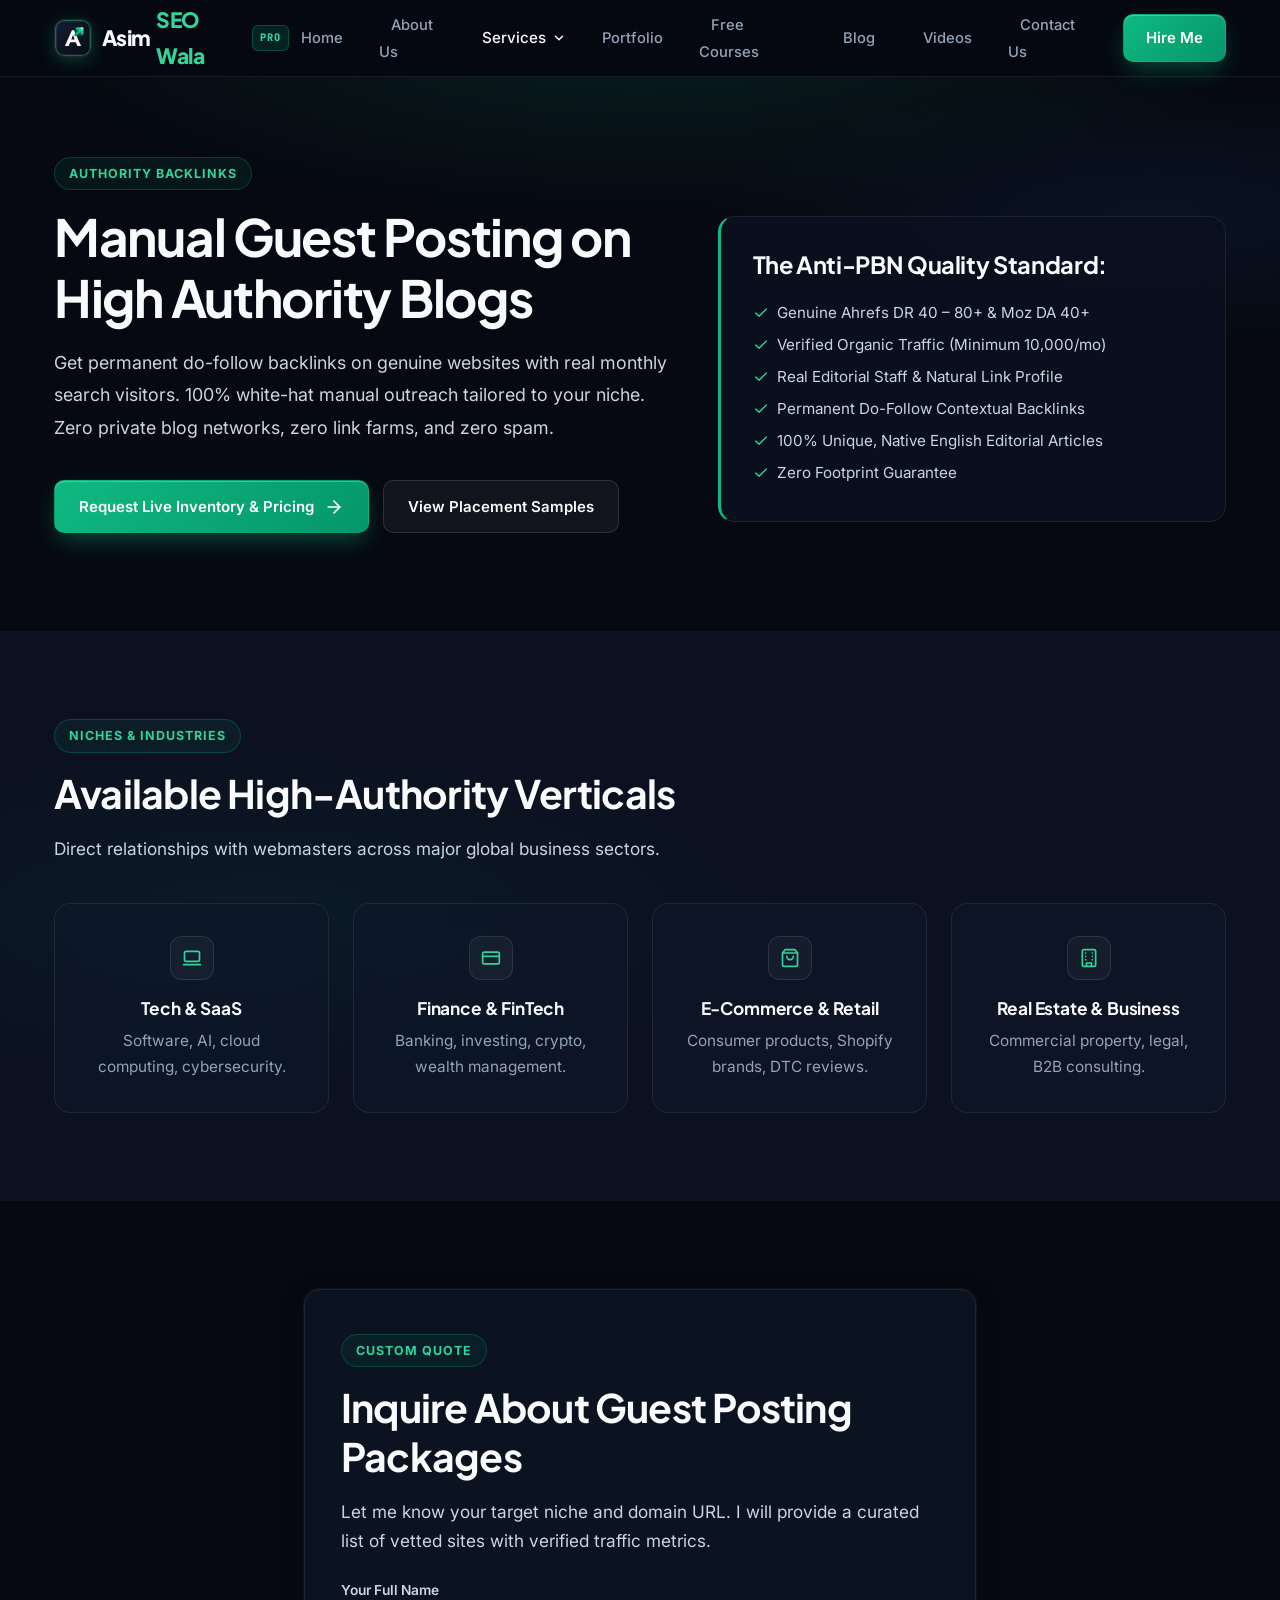
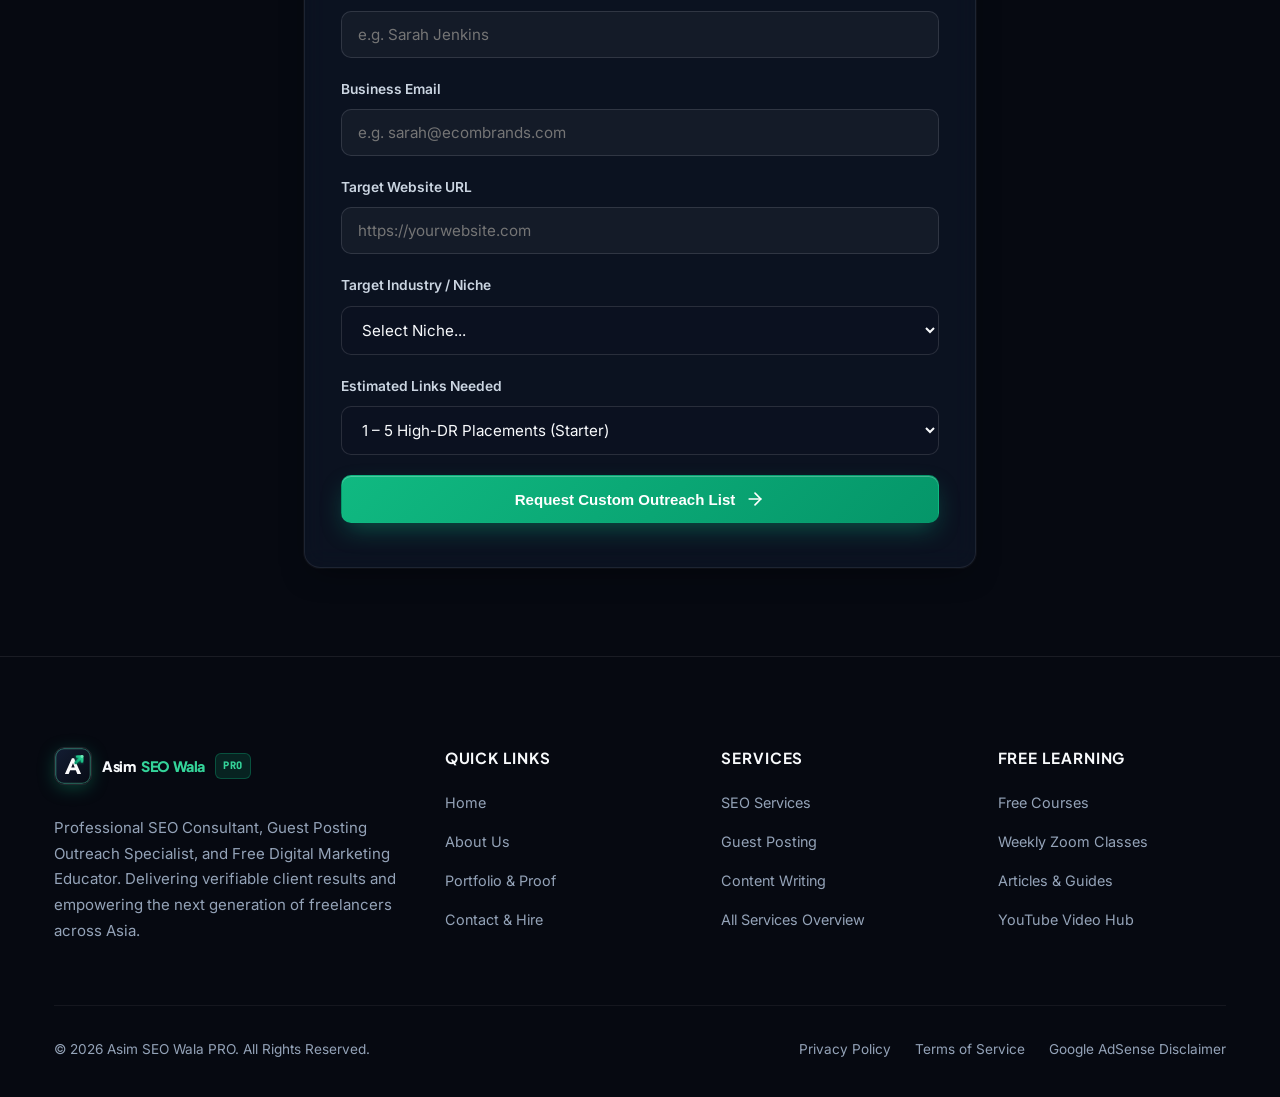
<file: services-guest-posting.html>
<!DOCTYPE html>
<html lang="en">
<head>
  <meta charset="UTF-8">
  <meta name="viewport" content="width=device-width, initial-scale=1.0">
  <title>Guest Posting Services | Asim SEO Wala PRO - High-Authority Outreach</title>
  <meta name="description" content="Manual outreach guest posting services. Permanent contextual do-follow backlinks on genuine DR 40-80+ blogs with organic search traffic. Zero PBNs.">
  <link rel="icon" type="image/svg+xml" href="assets/images/favicon.svg">
  <link rel="canonical" href="https://personal-brand-portfolio-three.vercel.app/services-guest-posting.html">

  <meta property="og:type" content="website">
  <meta property="og:site_name" content="Asim SEO Wala PRO">
  <meta property="og:title" content="Guest Posting Services | Asim SEO Wala PRO">
  <meta property="og:description" content="Manual outreach guest posting services on genuine DR 40-80+ authority sites.">
  <meta property="og:url" content="https://personal-brand-portfolio-three.vercel.app/services-guest-posting.html">
  <meta property="og:image" content="https://personal-brand-portfolio-three.vercel.app/assets/images/asim-hero-headshot.jpg">

  <meta name="twitter:card" content="summary_large_image">
  <meta name="twitter:title" content="Guest Posting Services | Asim SEO Wala PRO">
  <meta name="twitter:description" content="Manual outreach guest posting services on genuine DR 40-80+ authority sites.">
  <meta name="twitter:image" content="https://personal-brand-portfolio-three.vercel.app/assets/images/asim-hero-headshot.jpg">

  <link rel="preconnect" href="https://fonts.googleapis.com">
  <link rel="preconnect" href="https://fonts.gstatic.com" crossorigin>
  <link rel="preload" as="style" href="https://fonts.googleapis.com/css2?family=Inter:wght@400;500;600;700&family=JetBrains+Mono:wght@500;600;700;800&family=Plus+Jakarta+Sans:wght@500;600;700;800&display=swap">
  <link rel="stylesheet" href="https://fonts.googleapis.com/css2?family=Inter:wght@400;500;600;700&family=JetBrains+Mono:wght@500;600;700;800&family=Plus+Jakarta+Sans:wght@500;600;700;800&display=swap" media="print" onload="this.media='all'">
  <noscript>
    <link rel="stylesheet" href="https://fonts.googleapis.com/css2?family=Inter:wght@400;500;600;700&family=JetBrains+Mono:wght@500;600;700;800&family=Plus+Jakarta+Sans:wght@500;600;700;800&display=swap">
  </noscript>
  <link rel="stylesheet" href="assets/css/styles.min.css">
</head>
<body>

  <!-- Header -->
  <header class="site-header">
    <div class="container nav-container">
      <a href="index.html" class="site-logo">
        <img src="assets/images/logo.svg" alt="Asim SEO Wala Logo" class="site-logo-icon" width="38" height="38">
        <span class="logo-text-wrap">
          <span class="logo-brand">Asim</span> <span class="logo-tag">SEO Wala</span><span class="logo-badge">PRO</span>
        </span>
      </a>
      <button class="mobile-toggle" aria-label="Toggle navigation">
        <svg class="icon" viewBox="0 0 24 24"><line x1="4" x2="20" y1="12" y2="12"/><line x1="4" x2="20" y1="6" y2="6"/><line x1="4" x2="20" y1="18" y2="18"/></svg>
      </button>
      <ul class="nav-menu">
        <li class="nav-item"><a href="index.html" class="nav-link">Home</a></li>
        <li class="nav-item"><a href="about.html" class="nav-link">About Us</a></li>
        <li class="nav-item has-dropdown">
          <button type="button" class="nav-link dropdown-toggle active" aria-expanded="false">
            <span>Services</span>
            <svg class="icon dropdown-chevron" viewBox="0 0 24 24"><polyline points="6 9 12 15 18 9"/></svg>
          </button>
          <ul class="dropdown-menu">
            <li class="dropdown-item">
              <a href="services-seo.html">
                <span style="display: flex; align-items: center; gap: 8px;">
                  <svg class="icon" viewBox="0 0 24 24" style="color: var(--c-emerald-400); width: 16px; height: 16px;"><circle cx="11" cy="11" r="8"/><path d="m21 21-4.3-4.3"/></svg>
                  SEO Services
                </span>
                <svg class="icon" viewBox="0 0 24 24" style="width: 14px; height: 14px; opacity: 0.5;"><path d="M5 12h14"/><path d="m12 5 7 7-7 7"/></svg>
              </a>
            </li>
            <li class="dropdown-item">
              <a href="services-guest-posting.html">
                <span style="display: flex; align-items: center; gap: 8px;">
                  <svg class="icon" viewBox="0 0 24 24" style="color: var(--c-emerald-400); width: 16px; height: 16px;"><path d="M10 13a5 5 0 0 0 7.54.54l3-3a5 5 0 0 0-7.07-7.07l-1.72 1.71"/><path d="M14 11a5 5 0 0 0-7.54-.54l-3 3a5 5 0 0 0 7.07 7.07l1.71-1.71"/></svg>
                  Guest Posting
                </span>
                <svg class="icon" viewBox="0 0 24 24" style="width: 14px; height: 14px; opacity: 0.5;"><path d="M5 12h14"/><path d="m12 5 7 7-7 7"/></svg>
              </a>
            </li>
            <li class="dropdown-item">
              <a href="services-content-writing.html">
                <span style="display: flex; align-items: center; gap: 8px;">
                  <svg class="icon" viewBox="0 0 24 24" style="color: var(--c-emerald-400); width: 16px; height: 16px;"><path d="M12 20h9"/><path d="M16.5 3.5a2.121 2.121 0 0 1 3 3L7 19l-4 1 1-4L16.5 3.5z"/></svg>
                  Content Writing
                </span>
                <svg class="icon" viewBox="0 0 24 24" style="width: 14px; height: 14px; opacity: 0.5;"><path d="M5 12h14"/><path d="m12 5 7 7-7 7"/></svg>
              </a>
            </li>
            <li class="dropdown-item" style="border-top: 1px solid rgba(255, 255, 255, 0.08); margin-top: 4px; padding-top: 4px;">
              <a href="services.html" style="color: var(--c-emerald-400); font-weight: 600;">
                <span>All Services Overview</span>
                <svg class="icon" viewBox="0 0 24 24" style="width: 14px; height: 14px;"><path d="M5 12h14"/><path d="m12 5 7 7-7 7"/></svg>
              </a>
            </li>
          </ul>
        </li>
        <li class="nav-item"><a href="portfolio.html" class="nav-link">Portfolio</a></li>
        <li class="nav-item"><a href="free-courses.html" class="nav-link">Free Courses</a></li>
        <li class="nav-item"><a href="blog.html" class="nav-link">Blog</a></li>
        <li class="nav-item"><a href="videos.html" class="nav-link">Videos</a></li>
        <li class="nav-item"><a href="contact.html" class="nav-link">Contact Us</a></li>
        <li class="nav-item"><a href="contact.html" class="btn btn-primary" style="padding: 10px 22px;">Hire Me</a></li>
      </ul>
    </div>
  </header>

  <main>
    <!-- Hero -->
    <section class="hero-section" style="padding: 80px 0 50px;">
      <div class="container hero-grid">
        <div>
          <span class="pill-badge">AUTHORITY BACKLINKS</span>
          <h1>Manual Guest Posting on High Authority Blogs</h1>
          <p class="hero-description">
            Get permanent do-follow backlinks on genuine websites with real monthly search visitors. 100% white-hat manual outreach tailored to your niche. Zero private blog networks, zero link farms, and zero spam.
          </p>
          <div class="hero-cta-group">
            <a href="#inquiry" class="btn btn-primary">
              <span>Request Live Inventory & Pricing</span>
              <svg class="icon" viewBox="0 0 24 24"><path d="M5 12h14"/><path d="m12 5 7 7-7 7"/></svg>
            </a>
            <a href="portfolio.html" class="btn btn-secondary">View Placement Samples</a>
          </div>
        </div>
        <div>
          <div class="card" style="border-left: 3px solid var(--c-emerald-500); background: rgba(11, 17, 32, 0.85);">
            <h3 style="color: var(--c-white); margin-bottom: 16px;">The Anti-PBN Quality Standard:</h3>
            <ul style="list-style: none; font-size: 0.95rem; line-height: 2.1; color: var(--c-slate-300);">
              <li style="display: flex; align-items: center; gap: 8px;">
                <svg class="icon" viewBox="0 0 24 24" style="color: var(--c-emerald-400); width: 16px; height: 16px;"><polyline points="20 6 9 17 4 12"/></svg>
                Genuine Ahrefs DR 40 – 80+ & Moz DA 40+
              </li>
              <li style="display: flex; align-items: center; gap: 8px;">
                <svg class="icon" viewBox="0 0 24 24" style="color: var(--c-emerald-400); width: 16px; height: 16px;"><polyline points="20 6 9 17 4 12"/></svg>
                Verified Organic Traffic (Minimum 10,000/mo)
              </li>
              <li style="display: flex; align-items: center; gap: 8px;">
                <svg class="icon" viewBox="0 0 24 24" style="color: var(--c-emerald-400); width: 16px; height: 16px;"><polyline points="20 6 9 17 4 12"/></svg>
                Real Editorial Staff & Natural Link Profile
              </li>
              <li style="display: flex; align-items: center; gap: 8px;">
                <svg class="icon" viewBox="0 0 24 24" style="color: var(--c-emerald-400); width: 16px; height: 16px;"><polyline points="20 6 9 17 4 12"/></svg>
                Permanent Do-Follow Contextual Backlinks
              </li>
              <li style="display: flex; align-items: center; gap: 8px;">
                <svg class="icon" viewBox="0 0 24 24" style="color: var(--c-emerald-400); width: 16px; height: 16px;"><polyline points="20 6 9 17 4 12"/></svg>
                100% Unique, Native English Editorial Articles
              </li>
              <li style="display: flex; align-items: center; gap: 8px;">
                <svg class="icon" viewBox="0 0 24 24" style="color: var(--c-emerald-400); width: 16px; height: 16px;"><polyline points="20 6 9 17 4 12"/></svg>
                Zero Footprint Guarantee
              </li>
            </ul>
          </div>
        </div>
      </div>
    </section>

    <!-- Available Niches -->
    <section class="bg-alt">
      <div class="container">
        <span class="pill-badge">NICHES & INDUSTRIES</span>
        <h2>Available High-Authority Verticals</h2>
        <p class="section-subtext">Direct relationships with webmasters across major global business sectors.</p>

        <div class="grid-4">
          <div class="card" style="text-align: center;">
            <div class="icon-box" style="margin: 0 auto 16px;">
              <svg class="icon" viewBox="0 0 24 24"><rect width="18" height="12" x="3" y="4" rx="2" ry="2"/><line x1="2" x2="22" y1="20" y2="20"/></svg>
            </div>
            <h4 style="color: var(--c-white);">Tech & SaaS</h4>
            <p class="card-text">Software, AI, cloud computing, cybersecurity.</p>
          </div>
          <div class="card" style="text-align: center;">
            <div class="icon-box" style="margin: 0 auto 16px;">
              <svg class="icon" viewBox="0 0 24 24"><rect width="20" height="14" x="2" y="5" rx="2"/><line x1="2" x2="22" y1="10" y2="10"/></svg>
            </div>
            <h4 style="color: var(--c-white);">Finance & FinTech</h4>
            <p class="card-text">Banking, investing, crypto, wealth management.</p>
          </div>
          <div class="card" style="text-align: center;">
            <div class="icon-box" style="margin: 0 auto 16px;">
              <svg class="icon" viewBox="0 0 24 24"><path d="M6 2 3 6v14a2 2 0 0 0 2 2h14a2 2 0 0 0 2-2V6l-3-4Z"/><path d="M3 6h18"/><path d="M16 10a4 4 0 0 1-8 0"/></svg>
            </div>
            <h4 style="color: var(--c-white);">E-Commerce & Retail</h4>
            <p class="card-text">Consumer products, Shopify brands, DTC reviews.</p>
          </div>
          <div class="card" style="text-align: center;">
            <div class="icon-box" style="margin: 0 auto 16px;">
              <svg class="icon" viewBox="0 0 24 24"><rect width="16" height="20" x="4" y="2" rx="2" ry="2"/><path d="M9 22v-4h6v4"/><path d="M8 6h.01"/><path d="M16 6h.01"/><path d="M8 10h.01"/><path d="M16 10h.01"/><path d="M8 14h.01"/><path d="M16 14h.01"/></svg>
            </div>
            <h4 style="color: var(--c-white);">Real Estate & Business</h4>
            <p class="card-text">Commercial property, legal, B2B consulting.</p>
          </div>
        </div>
      </div>
    </section>

    <!-- Inquiry Form -->
    <section id="inquiry">
      <div class="container" style="max-width: 720px;">
        <div class="card" style="padding: 44px 36px; box-shadow: var(--shadow-card);">
          <span class="pill-badge">CUSTOM QUOTE</span>
          <h2>Inquire About Guest Posting Packages</h2>
          <p class="section-subtext" style="margin-bottom: 24px;">Let me know your target niche and domain URL. I will provide a curated list of vetted sites with verified traffic metrics.</p>

          <form id="client-inquiry-form">
            <div class="form-group">
              <label for="gp-name" class="form-label">Your Full Name</label>
              <input type="text" id="gp-name" class="form-control" placeholder="e.g. Sarah Jenkins" required>
            </div>
            <div class="form-group">
              <label for="gp-email" class="form-label">Business Email</label>
              <input type="email" id="gp-email" class="form-control" placeholder="e.g. sarah@ecombrands.com" required>
            </div>
            <div class="form-group">
              <label for="gp-url" class="form-label">Target Website URL</label>
              <input type="url" id="gp-url" class="form-control" placeholder="https://yourwebsite.com" required>
            </div>
            <div class="form-group">
              <label for="gp-niche" class="form-label">Target Industry / Niche</label>
              <select id="gp-niche" class="form-control" required style="background-color: var(--c-obsidian-900);">
                <option value="">Select Niche...</option>
                <option value="tech">Technology & SaaS</option>
                <option value="finance">Finance & FinTech</option>
                <option value="ecommerce">E-Commerce & Retail</option>
                <option value="realestate">Real Estate & Construction</option>
                <option value="health">Health & Wellness</option>
                <option value="marketing">Digital Marketing & SEO</option>
                <option value="general">General / Other</option>
              </select>
            </div>
            <div class="form-group">
              <label for="gp-count" class="form-label">Estimated Links Needed</label>
              <select id="gp-count" class="form-control" required style="background-color: var(--c-obsidian-900);">
                <option value="1-5">1 – 5 High-DR Placements (Starter)</option>
                <option value="5-15">5 – 15 Placements / month (Growth)</option>
                <option value="15+">15+ Placements / month (Agency Whitelabel)</option>
              </select>
            </div>
            <button type="submit" class="btn btn-primary" style="width: 100%;">
              <span>Request Custom Outreach List</span>
              <svg class="icon" viewBox="0 0 24 24"><path d="M5 12h14"/><path d="m12 5 7 7-7 7"/></svg>
            </button>
          </form>
        </div>
      </div>
    </section>
  </main>

  <!-- Footer -->
    <footer class="site-footer">
    <div class="container">
      <div class="footer-grid">
        <div class="footer-col">
          <a href="index.html" class="site-logo" style="margin-bottom: 16px;">
            <img src="assets/images/logo.svg" alt="Asim SEO Wala Logo" class="site-logo-icon" width="38" height="38">
            <span class="logo-text-wrap">
              <span class="logo-brand">Asim</span> <span class="logo-tag">SEO Wala</span><span class="logo-badge">PRO</span>
            </span>
          </a>
          <p style="font-size: 0.94rem; line-height: 1.7; margin-top: 14px; color: var(--c-slate-400);">
            Professional SEO Consultant, Guest Posting Outreach Specialist, and Free Digital Marketing Educator. Delivering verifiable client results and empowering the next generation of freelancers across Asia.
          </p>
        </div>

        <div class="footer-col">
          <h4>Quick Links</h4>
          <ul>
            <li><a href="index.html">Home</a></li>
            <li><a href="about.html">About Us</a></li>
            <li><a href="portfolio.html">Portfolio & Proof</a></li>
            <li><a href="contact.html">Contact & Hire</a></li>
          </ul>
        </div>

        <div class="footer-col">
          <h4>Services</h4>
          <ul>
            <li><a href="services-seo.html">SEO Services</a></li>
            <li><a href="services-guest-posting.html">Guest Posting</a></li>
            <li><a href="services-content-writing.html">Content Writing</a></li>
            <li><a href="services.html">All Services Overview</a></li>
          </ul>
        </div>

        <div class="footer-col">
          <h4>Free Learning</h4>
          <ul>
            <li><a href="free-courses.html">Free Courses</a></li>
            <li><a href="free-courses.html#zoom">Weekly Zoom Classes</a></li>
            <li><a href="blog.html">Articles & Guides</a></li>
            <li><a href="videos.html">YouTube Video Hub</a></li>
          </ul>
        </div>
      </div>

      <div class="footer-bottom">
        <div>
          © <span id="current-year">2026</span> Asim SEO Wala PRO. All Rights Reserved.
        </div>
        <div>
          <a href="contact.html#privacy" style="margin-right: 20px;">Privacy Policy</a>
          <a href="contact.html#terms" style="margin-right: 20px;">Terms of Service</a>
          <a href="contact.html#disclaimer">Google AdSense Disclaimer</a>
        </div>
      </div>
    </div>
  </footer>

  <script src="assets/js/main.min.js" defer></script>
</body>
</html>
</file>
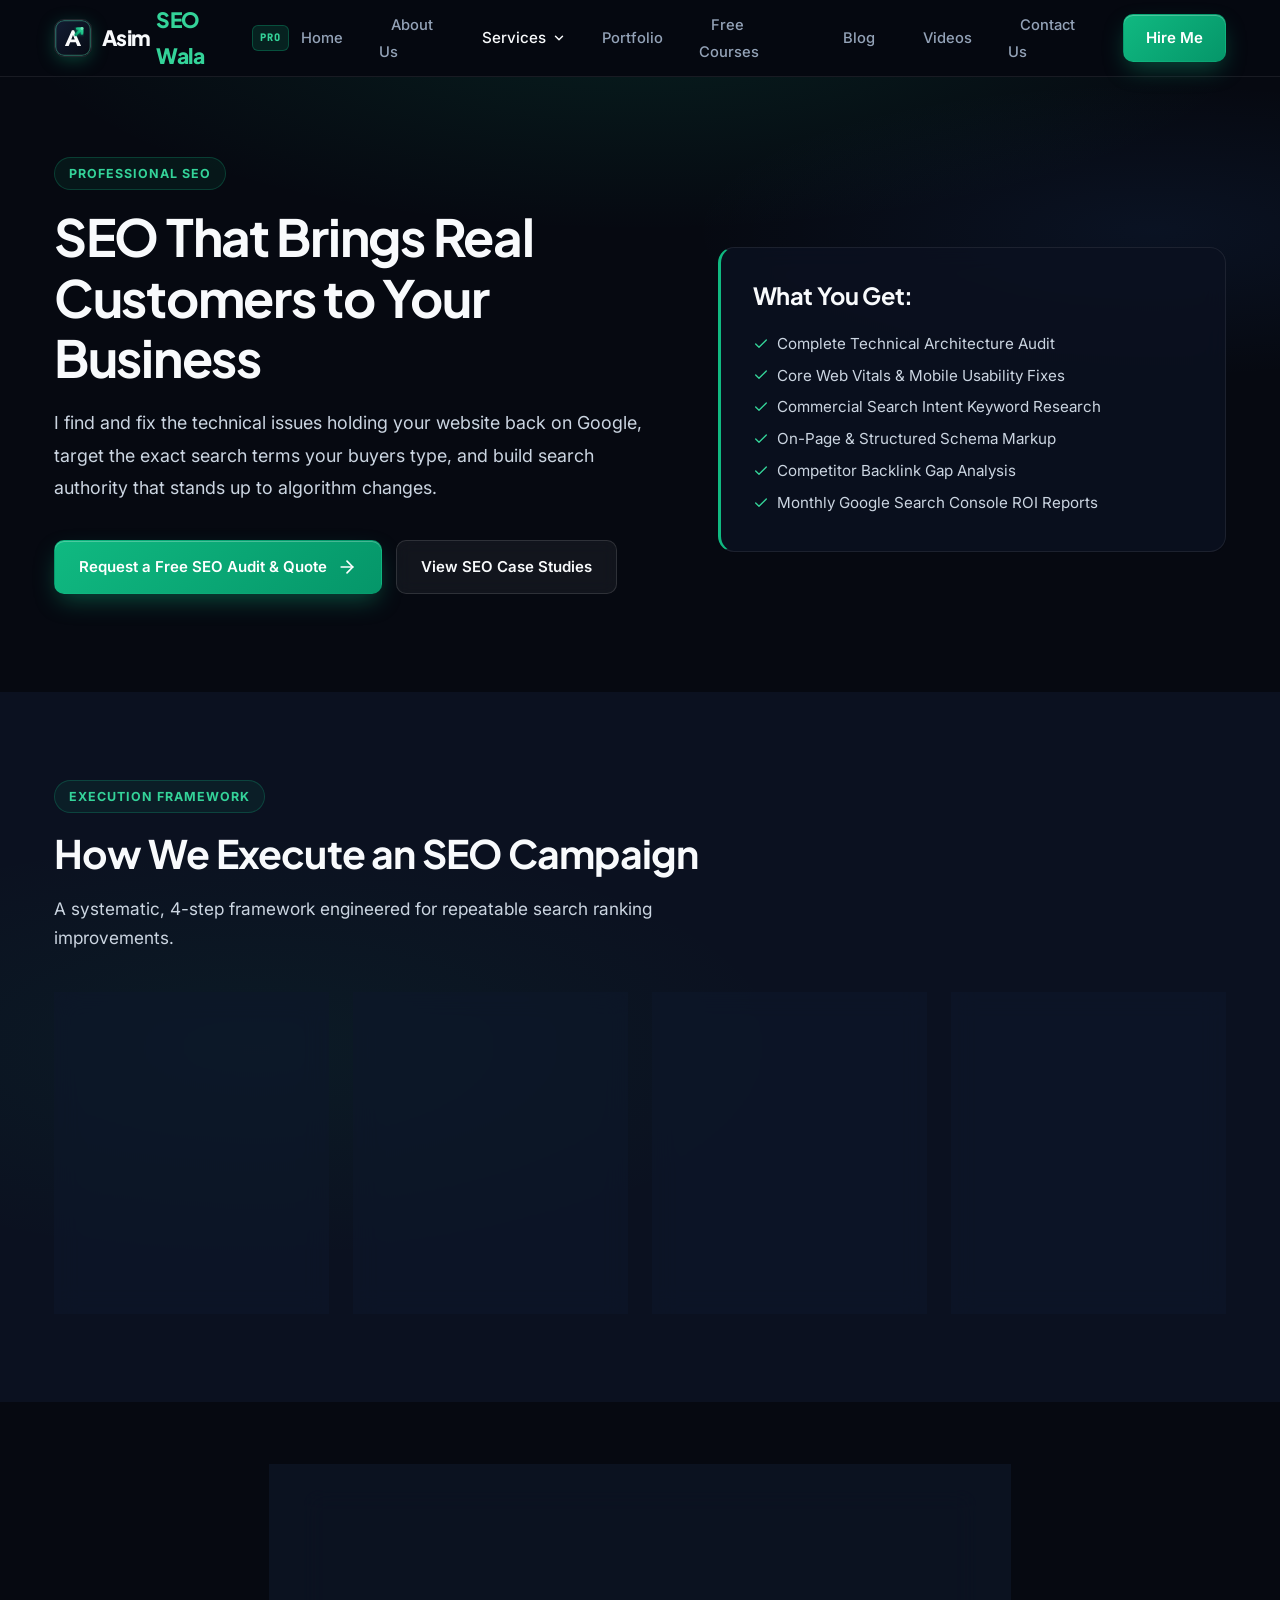
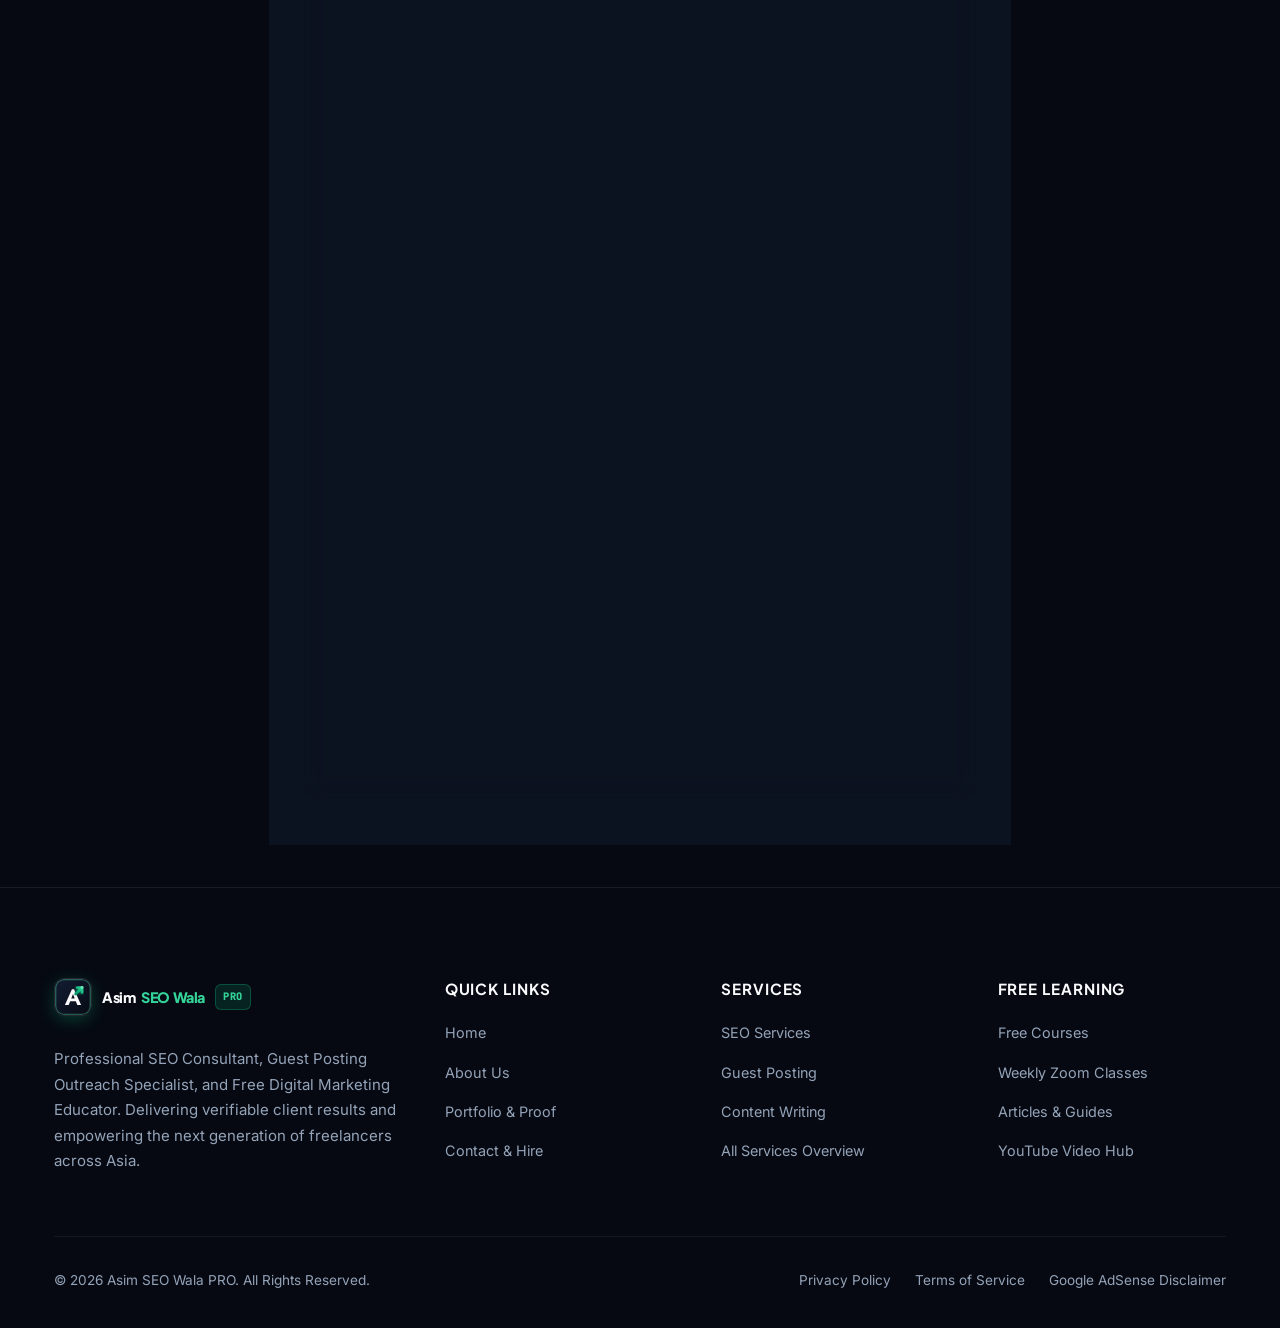
<file: services-seo.html>
<!DOCTYPE html>
<html lang="en">
<head>
  <meta charset="UTF-8">
  <meta name="viewport" content="width=device-width, initial-scale=1.0">
  <title>SEO Services | Asim SEO Wala PRO - Technical SEO & Growth Consultant</title>
  <meta name="description" content="Comprehensive SEO services including technical audits, search-intent optimization, schema implementation, and transparent monthly reporting.">
  <link rel="icon" type="image/svg+xml" href="assets/images/favicon.svg">
  <link rel="canonical" href="https://personal-brand-portfolio-three.vercel.app/services-seo.html">

  <meta property="og:type" content="website">
  <meta property="og:site_name" content="Asim SEO Wala PRO">
  <meta property="og:title" content="SEO Services | Asim SEO Wala PRO">
  <meta property="og:description" content="Comprehensive SEO services including technical audits, search-intent optimization, and organic ranking growth.">
  <meta property="og:url" content="https://personal-brand-portfolio-three.vercel.app/services-seo.html">
  <meta property="og:image" content="https://personal-brand-portfolio-three.vercel.app/assets/images/asim-hero-headshot.jpg">

  <meta name="twitter:card" content="summary_large_image">
  <meta name="twitter:title" content="SEO Services | Asim SEO Wala PRO">
  <meta name="twitter:description" content="Comprehensive SEO services including technical audits and ranking growth.">
  <meta name="twitter:image" content="https://personal-brand-portfolio-three.vercel.app/assets/images/asim-hero-headshot.jpg">

  <link rel="preconnect" href="https://fonts.googleapis.com">
  <link rel="preconnect" href="https://fonts.gstatic.com" crossorigin>
  <link rel="preload" as="style" href="https://fonts.googleapis.com/css2?family=Inter:wght@400;500;600;700&family=JetBrains+Mono:wght@500;600;700;800&family=Plus+Jakarta+Sans:wght@500;600;700;800&display=swap">
  <link rel="stylesheet" href="https://fonts.googleapis.com/css2?family=Inter:wght@400;500;600;700&family=JetBrains+Mono:wght@500;600;700;800&family=Plus+Jakarta+Sans:wght@500;600;700;800&display=swap" media="print" onload="this.media='all'">
  <noscript>
    <link rel="stylesheet" href="https://fonts.googleapis.com/css2?family=Inter:wght@400;500;600;700&family=JetBrains+Mono:wght@500;600;700;800&family=Plus+Jakarta+Sans:wght@500;600;700;800&display=swap">
  </noscript>
  <link rel="stylesheet" href="assets/css/styles.min.css">
</head>
<body>

  <!-- Header -->
  <header class="site-header">
    <div class="container nav-container">
      <a href="index.html" class="site-logo">
        <img src="assets/images/logo.svg" alt="Asim SEO Wala Logo" class="site-logo-icon" width="38" height="38">
        <span class="logo-text-wrap">
          <span class="logo-brand">Asim</span> <span class="logo-tag">SEO Wala</span><span class="logo-badge">PRO</span>
        </span>
      </a>
      <button class="mobile-toggle" aria-label="Toggle navigation">
        <svg class="icon" viewBox="0 0 24 24"><line x1="4" x2="20" y1="12" y2="12"/><line x1="4" x2="20" y1="6" y2="6"/><line x1="4" x2="20" y1="18" y2="18"/></svg>
      </button>
      <ul class="nav-menu">
        <li class="nav-item"><a href="index.html" class="nav-link">Home</a></li>
        <li class="nav-item"><a href="about.html" class="nav-link">About Us</a></li>
        <li class="nav-item has-dropdown">
          <button type="button" class="nav-link dropdown-toggle active" aria-expanded="false">
            <span>Services</span>
            <svg class="icon dropdown-chevron" viewBox="0 0 24 24"><polyline points="6 9 12 15 18 9"/></svg>
          </button>
          <ul class="dropdown-menu">
            <li class="dropdown-item">
              <a href="services-seo.html">
                <span style="display: flex; align-items: center; gap: 8px;">
                  <svg class="icon" viewBox="0 0 24 24" style="color: var(--c-emerald-400); width: 16px; height: 16px;"><circle cx="11" cy="11" r="8"/><path d="m21 21-4.3-4.3"/></svg>
                  SEO Services
                </span>
                <svg class="icon" viewBox="0 0 24 24" style="width: 14px; height: 14px; opacity: 0.5;"><path d="M5 12h14"/><path d="m12 5 7 7-7 7"/></svg>
              </a>
            </li>
            <li class="dropdown-item">
              <a href="services-guest-posting.html">
                <span style="display: flex; align-items: center; gap: 8px;">
                  <svg class="icon" viewBox="0 0 24 24" style="color: var(--c-emerald-400); width: 16px; height: 16px;"><path d="M10 13a5 5 0 0 0 7.54.54l3-3a5 5 0 0 0-7.07-7.07l-1.72 1.71"/><path d="M14 11a5 5 0 0 0-7.54-.54l-3 3a5 5 0 0 0 7.07 7.07l1.71-1.71"/></svg>
                  Guest Posting
                </span>
                <svg class="icon" viewBox="0 0 24 24" style="width: 14px; height: 14px; opacity: 0.5;"><path d="M5 12h14"/><path d="m12 5 7 7-7 7"/></svg>
              </a>
            </li>
            <li class="dropdown-item">
              <a href="services-content-writing.html">
                <span style="display: flex; align-items: center; gap: 8px;">
                  <svg class="icon" viewBox="0 0 24 24" style="color: var(--c-emerald-400); width: 16px; height: 16px;"><path d="M12 20h9"/><path d="M16.5 3.5a2.121 2.121 0 0 1 3 3L7 19l-4 1 1-4L16.5 3.5z"/></svg>
                  Content Writing
                </span>
                <svg class="icon" viewBox="0 0 24 24" style="width: 14px; height: 14px; opacity: 0.5;"><path d="M5 12h14"/><path d="m12 5 7 7-7 7"/></svg>
              </a>
            </li>
            <li class="dropdown-item" style="border-top: 1px solid rgba(255, 255, 255, 0.08); margin-top: 4px; padding-top: 4px;">
              <a href="services.html" style="color: var(--c-emerald-400); font-weight: 600;">
                <span>All Services Overview</span>
                <svg class="icon" viewBox="0 0 24 24" style="width: 14px; height: 14px;"><path d="M5 12h14"/><path d="m12 5 7 7-7 7"/></svg>
              </a>
            </li>
          </ul>
        </li>
        <li class="nav-item"><a href="portfolio.html" class="nav-link">Portfolio</a></li>
        <li class="nav-item"><a href="free-courses.html" class="nav-link">Free Courses</a></li>
        <li class="nav-item"><a href="blog.html" class="nav-link">Blog</a></li>
        <li class="nav-item"><a href="videos.html" class="nav-link">Videos</a></li>
        <li class="nav-item"><a href="contact.html" class="nav-link">Contact Us</a></li>
        <li class="nav-item"><a href="contact.html" class="btn btn-primary" style="padding: 10px 22px;">Hire Me</a></li>
      </ul>
    </div>
  </header>

  <main>
    <!-- Hero -->
    <section class="hero-section" style="padding: 80px 0 50px;">
      <div class="container hero-grid">
        <div>
          <span class="pill-badge">PROFESSIONAL SEO</span>
          <h1>SEO That Brings Real Customers to Your Business</h1>
          <p class="hero-description">
            I find and fix the technical issues holding your website back on Google, target the exact search terms your buyers type, and build search authority that stands up to algorithm changes.
          </p>
          <div class="hero-cta-group">
            <a href="#inquiry" class="btn btn-primary">
              <span>Request a Free SEO Audit & Quote</span>
              <svg class="icon" viewBox="0 0 24 24"><path d="M5 12h14"/><path d="m12 5 7 7-7 7"/></svg>
            </a>
            <a href="portfolio.html" class="btn btn-secondary">View SEO Case Studies</a>
          </div>
        </div>
        <div>
          <div class="card" style="border-left: 3px solid var(--c-emerald-500); background: rgba(11, 17, 32, 0.85);">
            <h3 style="margin-bottom: 16px; color: var(--c-white);">What You Get:</h3>
            <ul style="list-style: none; font-size: 0.95rem; line-height: 2.1; color: var(--c-slate-300);">
              <li style="display: flex; align-items: center; gap: 8px;">
                <svg class="icon" viewBox="0 0 24 24" style="color: var(--c-emerald-400); width: 16px; height: 16px;"><polyline points="20 6 9 17 4 12"/></svg>
                Complete Technical Architecture Audit
              </li>
              <li style="display: flex; align-items: center; gap: 8px;">
                <svg class="icon" viewBox="0 0 24 24" style="color: var(--c-emerald-400); width: 16px; height: 16px;"><polyline points="20 6 9 17 4 12"/></svg>
                Core Web Vitals & Mobile Usability Fixes
              </li>
              <li style="display: flex; align-items: center; gap: 8px;">
                <svg class="icon" viewBox="0 0 24 24" style="color: var(--c-emerald-400); width: 16px; height: 16px;"><polyline points="20 6 9 17 4 12"/></svg>
                Commercial Search Intent Keyword Research
              </li>
              <li style="display: flex; align-items: center; gap: 8px;">
                <svg class="icon" viewBox="0 0 24 24" style="color: var(--c-emerald-400); width: 16px; height: 16px;"><polyline points="20 6 9 17 4 12"/></svg>
                On-Page & Structured Schema Markup
              </li>
              <li style="display: flex; align-items: center; gap: 8px;">
                <svg class="icon" viewBox="0 0 24 24" style="color: var(--c-emerald-400); width: 16px; height: 16px;"><polyline points="20 6 9 17 4 12"/></svg>
                Competitor Backlink Gap Analysis
              </li>
              <li style="display: flex; align-items: center; gap: 8px;">
                <svg class="icon" viewBox="0 0 24 24" style="color: var(--c-emerald-400); width: 16px; height: 16px;"><polyline points="20 6 9 17 4 12"/></svg>
                Monthly Google Search Console ROI Reports
              </li>
            </ul>
          </div>
        </div>
      </div>
    </section>

    <!-- 4-Step Process -->
    <section class="bg-alt">
      <div class="container">
        <span class="pill-badge">EXECUTION FRAMEWORK</span>
        <h2>How We Execute an SEO Campaign</h2>
        <p class="section-subtext">A systematic, 4-step framework engineered for repeatable search ranking improvements.</p>

        <div class="grid-4">
          <div class="card">
            <div class="mono-metric" style="font-size: 1.8rem; font-weight: 800; color: var(--c-emerald-400); margin-bottom: 8px;">01</div>
            <h3 class="card-title">Audit & Gap Analysis</h3>
            <p class="card-text">Exhaustive crawl of your domain to isolate 404s, index bloat, redirect chains, and missing canonicals.</p>
          </div>
          <div class="card">
            <div class="mono-metric" style="font-size: 1.8rem; font-weight: 800; color: var(--c-emerald-400); margin-bottom: 8px;">02</div>
            <h3 class="card-title">Technical Remediation</h3>
            <p class="card-text">Fixing server errors, speed optimizations, XML sitemaps, robots.txt directives, and Schema (JSON-LD).</p>
          </div>
          <div class="card">
            <div class="mono-metric" style="font-size: 1.8rem; font-weight: 800; color: var(--c-emerald-400); margin-bottom: 8px;">03</div>
            <h3 class="card-title">Content & Authority</h3>
            <p class="card-text">Publishing search-intent pillar hubs, internal linking architecture, and contextual backlink outreach.</p>
          </div>
          <div class="card">
            <div class="mono-metric" style="font-size: 1.8rem; font-weight: 800; color: var(--c-emerald-400); margin-bottom: 8px;">04</div>
            <h3 class="card-title">Reporting & Scaling</h3>
            <p class="card-text">Clear monthly reports tracking organic impression growth, first-page keyword jumps, and conversions.</p>
          </div>
        </div>
      </div>
    </section>

    <!-- Inquiry Form -->
    <section id="inquiry">
      <div class="container" style="max-width: 720px;">
        <div class="card" style="padding: 44px 36px; box-shadow: var(--shadow-card);">
          <span class="pill-badge">GET STARTED</span>
          <h2>Inquire About SEO Services</h2>
          <p class="section-subtext" style="margin-bottom: 24px;">Share your website URL and current objectives. I will review your site and reply with actionable preliminary insights.</p>

          <form id="client-inquiry-form">
            <div class="form-group">
              <label for="seo-name" class="form-label">Your Full Name</label>
              <input type="text" id="seo-name" class="form-control" placeholder="e.g. John Doe" required>
            </div>
            <div class="form-group">
              <label for="seo-email" class="form-label">Business Email</label>
              <input type="email" id="seo-email" class="form-control" placeholder="e.g. john@yourcompany.com" required>
            </div>
            <div class="form-group">
              <label for="seo-url" class="form-label">Website URL</label>
              <input type="url" id="seo-url" class="form-control" placeholder="https://yourwebsite.com" required>
            </div>
            <div class="form-group">
              <label for="seo-budget" class="form-label">Estimated Monthly Budget</label>
              <select id="seo-budget" class="form-control" required style="background-color: var(--c-obsidian-900);">
                <option value="">Select budget range...</option>
                <option value="500-1500">$500 – $1,500 / month</option>
                <option value="1500-3000">$1,500 – $3,000 / month</option>
                <option value="3000+">$3,000+ / month</option>
                <option value="one-time">One-Time Technical Audit ($500)</option>
              </select>
            </div>
            <div class="form-group">
              <label for="seo-notes" class="form-label">What are your main search traffic goals?</label>
              <textarea id="seo-notes" class="form-control" rows="4" placeholder="Describe your current traffic, target country, and primary competitors..."></textarea>
            </div>
            <button type="submit" class="btn btn-primary" style="width: 100%;">
              <span>Submit SEO Inquiry</span>
              <svg class="icon" viewBox="0 0 24 24"><path d="M5 12h14"/><path d="m12 5 7 7-7 7"/></svg>
            </button>
          </form>
        </div>
      </div>
    </section>
  </main>

  <!-- Footer -->
    <footer class="site-footer">
    <div class="container">
      <div class="footer-grid">
        <div class="footer-col">
          <a href="index.html" class="site-logo" style="margin-bottom: 16px;">
            <img src="assets/images/logo.svg" alt="Asim SEO Wala Logo" class="site-logo-icon" width="38" height="38">
            <span class="logo-text-wrap">
              <span class="logo-brand">Asim</span> <span class="logo-tag">SEO Wala</span><span class="logo-badge">PRO</span>
            </span>
          </a>
          <p style="font-size: 0.94rem; line-height: 1.7; margin-top: 14px; color: var(--c-slate-400);">
            Professional SEO Consultant, Guest Posting Outreach Specialist, and Free Digital Marketing Educator. Delivering verifiable client results and empowering the next generation of freelancers across Asia.
          </p>
        </div>

        <div class="footer-col">
          <h4>Quick Links</h4>
          <ul>
            <li><a href="index.html">Home</a></li>
            <li><a href="about.html">About Us</a></li>
            <li><a href="portfolio.html">Portfolio & Proof</a></li>
            <li><a href="contact.html">Contact & Hire</a></li>
          </ul>
        </div>

        <div class="footer-col">
          <h4>Services</h4>
          <ul>
            <li><a href="services-seo.html">SEO Services</a></li>
            <li><a href="services-guest-posting.html">Guest Posting</a></li>
            <li><a href="services-content-writing.html">Content Writing</a></li>
            <li><a href="services.html">All Services Overview</a></li>
          </ul>
        </div>

        <div class="footer-col">
          <h4>Free Learning</h4>
          <ul>
            <li><a href="free-courses.html">Free Courses</a></li>
            <li><a href="free-courses.html#zoom">Weekly Zoom Classes</a></li>
            <li><a href="blog.html">Articles & Guides</a></li>
            <li><a href="videos.html">YouTube Video Hub</a></li>
          </ul>
        </div>
      </div>

      <div class="footer-bottom">
        <div>
          © <span id="current-year">2026</span> Asim SEO Wala PRO. All Rights Reserved.
        </div>
        <div>
          <a href="contact.html#privacy" style="margin-right: 20px;">Privacy Policy</a>
          <a href="contact.html#terms" style="margin-right: 20px;">Terms of Service</a>
          <a href="contact.html#disclaimer">Google AdSense Disclaimer</a>
        </div>
      </div>
    </div>
  </footer>

  <script src="assets/js/main.min.js" defer></script>
</body>
</html>
</file>
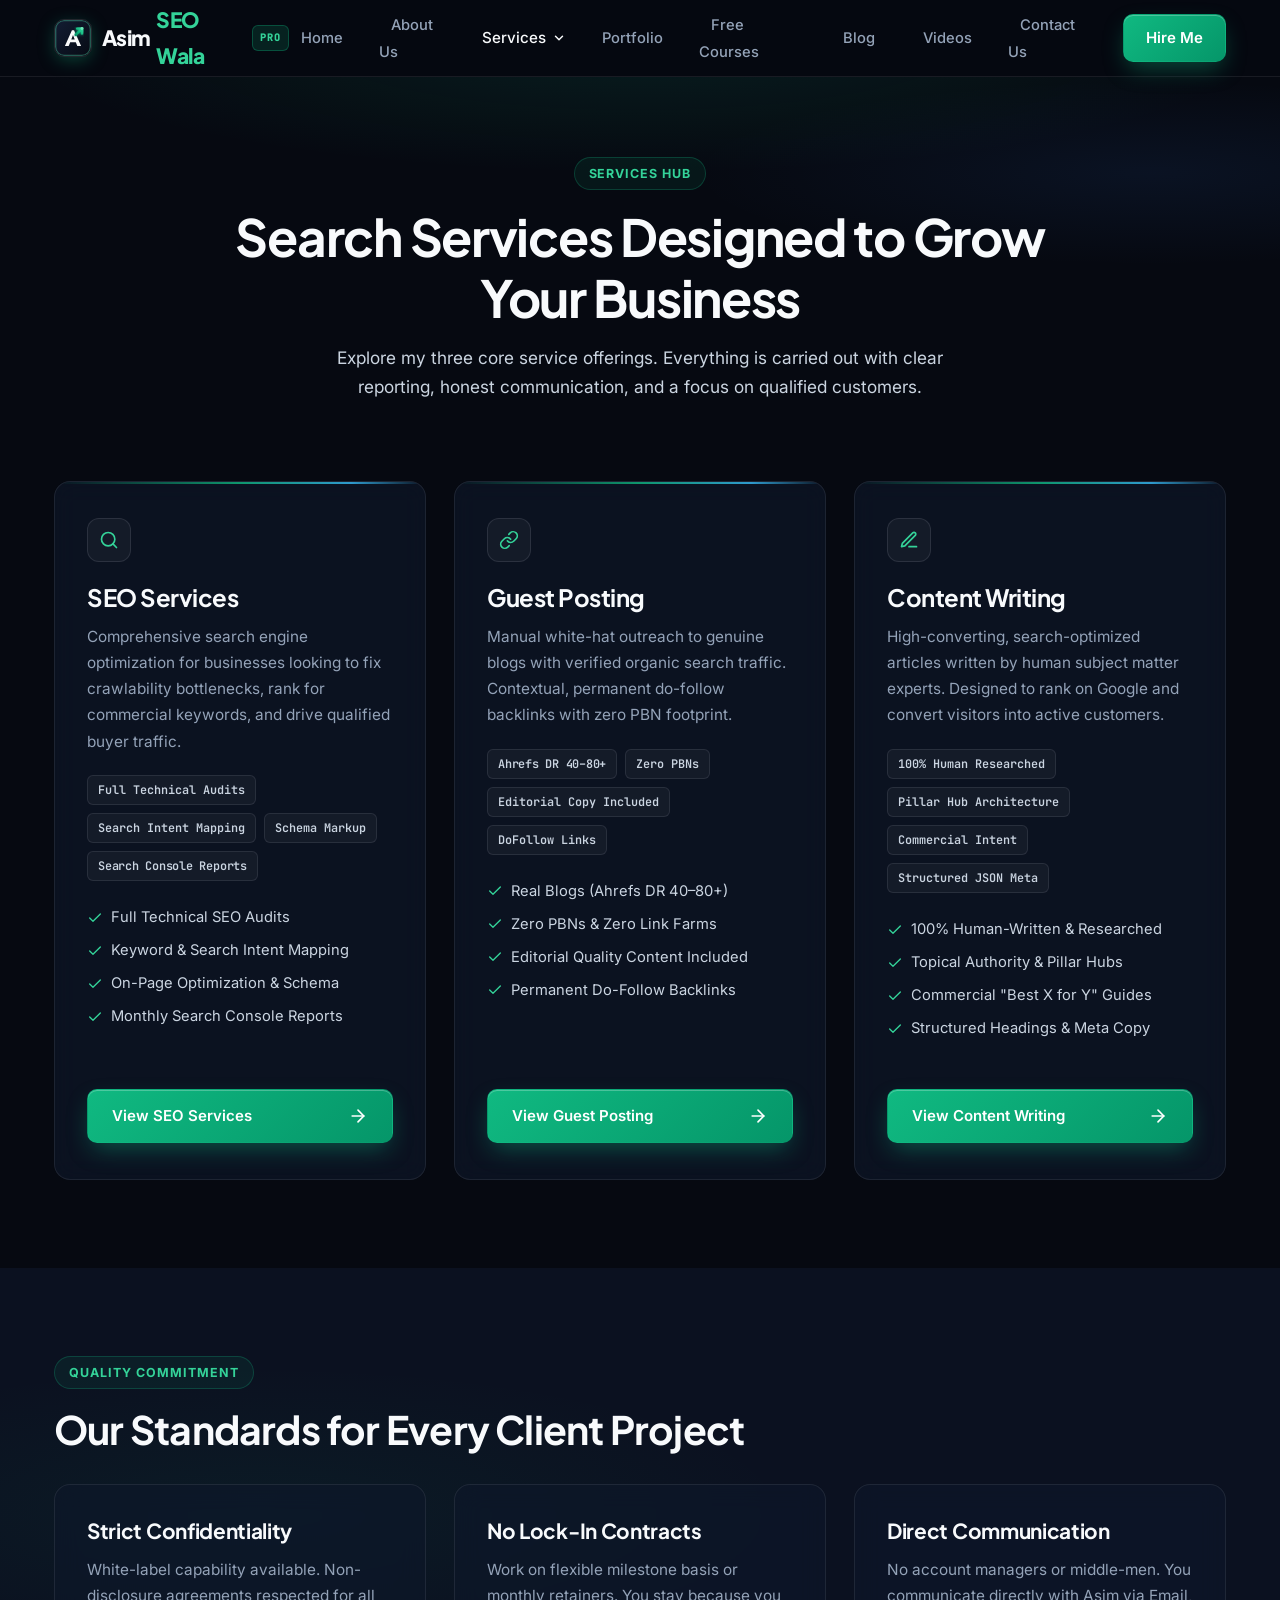
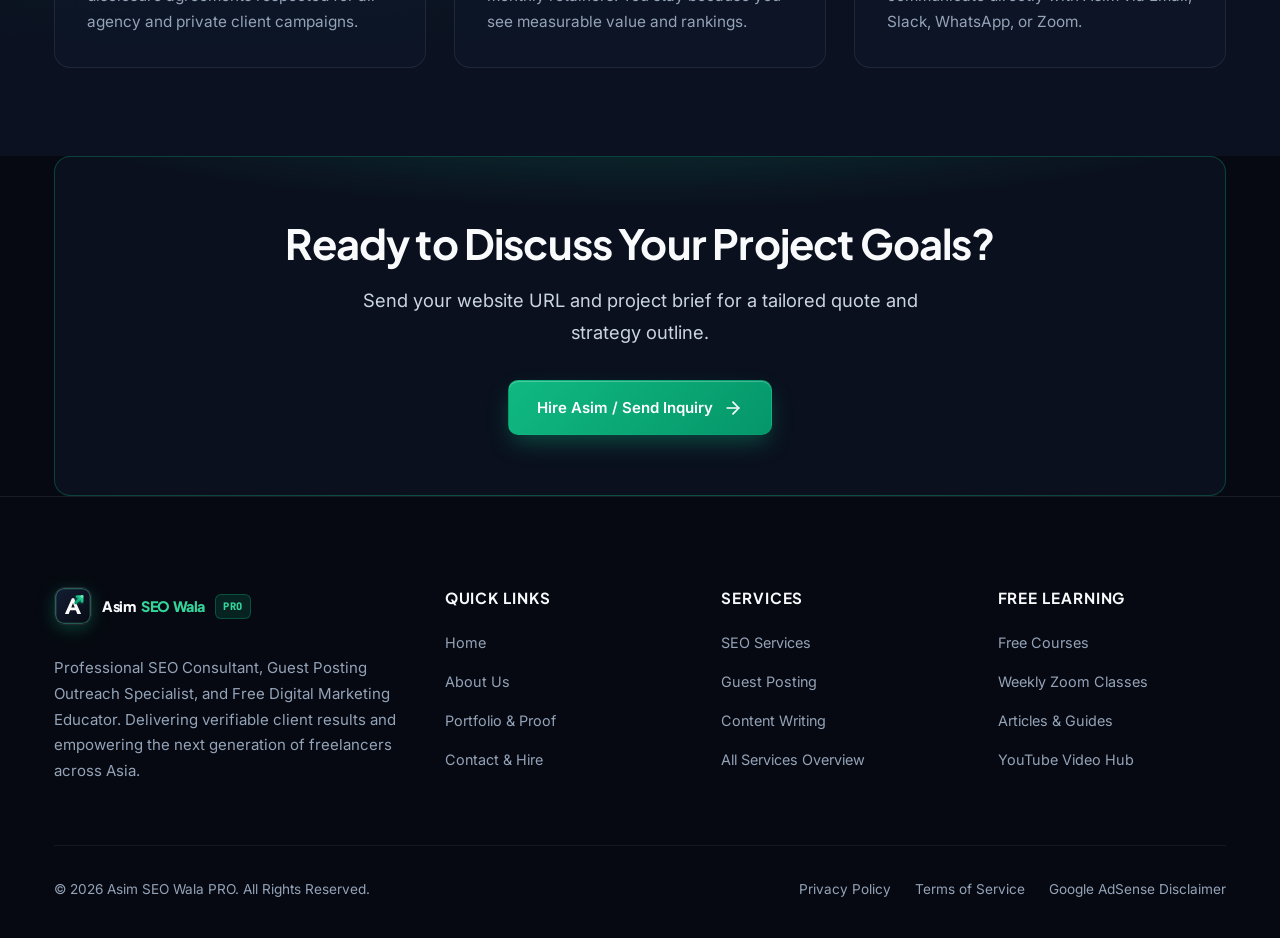
<file: services.html>
<!DOCTYPE html>
<html lang="en">
<head>
  <meta charset="UTF-8">
  <meta name="viewport" content="width=device-width, initial-scale=1.0">
  <title>Professional Services | Asim SEO Wala PRO - SEO, Guest Posting & Content</title>
  <meta name="description" content="Explore professional SEO services, high-authority guest posting, and SEO content writing tailored for international clients and businesses.">
  <link rel="icon" type="image/svg+xml" href="assets/images/favicon.svg">
  <link rel="canonical" href="https://personal-brand-portfolio-three.vercel.app/services.html">

  <meta property="og:type" content="website">
  <meta property="og:site_name" content="Asim SEO Wala PRO">
  <meta property="og:title" content="Professional Services | Asim SEO Wala PRO">
  <meta property="og:description" content="Professional SEO services, high-authority guest posting, and SEO content writing.">
  <meta property="og:url" content="https://personal-brand-portfolio-three.vercel.app/services.html">
  <meta property="og:image" content="https://personal-brand-portfolio-three.vercel.app/assets/images/asim-hero-headshot.jpg">

  <meta name="twitter:card" content="summary_large_image">
  <meta name="twitter:title" content="Professional Services | Asim SEO Wala PRO">
  <meta name="twitter:description" content="Professional SEO services, high-authority guest posting, and SEO content writing.">
  <meta name="twitter:image" content="https://personal-brand-portfolio-three.vercel.app/assets/images/asim-hero-headshot.jpg">

  <link rel="preconnect" href="https://fonts.googleapis.com">
  <link rel="preconnect" href="https://fonts.gstatic.com" crossorigin>
  <link rel="preload" as="style" href="https://fonts.googleapis.com/css2?family=Inter:wght@400;500;600;700&family=JetBrains+Mono:wght@500;600;700;800&family=Plus+Jakarta+Sans:wght@500;600;700;800&display=swap">
  <link rel="stylesheet" href="https://fonts.googleapis.com/css2?family=Inter:wght@400;500;600;700&family=JetBrains+Mono:wght@500;600;700;800&family=Plus+Jakarta+Sans:wght@500;600;700;800&display=swap" media="print" onload="this.media='all'">
  <noscript>
    <link rel="stylesheet" href="https://fonts.googleapis.com/css2?family=Inter:wght@400;500;600;700&family=JetBrains+Mono:wght@500;600;700;800&family=Plus+Jakarta+Sans:wght@500;600;700;800&display=swap">
  </noscript>
  <link rel="stylesheet" href="assets/css/styles.min.css">
</head>
<body>

  <!-- Header -->
  <header class="site-header">
    <div class="container nav-container">
      <a href="index.html" class="site-logo">
        <img src="assets/images/logo.svg" alt="Asim SEO Wala Logo" class="site-logo-icon" width="38" height="38">
        <span class="logo-text-wrap">
          <span class="logo-brand">Asim</span> <span class="logo-tag">SEO Wala</span><span class="logo-badge">PRO</span>
        </span>
      </a>
      <button class="mobile-toggle" aria-label="Toggle navigation">
        <svg class="icon" viewBox="0 0 24 24"><line x1="4" x2="20" y1="12" y2="12"/><line x1="4" x2="20" y1="6" y2="6"/><line x1="4" x2="20" y1="18" y2="18"/></svg>
      </button>
      <ul class="nav-menu">
        <li class="nav-item"><a href="index.html" class="nav-link">Home</a></li>
        <li class="nav-item"><a href="about.html" class="nav-link">About Us</a></li>
        <li class="nav-item has-dropdown">
          <button type="button" class="nav-link dropdown-toggle active" aria-expanded="false">
            <span>Services</span>
            <svg class="icon dropdown-chevron" viewBox="0 0 24 24"><polyline points="6 9 12 15 18 9"/></svg>
          </button>
          <ul class="dropdown-menu">
            <li class="dropdown-item">
              <a href="services-seo.html">
                <span style="display: flex; align-items: center; gap: 8px;">
                  <svg class="icon" viewBox="0 0 24 24" style="color: var(--c-emerald-400); width: 16px; height: 16px;"><circle cx="11" cy="11" r="8"/><path d="m21 21-4.3-4.3"/></svg>
                  SEO Services
                </span>
                <svg class="icon" viewBox="0 0 24 24" style="width: 14px; height: 14px; opacity: 0.5;"><path d="M5 12h14"/><path d="m12 5 7 7-7 7"/></svg>
              </a>
            </li>
            <li class="dropdown-item">
              <a href="services-guest-posting.html">
                <span style="display: flex; align-items: center; gap: 8px;">
                  <svg class="icon" viewBox="0 0 24 24" style="color: var(--c-emerald-400); width: 16px; height: 16px;"><path d="M10 13a5 5 0 0 0 7.54.54l3-3a5 5 0 0 0-7.07-7.07l-1.72 1.71"/><path d="M14 11a5 5 0 0 0-7.54-.54l-3 3a5 5 0 0 0 7.07 7.07l1.71-1.71"/></svg>
                  Guest Posting
                </span>
                <svg class="icon" viewBox="0 0 24 24" style="width: 14px; height: 14px; opacity: 0.5;"><path d="M5 12h14"/><path d="m12 5 7 7-7 7"/></svg>
              </a>
            </li>
            <li class="dropdown-item">
              <a href="services-content-writing.html">
                <span style="display: flex; align-items: center; gap: 8px;">
                  <svg class="icon" viewBox="0 0 24 24" style="color: var(--c-emerald-400); width: 16px; height: 16px;"><path d="M12 20h9"/><path d="M16.5 3.5a2.121 2.121 0 0 1 3 3L7 19l-4 1 1-4L16.5 3.5z"/></svg>
                  Content Writing
                </span>
                <svg class="icon" viewBox="0 0 24 24" style="width: 14px; height: 14px; opacity: 0.5;"><path d="M5 12h14"/><path d="m12 5 7 7-7 7"/></svg>
              </a>
            </li>
            <li class="dropdown-item" style="border-top: 1px solid rgba(255, 255, 255, 0.08); margin-top: 4px; padding-top: 4px;">
              <a href="services.html" style="color: var(--c-emerald-400); font-weight: 600;">
                <span>All Services Overview</span>
                <svg class="icon" viewBox="0 0 24 24" style="width: 14px; height: 14px;"><path d="M5 12h14"/><path d="m12 5 7 7-7 7"/></svg>
              </a>
            </li>
          </ul>
        </li>
        <li class="nav-item"><a href="portfolio.html" class="nav-link">Portfolio</a></li>
        <li class="nav-item"><a href="free-courses.html" class="nav-link">Free Courses</a></li>
        <li class="nav-item"><a href="blog.html" class="nav-link">Blog</a></li>
        <li class="nav-item"><a href="videos.html" class="nav-link">Videos</a></li>
        <li class="nav-item"><a href="contact.html" class="nav-link">Contact Us</a></li>
        <li class="nav-item"><a href="contact.html" class="btn btn-primary" style="padding: 10px 22px;">Hire Me</a></li>
      </ul>
    </div>
  </header>

  <main>
    <!-- Hero -->
    <section class="hero-section" style="padding: 80px 0 40px; text-align: center;">
      <div class="container">
        <span class="pill-badge">SERVICES HUB</span>
        <h1 style="max-width: 840px; margin: 0 auto 16px;">Search Services Designed to Grow Your Business</h1>
        <p class="section-subtext" style="margin: 0 auto 20px;">
          Explore my three core service offerings. Everything is carried out with clear reporting, honest communication, and a focus on qualified customers.
        </p>
      </div>
    </section>

    <!-- Detailed 3 Services Overview -->
    <section style="padding-top: 20px;">
      <div class="container">
        <div class="grid-3">

          <!-- Service 1: SEO -->
          <div class="service-card-premium">
            <div class="icon-box" style="margin-bottom: 20px;">
              <svg class="icon" viewBox="0 0 24 24"><circle cx="11" cy="11" r="8"/><path d="m21 21-4.3-4.3"/></svg>
            </div>
            <h2 style="font-size: 1.5rem; margin-bottom: 12px; color: var(--c-white);">SEO Services</h2>
            <p class="card-text">
              Comprehensive search engine optimization for businesses looking to fix crawlability bottlenecks, rank for commercial keywords, and drive qualified buyer traffic.
            </p>
            <div class="deliverable-tags">
              <span class="deliverable-tag">Full Technical Audits</span>
              <span class="deliverable-tag">Search Intent Mapping</span>
              <span class="deliverable-tag">Schema Markup</span>
              <span class="deliverable-tag mono-metric">Search Console Reports</span>
            </div>
            <ul style="list-style: none; margin-bottom: 24px; font-size: 0.92rem; color: var(--c-slate-300);">
              <li style="margin-bottom: 8px; display: flex; align-items: center; gap: 8px;">
                <svg class="icon" viewBox="0 0 24 24" style="color: var(--c-emerald-400); width: 16px; height: 16px;"><polyline points="20 6 9 17 4 12"/></svg>
                Full Technical SEO Audits
              </li>
              <li style="margin-bottom: 8px; display: flex; align-items: center; gap: 8px;">
                <svg class="icon" viewBox="0 0 24 24" style="color: var(--c-emerald-400); width: 16px; height: 16px;"><polyline points="20 6 9 17 4 12"/></svg>
                Keyword & Search Intent Mapping
              </li>
              <li style="margin-bottom: 8px; display: flex; align-items: center; gap: 8px;">
                <svg class="icon" viewBox="0 0 24 24" style="color: var(--c-emerald-400); width: 16px; height: 16px;"><polyline points="20 6 9 17 4 12"/></svg>
                On-Page Optimization & Schema
              </li>
              <li style="margin-bottom: 8px; display: flex; align-items: center; gap: 8px;">
                <svg class="icon" viewBox="0 0 24 24" style="color: var(--c-emerald-400); width: 16px; height: 16px;"><polyline points="20 6 9 17 4 12"/></svg>
                Monthly Search Console Reports
              </li>
            </ul>
            <div class="card-action">
              <a href="services-seo.html" class="btn btn-primary" style="width: 100%; justify-content: space-between;">
                <span>View SEO Services</span>
                <svg class="icon" viewBox="0 0 24 24"><path d="M5 12h14"/><path d="m12 5 7 7-7 7"/></svg>
              </a>
            </div>
          </div>

          <!-- Service 2: Guest Posting -->
          <div class="service-card-premium">
            <div class="icon-box" style="margin-bottom: 20px;">
              <svg class="icon" viewBox="0 0 24 24"><path d="M10 13a5 5 0 0 0 7.54.54l3-3a5 5 0 0 0-7.07-7.07l-1.72 1.71"/><path d="M14 11a5 5 0 0 0-7.54-.54l-3 3a5 5 0 0 0 7.07 7.07l1.71-1.71"/></svg>
            </div>
            <h2 style="font-size: 1.5rem; margin-bottom: 12px; color: var(--c-white);">Guest Posting</h2>
            <p class="card-text">
              Manual white-hat outreach to genuine blogs with verified organic search traffic. Contextual, permanent do-follow backlinks with zero PBN footprint.
            </p>
            <div class="deliverable-tags">
              <span class="deliverable-tag mono-metric">Ahrefs DR 40–80+</span>
              <span class="deliverable-tag">Zero PBNs</span>
              <span class="deliverable-tag">Editorial Copy Included</span>
              <span class="deliverable-tag">DoFollow Links</span>
            </div>
            <ul style="list-style: none; margin-bottom: 24px; font-size: 0.92rem; color: var(--c-slate-300);">
              <li style="margin-bottom: 8px; display: flex; align-items: center; gap: 8px;">
                <svg class="icon" viewBox="0 0 24 24" style="color: var(--c-emerald-400); width: 16px; height: 16px;"><polyline points="20 6 9 17 4 12"/></svg>
                Real Blogs (Ahrefs DR 40–80+)
              </li>
              <li style="margin-bottom: 8px; display: flex; align-items: center; gap: 8px;">
                <svg class="icon" viewBox="0 0 24 24" style="color: var(--c-emerald-400); width: 16px; height: 16px;"><polyline points="20 6 9 17 4 12"/></svg>
                Zero PBNs & Zero Link Farms
              </li>
              <li style="margin-bottom: 8px; display: flex; align-items: center; gap: 8px;">
                <svg class="icon" viewBox="0 0 24 24" style="color: var(--c-emerald-400); width: 16px; height: 16px;"><polyline points="20 6 9 17 4 12"/></svg>
                Editorial Quality Content Included
              </li>
              <li style="margin-bottom: 8px; display: flex; align-items: center; gap: 8px;">
                <svg class="icon" viewBox="0 0 24 24" style="color: var(--c-emerald-400); width: 16px; height: 16px;"><polyline points="20 6 9 17 4 12"/></svg>
                Permanent Do-Follow Backlinks
              </li>
            </ul>
            <div class="card-action">
              <a href="services-guest-posting.html" class="btn btn-primary" style="width: 100%; justify-content: space-between;">
                <span>View Guest Posting</span>
                <svg class="icon" viewBox="0 0 24 24"><path d="M5 12h14"/><path d="m12 5 7 7-7 7"/></svg>
              </a>
            </div>
          </div>

          <!-- Service 3: Content Writing -->
          <div class="service-card-premium">
            <div class="icon-box" style="margin-bottom: 20px;">
              <svg class="icon" viewBox="0 0 24 24"><path d="M12 20h9"/><path d="M16.5 3.5a2.121 2.121 0 0 1 3 3L7 19l-4 1 1-4L16.5 3.5z"/></svg>
            </div>
            <h2 style="font-size: 1.5rem; margin-bottom: 12px; color: var(--c-white);">Content Writing</h2>
            <p class="card-text">
              High-converting, search-optimized articles written by human subject matter experts. Designed to rank on Google and convert visitors into active customers.
            </p>
            <div class="deliverable-tags">
              <span class="deliverable-tag">100% Human Researched</span>
              <span class="deliverable-tag">Pillar Hub Architecture</span>
              <span class="deliverable-tag">Commercial Intent</span>
              <span class="deliverable-tag">Structured JSON Meta</span>
            </div>
            <ul style="list-style: none; margin-bottom: 24px; font-size: 0.92rem; color: var(--c-slate-300);">
              <li style="margin-bottom: 8px; display: flex; align-items: center; gap: 8px;">
                <svg class="icon" viewBox="0 0 24 24" style="color: var(--c-emerald-400); width: 16px; height: 16px;"><polyline points="20 6 9 17 4 12"/></svg>
                100% Human-Written & Researched
              </li>
              <li style="margin-bottom: 8px; display: flex; align-items: center; gap: 8px;">
                <svg class="icon" viewBox="0 0 24 24" style="color: var(--c-emerald-400); width: 16px; height: 16px;"><polyline points="20 6 9 17 4 12"/></svg>
                Topical Authority & Pillar Hubs
              </li>
              <li style="margin-bottom: 8px; display: flex; align-items: center; gap: 8px;">
                <svg class="icon" viewBox="0 0 24 24" style="color: var(--c-emerald-400); width: 16px; height: 16px;"><polyline points="20 6 9 17 4 12"/></svg>
                Commercial "Best X for Y" Guides
              </li>
              <li style="margin-bottom: 8px; display: flex; align-items: center; gap: 8px;">
                <svg class="icon" viewBox="0 0 24 24" style="color: var(--c-emerald-400); width: 16px; height: 16px;"><polyline points="20 6 9 17 4 12"/></svg>
                Structured Headings & Meta Copy
              </li>
            </ul>
            <div class="card-action">
              <a href="services-content-writing.html" class="btn btn-primary" style="width: 100%; justify-content: space-between;">
                <span>View Content Writing</span>
                <svg class="icon" viewBox="0 0 24 24"><path d="M5 12h14"/><path d="m12 5 7 7-7 7"/></svg>
              </a>
            </div>
          </div>

        </div>
      </div>
    </section>

    <!-- Why Work With Me -->
    <section class="bg-alt">
      <div class="container">
        <span class="pill-badge">QUALITY COMMITMENT</span>
        <h2>Our Standards for Every Client Project</h2>
        <div class="grid-3" style="margin-top: 30px;">
          <div class="card">
            <h3 class="card-title">Strict Confidentiality</h3>
            <p class="card-text">White-label capability available. Non-disclosure agreements respected for all agency and private client campaigns.</p>
          </div>
          <div class="card">
            <h3 class="card-title">No Lock-In Contracts</h3>
            <p class="card-text">Work on flexible milestone basis or monthly retainers. You stay because you see measurable value and rankings.</p>
          </div>
          <div class="card">
            <h3 class="card-title">Direct Communication</h3>
            <p class="card-text">No account managers or middle-men. You communicate directly with Asim via Email, Slack, WhatsApp, or Zoom.</p>
          </div>
        </div>
      </div>
    </section>

    <!-- CTA -->
    <section class="container">
      <div class="card" style="background: radial-gradient(ellipse 80% 50% at 50% -20%, rgba(16, 185, 129, 0.25) 0%, transparent 70%), rgba(11, 17, 32, 0.95); border-color: rgba(16, 185, 129, 0.3); text-align: center; padding: 60px 32px;">
        <h2 style="font-size: clamp(2rem, 3.8vw, 2.6rem); margin-bottom: 16px;">Ready to Discuss Your Project Goals?</h2>
        <p style="color: var(--c-slate-300); font-size: 1.15rem; max-width: 600px; margin: 0 auto 32px;">Send your website URL and project brief for a tailored quote and strategy outline.</p>
        <div style="display: flex; gap: 16px; justify-content: center; flex-wrap: wrap;">
          <a href="contact.html" class="btn btn-primary" style="padding: 14px 28px;">
            <span>Hire Asim / Send Inquiry</span>
            <svg class="icon" viewBox="0 0 24 24"><path d="M5 12h14"/><path d="m12 5 7 7-7 7"/></svg>
          </a>
        </div>
      </div>
    </section>
  </main>

  <!-- Footer -->
    <footer class="site-footer">
    <div class="container">
      <div class="footer-grid">
        <div class="footer-col">
          <a href="index.html" class="site-logo" style="margin-bottom: 16px;">
            <img src="assets/images/logo.svg" alt="Asim SEO Wala Logo" class="site-logo-icon" width="38" height="38">
            <span class="logo-text-wrap">
              <span class="logo-brand">Asim</span> <span class="logo-tag">SEO Wala</span><span class="logo-badge">PRO</span>
            </span>
          </a>
          <p style="font-size: 0.94rem; line-height: 1.7; margin-top: 14px; color: var(--c-slate-400);">
            Professional SEO Consultant, Guest Posting Outreach Specialist, and Free Digital Marketing Educator. Delivering verifiable client results and empowering the next generation of freelancers across Asia.
          </p>
        </div>

        <div class="footer-col">
          <h4>Quick Links</h4>
          <ul>
            <li><a href="index.html">Home</a></li>
            <li><a href="about.html">About Us</a></li>
            <li><a href="portfolio.html">Portfolio & Proof</a></li>
            <li><a href="contact.html">Contact & Hire</a></li>
          </ul>
        </div>

        <div class="footer-col">
          <h4>Services</h4>
          <ul>
            <li><a href="services-seo.html">SEO Services</a></li>
            <li><a href="services-guest-posting.html">Guest Posting</a></li>
            <li><a href="services-content-writing.html">Content Writing</a></li>
            <li><a href="services.html">All Services Overview</a></li>
          </ul>
        </div>

        <div class="footer-col">
          <h4>Free Learning</h4>
          <ul>
            <li><a href="free-courses.html">Free Courses</a></li>
            <li><a href="free-courses.html#zoom">Weekly Zoom Classes</a></li>
            <li><a href="blog.html">Articles & Guides</a></li>
            <li><a href="videos.html">YouTube Video Hub</a></li>
          </ul>
        </div>
      </div>

      <div class="footer-bottom">
        <div>
          © <span id="current-year">2026</span> Asim SEO Wala PRO. All Rights Reserved.
        </div>
        <div>
          <a href="contact.html#privacy" style="margin-right: 20px;">Privacy Policy</a>
          <a href="contact.html#terms" style="margin-right: 20px;">Terms of Service</a>
          <a href="contact.html#disclaimer">Google AdSense Disclaimer</a>
        </div>
      </div>
    </div>
  </footer>

  <script src="assets/js/main.min.js" defer></script>
</body>
</html>
</file>
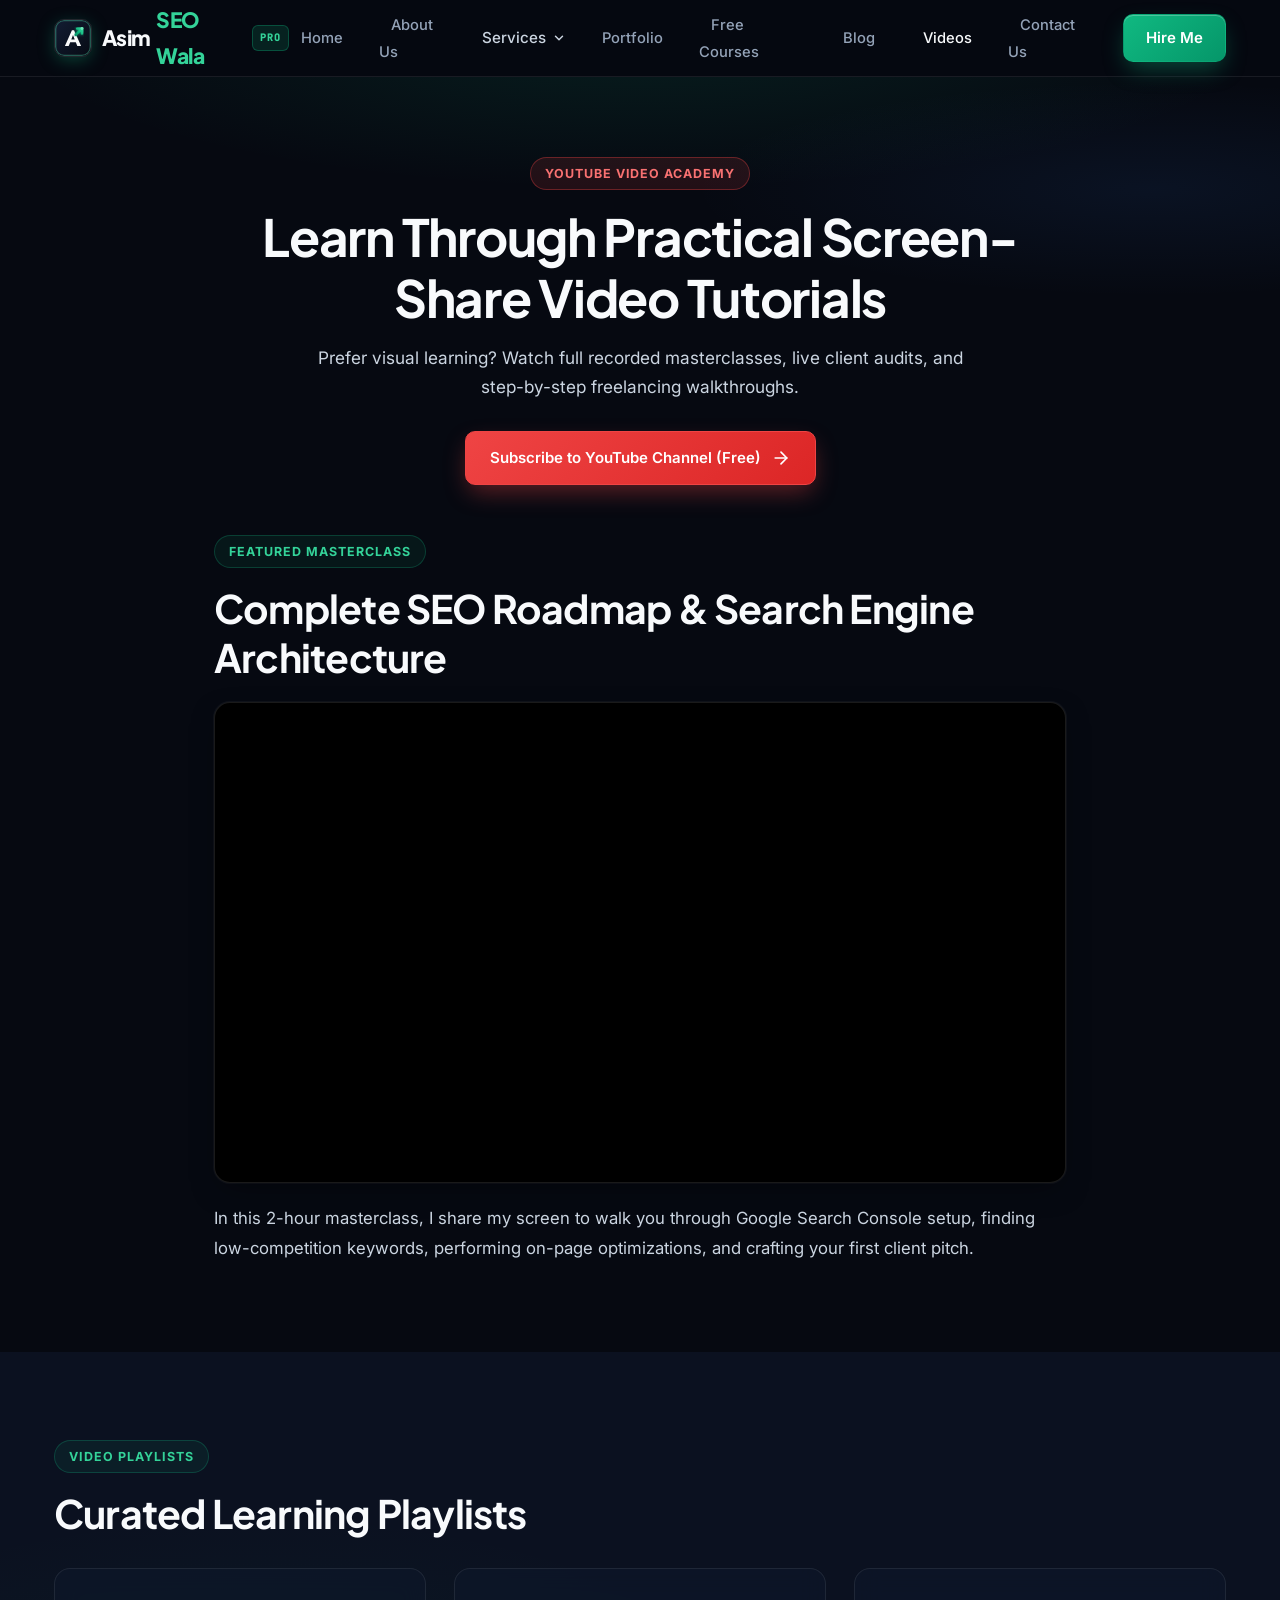
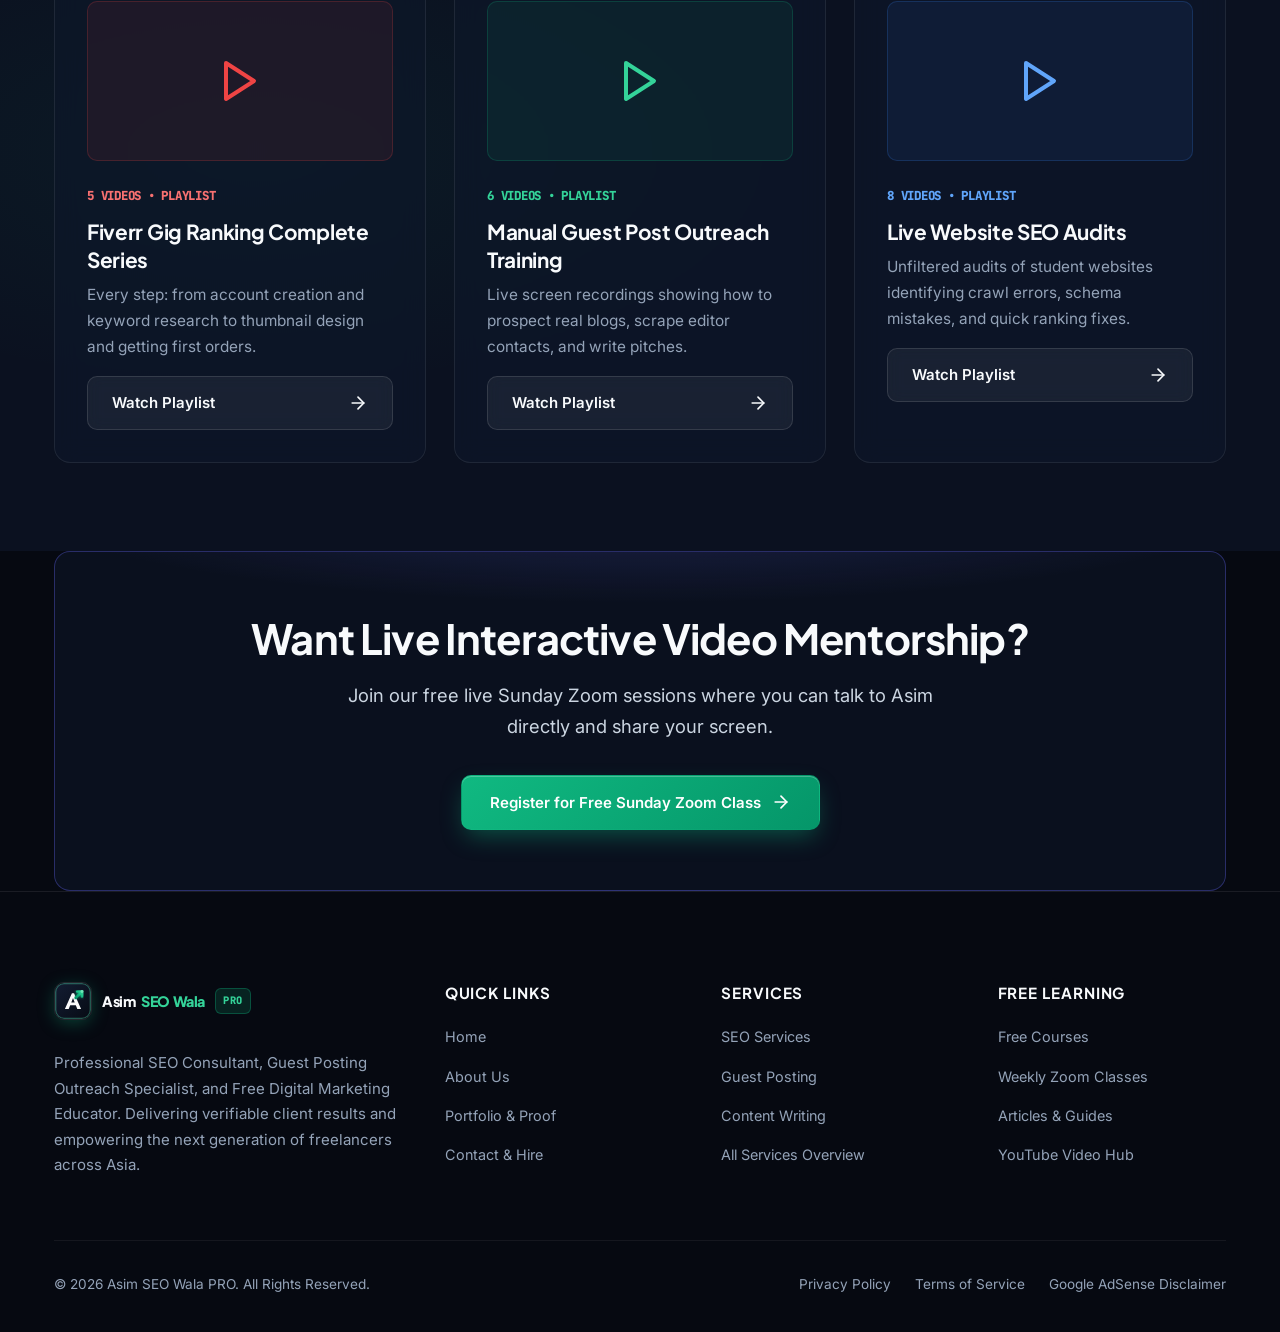
<file: videos.html>
<!DOCTYPE html>
<html lang="en">
<head>
  <meta charset="UTF-8">
  <meta name="viewport" content="width=device-width, initial-scale=1.0">
  <title>Videos & YouTube Tutorials | Asim SEO Wala PRO - Free SEO Video Academy</title>
  <meta name="description" content="Watch free, practical video tutorials on SEO, guest posting outreach, and Fiverr gig ranking on Asim SEO Wala's official YouTube channel.">
  <link rel="icon" type="image/svg+xml" href="assets/images/favicon.svg">
  <link rel="canonical" href="https://personal-brand-portfolio-three.vercel.app/videos.html">

  <meta property="og:type" content="website">
  <meta property="og:site_name" content="Asim SEO Wala PRO">
  <meta property="og:title" content="Videos & YouTube Tutorials | Asim SEO Wala PRO">
  <meta property="og:description" content="Watch free, practical video tutorials on SEO, guest posting outreach, and Fiverr gig ranking.">
  <meta property="og:url" content="https://personal-brand-portfolio-three.vercel.app/videos.html">
  <meta property="og:image" content="https://personal-brand-portfolio-three.vercel.app/assets/images/asim-hero-headshot.jpg">

  <meta name="twitter:card" content="summary_large_image">
  <meta name="twitter:title" content="Videos & YouTube Tutorials | Asim SEO Wala PRO">
  <meta name="twitter:description" content="Watch free, practical video tutorials on SEO, guest posting outreach, and Fiverr gig ranking.">
  <meta name="twitter:image" content="https://personal-brand-portfolio-three.vercel.app/assets/images/asim-hero-headshot.jpg">

  <link rel="preconnect" href="https://fonts.googleapis.com">
  <link rel="preconnect" href="https://fonts.gstatic.com" crossorigin>
  <link rel="preload" as="style" href="https://fonts.googleapis.com/css2?family=Inter:wght@400;500;600;700&family=JetBrains+Mono:wght@500;600;700;800&family=Plus+Jakarta+Sans:wght@500;600;700;800&display=swap">
  <link rel="stylesheet" href="https://fonts.googleapis.com/css2?family=Inter:wght@400;500;600;700&family=JetBrains+Mono:wght@500;600;700;800&family=Plus+Jakarta+Sans:wght@500;600;700;800&display=swap" media="print" onload="this.media='all'">
  <noscript>
    <link rel="stylesheet" href="https://fonts.googleapis.com/css2?family=Inter:wght@400;500;600;700&family=JetBrains+Mono:wght@500;600;700;800&family=Plus+Jakarta+Sans:wght@500;600;700;800&display=swap">
  </noscript>
  <link rel="stylesheet" href="assets/css/styles.min.css">
</head>
<body>

  <!-- Header -->
  <header class="site-header">
    <div class="container nav-container">
      <a href="index.html" class="site-logo">
        <img src="assets/images/logo.svg" alt="Asim SEO Wala Logo" class="site-logo-icon" width="38" height="38">
        <span class="logo-text-wrap">
          <span class="logo-brand">Asim</span> <span class="logo-tag">SEO Wala</span><span class="logo-badge">PRO</span>
        </span>
      </a>
      <button class="mobile-toggle" aria-label="Toggle navigation">
        <svg class="icon" viewBox="0 0 24 24"><line x1="4" x2="20" y1="12" y2="12"/><line x1="4" x2="20" y1="6" y2="6"/><line x1="4" x2="20" y1="18" y2="18"/></svg>
      </button>
      <ul class="nav-menu">
        <li class="nav-item"><a href="index.html" class="nav-link">Home</a></li>
        <li class="nav-item"><a href="about.html" class="nav-link">About Us</a></li>
        <li class="nav-item has-dropdown">
          <button type="button" class="nav-link dropdown-toggle" aria-expanded="false">
            <span>Services</span>
            <svg class="icon dropdown-chevron" viewBox="0 0 24 24"><polyline points="6 9 12 15 18 9"/></svg>
          </button>
          <ul class="dropdown-menu">
            <li class="dropdown-item">
              <a href="services-seo.html">
                <span style="display: flex; align-items: center; gap: 8px;">
                  <svg class="icon" viewBox="0 0 24 24" style="color: var(--c-emerald-400); width: 16px; height: 16px;"><circle cx="11" cy="11" r="8"/><path d="m21 21-4.3-4.3"/></svg>
                  SEO Services
                </span>
                <svg class="icon" viewBox="0 0 24 24" style="width: 14px; height: 14px; opacity: 0.5;"><path d="M5 12h14"/><path d="m12 5 7 7-7 7"/></svg>
              </a>
            </li>
            <li class="dropdown-item">
              <a href="services-guest-posting.html">
                <span style="display: flex; align-items: center; gap: 8px;">
                  <svg class="icon" viewBox="0 0 24 24" style="color: var(--c-emerald-400); width: 16px; height: 16px;"><path d="M10 13a5 5 0 0 0 7.54.54l3-3a5 5 0 0 0-7.07-7.07l-1.72 1.71"/><path d="M14 11a5 5 0 0 0-7.54-.54l-3 3a5 5 0 0 0 7.07 7.07l1.71-1.71"/></svg>
                  Guest Posting
                </span>
                <svg class="icon" viewBox="0 0 24 24" style="width: 14px; height: 14px; opacity: 0.5;"><path d="M5 12h14"/><path d="m12 5 7 7-7 7"/></svg>
              </a>
            </li>
            <li class="dropdown-item">
              <a href="services-content-writing.html">
                <span style="display: flex; align-items: center; gap: 8px;">
                  <svg class="icon" viewBox="0 0 24 24" style="color: var(--c-emerald-400); width: 16px; height: 16px;"><path d="M12 20h9"/><path d="M16.5 3.5a2.121 2.121 0 0 1 3 3L7 19l-4 1 1-4L16.5 3.5z"/></svg>
                  Content Writing
                </span>
                <svg class="icon" viewBox="0 0 24 24" style="width: 14px; height: 14px; opacity: 0.5;"><path d="M5 12h14"/><path d="m12 5 7 7-7 7"/></svg>
              </a>
            </li>
            <li class="dropdown-item" style="border-top: 1px solid rgba(255, 255, 255, 0.08); margin-top: 4px; padding-top: 4px;">
              <a href="services.html" style="color: var(--c-emerald-400); font-weight: 600;">
                <span>All Services Overview</span>
                <svg class="icon" viewBox="0 0 24 24" style="width: 14px; height: 14px;"><path d="M5 12h14"/><path d="m12 5 7 7-7 7"/></svg>
              </a>
            </li>
          </ul>
        </li>
        <li class="nav-item"><a href="portfolio.html" class="nav-link">Portfolio</a></li>
        <li class="nav-item"><a href="free-courses.html" class="nav-link">Free Courses</a></li>
        <li class="nav-item"><a href="blog.html" class="nav-link">Blog</a></li>
        <li class="nav-item"><a href="videos.html" class="nav-link active">Videos</a></li>
        <li class="nav-item"><a href="contact.html" class="nav-link">Contact Us</a></li>
        <li class="nav-item"><a href="contact.html" class="btn btn-primary" style="padding: 10px 22px;">Hire Me</a></li>
      </ul>
    </div>
  </header>

  <main>
    <!-- Hero -->
    <section class="hero-section" style="padding: 80px 0 40px; text-align: center;">
      <div class="container">
        <span class="pill-badge" style="background: rgba(239, 68, 68, 0.12); color: #f87171; border-color: rgba(239, 68, 68, 0.35);">YOUTUBE VIDEO ACADEMY</span>
        <h1 style="max-width: 820px; margin: 0 auto 16px;">Learn Through Practical Screen-Share Video Tutorials</h1>
        <p class="section-subtext" style="margin: 0 auto 30px;">
          Prefer visual learning? Watch full recorded masterclasses, live client audits, and step-by-step freelancing walkthroughs.
        </p>
        <a href="https://youtube.com" target="_blank" rel="noopener" class="btn btn-primary" style="background: linear-gradient(135deg, #ef4444 0%, #dc2626 100%); border-color: #ef4444; box-shadow: 0 10px 25px -4px rgba(239, 68, 68, 0.4);">
          <span>Subscribe to YouTube Channel (Free)</span>
          <svg class="icon" viewBox="0 0 24 24"><path d="M5 12h14"/><path d="m12 5 7 7-7 7"/></svg>
        </a>
      </div>
    </section>

    <!-- Featured Masterclass -->
    <section style="padding-top: 10px;">
      <div class="container" style="max-width: 900px;">
        <span class="pill-badge">FEATURED MASTERCLASS</span>
        <h2 style="margin-bottom: 20px;">Complete SEO Roadmap & Search Engine Architecture</h2>
        <div style="background: #000; border-radius: var(--radius-md); overflow: hidden; position: relative; padding-top: 56.25%; border: 1px solid rgba(255,255,255,0.1); box-shadow: var(--shadow-card);">
          <iframe style="position: absolute; top:0; left:0; width:100%; height:100%; border:0;" src="https://www.youtube-nocookie.com/embed/El3IZFGERbM" title="Featured Video Masterclass: How Google Search Works" loading="lazy" allow="accelerometer; autoplay; clipboard-write; encrypted-media; gyroscope; picture-in-picture" allowfullscreen></iframe>
        </div>
        <p style="color: var(--c-slate-300); margin-top: 20px; font-size: 1.05rem; line-height: 1.8;">
          In this 2-hour masterclass, I share my screen to walk you through Google Search Console setup, finding low-competition keywords, performing on-page optimizations, and crafting your first client pitch.
        </p>
      </div>
    </section>

    <!-- Video Playlists Grid -->
    <section class="bg-alt">
      <div class="container">
        <span class="pill-badge">VIDEO PLAYLISTS</span>
        <h2>Curated Learning Playlists</h2>

        <div class="grid-3" style="margin-top: 30px;">
          <!-- Playlist 1 -->
          <div class="card">
            <div style="height: 160px; background: rgba(239, 68, 68, 0.08); border: 1px solid rgba(239, 68, 68, 0.2); border-radius: var(--radius-sm); display: flex; align-items: center; justify-content: center; margin-bottom: 20px;">
              <svg class="icon" viewBox="0 0 24 24" style="width: 48px; height: 48px; color: #ef4444;"><polygon points="5 3 19 12 5 21 5 3"/></svg>
            </div>
            <span class="mono-metric" style="font-size: 0.78rem; font-weight: 800; color: #f87171;">5 VIDEOS • PLAYLIST</span>
            <h3 class="card-title" style="margin: 10px 0 8px;">Fiverr Gig Ranking Complete Series</h3>
            <p class="card-text">Every step: from account creation and keyword research to thumbnail design and getting first orders.</p>
            <div class="card-action">
              <a href="https://youtube.com" target="_blank" rel="noopener" class="btn btn-secondary" style="width: 100%; justify-content: space-between;">
                <span>Watch Playlist</span>
                <svg class="icon" viewBox="0 0 24 24"><path d="M5 12h14"/><path d="m12 5 7 7-7 7"/></svg>
              </a>
            </div>
          </div>

          <!-- Playlist 2 -->
          <div class="card">
            <div style="height: 160px; background: rgba(16, 185, 129, 0.08); border: 1px solid rgba(16, 185, 129, 0.2); border-radius: var(--radius-sm); display: flex; align-items: center; justify-content: center; margin-bottom: 20px;">
              <svg class="icon" viewBox="0 0 24 24" style="width: 48px; height: 48px; color: var(--c-emerald-400);"><polygon points="5 3 19 12 5 21 5 3"/></svg>
            </div>
            <span class="mono-metric" style="font-size: 0.78rem; font-weight: 800; color: var(--c-emerald-400);">6 VIDEOS • PLAYLIST</span>
            <h3 class="card-title" style="margin: 10px 0 8px;">Manual Guest Post Outreach Training</h3>
            <p class="card-text">Live screen recordings showing how to prospect real blogs, scrape editor contacts, and write pitches.</p>
            <div class="card-action">
              <a href="https://youtube.com" target="_blank" rel="noopener" class="btn btn-secondary" style="width: 100%; justify-content: space-between;">
                <span>Watch Playlist</span>
                <svg class="icon" viewBox="0 0 24 24"><path d="M5 12h14"/><path d="m12 5 7 7-7 7"/></svg>
              </a>
            </div>
          </div>

          <!-- Playlist 3 -->
          <div class="card">
            <div style="height: 160px; background: rgba(59, 130, 246, 0.08); border: 1px solid rgba(59, 130, 246, 0.2); border-radius: var(--radius-sm); display: flex; align-items: center; justify-content: center; margin-bottom: 20px;">
              <svg class="icon" viewBox="0 0 24 24" style="width: 48px; height: 48px; color: #60a5fa;"><polygon points="5 3 19 12 5 21 5 3"/></svg>
            </div>
            <span class="mono-metric" style="font-size: 0.78rem; font-weight: 800; color: #60a5fa;">8 VIDEOS • PLAYLIST</span>
            <h3 class="card-title" style="margin: 10px 0 8px;">Live Website SEO Audits</h3>
            <p class="card-text">Unfiltered audits of student websites identifying crawl errors, schema mistakes, and quick ranking fixes.</p>
            <div class="card-action">
              <a href="https://youtube.com" target="_blank" rel="noopener" class="btn btn-secondary" style="width: 100%; justify-content: space-between;">
                <span>Watch Playlist</span>
                <svg class="icon" viewBox="0 0 24 24"><path d="M5 12h14"/><path d="m12 5 7 7-7 7"/></svg>
              </a>
            </div>
          </div>
        </div>
      </div>
    </section>

    <!-- Weekly Zoom Reminder -->
    <section class="container">
      <div class="card" style="background: radial-gradient(ellipse 80% 50% at 50% -20%, rgba(99, 102, 241, 0.25) 0%, transparent 70%), rgba(11, 17, 32, 0.95); border-color: rgba(99, 102, 241, 0.35); text-align: center; padding: 60px 32px;">
        <h2 style="font-size: clamp(2rem, 3.8vw, 2.6rem); margin-bottom: 16px;">Want Live Interactive Video Mentorship?</h2>
        <p style="color: var(--c-slate-300); font-size: 1.15rem; max-width: 620px; margin: 0 auto 32px;">Join our free live Sunday Zoom sessions where you can talk to Asim directly and share your screen.</p>
        <div style="display: flex; gap: 16px; justify-content: center; flex-wrap: wrap;">
          <a href="free-courses.html#zoom" class="btn btn-primary" style="padding: 14px 28px;">
            <span>Register for Free Sunday Zoom Class</span>
            <svg class="icon" viewBox="0 0 24 24"><path d="M5 12h14"/><path d="m12 5 7 7-7 7"/></svg>
          </a>
        </div>
      </div>
    </section>
  </main>

  <!-- Footer -->
    <footer class="site-footer">
    <div class="container">
      <div class="footer-grid">
        <div class="footer-col">
          <a href="index.html" class="site-logo" style="margin-bottom: 16px;">
            <img src="assets/images/logo.svg" alt="Asim SEO Wala Logo" class="site-logo-icon" width="38" height="38">
            <span class="logo-text-wrap">
              <span class="logo-brand">Asim</span> <span class="logo-tag">SEO Wala</span><span class="logo-badge">PRO</span>
            </span>
          </a>
          <p style="font-size: 0.94rem; line-height: 1.7; margin-top: 14px; color: var(--c-slate-400);">
            Professional SEO Consultant, Guest Posting Outreach Specialist, and Free Digital Marketing Educator. Delivering verifiable client results and empowering the next generation of freelancers across Asia.
          </p>
        </div>

        <div class="footer-col">
          <h4>Quick Links</h4>
          <ul>
            <li><a href="index.html">Home</a></li>
            <li><a href="about.html">About Us</a></li>
            <li><a href="portfolio.html">Portfolio & Proof</a></li>
            <li><a href="contact.html">Contact & Hire</a></li>
          </ul>
        </div>

        <div class="footer-col">
          <h4>Services</h4>
          <ul>
            <li><a href="services-seo.html">SEO Services</a></li>
            <li><a href="services-guest-posting.html">Guest Posting</a></li>
            <li><a href="services-content-writing.html">Content Writing</a></li>
            <li><a href="services.html">All Services Overview</a></li>
          </ul>
        </div>

        <div class="footer-col">
          <h4>Free Learning</h4>
          <ul>
            <li><a href="free-courses.html">Free Courses</a></li>
            <li><a href="free-courses.html#zoom">Weekly Zoom Classes</a></li>
            <li><a href="blog.html">Articles & Guides</a></li>
            <li><a href="videos.html">YouTube Video Hub</a></li>
          </ul>
        </div>
      </div>

      <div class="footer-bottom">
        <div>
          © <span id="current-year">2026</span> Asim SEO Wala PRO. All Rights Reserved.
        </div>
        <div>
          <a href="contact.html#privacy" style="margin-right: 20px;">Privacy Policy</a>
          <a href="contact.html#terms" style="margin-right: 20px;">Terms of Service</a>
          <a href="contact.html#disclaimer">Google AdSense Disclaimer</a>
        </div>
      </div>
    </div>
  </footer>

  <script src="assets/js/main.min.js" defer></script>
</body>
</html>
</file>
<file: assets/css/styles.min.css>
@import url('https://fonts.googleapis.com/css2?family=Inter:wght@400;500;600;700&family=JetBrains+Mono:wght@500;600;700;800&family=Plus+Jakarta+Sans:wght@500;600;700;800&display=swap');:root{--c-obsidian-950:#060911;--c-obsidian-900:#0B1120;--c-slate-900:#0f172a;--c-slate-800:#1e293b;--c-slate-700:#334155;--c-slate-600:#475569;--c-slate-400:#94a3b8;--c-slate-300:#cbd5e1;--c-slate-100:#f1f5f9;--c-white:#f8fafc;--c-emerald-500:#10b981;--c-emerald-400:#34d399;--c-emerald-600:#059669;--c-cyan-400:#38bdf8;--c-blue-500:#3b82f6;--c-blue-600:#2563eb;--c-indigo-500:#6366f1;--glass-card-bg:rgba(15,23,42,0.65);--glass-card-hover:rgba(15,23,42,0.85);--glass-card-border:rgba(255,255,255,0.08);--glass-card-border-hover:rgba(16,185,129,0.4);--glass-nav-bg:rgba(6,9,17,0.85);--glass-icon-bg:rgba(255,255,255,0.04);--glass-icon-border:rgba(255,255,255,0.1);--grad-emerald:linear-gradient(135deg,#10b981 0%,#059669 100%);--grad-emerald-text:linear-gradient(135deg,#34d399 0%,#10b981 40%,#38bdf8 100%);--grad-border-top:linear-gradient(90deg,transparent,#10b981 50%,#38bdf8 80%,transparent);--shadow-subtle:0 1px 2px rgba(0,0,0,0.4);--shadow-card:0 10px 30px -10px rgba(0,0,0,0.5),0 0 1px 1px rgba(255,255,255,0.05);--shadow-card-hover:0 25px 50px -12px rgba(0,0,0,0.7),0 0 25px -5px rgba(16,185,129,0.2);--shadow-glow-emerald:0 0 50px -10px rgba(16,185,129,0.35);--shadow-glow-purple:0 0 50px -10px rgba(99,102,241,0.25);--shadow-btn:0 10px 25px -5px rgba(16,185,129,0.4),inset 0 1px 0 rgba(255,255,255,0.25);--radius-xs:6px;--radius-sm:10px;--radius-md:16px;--radius-lg:24px;--radius-full:9999px;--max-w:1220px}*{box-sizing:border-box;margin:0;padding:0}html{scroll-behavior:smooth;background-color:var(--c-obsidian-950)}body{font-family:'Inter',-apple-system,BlinkMacSystemFont,"Segoe UI",Roboto,sans-serif;color:var(--c-slate-400);background-color:var(--c-obsidian-950);line-height:1.7;font-size:16px;-webkit-font-smoothing:antialiased;-moz-osx-font-smoothing:grayscale;overflow-x:hidden}a{color:inherit;text-decoration:none;transition:all 0.25s cubic-bezier(0.16,1,0.3,1)}picture{display:contents}img{max-width:100%;height:auto;display:block}.container{width:100%;max-width:var(--max-w);margin:0 auto;padding:0 24px}.editorial-img-wrap{position:relative;overflow:hidden;border-radius:var(--radius-sm);background:var(--c-obsidian-900)}.editorial-img-wrap::after{content:'';position:absolute;inset:0;pointer-events:none;box-shadow:inset 0 0 40px rgba(6,9,17,0.85);background:linear-gradient(to top,#0B1120 5%,transparent 45%);border-radius:inherit;z-index:2}.editorial-img-wrap img,.hero-portrait-frame img,.bento-card img,.live-studio-frame img,.crop-dell-desk{filter:contrast(1.06) saturate(0.95);transition:transform 0.5s cubic-bezier(0.16,1,0.3,1),filter 0.3s ease;display:block}h1,h2,h3,h4,h5{font-family:'Plus Jakarta Sans',-apple-system,BlinkMacSystemFont,"Segoe UI",Roboto,sans-serif;color:var(--c-white);font-weight:700;line-height:1.22;letter-spacing:-0.02em}h1{font-size:clamp(2.2rem,4vw,3.4rem);letter-spacing:-0.025em;line-height:1.18;margin-bottom:20px}h2{font-size:clamp(1.75rem,3.2vw,2.45rem);letter-spacing:-0.02em;line-height:1.25;margin-bottom:16px}h3{font-size:clamp(1.22rem,2vw,1.48rem);letter-spacing:-0.015em;line-height:1.35;margin-bottom:10px}h4{font-size:1.08rem;letter-spacing:-0.01em;line-height:1.4;margin-bottom:8px}.gradient-title{background:var(--grad-emerald-text);-webkit-background-clip:text;-webkit-text-fill-color:transparent;display:inline}.mono-metric{font-family:'JetBrains Mono',monospace;font-variant-numeric:tabular-nums;letter-spacing:-0.02em}.pill-badge{display:inline-flex;align-items:center;gap:8px;font-size:0.78rem;font-weight:700;text-transform:uppercase;letter-spacing:0.08em;color:var(--c-emerald-400);background:rgba(16,185,129,0.08);border:1px solid rgba(16,185,129,0.25);padding:5px 14px;border-radius:var(--radius-full);margin-bottom:16px}.section-subtext{font-size:1.08rem;color:var(--c-slate-300);max-width:660px;line-height:1.68;margin-bottom:40px}.icon{width:20px;height:20px;stroke-width:2;stroke:currentColor;fill:none;stroke-linecap:round;stroke-linejoin:round;display:inline-block;vertical-align:middle}.icon-box{width:44px;height:44px;display:inline-flex;align-items:center;justify-content:center;background:var(--glass-icon-bg);border:1px solid var(--glass-icon-border);border-radius:12px;color:var(--c-emerald-400);transition:all 0.25s ease;flex-shrink:0}.card:hover .icon-box,.bento-card:hover .icon-box{background:rgba(16,185,129,0.12);border-color:rgba(16,185,129,0.35);color:#ffffff;transform:scale(1.05)}.star-icon{width:16px;height:16px;fill:#f59e0b;stroke:#f59e0b}.site-header{position:sticky;top:0;z-index:1000;background:var(--glass-nav-bg);backdrop-filter:blur(16px);-webkit-backdrop-filter:blur(16px);border-bottom:1px solid rgba(255,255,255,0.08);transition:all 0.3s ease}.nav-container{display:flex;align-items:center;justify-content:space-between;height:76px}.site-logo{display:inline-flex;align-items:center;gap:10px;font-family:'Plus Jakarta Sans',sans-serif;font-size:1.32rem;font-weight:800;letter-spacing:-0.03em;color:var(--c-white);transition:transform 0.2s cubic-bezier(0.16,1,0.3,1)}.site-logo:hover{transform:translateY(-1px)}.site-logo-icon{width:38px;height:38px;border-radius:10px;flex-shrink:0;display:block;box-shadow:0 4px 18px -2px rgba(16,185,129,0.35);border:1px solid rgba(255,255,255,0.12);transition:all 0.3s cubic-bezier(0.16,1,0.3,1)}.site-logo:hover .site-logo-icon{box-shadow:0 6px 24px rgba(16,185,129,0.55);border-color:rgba(16,185,129,0.5);transform:scale(1.05)}.logo-text-wrap{display:inline-flex;align-items:center;gap:6px}.logo-brand{color:var(--c-white)}.logo-tag{color:var(--c-emerald-400)}.logo-badge{font-family:'JetBrains Mono',monospace;font-size:0.65rem;font-weight:800;letter-spacing:0.08em;padding:3px 7px;border-radius:var(--radius-xs);background:rgba(16,185,129,0.15);border:1px solid rgba(16,185,129,0.3);color:var(--c-emerald-400);margin-left:4px}.nav-menu{display:flex;align-items:center;gap:24px;list-style:none}.nav-item{position:relative}.nav-link{font-size:0.92rem;font-weight:500;color:var(--c-slate-400);padding:8px 12px;border-radius:var(--radius-xs)}.nav-link:hover,.nav-link.active{color:var(--c-white)}.has-dropdown{position:relative}.dropdown-toggle{background:none;border:none;cursor:pointer;font-family:inherit;font-size:0.95rem;font-weight:500;color:var(--c-slate-300);display:inline-flex;align-items:center;gap:6px;padding:0;transition:color 0.2s ease}.dropdown-toggle:hover,.has-dropdown:hover .dropdown-toggle,.has-dropdown.dropdown-open .dropdown-toggle{color:var(--c-white)}.dropdown-chevron{width:14px;height:14px;stroke-width:2.5;transition:transform 0.25s ease}.has-dropdown.dropdown-open .dropdown-chevron,.has-dropdown:hover .dropdown-chevron{transform:rotate(180deg)}.dropdown-menu{position:absolute;top:calc(100% + 12px);left:0;min-width:245px;background:rgba(11,17,32,0.98);backdrop-filter:blur(20px);-webkit-backdrop-filter:blur(20px);border:1px solid rgba(255,255,255,0.12);border-radius:var(--radius-sm);padding:8px;list-style:none;box-shadow:0 20px 45px -10px rgba(0,0,0,0.85),0 0 20px rgba(16,185,129,0.15);display:none;z-index:1000}.has-dropdown:hover .dropdown-menu,.has-dropdown.dropdown-open .dropdown-menu{display:block !important;animation:dropdown-pop 0.2s cubic-bezier(0.16,1,0.3,1)}@keyframes dropdown-pop{from{opacity:0;transform:translateY(-6px)}to{opacity:1;transform:translateY(0)}}.dropdown-item a{display:flex;align-items:center;justify-content:space-between;padding:10px 14px;font-size:0.9rem;font-weight:500;color:var(--c-slate-300);border-radius:var(--radius-xs);transition:all 0.2s ease}.dropdown-item a:hover{color:var(--c-white);background:rgba(255,255,255,0.08);transform:translateX(3px)}.mobile-toggle{display:none;background:var(--glass-icon-bg);border:1px solid var(--glass-icon-border);color:var(--c-white);padding:8px 12px;border-radius:var(--radius-xs);cursor:pointer}.btn{display:inline-flex;align-items:center;justify-content:center;gap:10px;font-size:0.94rem;font-weight:600;padding:13px 24px;border-radius:var(--radius-sm);cursor:pointer;border:1px solid transparent;transition:all 0.25s cubic-bezier(0.16,1,0.3,1);text-decoration:none;white-space:nowrap}.btn-primary{background:var(--grad-emerald);color:#ffffff !important;box-shadow:var(--shadow-btn)}.btn-primary:hover{transform:translateY(-2px);box-shadow:0 16px 32px -4px rgba(16,185,129,0.5),inset 0 1px 0 rgba(255,255,255,0.35);color:#ffffff !important}.btn-secondary{background:rgba(255,255,255,0.05);border:1px solid rgba(255,255,255,0.12);color:var(--c-white) !important;backdrop-filter:blur(8px)}.btn-secondary:hover{background:rgba(255,255,255,0.1);border-color:rgba(255,255,255,0.25);transform:translateY(-2px);color:#ffffff !important}.btn-outline-green{background:rgba(16,185,129,0.08);border:1px solid rgba(16,185,129,0.3);color:var(--c-emerald-400) !important}.btn-outline-green:hover{background:rgba(16,185,129,0.16);border-color:rgba(16,185,129,0.5);transform:translateY(-2px)}.hero-section{position:relative;padding:90px 0 60px;background-color:var(--c-obsidian-950);background-image:radial-gradient(ellipse 70% 50% at 50% -10%,rgba(16,185,129,0.12) 0%,transparent 70%),radial-gradient(ellipse 60% 40% at 90% 25%,rgba(59,130,246,0.08) 0%,transparent 60%);overflow:hidden}.hero-grid{display:grid;grid-template-columns:1.15fr 0.95fr;gap:48px;align-items:center}.status-pill{display:inline-flex;align-items:center;gap:10px;font-size:0.85rem;font-weight:600;color:var(--c-emerald-400);background:rgba(16,185,129,0.08);border:1px solid rgba(16,185,129,0.25);padding:6px 16px;border-radius:var(--radius-full);margin-bottom:24px}.pulse-indicator{width:8px;height:8px;background-color:var(--c-emerald-500);border-radius:50%;box-shadow:0 0 10px var(--c-emerald-400);animation:pulse-dot 2s infinite ease-in-out}@keyframes pulse-dot{0%,100%{transform:scale(1);opacity:1}50%{transform:scale(1.35);opacity:0.6}}.hero-description{font-size:1.12rem;color:var(--c-slate-300);line-height:1.8;margin-bottom:36px;max-width:620px}.hero-cta-group{display:flex;flex-wrap:wrap;gap:14px;margin-bottom:48px}.hero-proof-strip{display:flex;gap:36px;padding-top:24px;border-top:1px solid rgba(255,255,255,0.08)}.proof-metric{display:flex;flex-direction:column}.proof-metric strong{font-family:'JetBrains Mono',monospace;font-size:1.6rem;font-weight:800;color:var(--c-white);line-height:1.2}.proof-metric span{font-size:0.82rem;color:var(--c-slate-400);font-weight:500}.hero-stage-container{position:relative;width:100%;max-width:520px;min-height:480px;margin-left:auto;display:flex;justify-content:flex-end}.hero-ambient-glow{position:absolute;top:10%;right:10%;width:320px;height:320px;background:radial-gradient(circle,rgba(16,185,129,0.22) 0%,rgba(59,130,246,0.12) 40%,transparent 70%);filter:blur(40px);pointer-events:none;z-index:1}.hero-portrait-frame{position:relative;width:100%;max-width:340px;aspect-ratio:4 / 5;border-radius:20px;overflow:hidden;border:1px solid rgba(255,255,255,0.12);background:rgba(15,23,42,0.7);box-shadow:0 25px 60px -15px rgba(0,0,0,0.9),var(--shadow-glow-emerald);z-index:2;margin-left:auto}.hero-portrait-frame::after{content:'';position:absolute;inset:0;pointer-events:none;box-shadow:inset 0 0 40px rgba(6,9,17,0.85);background:linear-gradient(to top,#0B1120 5%,transparent 45%);border-radius:inherit;z-index:3}.hero-portrait-img{width:100%;height:100%;object-fit:cover;object-position:top center;filter:contrast(1.06) saturate(0.95);display:block}.hero-portrait-badge{position:absolute;top:16px;right:16px;display:inline-flex;align-items:center;gap:8px;font-size:0.8rem;font-weight:600;color:var(--c-white);background:rgba(6,9,17,0.88);backdrop-filter:blur(12px);-webkit-backdrop-filter:blur(12px);border:1px solid rgba(16,185,129,0.35);padding:6px 14px;border-radius:var(--radius-full);box-shadow:0 10px 25px -5px rgba(0,0,0,0.6);z-index:4}.seo-console-overlap-card{position:absolute;bottom:-20px;left:-30px;width:340px;background:rgba(15,23,42,0.92);backdrop-filter:blur(20px);-webkit-backdrop-filter:blur(20px);border:1px solid rgba(255,255,255,0.12);border-radius:16px;padding:20px 22px;box-shadow:0 25px 50px -10px rgba(0,0,0,0.85),0 0 30px -5px rgba(16,185,129,0.25);z-index:10}.console-header{display:flex;align-items:center;justify-content:space-between;margin-bottom:14px;padding-bottom:12px;border-bottom:1px solid rgba(255,255,255,0.08)}.console-header-brand{display:flex;align-items:center;gap:8px;font-size:0.85rem;font-weight:700;color:var(--c-white)}.console-header-badge{font-family:'JetBrains Mono',monospace;font-size:0.72rem;font-weight:700;color:var(--c-emerald-400);background:rgba(16,185,129,0.12);border:1px solid rgba(16,185,129,0.25);padding:3px 8px;border-radius:var(--radius-xs)}.console-metrics-row{display:grid;grid-template-columns:1fr 1fr;gap:14px;margin-bottom:16px}.console-stat-box{background:rgba(255,255,255,0.03);border:1px solid rgba(255,255,255,0.06);border-radius:var(--radius-xs);padding:10px 14px}.stat-label{font-size:0.75rem;color:var(--c-slate-400);text-transform:uppercase;letter-spacing:0.06em;margin-bottom:2px}.stat-val{font-family:'JetBrains Mono',monospace;font-size:1.35rem;font-weight:800;color:var(--c-white);line-height:1.2}.stat-growth{font-family:'JetBrains Mono',monospace;font-size:0.75rem;font-weight:700;color:var(--c-emerald-400);margin-top:2px}.console-spline-box{width:100%;height:80px;margin-bottom:12px;position:relative}.spline-svg{width:100%;height:100%;overflow:visible}.console-verified-footer{display:flex;align-items:center;justify-content:space-between;font-size:0.78rem;color:var(--c-slate-400);padding-top:10px;border-top:1px solid rgba(255,255,255,0.06)}.logo-ticker-section{padding:28px 0;background:var(--c-obsidian-900);border-top:1px solid rgba(255,255,255,0.06);border-bottom:1px solid rgba(255,255,255,0.06);overflow:hidden;position:relative}.ticker-fade-mask{width:100%;overflow:hidden;mask-image:linear-gradient(to right,transparent,black 15%,black 85%,transparent);-webkit-mask-image:linear-gradient(to right,transparent,black 15%,black 85%,transparent)}.ticker-track{display:flex;width:max-content;animation:marquee-scroll 28s linear infinite}.ticker-content{display:flex;align-items:center;gap:36px;padding-right:36px}.ticker-item{display:inline-flex;align-items:center;gap:10px;font-family:'Plus Jakarta Sans',sans-serif;font-size:0.95rem;font-weight:700;letter-spacing:-0.01em;color:var(--c-slate-400);white-space:nowrap;transition:color 0.25s ease}.ticker-item:hover{color:var(--c-white)}.ticker-dot{width:4px;height:4px;background:var(--c-emerald-500);border-radius:50%;opacity:0.6}@keyframes marquee-scroll{0%{transform:translateX(0)}100%{transform:translateX(-50%)}}section{padding:88px 0;position:relative}.bg-alt{background-color:var(--c-obsidian-900);background-image:radial-gradient(ellipse 70% 50% at 20% 50%,rgba(16,185,129,0.06) 0%,transparent 60%)}.bg-academy-glow{background-color:var(--c-obsidian-950);background-image:radial-gradient(ellipse 70% 50% at 50% 30%,rgba(99,102,241,0.12) 0%,rgba(139,92,246,0.05) 50%,transparent 80%),radial-gradient(ellipse 50% 40% at 80% 60%,rgba(59,130,246,0.08) 0%,transparent 60%)}.card{position:relative;background:var(--glass-card-bg);backdrop-filter:blur(12px);-webkit-backdrop-filter:blur(12px);border:1px solid var(--glass-card-border);border-radius:var(--radius-md);padding:32px;transition:all 0.3s cubic-bezier(0.16,1,0.3,1);overflow:hidden}.card:hover{border-color:var(--glass-card-border-hover);transform:translateY(-4px);box-shadow:var(--shadow-card-hover)}.card-title{color:var(--c-white);font-size:1.3rem;margin-bottom:12px}.card-text{color:var(--c-slate-400);font-size:0.96rem;line-height:1.7}.grid-2{display:grid;grid-template-columns:repeat(2,1fr);gap:28px}.grid-3{display:grid;grid-template-columns:repeat(3,1fr);gap:28px}.grid-4{display:grid;grid-template-columns:repeat(4,1fr);gap:24px}.bento-grid{display:grid;grid-template-columns:repeat(12,1fr);gap:24px}.bento-card{position:relative;background:var(--glass-card-bg);backdrop-filter:blur(14px);-webkit-backdrop-filter:blur(14px);border:1px solid var(--glass-card-border);border-radius:var(--radius-md);padding:32px;transition:all 0.3s cubic-bezier(0.16,1,0.3,1);overflow:hidden;display:flex;flex-direction:column}.bento-card:hover{border-color:var(--glass-card-border-hover);transform:translateY(-4px);box-shadow:var(--shadow-card-hover)}.bento-span-7{grid-column:span 7}.bento-span-5{grid-column:span 5}.bento-span-4{grid-column:span 4}.bento-split-card{padding:0 !important;display:grid !important;grid-template-columns:1fr 1fr;align-items:stretch}.bento-split-left{padding:32px;display:flex;flex-direction:column}.bento-split-right{position:relative;height:100%;min-height:320px}.crop-china-expo-vertical{width:100%;height:100%;min-height:320px;object-fit:cover;object-position:center 15%;display:block}.bento-img-badge-overlay{position:absolute;bottom:16px;left:16px;right:16px;z-index:3}.bento-img-badge-overlay span{font-size:0.78rem;font-weight:700;color:var(--c-white);background:rgba(6,9,17,0.88);backdrop-filter:blur(8px);border:1px solid rgba(16,185,129,0.35);padding:5px 12px;border-radius:var(--radius-full);display:inline-block}.crop-pakistan-desk-top{width:100%;height:220px;object-fit:cover;object-position:center 18%;display:block}.crop-outdoor-vest-top{width:100%;height:220px;object-fit:cover;object-position:center 12%;display:block}.service-card-premium{position:relative;background:var(--glass-card-bg);backdrop-filter:blur(12px);-webkit-backdrop-filter:blur(12px);border:1px solid var(--glass-card-border);border-radius:var(--radius-md);padding:36px 32px;transition:all 0.3s cubic-bezier(0.16,1,0.3,1);overflow:hidden;display:flex;flex-direction:column}.service-card-premium::before{content:'';position:absolute;top:0;left:0;right:0;height:2px;background:var(--grad-border-top);opacity:0.8;transition:opacity 0.3s ease}.service-card-premium:hover{border-color:var(--glass-card-border-hover);transform:translateY(-5px);box-shadow:var(--shadow-card-hover)}.service-card-premium:hover::before{opacity:1;height:3px}.deliverable-tags{display:flex;flex-wrap:wrap;gap:8px;margin:20px 0 24px}.deliverable-tag{font-family:'JetBrains Mono',monospace;font-size:0.74rem;font-weight:600;color:var(--c-slate-300);background:rgba(255,255,255,0.04);border:1px solid rgba(255,255,255,0.09);padding:4px 10px;border-radius:var(--radius-xs)}.card-action{margin-top:auto;padding-top:16px}.case-card{position:relative;background:var(--glass-card-bg);backdrop-filter:blur(12px);-webkit-backdrop-filter:blur(12px);border:1px solid var(--glass-card-border);border-radius:var(--radius-md);padding:32px;transition:all 0.3s ease;display:flex;flex-direction:column}.case-card:hover{border-color:var(--glass-card-border-hover);transform:translateY(-4px);box-shadow:var(--shadow-card-hover)}.case-metric{font-family:'JetBrains Mono',monospace;font-size:2.2rem;font-weight:800;background:var(--grad-emerald-text);-webkit-background-clip:text;-webkit-text-fill-color:transparent;line-height:1.1;margin-bottom:8px}.sparkline-box{width:100%;height:48px;margin:14px 0 16px}.sparkline-svg{width:100%;height:100%;overflow:visible}.case-tag{display:inline-block;font-family:'JetBrains Mono',monospace;font-size:0.76rem;font-weight:700;text-transform:uppercase;color:var(--c-emerald-400);margin-bottom:8px}.zoom-cta-card{display:grid;grid-template-columns:1.05fr 0.95fr;gap:40px;background:rgba(11,17,32,0.9);border:1px solid rgba(99,102,241,0.25);border-radius:var(--radius-lg);padding:44px;box-shadow:var(--shadow-glow-purple),var(--shadow-card);align-items:center}.live-studio-frame{position:relative;border-radius:var(--radius-sm);overflow:hidden;border:1px solid rgba(255,255,255,0.12);box-shadow:0 20px 40px -10px rgba(0,0,0,0.7);background:var(--c-obsidian-900)}.live-studio-frame::after{content:'';position:absolute;inset:0;pointer-events:none;background:linear-gradient(to right,#0B1120 0%,transparent 35%),linear-gradient(to top,#0B1120 5%,transparent 40%),linear-gradient(to bottom,rgba(6,9,17,0.4) 0%,transparent 30%);box-shadow:inset 0 0 35px rgba(6,9,17,0.9);border-radius:inherit;z-index:2}.crop-live-studio{width:100%;height:260px;object-fit:cover;object-position:70% 25%;display:block}.live-studio-badge{position:absolute;top:14px;left:14px;display:inline-flex;align-items:center;gap:8px;font-size:0.8rem;font-weight:700;color:#ffffff;background:rgba(6,9,17,0.88);backdrop-filter:blur(10px);-webkit-backdrop-filter:blur(10px);border:1px solid rgba(239,68,68,0.4);padding:6px 14px;border-radius:var(--radius-full);z-index:4}.pulse-red{width:8px;height:8px;background-color:#ef4444;border-radius:50%;box-shadow:0 0 10px #ef4444;animation:pulse-dot 1.5s infinite ease-in-out}.zoom-meta-tags{display:flex;flex-wrap:wrap;gap:10px;margin:20px 0 28px}.zoom-meta-tag{display:inline-flex;align-items:center;gap:6px;font-size:0.82rem;color:var(--c-slate-300);background:rgba(255,255,255,0.05);border:1px solid rgba(255,255,255,0.08);padding:6px 14px;border-radius:var(--radius-full)}.crop-dell-desk{width:100%;height:380px;object-fit:cover;object-position:top left;border-radius:var(--radius-md);border:1px solid rgba(255,255,255,0.1)}.form-group{margin-bottom:20px}.form-label{display:block;font-size:0.86rem;font-weight:600;color:var(--c-slate-300);margin-bottom:8px}.form-control{width:100%;background:rgba(255,255,255,0.04);border:1px solid rgba(255,255,255,0.12);border-radius:var(--radius-sm);padding:13px 16px;color:var(--c-white);font-size:0.95rem;font-family:inherit;transition:all 0.25s ease}.form-control:focus{outline:none;border-color:var(--c-emerald-500);background:rgba(255,255,255,0.07);box-shadow:0 0 0 3px rgba(16,185,129,0.2)}textarea.form-control{min-height:120px;resize:vertical}.toc-box{background:var(--glass-card-bg);backdrop-filter:blur(12px);-webkit-backdrop-filter:blur(12px);border:1px solid var(--glass-card-border);border-radius:var(--radius-md);padding:24px;margin-bottom:36px}.toc-title{font-size:1.1rem;color:var(--c-white);margin-bottom:14px;display:flex;align-items:center;gap:8px}.toc-list{list-style:none}.toc-list li{margin-bottom:10px}.toc-list a{color:var(--c-slate-400);font-size:0.92rem;display:inline-flex;align-items:center;gap:8px}.toc-list a:hover{color:var(--c-emerald-400);transform:translateX(4px)}.adsense-slot{background:rgba(255,255,255,0.02);border:1px dashed rgba(255,255,255,0.1);border-radius:var(--radius-sm);padding:20px;text-align:center;color:var(--c-slate-500);font-size:0.82rem;margin:32px 0}.site-footer{background:var(--c-obsidian-950);border-top:1px solid rgba(255,255,255,0.08);padding:90px 0 36px}.footer-grid{display:grid;grid-template-columns:1.5fr 1fr 1fr 1fr;gap:48px;margin-bottom:60px}.footer-col h4{font-size:0.95rem;text-transform:uppercase;letter-spacing:0.06em;color:var(--c-white);margin-bottom:20px}.footer-col ul{list-style:none}.footer-col li{margin-bottom:12px}.footer-col a{font-size:0.9rem;color:var(--c-slate-400)}.footer-col a:hover{color:var(--c-emerald-400)}.footer-bottom{display:flex;align-items:center;justify-content:space-between;padding-top:32px;border-top:1px solid rgba(255,255,255,0.06);font-size:0.85rem;color:var(--c-slate-500)}@media (max-width:1024px){.hero-grid{grid-template-columns:1fr;gap:48px}.hero-stage-container{max-width:380px;margin:0 auto;justify-content:center;min-height:auto}.seo-console-overlap-card{position:relative;bottom:0;left:0;width:100%;max-width:380px;margin:-24px auto 0}.grid-4{grid-template-columns:repeat(2,1fr)}.grid-3{grid-template-columns:repeat(2,1fr)}.bento-span-7,.bento-span-5,.bento-span-4{grid-column:span 12}.bento-split-card{grid-template-columns:1fr !important}.bento-split-right,.crop-china-expo-vertical{min-height:280px;height:280px}.zoom-cta-card{grid-template-columns:1fr}.footer-grid{grid-template-columns:repeat(2,1fr)}}@media (max-width:768px){section{padding:68px 0}.mobile-toggle{display:block}.nav-menu{position:fixed !important;top:76px !important;left:0 !important;width:100vw !important;height:calc(100vh - 76px) !important;min-height:calc(100vh - 76px) !important;background:#060911 !important;background-color:#060911 !important;backdrop-filter:none !important;-webkit-backdrop-filter:none !important;border-bottom:2px solid rgba(16,185,129,0.4) !important;box-shadow:0 30px 60px rgba(0,0,0,0.98) !important;flex-direction:column !important;padding:20px 18px 60px !important;gap:12px !important;display:none;overflow-y:auto !important;-webkit-overflow-scrolling:touch !important;z-index:99999 !important}.nav-menu.open{display:flex;animation:menu-slide-down 0.25s cubic-bezier(0.16,1,0.3,1)}@keyframes menu-slide-down{from{opacity:0;transform:translateY(-8px)}to{opacity:1;transform:translateY(0)}}.nav-menu .nav-item{width:100%}.nav-menu .nav-link:not(.dropdown-toggle){display:flex;align-items:center;justify-content:space-between;width:100%;font-size:1.05rem;font-weight:600;color:var(--c-slate-200);padding:12px 16px;background:rgba(255,255,255,0.03);border:1px solid rgba(255,255,255,0.06);border-radius:10px;transition:all 0.2s ease}.nav-menu .nav-link:hover,.nav-menu .nav-link.active{color:#FAFAFA;background:rgba(16,185,129,0.12);border-color:rgba(16,185,129,0.35)}.dropdown-toggle{width:100%;display:flex;align-items:center;justify-content:space-between;font-size:1.05rem;font-weight:600;color:var(--c-slate-200);padding:12px 16px;background:rgba(255,255,255,0.03);border:1px solid rgba(255,255,255,0.06);border-radius:10px;cursor:pointer;transition:all 0.2s ease}.has-dropdown.dropdown-open .dropdown-toggle{color:#FAFAFA;background:rgba(16,185,129,0.12);border-color:rgba(16,185,129,0.35)}.dropdown-menu{position:static;display:none !important;background:rgba(11,17,32,0.98);border:1px solid rgba(16,185,129,0.25);border-radius:10px;margin-top:8px;padding:8px;box-shadow:0 10px 25px rgba(0,0,0,0.5);width:100%}.has-dropdown.dropdown-open .dropdown-menu{display:block !important;animation:dropdown-pop 0.2s ease}.dropdown-item a{padding:10px 14px;font-size:0.94rem;color:var(--c-slate-300)}.nav-menu .nav-item .btn-primary{width:100%;margin-top:8px;padding:14px;font-size:1.02rem;font-weight:700;justify-content:center;box-shadow:0 8px 24px rgba(16,185,129,0.25)}.grid-2,.grid-3,.grid-4{grid-template-columns:1fr}.bento-grid{grid-template-columns:1fr;gap:20px}.bento-span-7,.bento-span-5,.bento-span-4{grid-column:span 1}.bento-split-card{grid-template-columns:1fr !important}.bento-split-left{padding:24px 20px}.bento-split-right,.crop-china-expo-vertical{min-height:240px;height:240px}.crop-pakistan-desk-top,.crop-outdoor-vest-top{height:200px}.hero-stage-container{max-width:320px;width:100%;margin:0 auto}.hero-portrait-frame{max-width:280px;margin:0 auto}.seo-console-overlap-card{width:100%;max-width:320px;padding:16px 18px;margin-top:-20px;border-radius:14px}.console-metrics-row{grid-template-columns:1fr;gap:8px}.console-stat-box{padding:8px 12px}.hero-proof-strip{display:grid;grid-template-columns:repeat(3,1fr);gap:16px}.zoom-cta-card{padding:32px 22px;gap:28px}.live-studio-frame{margin-top:18px}.crop-live-studio{height:210px}.footer-grid{grid-template-columns:1fr}.footer-bottom{flex-direction:column;gap:16px;text-align:center}}@media (max-width:480px){.site-logo{font-size:1.15rem;gap:8px}.site-logo-icon{width:32px;height:32px;border-radius:8px}.container{padding:0 18px}h1{font-size:clamp(1.85rem,7.5vw,2.25rem);line-height:1.22}h2{font-size:clamp(1.5rem,5.5vw,1.85rem)}.hero-description{font-size:1rem;line-height:1.7;margin-bottom:28px}.hero-cta-group{flex-direction:column;width:100%}.hero-cta-group .btn{width:100%}.hero-proof-strip{grid-template-columns:1fr;gap:12px}.proof-metric strong{font-size:1.35rem}.card{padding:24px 18px}.service-card-premium{padding:26px 18px}.case-card{padding:26px 18px}}.toast-container{position:fixed;top:24px;right:24px;z-index:99999;display:flex;flex-direction:column;gap:12px;pointer-events:none;max-width:440px;width:calc(100% - 48px)}.toast-card{pointer-events:auto;display:flex;align-items:flex-start;gap:14px;background:rgba(11,17,32,0.96);border:1px solid rgba(16,185,129,0.4);box-shadow:0 20px 40px rgba(0,0,0,0.6),0 0 24px rgba(16,185,129,0.15);border-radius:12px;padding:16px 18px;backdrop-filter:blur(16px);-webkit-backdrop-filter:blur(16px);transform:translateY(-20px);opacity:0;transition:all 0.3s cubic-bezier(0.16,1,0.3,1)}.toast-card.show{transform:translateY(0);opacity:1}.toast-icon{width:24px;height:24px;flex-shrink:0;color:#10B981;margin-top:2px}.toast-content{flex:1}.toast-title{font-family:var(--font-heading);font-size:0.95rem;font-weight:700;color:#FAFAFA;margin-bottom:4px}.toast-desc{font-size:0.85rem;color:#94A3B8;line-height:1.5}.toast-close{background:none;border:none;color:#64748B;cursor:pointer;padding:4px;display:flex;align-items:center;justify-content:center;border-radius:6px;transition:color 0.2s ease}.toast-close:hover{color:#FAFAFA}
</file>
